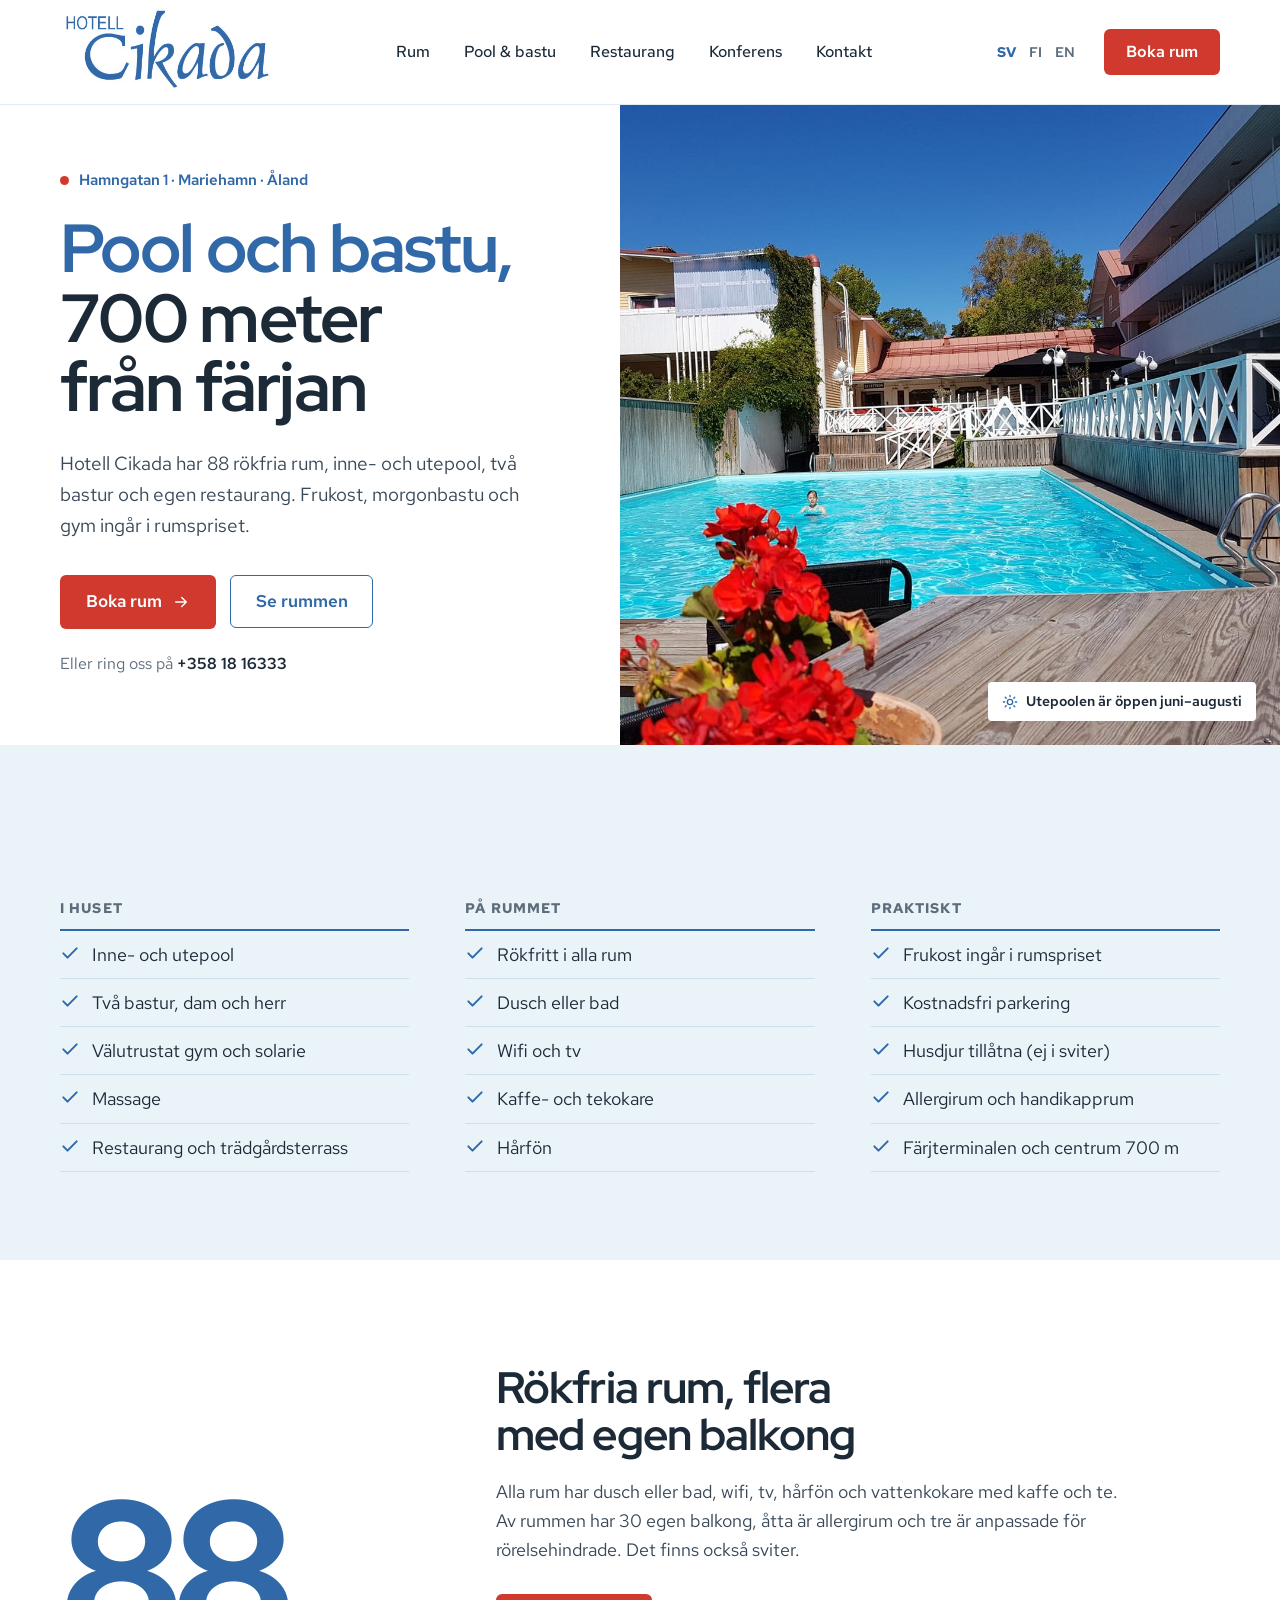
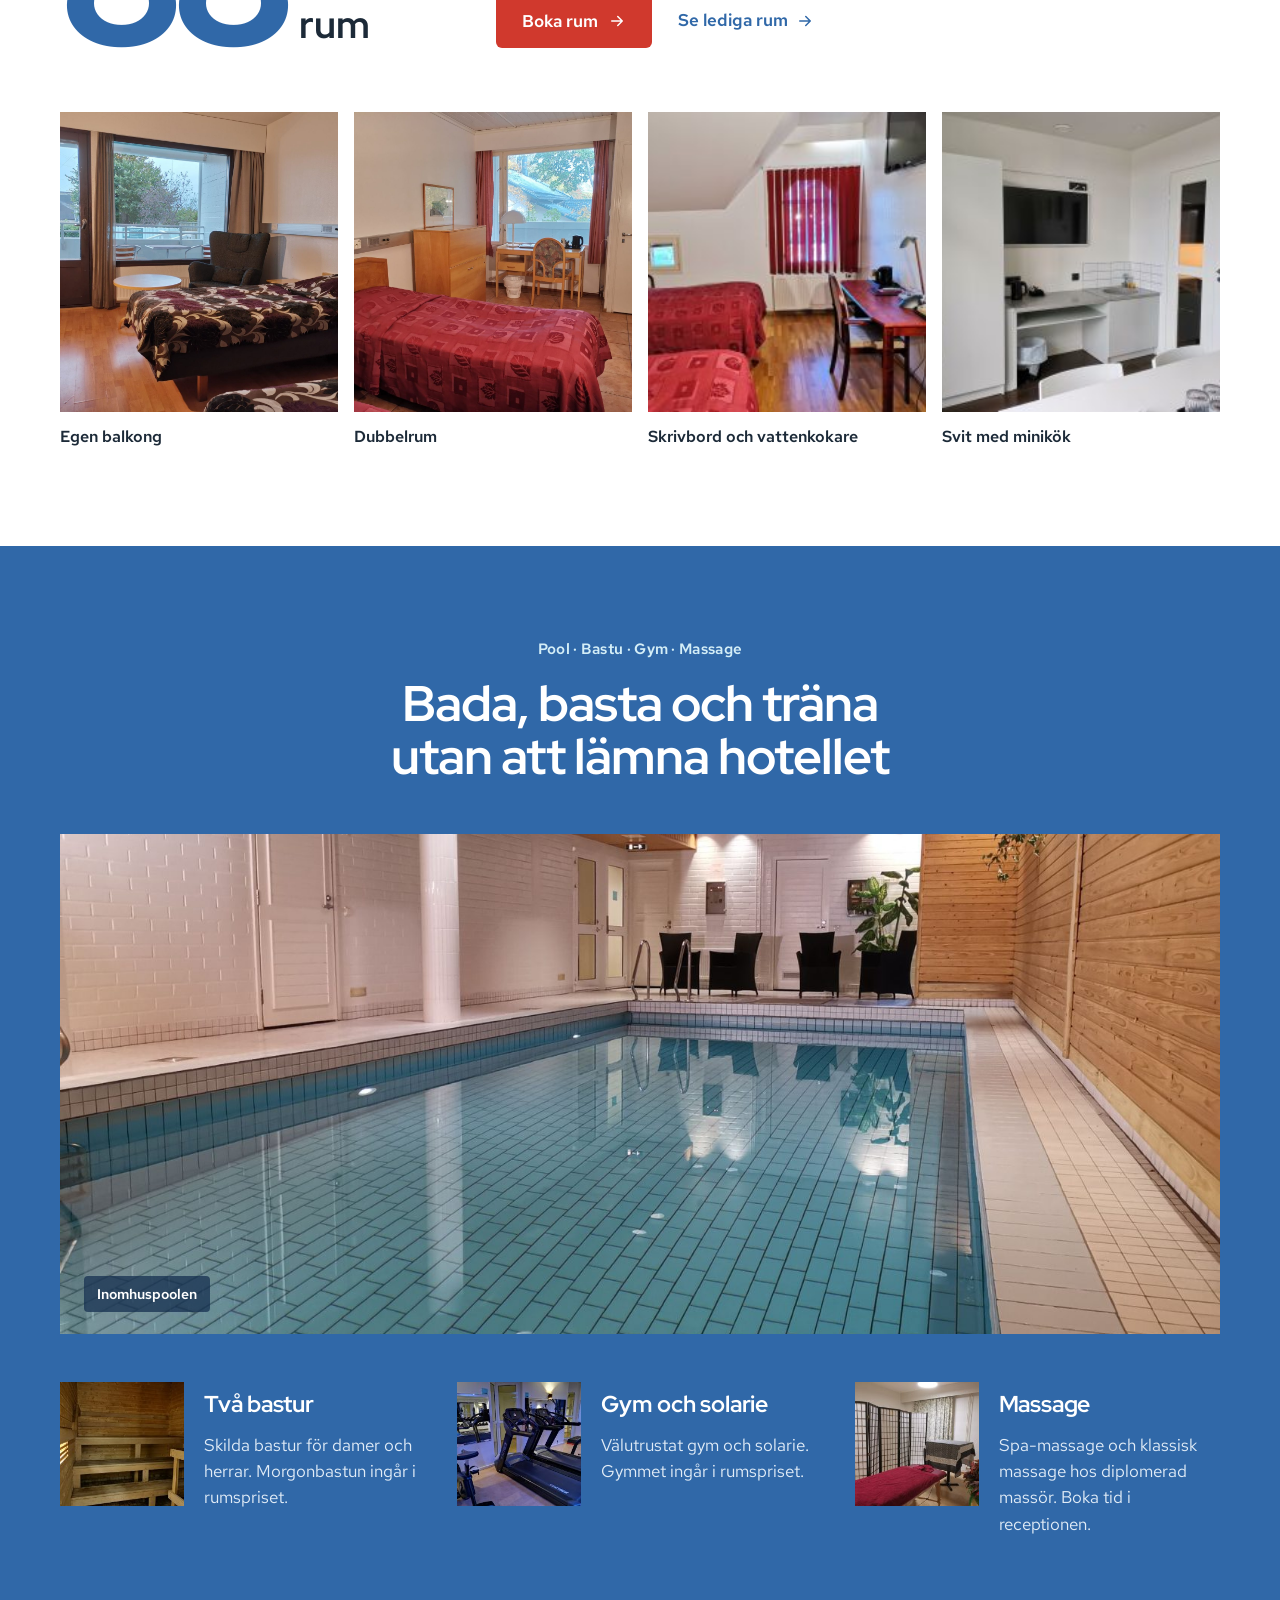
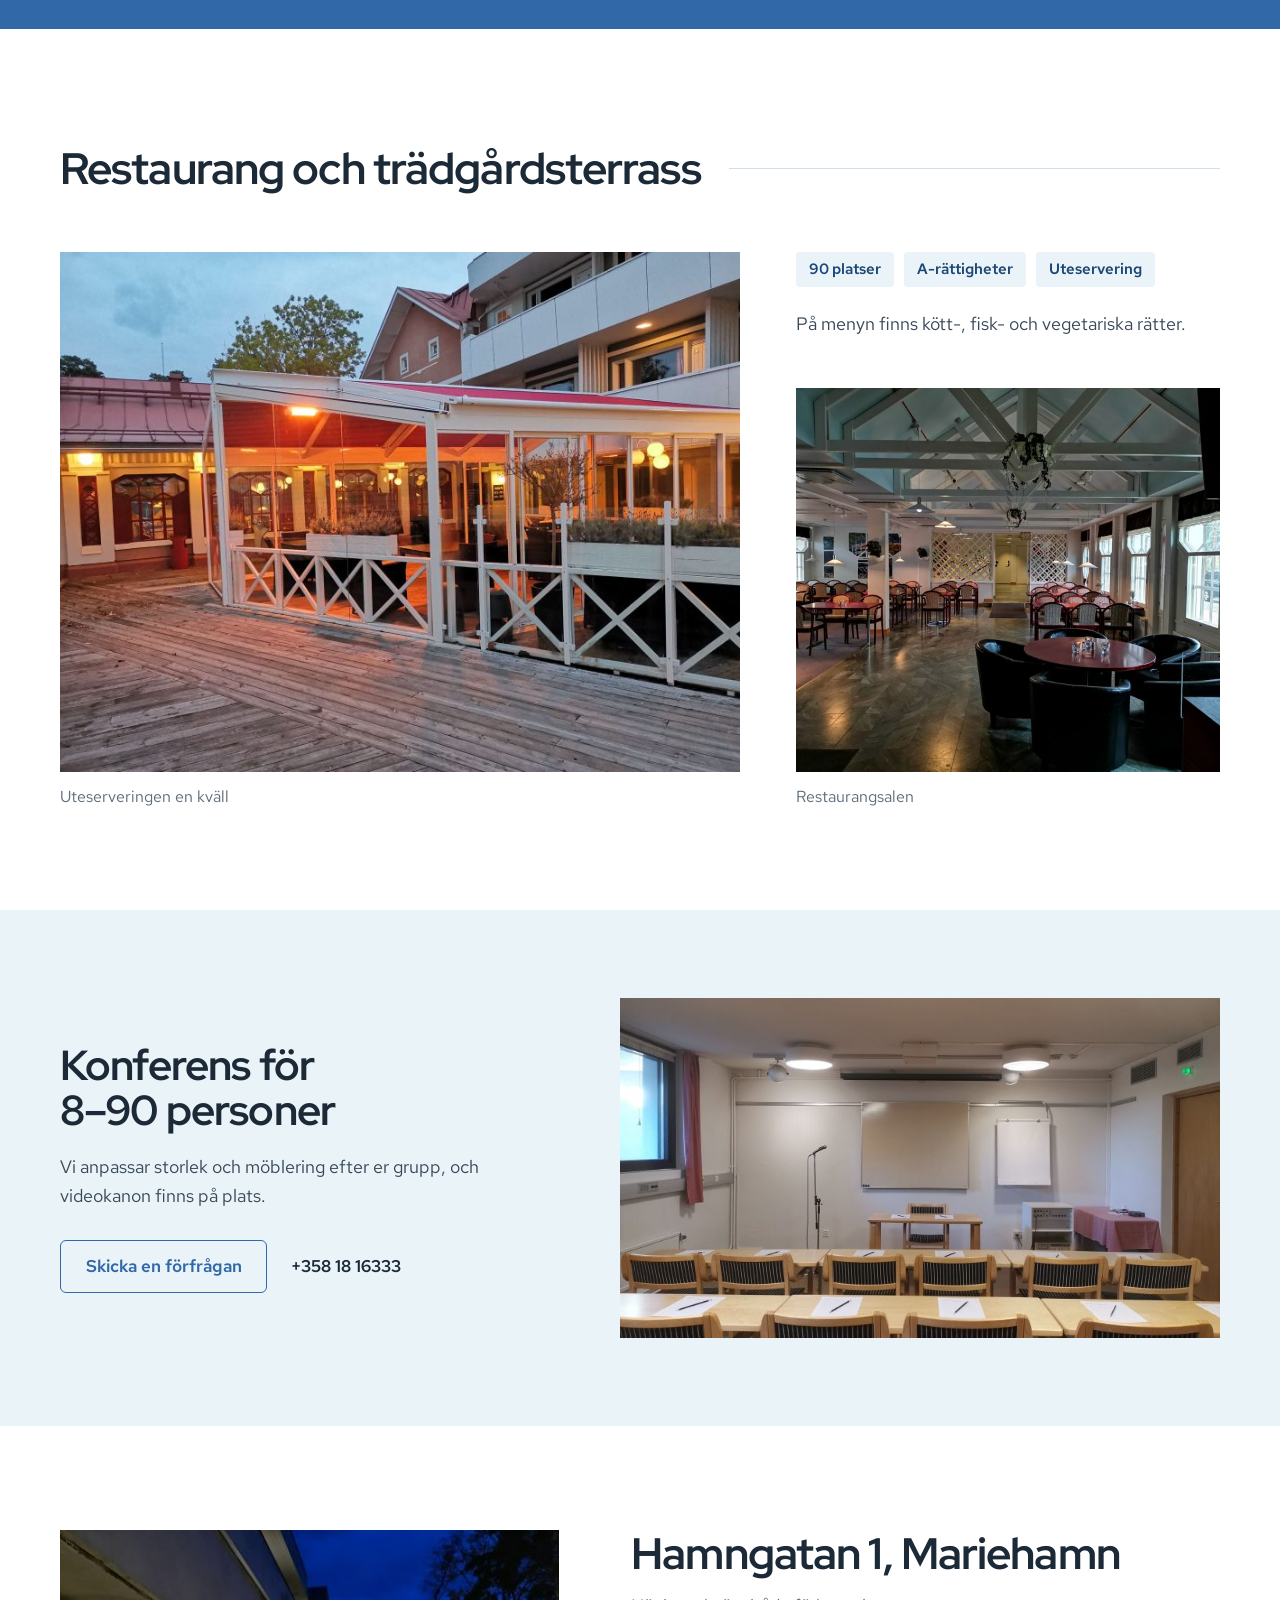
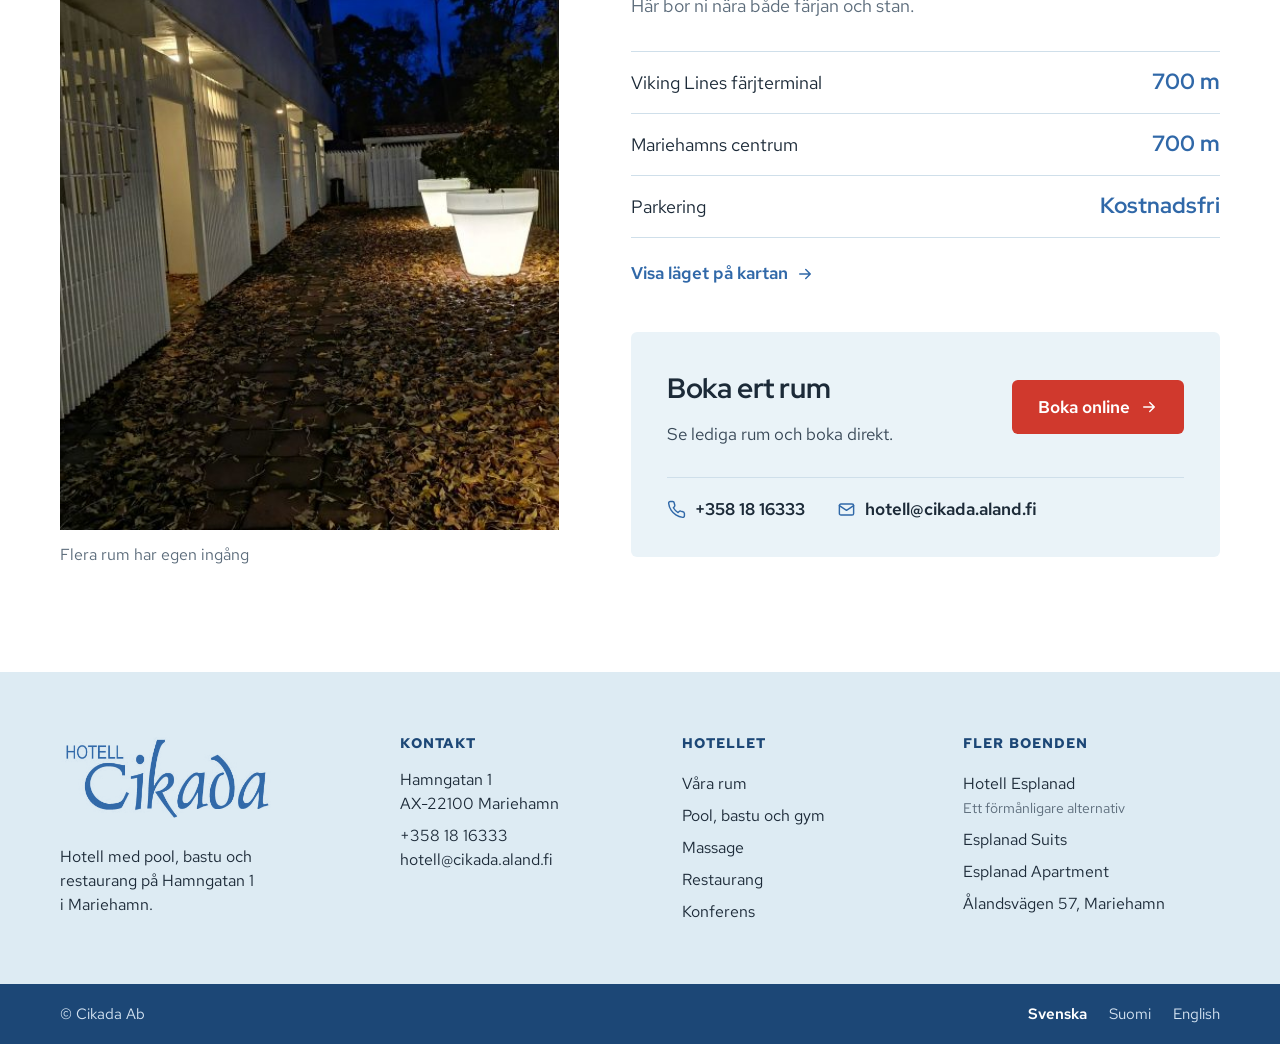
<file: index.html>
<!DOCTYPE html>
<html lang="sv-SE">
<head>
	<meta charset="UTF-8" />
	<meta name="viewport" content="width=device-width, initial-scale=1" />
<meta name='robots' content='noindex, nofollow' />
<link rel="alternate" hreflang="sv" href="index.html">
<link rel="alternate" hreflang="fi" href="fi/index.html">
<link rel="alternate" hreflang="en" href="en/index.html">
<link rel="alternate" hreflang="x-default" href="index.html">
<meta property="og:locale" content="sv_SE">
<meta name="description" content="Hotell Cikada på Hamngatan 1 i Mariehamn: 88 rökfria rum, inne- och utepool, två bastur, gym och restaurang, 700 meter från färjan. Frukost ingår.">
<meta property="og:description" content="Hotell Cikada på Hamngatan 1 i Mariehamn: 88 rökfria rum, inne- och utepool, två bastur, gym och restaurang, 700 meter från färjan. Frukost ingår.">
<meta property="og:title" content="Hotell Cikada &#8211; Pool och bastu i Mariehamn">
<meta property="og:type" content="website">
<meta property="og:image:width" content="1200">
<meta property="og:image:height" content="630">
<meta name="twitter:card" content="summary_large_image">
<title>Hotell Cikada &#8211; Pool och bastu i Mariehamn</title>
<style id="wp-img-auto-sizes-contain-inline-css">
img:is([sizes=auto i],[sizes^="auto," i]){contain-intrinsic-size:3000px 1500px}
/*# sourceURL=wp-img-auto-sizes-contain-inline-css */
</style>
<style id="wp-block-image-inline-css">
.wp-block-image>a,.wp-block-image>figure>a{display:inline-block}.wp-block-image img{box-sizing:border-box;height:auto;max-width:100%;vertical-align:bottom}@media not (prefers-reduced-motion){.wp-block-image img.hide{visibility:hidden}.wp-block-image img.show{animation:show-content-image .4s}}.wp-block-image[style*=border-radius] img,.wp-block-image[style*=border-radius]>a{border-radius:inherit}.wp-block-image.has-custom-border img{box-sizing:border-box}.wp-block-image.aligncenter{text-align:center}.wp-block-image.alignfull>a,.wp-block-image.alignwide>a{width:100%}.wp-block-image.alignfull img,.wp-block-image.alignwide img{height:auto;width:100%}.wp-block-image .aligncenter,.wp-block-image .alignleft,.wp-block-image .alignright,.wp-block-image.aligncenter,.wp-block-image.alignleft,.wp-block-image.alignright{display:table}.wp-block-image .aligncenter>figcaption,.wp-block-image .alignleft>figcaption,.wp-block-image .alignright>figcaption,.wp-block-image.aligncenter>figcaption,.wp-block-image.alignleft>figcaption,.wp-block-image.alignright>figcaption{caption-side:bottom;display:table-caption}.wp-block-image .alignleft{float:left;margin:.5em 1em .5em 0}.wp-block-image .alignright{float:right;margin:.5em 0 .5em 1em}.wp-block-image .aligncenter{margin-left:auto;margin-right:auto}.wp-block-image :where(figcaption){margin-bottom:1em;margin-top:.5em}.wp-block-image.is-style-circle-mask img{border-radius:9999px}@supports ((-webkit-mask-image:none) or (mask-image:none)) or (-webkit-mask-image:none){.wp-block-image.is-style-circle-mask img{border-radius:0;-webkit-mask-image:url('data:image/svg+xml;utf8,<svg viewBox="0 0 100 100" xmlns="http://www.w3.org/2000/svg"><circle cx="50" cy="50" r="50"/></svg>');mask-image:url('data:image/svg+xml;utf8,<svg viewBox="0 0 100 100" xmlns="http://www.w3.org/2000/svg"><circle cx="50" cy="50" r="50"/></svg>');mask-mode:alpha;-webkit-mask-position:center;mask-position:center;-webkit-mask-repeat:no-repeat;mask-repeat:no-repeat;-webkit-mask-size:contain;mask-size:contain}}:root :where(.wp-block-image.is-style-rounded img,.wp-block-image .is-style-rounded img){border-radius:9999px}.wp-block-image figure{margin:0}.wp-lightbox-container{display:flex;flex-direction:column;position:relative}.wp-lightbox-container img{cursor:zoom-in}.wp-lightbox-container img:hover+button{opacity:1}.wp-lightbox-container button{align-items:center;backdrop-filter:blur(16px) saturate(180%);background-color:rgba(90,90,90,.25);border:none;border-radius:4px;cursor:zoom-in;display:flex;height:20px;justify-content:center;opacity:0;padding:0;position:absolute;right:16px;text-align:center;top:16px;width:20px;z-index:100}@media not (prefers-reduced-motion){.wp-lightbox-container button{transition:opacity .2s ease}}.wp-lightbox-container button:focus-visible{outline:3px auto rgba(90,90,90,.25);outline:3px auto -webkit-focus-ring-color;outline-offset:3px}.wp-lightbox-container button:hover{cursor:pointer;opacity:1}.wp-lightbox-container button:focus{opacity:1}.wp-lightbox-container button:focus,.wp-lightbox-container button:hover,.wp-lightbox-container button:not(:hover):not(:active):not(.has-background){background-color:rgba(90,90,90,.25);border:none}.wp-lightbox-overlay{box-sizing:border-box;cursor:zoom-out;height:100vh;left:0;overflow:hidden;position:fixed;top:0;visibility:hidden;width:100%;z-index:100000}.wp-lightbox-overlay .wp-lightbox-close-button{align-items:center;cursor:pointer;display:flex;font-family:inherit;gap:8px;justify-content:center;line-height:1;min-height:40px;min-width:40px;padding:0 4px;position:absolute;right:calc(env(safe-area-inset-right) + 16px);top:calc(env(safe-area-inset-top) + 16px);z-index:5000000}.wp-lightbox-overlay .wp-lightbox-close-button:focus,.wp-lightbox-overlay .wp-lightbox-close-button:hover,.wp-lightbox-overlay .wp-lightbox-close-button:not(:hover):not(:active):not(.has-background){background:none;border:none}.wp-lightbox-overlay .wp-lightbox-close-button:has(.wp-lightbox-close-text:not([hidden])) .wp-lightbox-close-icon svg{height:1em;width:1em}.wp-lightbox-overlay .wp-lightbox-close-icon svg{display:block}.wp-lightbox-overlay .wp-lightbox-navigation-button-next,.wp-lightbox-overlay .wp-lightbox-navigation-button-prev{align-items:center;bottom:16px;cursor:pointer;display:flex;font-family:inherit;gap:4px;justify-content:center;line-height:1;min-height:40px;min-width:40px;padding:0 8px;position:absolute;z-index:2000002}.wp-lightbox-overlay .wp-lightbox-navigation-button-next[hidden],.wp-lightbox-overlay .wp-lightbox-navigation-button-prev[hidden]{display:none}@media (min-width:960px){.wp-lightbox-overlay .wp-lightbox-navigation-button-next,.wp-lightbox-overlay .wp-lightbox-navigation-button-prev{bottom:50%;transform:translateY(-50%)}}.wp-lightbox-overlay .wp-lightbox-navigation-button-next:focus,.wp-lightbox-overlay .wp-lightbox-navigation-button-next:hover,.wp-lightbox-overlay .wp-lightbox-navigation-button-next:not(:hover):not(:active):not(.has-background),.wp-lightbox-overlay .wp-lightbox-navigation-button-prev:focus,.wp-lightbox-overlay .wp-lightbox-navigation-button-prev:hover,.wp-lightbox-overlay .wp-lightbox-navigation-button-prev:not(:hover):not(:active):not(.has-background){background:none;border:none;padding:0 8px}.wp-lightbox-overlay .wp-lightbox-navigation-button-next:has(.wp-lightbox-navigation-text:not([hidden])) .wp-lightbox-navigation-icon svg,.wp-lightbox-overlay .wp-lightbox-navigation-button-prev:has(.wp-lightbox-navigation-text:not([hidden])) .wp-lightbox-navigation-icon svg{display:block;height:1.5em;width:1.5em}.wp-lightbox-overlay .wp-lightbox-navigation-button-prev{left:calc(env(safe-area-inset-left) + 16px)}.wp-lightbox-overlay .wp-lightbox-navigation-button-next{right:calc(env(safe-area-inset-right) + 16px)}.wp-lightbox-overlay .wp-lightbox-navigation-icon svg{vertical-align:middle}.wp-lightbox-overlay .lightbox-image-container{height:var(--wp--lightbox-container-height);left:50%;overflow:hidden;position:absolute;top:50%;transform:translate(-50%,-50%);transform-origin:top left;width:var(--wp--lightbox-container-width);z-index:2000001}.wp-lightbox-overlay .wp-block-image{align-items:center;box-sizing:border-box;display:flex;height:100%;justify-content:center;margin:0;position:relative;transform-origin:0 0;width:100%;z-index:3000000}.wp-lightbox-overlay .wp-block-image img{height:var(--wp--lightbox-image-height);min-height:var(--wp--lightbox-image-height);min-width:var(--wp--lightbox-image-width);width:var(--wp--lightbox-image-width)}.wp-lightbox-overlay .wp-block-image figcaption{display:none}.wp-lightbox-overlay button{background:none;border:none}.wp-lightbox-overlay .scrim{background-color:#fff;height:100%;opacity:.9;position:absolute;width:100%;z-index:2000000}.wp-lightbox-overlay.active{visibility:visible}@media not (prefers-reduced-motion){.wp-lightbox-overlay.active{animation:turn-on-visibility .25s both}.wp-lightbox-overlay.active img{animation:turn-on-visibility .35s both}.wp-lightbox-overlay.show-closing-animation:not(.active){animation:turn-off-visibility .35s both}.wp-lightbox-overlay.show-closing-animation:not(.active) img{animation:turn-off-visibility .25s both}.wp-lightbox-overlay.zoom.active{animation:none;opacity:1;visibility:visible}.wp-lightbox-overlay.zoom.active .lightbox-image-container{animation:lightbox-zoom-in .4s}.wp-lightbox-overlay.zoom.active .lightbox-image-container img{animation:none}.wp-lightbox-overlay.zoom.active .scrim{animation:turn-on-visibility .4s forwards}.wp-lightbox-overlay.zoom.show-closing-animation:not(.active){animation:none}.wp-lightbox-overlay.zoom.show-closing-animation:not(.active) .lightbox-image-container{animation:lightbox-zoom-out .4s}.wp-lightbox-overlay.zoom.show-closing-animation:not(.active) .lightbox-image-container img{animation:none}.wp-lightbox-overlay.zoom.show-closing-animation:not(.active) .scrim{animation:turn-off-visibility .4s forwards}}@keyframes show-content-image{0%{visibility:hidden}99%{visibility:hidden}to{visibility:visible}}@keyframes turn-on-visibility{0%{opacity:0}to{opacity:1}}@keyframes turn-off-visibility{0%{opacity:1;visibility:visible}99%{opacity:0;visibility:visible}to{opacity:0;visibility:hidden}}@keyframes lightbox-zoom-in{0%{transform:translate(calc((-100vw + var(--wp--lightbox-scrollbar-width))/2 + var(--wp--lightbox-initial-left-position)),calc(-50vh + var(--wp--lightbox-initial-top-position))) scale(var(--wp--lightbox-scale))}to{transform:translate(-50%,-50%) scale(1)}}@keyframes lightbox-zoom-out{0%{transform:translate(-50%,-50%) scale(1);visibility:visible}99%{visibility:visible}to{transform:translate(calc((-100vw + var(--wp--lightbox-scrollbar-width))/2 + var(--wp--lightbox-initial-left-position)),calc(-50vh + var(--wp--lightbox-initial-top-position))) scale(var(--wp--lightbox-scale));visibility:hidden}}
/*# sourceURL=./wp-includes/blocks/image/style.min.css */
</style>
<style id="wp-block-navigation-link-inline-css">
.wp-block-navigation .wp-block-navigation-item__label{overflow-wrap:break-word}.wp-block-navigation .wp-block-navigation-item__description{display:none}.link-ui-tools{outline:1px solid #f0f0f0;padding:8px}.link-ui-block-inserter{padding-top:8px}.link-ui-block-inserter__back{margin-left:8px;text-transform:uppercase}
/*# sourceURL=./wp-includes/blocks/navigation-link/style.min.css */
</style>
<link rel='stylesheet' id='wp-block-navigation-css' href='wp-includes/blocks/navigation/style.min.css' media='all' />
<style id="wp-block-paragraph-inline-css">
.is-small-text{font-size:.875em}.is-regular-text{font-size:1em}.is-large-text{font-size:2.25em}.is-larger-text{font-size:3em}.has-drop-cap:not(:focus):first-letter{float:left;font-size:8.4em;font-style:normal;font-weight:100;line-height:.68;margin:.05em .1em 0 0;text-transform:uppercase}body.rtl .has-drop-cap:not(:focus):first-letter{float:none;margin-left:.1em}p.has-drop-cap.has-background{overflow:hidden}:root :where(p.has-background){padding:1.25em 2.375em}:where(p.has-text-color:not(.has-link-color)) a{color:inherit}p.has-text-align-left[style*="writing-mode:vertical-lr"],p.has-text-align-right[style*="writing-mode:vertical-rl"]{rotate:180deg}
/*# sourceURL=./wp-includes/blocks/paragraph/style.min.css */
</style>
<style id="wp-block-button-inline-css">
.wp-block-button__link{align-content:center;box-sizing:border-box;cursor:pointer;display:inline-block;height:100%;text-align:center;word-break:break-word}.wp-block-button__link.aligncenter{text-align:center}.wp-block-button__link.alignright{text-align:right}:where(.wp-block-button__link){border-radius:9999px;box-shadow:none;padding:calc(.667em + 2px) calc(1.333em + 2px);text-decoration:none}.wp-block-button[style*=text-decoration] .wp-block-button__link{text-decoration:inherit}.wp-block-buttons>.wp-block-button.has-custom-width{max-width:none}.wp-block-buttons>.wp-block-button.has-custom-width .wp-block-button__link{width:100%}.wp-block-buttons>.wp-block-button.has-custom-font-size .wp-block-button__link{font-size:inherit}.wp-block-buttons>.wp-block-button[class*=wp-block-button__width]{width:calc(var(--wp--block-button--width)*1% - var(--wp--style--block-gap, .5em)*(1 - var(--wp--block-button--width)/100))}.wp-block-buttons>.wp-block-button.wp-block-button__width-25{width:calc(25% - var(--wp--style--block-gap, .5em)*.75)}.wp-block-buttons>.wp-block-button.wp-block-button__width-50{width:calc(50% - var(--wp--style--block-gap, .5em)*.5)}.wp-block-buttons>.wp-block-button.wp-block-button__width-75{width:calc(75% - var(--wp--style--block-gap, .5em)*.25)}.wp-block-buttons>.wp-block-button.wp-block-button__width-100{flex-basis:100%;width:100%}.wp-block-buttons.is-vertical>.wp-block-button[class*=wp-block-button__width]{width:calc(var(--wp--block-button--width)*1%)}.wp-block-buttons.is-vertical>.wp-block-button.wp-block-button__width-25{width:25%}.wp-block-buttons.is-vertical>.wp-block-button.wp-block-button__width-50{width:50%}.wp-block-buttons.is-vertical>.wp-block-button.wp-block-button__width-75{width:75%}.wp-block-button.is-style-squared,.wp-block-button__link.wp-block-button.is-style-squared{border-radius:0}.wp-block-button.no-border-radius,.wp-block-button__link.no-border-radius{border-radius:0!important}:root :where(.wp-block-button .wp-block-button__link.is-style-outline),:root :where(.wp-block-button.is-style-outline>.wp-block-button__link){border:2px solid;padding:.667em 1.333em}:root :where(.wp-block-button .wp-block-button__link.is-style-outline:not(.has-text-color)),:root :where(.wp-block-button.is-style-outline>.wp-block-button__link:not(.has-text-color)){color:currentColor}:root :where(.wp-block-button .wp-block-button__link.is-style-outline:not(.has-background)),:root :where(.wp-block-button.is-style-outline>.wp-block-button__link:not(.has-background)){background-color:transparent;background-image:none}
/*# sourceURL=./wp-includes/blocks/button/style.min.css */
</style>
<style id="wp-block-buttons-inline-css">
.wp-block-buttons{box-sizing:border-box}.wp-block-buttons.is-vertical{flex-direction:column}.wp-block-buttons.is-vertical>.wp-block-button:last-child{margin-bottom:0}.wp-block-buttons>.wp-block-button{display:inline-block;margin:0}.wp-block-buttons.is-content-justification-left{justify-content:flex-start}.wp-block-buttons.is-content-justification-left.is-vertical{align-items:flex-start}.wp-block-buttons.is-content-justification-center{justify-content:center}.wp-block-buttons.is-content-justification-center.is-vertical{align-items:center}.wp-block-buttons.is-content-justification-right{justify-content:flex-end}.wp-block-buttons.is-content-justification-right.is-vertical{align-items:flex-end}.wp-block-buttons.is-content-justification-space-between{justify-content:space-between}.wp-block-buttons.aligncenter{text-align:center}.wp-block-buttons:not(.is-content-justification-space-between,.is-content-justification-right,.is-content-justification-left,.is-content-justification-center) .wp-block-button.aligncenter{margin-left:auto;margin-right:auto;width:100%}.wp-block-buttons[style*=text-decoration] .wp-block-button,.wp-block-buttons[style*=text-decoration] .wp-block-button__link{text-decoration:inherit}.wp-block-buttons.has-custom-font-size .wp-block-button__link{font-size:inherit}.wp-block-buttons .wp-block-button__link{width:100%}.wp-block-button.aligncenter{text-align:center}
/*# sourceURL=./wp-includes/blocks/buttons/style.min.css */
</style>
<style id="wp-block-group-inline-css">
.wp-block-group{box-sizing:border-box}:where(.wp-block-group.wp-block-group-is-layout-constrained){position:relative}
/*# sourceURL=./wp-includes/blocks/group/style.min.css */
</style>
<style id="wp-block-heading-inline-css">
h1:where(.wp-block-heading).has-background,h2:where(.wp-block-heading).has-background,h3:where(.wp-block-heading).has-background,h4:where(.wp-block-heading).has-background,h5:where(.wp-block-heading).has-background,h6:where(.wp-block-heading).has-background{padding:1.25em 2.375em}h1.has-text-align-left[style*=writing-mode]:where([style*=vertical-lr]),h1.has-text-align-right[style*=writing-mode]:where([style*=vertical-rl]),h2.has-text-align-left[style*=writing-mode]:where([style*=vertical-lr]),h2.has-text-align-right[style*=writing-mode]:where([style*=vertical-rl]),h3.has-text-align-left[style*=writing-mode]:where([style*=vertical-lr]),h3.has-text-align-right[style*=writing-mode]:where([style*=vertical-rl]),h4.has-text-align-left[style*=writing-mode]:where([style*=vertical-lr]),h4.has-text-align-right[style*=writing-mode]:where([style*=vertical-rl]),h5.has-text-align-left[style*=writing-mode]:where([style*=vertical-lr]),h5.has-text-align-right[style*=writing-mode]:where([style*=vertical-rl]),h6.has-text-align-left[style*=writing-mode]:where([style*=vertical-lr]),h6.has-text-align-right[style*=writing-mode]:where([style*=vertical-rl]){rotate:180deg}
/*# sourceURL=./wp-includes/blocks/heading/style.min.css */
</style>
<style id="wp-block-columns-inline-css">
.wp-block-columns{box-sizing:border-box;display:flex;flex-wrap:wrap!important}@media (min-width:782px){.wp-block-columns{flex-wrap:nowrap!important}}.wp-block-columns{align-items:normal!important}.wp-block-columns.are-vertically-aligned-top{align-items:flex-start}.wp-block-columns.are-vertically-aligned-center{align-items:center}.wp-block-columns.are-vertically-aligned-bottom{align-items:flex-end}@media (max-width:781px){.wp-block-columns:not(.is-not-stacked-on-mobile)>.wp-block-column{flex-basis:100%!important}}@media (min-width:782px){.wp-block-columns:not(.is-not-stacked-on-mobile)>.wp-block-column{flex-basis:0;flex-grow:1}.wp-block-columns:not(.is-not-stacked-on-mobile)>.wp-block-column[style*=flex-basis]{flex-grow:0}}.wp-block-columns.is-not-stacked-on-mobile{flex-wrap:nowrap!important}.wp-block-columns.is-not-stacked-on-mobile>.wp-block-column{flex-basis:0;flex-grow:1}.wp-block-columns.is-not-stacked-on-mobile>.wp-block-column[style*=flex-basis]{flex-grow:0}:where(.wp-block-columns){margin-bottom:1.75em}:where(.wp-block-columns.has-background){padding:1.25em 2.375em}.wp-block-column{flex-grow:1;min-width:0;overflow-wrap:break-word;word-break:break-word}.wp-block-column.is-vertically-aligned-top{align-self:flex-start}.wp-block-column.is-vertically-aligned-center{align-self:center}.wp-block-column.is-vertically-aligned-bottom{align-self:flex-end}.wp-block-column.is-vertically-aligned-stretch{align-self:stretch}.wp-block-column.is-vertically-aligned-bottom,.wp-block-column.is-vertically-aligned-center,.wp-block-column.is-vertically-aligned-top{width:100%}
/*# sourceURL=./wp-includes/blocks/columns/style.min.css */
</style>
<style id="wp-block-list-inline-css">
ol,ul{box-sizing:border-box}:root :where(.wp-block-list.has-background){padding:1.25em 2.375em}
/*# sourceURL=./wp-includes/blocks/list/style.min.css */
</style>
<style id="wp-block-media-text-inline-css">
.wp-block-media-text{box-sizing:border-box;direction:ltr;display:grid;grid-template-columns:50% 1fr;grid-template-rows:auto}.wp-block-media-text.has-media-on-the-right{grid-template-columns:1fr 50%}.wp-block-media-text.is-vertically-aligned-top>.wp-block-media-text__content,.wp-block-media-text.is-vertically-aligned-top>.wp-block-media-text__media{align-self:start}.wp-block-media-text.is-vertically-aligned-center>.wp-block-media-text__content,.wp-block-media-text.is-vertically-aligned-center>.wp-block-media-text__media,.wp-block-media-text>.wp-block-media-text__content,.wp-block-media-text>.wp-block-media-text__media{align-self:center}.wp-block-media-text.is-vertically-aligned-bottom>.wp-block-media-text__content,.wp-block-media-text.is-vertically-aligned-bottom>.wp-block-media-text__media{align-self:end}.wp-block-media-text>.wp-block-media-text__media{grid-column:1;grid-row:1;margin:0}.wp-block-media-text>.wp-block-media-text__content{direction:ltr;grid-column:2;grid-row:1;padding:0 8%;word-break:break-word}.wp-block-media-text.has-media-on-the-right>.wp-block-media-text__media{grid-column:2;grid-row:1}.wp-block-media-text.has-media-on-the-right>.wp-block-media-text__content{grid-column:1;grid-row:1}.wp-block-media-text__media a{display:block}.wp-block-media-text__media img,.wp-block-media-text__media video{height:auto;max-width:unset;vertical-align:middle;width:100%}.wp-block-media-text.is-image-fill>.wp-block-media-text__media{background-size:cover;height:100%;min-height:250px}.wp-block-media-text.is-image-fill>.wp-block-media-text__media>a{display:block;height:100%}.wp-block-media-text.is-image-fill>.wp-block-media-text__media img{clip:rect(0,0,0,0);border:0;height:1px;margin:-1px;overflow:hidden;padding:0;position:absolute;width:1px}.wp-block-media-text.is-image-fill-element>.wp-block-media-text__media{height:100%;min-height:250px;position:relative}.wp-block-media-text.is-image-fill-element>.wp-block-media-text__media>a{display:block;height:100%}.wp-block-media-text.is-image-fill-element>.wp-block-media-text__media img{height:100%;-o-object-fit:cover;object-fit:cover;position:absolute;width:100%}@media (max-width:600px){.wp-block-media-text.is-stacked-on-mobile{grid-template-columns:100%!important}.wp-block-media-text.is-stacked-on-mobile>.wp-block-media-text__media{grid-column:1;grid-row:1}.wp-block-media-text.is-stacked-on-mobile>.wp-block-media-text__content{grid-column:1;grid-row:2}}
/*# sourceURL=./wp-includes/blocks/media-text/style.min.css */
</style>
<style id="wp-block-table-inline-css">
.wp-block-table{overflow-x:auto}.wp-block-table table{border-collapse:collapse;width:100%}.wp-block-table thead{border-bottom:3px solid}.wp-block-table tfoot{border-top:3px solid}.wp-block-table td,.wp-block-table th{border:1px solid;padding:.5em}.wp-block-table .has-fixed-layout{table-layout:fixed;width:100%}.wp-block-table .has-fixed-layout td,.wp-block-table .has-fixed-layout th{word-break:break-word}.wp-block-table.aligncenter,.wp-block-table.alignleft,.wp-block-table.alignright{display:table;width:auto}.wp-block-table.aligncenter td,.wp-block-table.aligncenter th,.wp-block-table.alignleft td,.wp-block-table.alignleft th,.wp-block-table.alignright td,.wp-block-table.alignright th{word-break:break-word}.wp-block-table .has-subtle-light-gray-background-color{background-color:#f3f4f5}.wp-block-table .has-subtle-pale-green-background-color{background-color:#e9fbe5}.wp-block-table .has-subtle-pale-blue-background-color{background-color:#e7f5fe}.wp-block-table .has-subtle-pale-pink-background-color{background-color:#fcf0ef}.wp-block-table.is-style-stripes{background-color:transparent;border-collapse:inherit;border-spacing:0}.wp-block-table.is-style-stripes tbody tr:nth-child(odd){background-color:#f0f0f0}.wp-block-table.is-style-stripes.has-subtle-light-gray-background-color tbody tr:nth-child(odd){background-color:#f3f4f5}.wp-block-table.is-style-stripes.has-subtle-pale-green-background-color tbody tr:nth-child(odd){background-color:#e9fbe5}.wp-block-table.is-style-stripes.has-subtle-pale-blue-background-color tbody tr:nth-child(odd){background-color:#e7f5fe}.wp-block-table.is-style-stripes.has-subtle-pale-pink-background-color tbody tr:nth-child(odd){background-color:#fcf0ef}.wp-block-table.is-style-stripes td,.wp-block-table.is-style-stripes th{border-color:transparent}.wp-block-table.is-style-stripes{border-bottom:1px solid #f0f0f0}.wp-block-table .has-border-color td,.wp-block-table .has-border-color th,.wp-block-table .has-border-color tr,.wp-block-table .has-border-color>*{border-color:inherit}.wp-block-table table[style*=border-top-color] tr:first-child,.wp-block-table table[style*=border-top-color] tr:first-child td,.wp-block-table table[style*=border-top-color] tr:first-child th,.wp-block-table table[style*=border-top-color]>*,.wp-block-table table[style*=border-top-color]>* td,.wp-block-table table[style*=border-top-color]>* th{border-top-color:inherit}.wp-block-table table[style*=border-top-color] tr:not(:first-child){border-top-color:currentColor}.wp-block-table table[style*=border-right-color] td:last-child,.wp-block-table table[style*=border-right-color] th,.wp-block-table table[style*=border-right-color] tr,.wp-block-table table[style*=border-right-color]>*{border-right-color:inherit}.wp-block-table table[style*=border-bottom-color] tr:last-child,.wp-block-table table[style*=border-bottom-color] tr:last-child td,.wp-block-table table[style*=border-bottom-color] tr:last-child th,.wp-block-table table[style*=border-bottom-color]>*,.wp-block-table table[style*=border-bottom-color]>* td,.wp-block-table table[style*=border-bottom-color]>* th{border-bottom-color:inherit}.wp-block-table table[style*=border-bottom-color] tr:not(:last-child){border-bottom-color:currentColor}.wp-block-table table[style*=border-left-color] td:first-child,.wp-block-table table[style*=border-left-color] th,.wp-block-table table[style*=border-left-color] tr,.wp-block-table table[style*=border-left-color]>*{border-left-color:inherit}.wp-block-table table[style*=border-style] td,.wp-block-table table[style*=border-style] th,.wp-block-table table[style*=border-style] tr,.wp-block-table table[style*=border-style]>*{border-style:inherit}.wp-block-table table[style*=border-width] td,.wp-block-table table[style*=border-width] th,.wp-block-table table[style*=border-width] tr,.wp-block-table table[style*=border-width]>*{border-style:inherit;border-width:inherit}
/*# sourceURL=./wp-includes/blocks/table/style.min.css */
</style>
<style id="wp-block-post-content-inline-css">
.wp-block-post-content{display:flow-root}
/*# sourceURL=./wp-includes/blocks/post-content/style.min.css */
</style>
<style id="wp-block-library-inline-css">
:root{--wp-block-synced-color:#7a00df;--wp-block-synced-color--rgb:122,0,223;--wp-bound-block-color:var(--wp-block-synced-color);--wp-editor-canvas-background:#ddd;--wp-admin-theme-color:#007cba;--wp-admin-theme-color--rgb:0,124,186;--wp-admin-theme-color-darker-10:#006ba1;--wp-admin-theme-color-darker-10--rgb:0,107,160.5;--wp-admin-theme-color-darker-20:#005a87;--wp-admin-theme-color-darker-20--rgb:0,90,135;--wp-admin-border-width-focus:2px}@media (min-resolution:192dpi){:root{--wp-admin-border-width-focus:1.5px}}.wp-element-button{cursor:pointer}:root .has-very-light-gray-background-color{background-color:#eee}:root .has-very-dark-gray-background-color{background-color:#313131}:root .has-very-light-gray-color{color:#eee}:root .has-very-dark-gray-color{color:#313131}:root .has-vivid-green-cyan-to-vivid-cyan-blue-gradient-background{background:linear-gradient(135deg,#00d084,#0693e3)}:root .has-purple-crush-gradient-background{background:linear-gradient(135deg,#34e2e4,#4721fb 50%,#ab1dfe)}:root .has-hazy-dawn-gradient-background{background:linear-gradient(135deg,#faaca8,#dad0ec)}:root .has-subdued-olive-gradient-background{background:linear-gradient(135deg,#fafae1,#67a671)}:root .has-atomic-cream-gradient-background{background:linear-gradient(135deg,#fdd79a,#004a59)}:root .has-nightshade-gradient-background{background:linear-gradient(135deg,#330968,#31cdcf)}:root .has-midnight-gradient-background{background:linear-gradient(135deg,#020381,#2874fc)}:root{--wp--preset--font-size--normal:16px;--wp--preset--font-size--huge:42px}.has-regular-font-size{font-size:1em}.has-larger-font-size{font-size:2.625em}.has-normal-font-size{font-size:var(--wp--preset--font-size--normal)}.has-huge-font-size{font-size:var(--wp--preset--font-size--huge)}:root .has-text-align-center{text-align:center}:root .has-text-align-left{text-align:left}:root .has-text-align-right{text-align:right}.has-fit-text{white-space:nowrap!important}#end-resizable-editor-section{display:none}.aligncenter{clear:both}.items-justified-left{justify-content:flex-start}.items-justified-center{justify-content:center}.items-justified-right{justify-content:flex-end}.items-justified-space-between{justify-content:space-between}.screen-reader-text{word-wrap:normal!important;border:0;clip-path:inset(50%);height:1px;margin:-1px;overflow:hidden;padding:0;position:absolute;width:1px;word-break:normal!important}.screen-reader-text:focus{background-color:#ddd;clip-path:none;color:#444;display:block;font-size:1em;height:auto;left:5px;line-height:normal;padding:15px 23px 14px;text-decoration:none;top:5px;width:auto;z-index:100000}html :where(.has-border-color){border-style:solid}html :where([style^=border-color],[style*=";border-color"],[style*="; border-color"]){border-style:solid}html :where([style^=border-top-color],[style*=";border-top-color"],[style*="; border-top-color"]){border-top-style:solid}html :where([style^=border-right-color],[style*=";border-right-color"],[style*="; border-right-color"]){border-right-style:solid}html :where([style^=border-bottom-color],[style*=";border-bottom-color"],[style*="; border-bottom-color"]){border-bottom-style:solid}html :where([style^=border-left-color],[style*=";border-left-color"],[style*="; border-left-color"]){border-left-style:solid}html :where([style^=border-width],[style*=";border-width"],[style*="; border-width"]){border-style:solid}html :where([style^=border-top-width],[style*=";border-top-width"],[style*="; border-top-width"]){border-top-style:solid}html :where([style^=border-right-width],[style*=";border-right-width"],[style*="; border-right-width"]){border-right-style:solid}html :where([style^=border-bottom-width],[style*=";border-bottom-width"],[style*="; border-bottom-width"]){border-bottom-style:solid}html :where([style^=border-left-width],[style*=";border-left-width"],[style*="; border-left-width"]){border-left-style:solid}html :where(img[class*=wp-image-]){height:auto;max-width:100%}:where(figure){margin:0 0 1em}html :where(.is-position-sticky){--wp-admin--admin-bar--position-offset:var(--wp-admin--admin-bar--height,0px)}@media screen and (max-width:600px){html :where(.is-position-sticky){--wp-admin--admin-bar--position-offset:0px}}
/*# sourceURL=/wp-includes/css/dist/block-library/common.min.css */
</style>
<style id="global-styles-inline-css">
:root{--wp--preset--aspect-ratio--square: 1;--wp--preset--aspect-ratio--4-3: 4/3;--wp--preset--aspect-ratio--3-4: 3/4;--wp--preset--aspect-ratio--3-2: 3/2;--wp--preset--aspect-ratio--2-3: 2/3;--wp--preset--aspect-ratio--16-9: 16/9;--wp--preset--aspect-ratio--9-16: 9/16;--wp--preset--color--black: #000000;--wp--preset--color--cyan-bluish-gray: #abb8c3;--wp--preset--color--white: #FFFFFF;--wp--preset--color--pale-pink: #f78da7;--wp--preset--color--vivid-red: #cf2e2e;--wp--preset--color--luminous-vivid-orange: #ff6900;--wp--preset--color--luminous-vivid-amber: #fcb900;--wp--preset--color--light-green-cyan: #7bdcb5;--wp--preset--color--vivid-green-cyan: #00d084;--wp--preset--color--pale-cyan-blue: #8ed1fc;--wp--preset--color--vivid-cyan-blue: #0693e3;--wp--preset--color--vivid-purple: #9b51e0;--wp--preset--color--blue: #3068A8;--wp--preset--color--blue-dark: #245890;--wp--preset--color--blue-deep: #1C4776;--wp--preset--color--sky: #EAF3F8;--wp--preset--color--sky-2: #DDEBF3;--wp--preset--color--line: #CFDFEA;--wp--preset--color--red: #D0392D;--wp--preset--color--ink: #1C2A38;--wp--preset--color--text: #384857;--wp--preset--color--muted: #5C6C7B;--wp--preset--gradient--vivid-cyan-blue-to-vivid-purple: linear-gradient(135deg,rgb(6,147,227) 0%,rgb(155,81,224) 100%);--wp--preset--gradient--light-green-cyan-to-vivid-green-cyan: linear-gradient(135deg,rgb(122,220,180) 0%,rgb(0,208,130) 100%);--wp--preset--gradient--luminous-vivid-amber-to-luminous-vivid-orange: linear-gradient(135deg,rgb(252,185,0) 0%,rgb(255,105,0) 100%);--wp--preset--gradient--luminous-vivid-orange-to-vivid-red: linear-gradient(135deg,rgb(255,105,0) 0%,rgb(207,46,46) 100%);--wp--preset--gradient--very-light-gray-to-cyan-bluish-gray: linear-gradient(135deg,rgb(238,238,238) 0%,rgb(169,184,195) 100%);--wp--preset--gradient--cool-to-warm-spectrum: linear-gradient(135deg,rgb(74,234,220) 0%,rgb(151,120,209) 20%,rgb(207,42,186) 40%,rgb(238,44,130) 60%,rgb(251,105,98) 80%,rgb(254,248,76) 100%);--wp--preset--gradient--blush-light-purple: linear-gradient(135deg,rgb(255,206,236) 0%,rgb(152,150,240) 100%);--wp--preset--gradient--blush-bordeaux: linear-gradient(135deg,rgb(254,205,165) 0%,rgb(254,45,45) 50%,rgb(107,0,62) 100%);--wp--preset--gradient--luminous-dusk: linear-gradient(135deg,rgb(255,203,112) 0%,rgb(199,81,192) 50%,rgb(65,88,208) 100%);--wp--preset--gradient--pale-ocean: linear-gradient(135deg,rgb(255,245,203) 0%,rgb(182,227,212) 50%,rgb(51,167,181) 100%);--wp--preset--gradient--electric-grass: linear-gradient(135deg,rgb(202,248,128) 0%,rgb(113,206,126) 100%);--wp--preset--gradient--midnight: linear-gradient(135deg,rgb(2,3,129) 0%,rgb(40,116,252) 100%);--wp--preset--font-size--small: 15px;--wp--preset--font-size--medium: clamp(14px, 0.875rem + ((1vw - 3.2px) * 0.625), 20px);--wp--preset--font-size--large: clamp(22.041px, 1.378rem + ((1vw - 3.2px) * 1.454), 36px);--wp--preset--font-size--x-large: clamp(25.014px, 1.563rem + ((1vw - 3.2px) * 1.769), 42px);--wp--preset--font-size--base: clamp(17px, 1.063rem + ((1vw - 3.2px) * 0.104), 18px);--wp--preset--font-size--lead: clamp(18px, 1.125rem + ((1vw - 3.2px) * 0.156), 19.5px);--wp--preset--font-size--card: clamp(21px, 1.313rem + ((1vw - 3.2px) * 0.208), 23px);--wp--preset--font-size--section: clamp(31px, 1.938rem + ((1vw - 3.2px) * 1.354), 44px);--wp--preset--font-size--section-large: clamp(33px, 2.063rem + ((1vw - 3.2px) * 1.771), 50px);--wp--preset--font-size--hero: clamp(42px, 2.625rem + ((1vw - 3.2px) * 2.708), 68px);--wp--preset--font-family--display: "Red Hat Display", system-ui, sans-serif;--wp--preset--font-family--text: "Red Hat Text", system-ui, sans-serif;--wp--preset--spacing--20: 0.44rem;--wp--preset--spacing--30: 0.67rem;--wp--preset--spacing--40: 1rem;--wp--preset--spacing--50: 1.5rem;--wp--preset--spacing--60: 2.25rem;--wp--preset--spacing--70: 3.38rem;--wp--preset--spacing--80: 5.06rem;--wp--preset--shadow--natural: 6px 6px 9px rgba(0, 0, 0, 0.2);--wp--preset--shadow--deep: 12px 12px 50px rgba(0, 0, 0, 0.4);--wp--preset--shadow--sharp: 6px 6px 0px rgba(0, 0, 0, 0.2);--wp--preset--shadow--outlined: 6px 6px 0px -3px rgb(255, 255, 255), 6px 6px rgb(0, 0, 0);--wp--preset--shadow--crisp: 6px 6px 0px rgb(0, 0, 0);}.wp-block-button{--wp--preset--dimension--25: 25%;--wp--preset--dimension--50: 50%;--wp--preset--dimension--75: 75%;--wp--preset--dimension--100: 100%;}:root { --wp--style--global--content-size: 1160px;--wp--style--global--wide-size: 1280px; }:where(body) { margin: 0; }.wp-site-blocks { padding-top: var(--wp--style--root--padding-top); padding-bottom: var(--wp--style--root--padding-bottom); }.has-global-padding { padding-right: var(--wp--style--root--padding-right); padding-left: var(--wp--style--root--padding-left); }.has-global-padding > .alignfull { margin-right: calc(var(--wp--style--root--padding-right) * -1); margin-left: calc(var(--wp--style--root--padding-left) * -1); }.has-global-padding :where(:not(.alignfull.is-layout-flow) > .has-global-padding:not(.wp-block-block, .alignfull)) { padding-right: 0; padding-left: 0; }.has-global-padding :where(:not(.alignfull.is-layout-flow) > .has-global-padding:not(.wp-block-block, .alignfull)) > .alignfull { margin-left: 0; margin-right: 0; }.wp-site-blocks > .alignleft { float: left; margin-right: 2em; }.wp-site-blocks > .alignright { float: right; margin-left: 2em; }.wp-site-blocks > .aligncenter { justify-content: center; margin-left: auto; margin-right: auto; }:where(.is-layout-flex){gap: 0.5em;}:where(.is-layout-grid){gap: 0.5em;}.is-layout-flow > .alignleft{float: left;margin-inline-start: 0;margin-inline-end: 2em;}.is-layout-flow > .alignright{float: right;margin-inline-start: 2em;margin-inline-end: 0;}.is-layout-flow > .aligncenter{margin-left: auto !important;margin-right: auto !important;}.is-layout-constrained > .alignleft{float: left;margin-inline-start: 0;margin-inline-end: 2em;}.is-layout-constrained > .alignright{float: right;margin-inline-start: 2em;margin-inline-end: 0;}.is-layout-constrained > .aligncenter{margin-left: auto !important;margin-right: auto !important;}.is-layout-constrained > :where(:not(.alignleft):not(.alignright):not(.alignfull)){max-width: var(--wp--style--global--content-size);margin-left: auto !important;margin-right: auto !important;}.is-layout-constrained > .alignwide{max-width: var(--wp--style--global--wide-size);}body .is-layout-flex{display: flex;}.is-layout-flex{flex-wrap: wrap;align-items: center;}.is-layout-flex > :is(*, div){margin: 0;}body .is-layout-grid{display: grid;}.is-layout-grid > :is(*, div){margin: 0;}body{background-color: var(--wp--preset--color--white);color: var(--wp--preset--color--text);font-family: var(--wp--preset--font-family--text);font-size: var(--wp--preset--font-size--base);line-height: 1.62;--wp--style--root--padding-top: 0px;--wp--style--root--padding-right: clamp(16px, 4vw, 40px);--wp--style--root--padding-bottom: 0px;--wp--style--root--padding-left: clamp(16px, 4vw, 40px);}a:where(:not(.wp-element-button)){color: var(--wp--preset--color--blue);}:root :where(a:where(:not(.wp-element-button)):hover){color: var(--wp--preset--color--blue-deep);}h1, h2, h3, h4, h5, h6{color: var(--wp--preset--color--ink);font-family: var(--wp--preset--font-family--display);font-weight: 700;letter-spacing: -0.02em;line-height: 1.08;}h1{font-size: var(--wp--preset--font-size--hero);letter-spacing: -0.025em;line-height: 1.02;}h2{font-size: var(--wp--preset--font-size--section);}h3{font-size: var(--wp--preset--font-size--card);letter-spacing: -0.01em;}:root :where(.wp-element-button, .wp-block-button__link){background-color: var(--wp--preset--color--red);border-radius: 6px;border-width: 0;color: var(--wp--preset--color--white);font-family: var(--wp--preset--font-family--text);font-size: clamp(14px, 0.875rem + ((1vw - 3.2px) * 0.313), 17px);font-style: inherit;font-weight: 600;letter-spacing: inherit;line-height: 1;padding-top: 18px;padding-right: 26px;padding-bottom: 18px;padding-left: 26px;text-decoration: none;text-transform: inherit;}:root :where(.wp-element-button:hover, .wp-block-button__link:hover){background-color: #B42F24;color: var(--wp--preset--color--white);}:root :where(.wp-element-caption, .wp-block-audio figcaption, .wp-block-embed figcaption, .wp-block-gallery figcaption, .wp-block-image figcaption, .wp-block-table figcaption, .wp-block-video figcaption){color: var(--wp--preset--color--muted);font-size: clamp(14px, 0.875rem + ((1vw - 3.2px) * 0.208), 16px);}.has-black-color{color: var(--wp--preset--color--black) !important;}.has-cyan-bluish-gray-color{color: var(--wp--preset--color--cyan-bluish-gray) !important;}.has-white-color{color: var(--wp--preset--color--white) !important;}.has-pale-pink-color{color: var(--wp--preset--color--pale-pink) !important;}.has-vivid-red-color{color: var(--wp--preset--color--vivid-red) !important;}.has-luminous-vivid-orange-color{color: var(--wp--preset--color--luminous-vivid-orange) !important;}.has-luminous-vivid-amber-color{color: var(--wp--preset--color--luminous-vivid-amber) !important;}.has-light-green-cyan-color{color: var(--wp--preset--color--light-green-cyan) !important;}.has-vivid-green-cyan-color{color: var(--wp--preset--color--vivid-green-cyan) !important;}.has-pale-cyan-blue-color{color: var(--wp--preset--color--pale-cyan-blue) !important;}.has-vivid-cyan-blue-color{color: var(--wp--preset--color--vivid-cyan-blue) !important;}.has-vivid-purple-color{color: var(--wp--preset--color--vivid-purple) !important;}.has-blue-color{color: var(--wp--preset--color--blue) !important;}.has-blue-dark-color{color: var(--wp--preset--color--blue-dark) !important;}.has-blue-deep-color{color: var(--wp--preset--color--blue-deep) !important;}.has-sky-color{color: var(--wp--preset--color--sky) !important;}.has-sky-2-color{color: var(--wp--preset--color--sky-2) !important;}.has-line-color{color: var(--wp--preset--color--line) !important;}.has-red-color{color: var(--wp--preset--color--red) !important;}.has-ink-color{color: var(--wp--preset--color--ink) !important;}.has-text-color{color: var(--wp--preset--color--text) !important;}.has-muted-color{color: var(--wp--preset--color--muted) !important;}.has-black-background-color{background-color: var(--wp--preset--color--black) !important;}.has-cyan-bluish-gray-background-color{background-color: var(--wp--preset--color--cyan-bluish-gray) !important;}.has-white-background-color{background-color: var(--wp--preset--color--white) !important;}.has-pale-pink-background-color{background-color: var(--wp--preset--color--pale-pink) !important;}.has-vivid-red-background-color{background-color: var(--wp--preset--color--vivid-red) !important;}.has-luminous-vivid-orange-background-color{background-color: var(--wp--preset--color--luminous-vivid-orange) !important;}.has-luminous-vivid-amber-background-color{background-color: var(--wp--preset--color--luminous-vivid-amber) !important;}.has-light-green-cyan-background-color{background-color: var(--wp--preset--color--light-green-cyan) !important;}.has-vivid-green-cyan-background-color{background-color: var(--wp--preset--color--vivid-green-cyan) !important;}.has-pale-cyan-blue-background-color{background-color: var(--wp--preset--color--pale-cyan-blue) !important;}.has-vivid-cyan-blue-background-color{background-color: var(--wp--preset--color--vivid-cyan-blue) !important;}.has-vivid-purple-background-color{background-color: var(--wp--preset--color--vivid-purple) !important;}.has-blue-background-color{background-color: var(--wp--preset--color--blue) !important;}.has-blue-dark-background-color{background-color: var(--wp--preset--color--blue-dark) !important;}.has-blue-deep-background-color{background-color: var(--wp--preset--color--blue-deep) !important;}.has-sky-background-color{background-color: var(--wp--preset--color--sky) !important;}.has-sky-2-background-color{background-color: var(--wp--preset--color--sky-2) !important;}.has-line-background-color{background-color: var(--wp--preset--color--line) !important;}.has-red-background-color{background-color: var(--wp--preset--color--red) !important;}.has-ink-background-color{background-color: var(--wp--preset--color--ink) !important;}.has-text-background-color{background-color: var(--wp--preset--color--text) !important;}.has-muted-background-color{background-color: var(--wp--preset--color--muted) !important;}.has-black-border-color{border-color: var(--wp--preset--color--black) !important;}.has-cyan-bluish-gray-border-color{border-color: var(--wp--preset--color--cyan-bluish-gray) !important;}.has-white-border-color{border-color: var(--wp--preset--color--white) !important;}.has-pale-pink-border-color{border-color: var(--wp--preset--color--pale-pink) !important;}.has-vivid-red-border-color{border-color: var(--wp--preset--color--vivid-red) !important;}.has-luminous-vivid-orange-border-color{border-color: var(--wp--preset--color--luminous-vivid-orange) !important;}.has-luminous-vivid-amber-border-color{border-color: var(--wp--preset--color--luminous-vivid-amber) !important;}.has-light-green-cyan-border-color{border-color: var(--wp--preset--color--light-green-cyan) !important;}.has-vivid-green-cyan-border-color{border-color: var(--wp--preset--color--vivid-green-cyan) !important;}.has-pale-cyan-blue-border-color{border-color: var(--wp--preset--color--pale-cyan-blue) !important;}.has-vivid-cyan-blue-border-color{border-color: var(--wp--preset--color--vivid-cyan-blue) !important;}.has-vivid-purple-border-color{border-color: var(--wp--preset--color--vivid-purple) !important;}.has-blue-border-color{border-color: var(--wp--preset--color--blue) !important;}.has-blue-dark-border-color{border-color: var(--wp--preset--color--blue-dark) !important;}.has-blue-deep-border-color{border-color: var(--wp--preset--color--blue-deep) !important;}.has-sky-border-color{border-color: var(--wp--preset--color--sky) !important;}.has-sky-2-border-color{border-color: var(--wp--preset--color--sky-2) !important;}.has-line-border-color{border-color: var(--wp--preset--color--line) !important;}.has-red-border-color{border-color: var(--wp--preset--color--red) !important;}.has-ink-border-color{border-color: var(--wp--preset--color--ink) !important;}.has-text-border-color{border-color: var(--wp--preset--color--text) !important;}.has-muted-border-color{border-color: var(--wp--preset--color--muted) !important;}.has-vivid-cyan-blue-to-vivid-purple-gradient-background{background: var(--wp--preset--gradient--vivid-cyan-blue-to-vivid-purple) !important;}.has-light-green-cyan-to-vivid-green-cyan-gradient-background{background: var(--wp--preset--gradient--light-green-cyan-to-vivid-green-cyan) !important;}.has-luminous-vivid-amber-to-luminous-vivid-orange-gradient-background{background: var(--wp--preset--gradient--luminous-vivid-amber-to-luminous-vivid-orange) !important;}.has-luminous-vivid-orange-to-vivid-red-gradient-background{background: var(--wp--preset--gradient--luminous-vivid-orange-to-vivid-red) !important;}.has-very-light-gray-to-cyan-bluish-gray-gradient-background{background: var(--wp--preset--gradient--very-light-gray-to-cyan-bluish-gray) !important;}.has-cool-to-warm-spectrum-gradient-background{background: var(--wp--preset--gradient--cool-to-warm-spectrum) !important;}.has-blush-light-purple-gradient-background{background: var(--wp--preset--gradient--blush-light-purple) !important;}.has-blush-bordeaux-gradient-background{background: var(--wp--preset--gradient--blush-bordeaux) !important;}.has-luminous-dusk-gradient-background{background: var(--wp--preset--gradient--luminous-dusk) !important;}.has-pale-ocean-gradient-background{background: var(--wp--preset--gradient--pale-ocean) !important;}.has-electric-grass-gradient-background{background: var(--wp--preset--gradient--electric-grass) !important;}.has-midnight-gradient-background{background: var(--wp--preset--gradient--midnight) !important;}.has-small-font-size{font-size: var(--wp--preset--font-size--small) !important;}.has-medium-font-size{font-size: var(--wp--preset--font-size--medium) !important;}.has-large-font-size{font-size: var(--wp--preset--font-size--large) !important;}.has-x-large-font-size{font-size: var(--wp--preset--font-size--x-large) !important;}.has-base-font-size{font-size: var(--wp--preset--font-size--base) !important;}.has-lead-font-size{font-size: var(--wp--preset--font-size--lead) !important;}.has-card-font-size{font-size: var(--wp--preset--font-size--card) !important;}.has-section-font-size{font-size: var(--wp--preset--font-size--section) !important;}.has-section-large-font-size{font-size: var(--wp--preset--font-size--section-large) !important;}.has-hero-font-size{font-size: var(--wp--preset--font-size--hero) !important;}.has-display-font-family{font-family: var(--wp--preset--font-family--display) !important;}.has-text-font-family{font-family: var(--wp--preset--font-family--text) !important;}
:where(.wp-block-columns.is-layout-flex){gap: 2em;}:where(.wp-block-columns.is-layout-grid){gap: 2em;}
/*# sourceURL=global-styles-inline-css */
</style>
<style id="block-style-variation-styles-inline-css">
:root :where(.wp-block-button.is-style-outline--2 .wp-block-button__link){background: transparent none;border-color: currentColor;border-width: 2px;border-style: solid;color: currentColor;padding-top: 0.667em;padding-right: 1.33em;padding-bottom: 0.667em;padding-left: 1.33em;}
:root :where(.wp-block-button.is-style-outline--3 .wp-block-button__link){background: transparent none;border-color: currentColor;border-width: 2px;border-style: solid;color: currentColor;padding-top: 0.667em;padding-right: 1.33em;padding-bottom: 0.667em;padding-left: 1.33em;}
/*# sourceURL=block-style-variation-styles-inline-css */
</style>
<style id="wp-emoji-styles-inline-css">

	img.wp-smiley, img.emoji {
		display: inline !important;
		border: none !important;
		box-shadow: none !important;
		height: 1em !important;
		width: 1em !important;
		margin: 0 0.07em !important;
		vertical-align: -0.1em !important;
		background: none !important;
		padding: 0 !important;
	}
/*# sourceURL=wp-emoji-styles-inline-css */
</style>
<style id="core-block-supports-inline-css">
.wp-container-core-navigation-is-layout-165df2ac{justify-content:center;}.wp-container-core-group-is-layout-bb35c0b7{flex-wrap:nowrap;}.wp-container-core-group-is-layout-7d9f7226{flex-wrap:nowrap;justify-content:space-between;}.wp-container-core-columns-is-layout-bb35c0b7{flex-wrap:nowrap;}.wp-container-core-group-is-layout-59d6a88c{align-items:center;}.wp-container-core-group-is-layout-68604d4f{justify-content:space-between;}
/*# sourceURL=core-block-supports-inline-css */
</style>
<style id="wp-block-template-skip-link-inline-css">
/*! This file is auto-generated */
.skip-link.screen-reader-text{border:0;clip-path:inset(50%);height:1px;margin:-1px;overflow:hidden;padding:0;position:absolute!important;width:1px;word-wrap:normal!important;word-break:normal!important}.skip-link.screen-reader-text:focus{background-color:#eee;clip-path:none;color:#444;display:block;font-size:1em;height:auto;left:5px;line-height:normal;padding:15px 23px 14px;text-decoration:none;top:5px;width:auto;z-index:100000}
/*# sourceURL=/wp-includes/css/wp-block-template-skip-link.min.css */
</style>
<link rel='stylesheet' id='cikada-css' href='wp-content/themes/cikada/assets/css/cikada.css' media='all' />
<meta name="generator" content="WordPress 7.1.4" />
<link rel="canonical" href="index.html" />
<link rel='shortlink' href='index.html' />
<script id="wp-importmap" type="importmap">{"imports":{"@wordpress/interactivity":"./wp-includes/js/dist/script-modules/interactivity/index.min.js"}}</script>
<style class="wp-fonts-local">
@font-face{font-family:"Red Hat Display";font-style:normal;font-weight:300 900;font-display:swap;src:url('wp-content/themes/cikada/assets/fonts/red-hat-display-latin-wght-normal.woff2') format('woff2');unicode-range:U+0000-00FF,U+0131,U+0152-0153,U+02BB-02BC,U+02C6,U+02DA,U+02DC,U+0304,U+0308,U+0329,U+2000-206F,U+20AC,U+2122,U+2191,U+2193,U+2212,U+2215,U+FEFF,U+FFFD;}
@font-face{font-family:"Red Hat Display";font-style:normal;font-weight:300 900;font-display:swap;src:url('wp-content/themes/cikada/assets/fonts/red-hat-display-latin-ext-wght-normal.woff2') format('woff2');unicode-range:U+0100-02BA,U+02BD-02C5,U+02C7-02CC,U+02CE-02D7,U+02DD-02FF,U+0304,U+0308,U+0329,U+1D00-1DBF,U+1E00-1E9F,U+1EF2-1EFF,U+2020,U+20A0-20AB,U+20AD-20C0,U+2113,U+2C60-2C7F,U+A720-A7FF;}
@font-face{font-family:"Red Hat Text";font-style:normal;font-weight:300 700;font-display:swap;src:url('wp-content/themes/cikada/assets/fonts/red-hat-text-latin-wght-normal.woff2') format('woff2');unicode-range:U+0000-00FF,U+0131,U+0152-0153,U+02BB-02BC,U+02C6,U+02DA,U+02DC,U+0304,U+0308,U+0329,U+2000-206F,U+20AC,U+2122,U+2191,U+2193,U+2212,U+2215,U+FEFF,U+FFFD;}
@font-face{font-family:"Red Hat Text";font-style:normal;font-weight:300 700;font-display:swap;src:url('wp-content/themes/cikada/assets/fonts/red-hat-text-latin-ext-wght-normal.woff2') format('woff2');unicode-range:U+0100-02BA,U+02BD-02C5,U+02C7-02CC,U+02CE-02D7,U+02DD-02FF,U+0304,U+0308,U+0329,U+1D00-1DBF,U+1E00-1E9F,U+1EF2-1EFF,U+2020,U+20A0-20AB,U+20AD-20C0,U+2113,U+2C60-2C7F,U+A720-A7FF;}
</style>
</head>

<body class="home wp-singular page-template-default page page-id-17 wp-embed-responsive wp-theme-cikada">

<a class="skip-link screen-reader-text" id="wp-skip-link" href="index.html#wp--skip-link--target">Hoppa till innehåll</a><div class="wp-site-blocks"><header class="site-header wp-block-template-part">
<div class="wp-block-group site-header__bar has-global-padding is-layout-constrained wp-block-group-is-layout-constrained">
<div class="wp-block-group site-header__inner is-content-justification-space-between is-nowrap is-layout-flex wp-container-core-group-is-layout-7d9f7226 wp-block-group-is-layout-flex">
<figure class="wp-block-image size-full is-resized site-logo"><a href="index.html"><img decoding="async" src="wp-content/themes/cikada/assets/images/cikada-logo.png" alt="Hotell Cikada, till startsidan" style="width:212px"/></a></figure>


<nav class="is-responsive items-justified-center site-nav wp-block-navigation is-content-justification-center is-layout-flex wp-container-core-navigation-is-layout-165df2ac wp-block-navigation-is-layout-flex" 
		 data-wp-interactive="core/navigation" data-wp-context='{"overlayOpenedBy":{"click":false,"hover":false,"focus":false},"type":"overlay","roleAttribute":"","ariaLabel":"Meny"}'><button aria-haspopup="dialog" aria-label="Meny" class="wp-block-navigation__responsive-container-open" 
				data-wp-on--click="actions.openMenuOnClick"
				data-wp-on--keydown="actions.handleMenuKeydown"
			><svg width="24" height="24" xmlns="http://www.w3.org/2000/svg" viewBox="0 0 24 24"><path d="M5 5v1.5h14V5H5z"></path><path d="M5 12.8h14v-1.5H5v1.5z"></path><path d="M5 19h14v-1.5H5V19z"></path></svg></button>
				<div class="wp-block-navigation__responsive-container"  id="modal-1" 
				data-wp-class--has-modal-open="state.isMenuOpen"
				data-wp-class--is-menu-open="state.isMenuOpen"
				data-wp-watch="callbacks.initMenu"
				data-wp-on--keydown="actions.handleMenuKeydown"
				data-wp-on--focusout="actions.handleMenuFocusout"
				tabindex="-1"
			>
					<div class="wp-block-navigation__responsive-close" tabindex="-1">
						<div class="wp-block-navigation__responsive-dialog" 
				data-wp-bind--aria-modal="state.ariaModal"
				data-wp-bind--aria-label="state.ariaLabel"
				data-wp-bind--role="state.roleAttribute"
			>
							<button aria-label="Stäng meny" class="wp-block-navigation__responsive-container-close" 
				data-wp-on--click="actions.closeMenuOnClick"
			><svg xmlns="http://www.w3.org/2000/svg" viewBox="0 0 24 24" width="24" height="24" aria-hidden="true" focusable="false"><path d="m13.06 12 6.47-6.47-1.06-1.06L12 10.94 5.53 4.47 4.47 5.53 10.94 12l-6.47 6.47 1.06 1.06L12 13.06l6.47 6.47 1.06-1.06L13.06 12Z"></path></svg></button>
							<div class="wp-block-navigation__responsive-container-content" 
				data-wp-watch="callbacks.focusFirstElement"
			 id="modal-1-content">
								<ul class="wp-block-navigation__container is-responsive items-justified-center site-nav wp-block-navigation"><li class="wp-block-navigation-item wp-block-navigation-link"><a class="wp-block-navigation-item__content"  href="index.html#rum"><span class="wp-block-navigation-item__label">Rum</span></a></li><li class="wp-block-navigation-item wp-block-navigation-link"><a class="wp-block-navigation-item__content"  href="index.html#pool"><span class="wp-block-navigation-item__label">Pool &amp; bastu</span></a></li><li class="wp-block-navigation-item wp-block-navigation-link"><a class="wp-block-navigation-item__content"  href="index.html#restaurang"><span class="wp-block-navigation-item__label">Restaurang</span></a></li><li class="wp-block-navigation-item wp-block-navigation-link"><a class="wp-block-navigation-item__content"  href="index.html#konferens"><span class="wp-block-navigation-item__label">Konferens</span></a></li><li class="wp-block-navigation-item wp-block-navigation-link"><a class="wp-block-navigation-item__content"  href="index.html#kontakt"><span class="wp-block-navigation-item__label">Kontakt</span></a></li><li class="wp-block-navigation-item cik-nav-contact cik-nav-phone wp-block-navigation-link"><a class="wp-block-navigation-item__content"  href="tel:+3581816333"><span class="wp-block-navigation-item__label">+358 18 16333</span></a></li><li class="wp-block-navigation-item cik-nav-contact cik-nav-mail wp-block-navigation-link"><a class="wp-block-navigation-item__content"  href="mailto:hotell@cikada.aland.fi"><span class="wp-block-navigation-item__label">hotell@cikada.aland.fi</span></a></li><li class="wp-block-navigation-item cik-nav-lang is-current wp-block-navigation-link"><a lang="sv" hreflang="sv" class="wp-block-navigation-item__content"  href="index.html"><span class="wp-block-navigation-item__label">Svenska</span></a></li><li class="wp-block-navigation-item cik-nav-lang wp-block-navigation-link"><a lang="fi" hreflang="fi" class="wp-block-navigation-item__content"  href="fi/index.html"><span class="wp-block-navigation-item__label">Suomi</span></a></li><li class="wp-block-navigation-item cik-nav-lang wp-block-navigation-link"><a lang="en" hreflang="en" class="wp-block-navigation-item__content"  href="en/index.html"><span class="wp-block-navigation-item__label">English</span></a></li></ul>
								
							</div>
						</div>
					</div>
				</div></nav>


<div class="wp-block-group site-header__actions is-nowrap is-layout-flex wp-container-core-group-is-layout-bb35c0b7 wp-block-group-is-layout-flex">
<p class="site-lang wp-block-paragraph"><strong>SV</strong> <a href="fi/index.html" lang="fi" hreflang="fi">FI</a> <a href="en/index.html" lang="en" hreflang="en">EN</a></p>



<div class="wp-block-buttons site-header__book is-layout-flex wp-block-buttons-is-layout-flex">
<div class="wp-block-button is-style-fill cik-noarrow"><a class="wp-block-button__link wp-element-button" href="https://online.bookvisit.com/accommodation/list?channelId=26932066-62c1-4e52-9294-058a1e201bbc">Boka rum</a></div>
</div>
</div>
</div>
</div>


</header>


<main id="wp--skip-link--target" class="wp-block-group site-main is-layout-flow wp-block-group-is-layout-flow"><div class="entry-content cik-home wp-block-post-content has-global-padding is-layout-constrained wp-block-post-content-is-layout-constrained">
<div class="wp-block-group alignfull cik-section cik-hero is-layout-flow wp-block-group-is-layout-flow">
<div class="wp-block-columns cik-hero__cols is-layout-flex wp-container-core-columns-is-layout-bb35c0b7 wp-block-columns-is-layout-flex">
<div class="wp-block-column cik-hero__text is-layout-flow wp-block-column-is-layout-flow">
<p class="cik-kicker wp-block-paragraph">Hamngatan 1 · Mariehamn · Åland</p>



<h1 class="wp-block-heading cik-hero__title">Pool och bastu, <mark style="background-color:rgba(0, 0, 0, 0)" class="has-inline-color has-ink-color">700&nbsp;meter från färjan</mark></h1>



<p class="cik-lead wp-block-paragraph">Hotell Cikada har 88 rökfria rum, inne- och utepool, två bastur och egen restaurang. Frukost, morgonbastu och gym ingår i rumspriset.</p>



<div class="wp-block-buttons cik-hero__ctas is-layout-flex wp-block-buttons-is-layout-flex">
<div class="wp-block-button"><a class="wp-block-button__link wp-element-button" href="https://online.bookvisit.com/accommodation/list?channelId=26932066-62c1-4e52-9294-058a1e201bbc">Boka rum</a></div>



<div class="wp-block-button is-style-outline is-style-outline--2"><a class="wp-block-button__link wp-element-button" href="index.html#rum">Se rummen</a></div>
</div>



<p class="cik-call wp-block-paragraph">Eller ring oss på <a href="tel:+3581816333">+358 18 16333</a></p>
</div>



<div class="wp-block-column cik-hero__media is-layout-flow wp-block-column-is-layout-flow">
<figure class="wp-block-image size-full cik-cover cik-chip-caption"><img fetchpriority="high" decoding="async" width="1165" height="1080" src="wp-content/uploads/2026/11/bassangbildblommor-hero.jpg" alt="Utepoolen på Hotell Cikada en sommardag, med röda pelargoner i förgrunden" class="wp-image-4" srcset="wp-content/uploads/2026/11/bassangbildblommor-hero.jpg 1165w, wp-content/uploads/2026/11/bassangbildblommor-hero-300x278.jpg 300w, wp-content/uploads/2026/11/bassangbildblommor-hero-1024x949.jpg 1024w, wp-content/uploads/2026/11/bassangbildblommor-hero-768x712.jpg 768w" sizes="(max-width: 1165px) 100vw, 1165px" /><figcaption class="wp-element-caption">Utepoolen är öppen juni–augusti</figcaption></figure>
</div>
</div>
</div>


<div class="wp-block-group alignfull cik-section cik-brief has-global-padding is-layout-constrained wp-block-group-is-layout-constrained">
<h2 class="wp-block-heading cik-brief__title">Hotellet i korthet</h2>



<div class="wp-block-columns cik-brief__cols is-layout-flex wp-container-core-columns-is-layout-bb35c0b7 wp-block-columns-is-layout-flex">
<div class="wp-block-column is-layout-flow wp-block-column-is-layout-flow">
<h3 class="wp-block-heading cik-label">I huset</h3>



<ul class="wp-block-list cik-ticks">
<li>Inne- och utepool</li>



<li>Två bastur, dam och herr</li>



<li>Välutrustat gym och solarie</li>



<li>Massage</li>



<li>Restaurang och trädgårdsterrass</li>
</ul>
</div>



<div class="wp-block-column is-layout-flow wp-block-column-is-layout-flow">
<h3 class="wp-block-heading cik-label">På rummet</h3>



<ul class="wp-block-list cik-ticks">
<li>Rökfritt i alla rum</li>



<li>Dusch eller bad</li>



<li>Wifi och tv</li>



<li>Kaffe- och tekokare</li>



<li>Hårfön</li>
</ul>
</div>



<div class="wp-block-column is-layout-flow wp-block-column-is-layout-flow">
<h3 class="wp-block-heading cik-label">Praktiskt</h3>



<ul class="wp-block-list cik-ticks">
<li>Frukost ingår i rumspriset</li>



<li>Kostnadsfri parkering</li>



<li>Husdjur tillåtna (ej i sviter)</li>



<li>Allergirum och handikapprum</li>



<li>Färjterminalen och centrum 700 m</li>
</ul>
</div>
</div>
</div>


<div id="rum" class="wp-block-group alignfull cik-section cik-rooms has-global-padding is-layout-constrained wp-block-group-is-layout-constrained">
<div class="wp-block-columns cik-rooms__head is-layout-flex wp-container-core-columns-is-layout-bb35c0b7 wp-block-columns-is-layout-flex">
<div class="wp-block-column cik-rooms__num is-layout-flow wp-block-column-is-layout-flow">
<p class="cik-bignum wp-block-paragraph">88</p>



<p class="cik-bignum__unit wp-block-paragraph">rum</p>
</div>



<div class="wp-block-column is-layout-flow wp-block-column-is-layout-flow">
<h2 class="wp-block-heading">Rökfria rum, flera med egen balkong</h2>



<p class="wp-block-paragraph">Alla rum har dusch eller bad, wifi, tv, hårfön och vattenkokare med kaffe och te. Av rummen har 30 egen balkong, åtta är allergirum och tre är anpassade för rörelsehindrade. Det finns också sviter.</p>



<div class="wp-block-group cik-row is-layout-flex wp-container-core-group-is-layout-59d6a88c wp-block-group-is-layout-flex">
<div class="wp-block-buttons is-layout-flex wp-block-buttons-is-layout-flex">
<div class="wp-block-button"><a class="wp-block-button__link wp-element-button" href="https://online.bookvisit.com/accommodation/list?channelId=26932066-62c1-4e52-9294-058a1e201bbc">Boka rum</a></div>
</div>



<p class="cik-tlink wp-block-paragraph"><a href="https://online.bookvisit.com/accommodation/list?channelId=26932066-62c1-4e52-9294-058a1e201bbc">Se lediga rum</a></p>
</div>
</div>
</div>



<div class="wp-block-columns cik-film is-layout-flex wp-container-core-columns-is-layout-bb35c0b7 wp-block-columns-is-layout-flex">
<div class="wp-block-column is-layout-flow wp-block-column-is-layout-flow">
<figure class="wp-block-image size-full cik-cover"><img decoding="async" width="2400" height="1800" src="wp-content/uploads/2026/11/rum110.jpg" alt="Dubbelrum med balkongdörr" class="wp-image-5" srcset="wp-content/uploads/2026/11/rum110.jpg 2400w, wp-content/uploads/2026/11/rum110-300x225.jpg 300w, wp-content/uploads/2026/11/rum110-1024x768.jpg 1024w, wp-content/uploads/2026/11/rum110-768x576.jpg 768w, wp-content/uploads/2026/11/rum110-1536x1152.jpg 1536w, wp-content/uploads/2026/11/rum110-2048x1536.jpg 2048w" sizes="(max-width: 2400px) 100vw, 2400px" /><figcaption class="wp-element-caption">Egen balkong</figcaption></figure>
</div>



<div class="wp-block-column is-layout-flow wp-block-column-is-layout-flow">
<figure class="wp-block-image size-full cik-cover cik-pos-62"><img decoding="async" width="2400" height="1800" src="wp-content/uploads/2026/11/rum46.jpg" alt="Dubbelrum med skrivbord vid fönstret" class="wp-image-6" srcset="wp-content/uploads/2026/11/rum46.jpg 2400w, wp-content/uploads/2026/11/rum46-300x225.jpg 300w, wp-content/uploads/2026/11/rum46-1024x768.jpg 1024w, wp-content/uploads/2026/11/rum46-768x576.jpg 768w, wp-content/uploads/2026/11/rum46-1536x1152.jpg 1536w, wp-content/uploads/2026/11/rum46-2048x1536.jpg 2048w" sizes="(max-width: 2400px) 100vw, 2400px" /><figcaption class="wp-element-caption">Dubbelrum</figcaption></figure>
</div>



<div class="wp-block-column is-layout-flow wp-block-column-is-layout-flow">
<figure class="wp-block-image size-full cik-cover cik-pos-70"><img loading="lazy" decoding="async" width="2400" height="1800" src="wp-content/uploads/2026/11/rum318.jpg" alt="Rum med skrivbord och vattenkokare" class="wp-image-7" srcset="wp-content/uploads/2026/11/rum318.jpg 2400w, wp-content/uploads/2026/11/rum318-300x225.jpg 300w, wp-content/uploads/2026/11/rum318-1024x768.jpg 1024w, wp-content/uploads/2026/11/rum318-768x576.jpg 768w, wp-content/uploads/2026/11/rum318-1536x1152.jpg 1536w, wp-content/uploads/2026/11/rum318-2048x1536.jpg 2048w" sizes="auto, (max-width: 2400px) 100vw, 2400px" /><figcaption class="wp-element-caption">Skrivbord och vattenkokare</figcaption></figure>
</div>



<div class="wp-block-column is-layout-flow wp-block-column-is-layout-flow">
<figure class="wp-block-image size-full cik-cover cik-pos-40"><img loading="lazy" decoding="async" width="2400" height="1800" src="wp-content/uploads/2026/11/rum404kok.jpg" alt="Svit med minikök" class="wp-image-8" srcset="wp-content/uploads/2026/11/rum404kok.jpg 2400w, wp-content/uploads/2026/11/rum404kok-300x225.jpg 300w, wp-content/uploads/2026/11/rum404kok-1024x768.jpg 1024w, wp-content/uploads/2026/11/rum404kok-768x576.jpg 768w, wp-content/uploads/2026/11/rum404kok-1536x1152.jpg 1536w, wp-content/uploads/2026/11/rum404kok-2048x1536.jpg 2048w" sizes="auto, (max-width: 2400px) 100vw, 2400px" /><figcaption class="wp-element-caption">Svit med minikök</figcaption></figure>
</div>
</div>
</div>


<div id="pool" class="wp-block-group alignfull cik-section cik-spa has-global-padding is-layout-constrained wp-block-group-is-layout-constrained">
<p class="cik-over wp-block-paragraph">Pool · Bastu · Gym · Massage</p>



<h2 class="wp-block-heading cik-spa__title">Bada, basta och träna utan att lämna hotellet</h2>



<figure class="wp-block-image size-full cik-cover cik-spa__photo cik-chip-caption is-dark-chip"><img loading="lazy" decoding="async" width="2400" height="1800" src="wp-content/uploads/2026/11/sliderbass.jpg" alt="Inomhuspoolen på Hotell Cikada" class="wp-image-9" srcset="wp-content/uploads/2026/11/sliderbass.jpg 2400w, wp-content/uploads/2026/11/sliderbass-300x225.jpg 300w, wp-content/uploads/2026/11/sliderbass-1024x768.jpg 1024w, wp-content/uploads/2026/11/sliderbass-768x576.jpg 768w, wp-content/uploads/2026/11/sliderbass-1536x1152.jpg 1536w, wp-content/uploads/2026/11/sliderbass-2048x1536.jpg 2048w" sizes="auto, (max-width: 2400px) 100vw, 2400px" /><figcaption class="wp-element-caption">Inomhuspoolen</figcaption></figure>



<div class="wp-block-columns cik-trio is-layout-flex wp-container-core-columns-is-layout-bb35c0b7 wp-block-columns-is-layout-flex">
<div class="wp-block-column is-layout-flow wp-block-column-is-layout-flow">
<figure class="wp-block-image size-full cik-cover cik-thumb"><img loading="lazy" decoding="async" width="2400" height="1800" src="wp-content/uploads/2026/11/bastu_lava.jpg" alt="Bastulavar i trä" class="wp-image-10" srcset="wp-content/uploads/2026/11/bastu_lava.jpg 2400w, wp-content/uploads/2026/11/bastu_lava-300x225.jpg 300w, wp-content/uploads/2026/11/bastu_lava-1024x768.jpg 1024w, wp-content/uploads/2026/11/bastu_lava-768x576.jpg 768w, wp-content/uploads/2026/11/bastu_lava-1536x1152.jpg 1536w, wp-content/uploads/2026/11/bastu_lava-2048x1536.jpg 2048w" sizes="auto, (max-width: 2400px) 100vw, 2400px" /></figure>



<h3 class="wp-block-heading">Två bastur</h3>



<p class="wp-block-paragraph">Skilda bastur för damer och herrar. Morgonbastun ingår i rumspriset.</p>
</div>



<div class="wp-block-column is-layout-flow wp-block-column-is-layout-flow">
<figure class="wp-block-image size-full cik-cover cik-thumb cik-pos-65"><img loading="lazy" decoding="async" width="2400" height="1800" src="wp-content/uploads/2026/11/slidergymrullbandbla.jpg" alt="Löpband i hotellets gym" class="wp-image-11" srcset="wp-content/uploads/2026/11/slidergymrullbandbla.jpg 2400w, wp-content/uploads/2026/11/slidergymrullbandbla-300x225.jpg 300w, wp-content/uploads/2026/11/slidergymrullbandbla-1024x768.jpg 1024w, wp-content/uploads/2026/11/slidergymrullbandbla-768x576.jpg 768w, wp-content/uploads/2026/11/slidergymrullbandbla-1536x1152.jpg 1536w, wp-content/uploads/2026/11/slidergymrullbandbla-2048x1536.jpg 2048w" sizes="auto, (max-width: 2400px) 100vw, 2400px" /></figure>



<h3 class="wp-block-heading">Gym och solarie</h3>



<p class="wp-block-paragraph">Välutrustat gym och solarie. Gymmet ingår i rumspriset.</p>
</div>



<div class="wp-block-column is-layout-flow wp-block-column-is-layout-flow">
<figure class="wp-block-image size-full cik-cover cik-thumb cik-pos-35"><img loading="lazy" decoding="async" width="2400" height="1800" src="wp-content/uploads/2026/11/massagebank.jpg" alt="Massagerummet" class="wp-image-12" srcset="wp-content/uploads/2026/11/massagebank.jpg 2400w, wp-content/uploads/2026/11/massagebank-300x225.jpg 300w, wp-content/uploads/2026/11/massagebank-1024x768.jpg 1024w, wp-content/uploads/2026/11/massagebank-768x576.jpg 768w, wp-content/uploads/2026/11/massagebank-1536x1152.jpg 1536w, wp-content/uploads/2026/11/massagebank-2048x1536.jpg 2048w" sizes="auto, (max-width: 2400px) 100vw, 2400px" /></figure>



<h3 class="wp-block-heading">Massage</h3>



<p class="wp-block-paragraph">Spa-massage och klassisk massage hos diplomerad massör. Boka tid i receptionen.</p>
</div>
</div>
</div>


<div id="restaurang" class="wp-block-group alignfull cik-section cik-resto has-global-padding is-layout-constrained wp-block-group-is-layout-constrained">
<h2 class="wp-block-heading cik-ruled">Restaurang och trädgårdsterrass</h2>



<div class="wp-block-columns cik-resto__grid is-layout-flex wp-container-core-columns-is-layout-bb35c0b7 wp-block-columns-is-layout-flex">
<div class="wp-block-column cik-resto__main is-layout-flow wp-block-column-is-layout-flow">
<figure class="wp-block-image size-full cik-cover cik-pos-40-55"><img loading="lazy" decoding="async" width="2400" height="1800" src="wp-content/uploads/2026/11/uterum_kvall2.jpg" alt="Den inglasade terrassen en kväll" class="wp-image-13" srcset="wp-content/uploads/2026/11/uterum_kvall2.jpg 2400w, wp-content/uploads/2026/11/uterum_kvall2-300x225.jpg 300w, wp-content/uploads/2026/11/uterum_kvall2-1024x768.jpg 1024w, wp-content/uploads/2026/11/uterum_kvall2-768x576.jpg 768w, wp-content/uploads/2026/11/uterum_kvall2-1536x1152.jpg 1536w, wp-content/uploads/2026/11/uterum_kvall2-2048x1536.jpg 2048w" sizes="auto, (max-width: 2400px) 100vw, 2400px" /><figcaption class="wp-element-caption">Uteserveringen en kväll</figcaption></figure>
</div>



<div class="wp-block-column cik-resto__side is-layout-flow wp-block-column-is-layout-flow">
<ul class="wp-block-list cik-chips">
<li>90 platser</li>



<li>A-rättigheter</li>



<li>Uteservering</li>
</ul>



<p class="wp-block-paragraph">På menyn finns kött-, fisk- och vegetariska rätter.</p>



<figure class="wp-block-image size-full cik-cover cik-resto__small"><img loading="lazy" decoding="async" width="2400" height="1800" src="wp-content/uploads/2026/11/restaurangsalmobil.jpg" alt="Restaurangsalen med vita takstolar" class="wp-image-14" srcset="wp-content/uploads/2026/11/restaurangsalmobil.jpg 2400w, wp-content/uploads/2026/11/restaurangsalmobil-300x225.jpg 300w, wp-content/uploads/2026/11/restaurangsalmobil-1024x768.jpg 1024w, wp-content/uploads/2026/11/restaurangsalmobil-768x576.jpg 768w, wp-content/uploads/2026/11/restaurangsalmobil-1536x1152.jpg 1536w, wp-content/uploads/2026/11/restaurangsalmobil-2048x1536.jpg 2048w" sizes="auto, (max-width: 2400px) 100vw, 2400px" /><figcaption class="wp-element-caption">Restaurangsalen</figcaption></figure>
</div>
</div>
</div>


<div id="konferens" class="wp-block-group alignfull cik-section cik-conf has-global-padding is-layout-constrained wp-block-group-is-layout-constrained">
<div class="wp-block-media-text has-media-on-the-right is-stacked-on-mobile cik-conf__mt"><div class="wp-block-media-text__content">
<h2 class="wp-block-heading">Konferens för 8⁠–⁠90&nbsp;personer</h2>



<p class="wp-block-paragraph">Vi anpassar storlek och möblering efter er grupp, och videokanon finns på plats.</p>



<div class="wp-block-group cik-row is-layout-flex wp-container-core-group-is-layout-59d6a88c wp-block-group-is-layout-flex">
<div class="wp-block-buttons is-layout-flex wp-block-buttons-is-layout-flex">
<div class="wp-block-button is-style-outline is-style-outline--3"><a class="wp-block-button__link wp-element-button" href="mailto:hotell@cikada.aland.fi?subject=Konferensf%C3%B6rfr%C3%A5gan">Skicka en förfrågan</a></div>
</div>



<p class="cik-phone wp-block-paragraph"><a href="tel:+3581816333">+358 18 16333</a></p>
</div>
</div><figure class="wp-block-media-text__media"><img loading="lazy" decoding="async" width="2400" height="1800" src="wp-content/uploads/2026/11/konferens.jpg" alt="Konferensrummet dukat för ett möte" class="wp-image-15 size-full" srcset="wp-content/uploads/2026/11/konferens.jpg 2400w, wp-content/uploads/2026/11/konferens-300x225.jpg 300w, wp-content/uploads/2026/11/konferens-1024x768.jpg 1024w, wp-content/uploads/2026/11/konferens-768x576.jpg 768w, wp-content/uploads/2026/11/konferens-1536x1152.jpg 1536w, wp-content/uploads/2026/11/konferens-2048x1536.jpg 2048w" sizes="auto, (max-width: 2400px) 100vw, 2400px" /></figure></div>
</div>


<div id="kontakt" class="wp-block-group alignfull cik-section cik-visit has-global-padding is-layout-constrained wp-block-group-is-layout-constrained">
<div class="wp-block-columns cik-visit__grid is-layout-flex wp-container-core-columns-is-layout-bb35c0b7 wp-block-columns-is-layout-flex">
<div class="wp-block-column cik-visit__media is-layout-flow wp-block-column-is-layout-flow">
<figure class="wp-block-image size-full cik-cover cik-pos-40"><img loading="lazy" decoding="async" width="2400" height="1800" src="wp-content/uploads/2026/11/20_sida_host.jpg" alt="Hotellets gård en höstkväll" class="wp-image-16" srcset="wp-content/uploads/2026/11/20_sida_host.jpg 2400w, wp-content/uploads/2026/11/20_sida_host-300x225.jpg 300w, wp-content/uploads/2026/11/20_sida_host-1024x768.jpg 1024w, wp-content/uploads/2026/11/20_sida_host-768x576.jpg 768w, wp-content/uploads/2026/11/20_sida_host-1536x1152.jpg 1536w, wp-content/uploads/2026/11/20_sida_host-2048x1536.jpg 2048w" sizes="auto, (max-width: 2400px) 100vw, 2400px" /><figcaption class="wp-element-caption">Flera rum har egen ingång</figcaption></figure>
</div>



<div class="wp-block-column is-layout-flow wp-block-column-is-layout-flow">
<h2 class="wp-block-heading">Hamngatan 1, Mariehamn</h2>



<p class="cik-sub wp-block-paragraph">Här bor ni nära både färjan och stan.</p>



<figure class="wp-block-table cik-dist"><table class="has-fixed-layout"><tbody><tr><td>Viking Lines färjterminal</td><td>700 m</td></tr><tr><td>Mariehamns centrum</td><td>700 m</td></tr><tr><td>Parkering</td><td>Kostnadsfri</td></tr></tbody></table></figure>



<p class="cik-tlink wp-block-paragraph"><a href="https://karta.mariehamn.ax/IMS/?mid=v7a">Visa läget på kartan</a></p>



<div class="wp-block-group cik-book is-layout-flow wp-block-group-is-layout-flow">
<h3 class="wp-block-heading">Boka ert rum</h3>



<p class="wp-block-paragraph">Se lediga rum och boka direkt.</p>



<div class="wp-block-buttons is-layout-flex wp-block-buttons-is-layout-flex">
<div class="wp-block-button"><a class="wp-block-button__link wp-element-button" href="https://online.bookvisit.com/accommodation/list?channelId=26932066-62c1-4e52-9294-058a1e201bbc">Boka online</a></div>
</div>



<p class="cik-book__lines wp-block-paragraph"><a class="cik-ico-phone" href="tel:+3581816333">+358 18 16333</a> <a class="cik-ico-mail" href="mailto:hotell@cikada.aland.fi">hotell@cikada.aland.fi</a></p>
</div>
</div>
</div>
</div>

</div></main>


<footer class="site-footer wp-block-template-part">
<div class="wp-block-group site-footer__main has-global-padding is-layout-constrained wp-block-group-is-layout-constrained">
<div class="wp-block-columns site-footer__cols is-layout-flex wp-container-core-columns-is-layout-bb35c0b7 wp-block-columns-is-layout-flex">
<div class="wp-block-column site-footer__about is-layout-flow wp-block-column-is-layout-flow">
<figure class="wp-block-image size-full is-resized site-logo"><a href="index.html"><img decoding="async" src="wp-content/themes/cikada/assets/images/cikada-logo.png" alt="Hotell Cikada, till startsidan" style="width:212px"/></a></figure>



<p class="wp-block-paragraph">Hotell med pool, bastu och restaurang på Hamngatan&nbsp;1 i&nbsp;Mariehamn.</p>
</div>



<div class="wp-block-column is-layout-flow wp-block-column-is-layout-flow">
<h2 class="wp-block-heading site-footer__title">Kontakt</h2>



<p class="wp-block-paragraph">Hamngatan 1<br>AX-22100 Mariehamn</p>



<p class="wp-block-paragraph"><a href="tel:+3581816333">+358 18 16333</a><br><a href="mailto:hotell@cikada.aland.fi">hotell@cikada.aland.fi</a></p>
</div>



<div class="wp-block-column is-layout-flow wp-block-column-is-layout-flow">
<h2 class="wp-block-heading site-footer__title">Hotellet</h2>



<ul class="wp-block-list site-footer__links">
<li><a href="index.html#rum">Våra rum</a></li>



<li><a href="index.html#pool">Pool, bastu och gym</a></li>



<li><a href="index.html#pool">Massage</a></li>



<li><a href="index.html#restaurang">Restaurang</a></li>



<li><a href="index.html#konferens">Konferens</a></li>
</ul>
</div>



<div class="wp-block-column is-layout-flow wp-block-column-is-layout-flow">
<h2 class="wp-block-heading site-footer__title">Fler boenden</h2>



<ul class="wp-block-list site-footer__links">
<li><a href="https://cikada.fi/esp_index.html">Hotell Esplanad</a><br><span class="site-footer__note">Ett förmånligare alternativ</span></li>



<li><a href="https://cikada.fi/svit_index.html">Esplanad Suits</a></li>



<li><a href="https://cikada.fi/esp_lagenhet2.html">Esplanad Apartment</a></li>
</ul>



<p class="site-footer__note wp-block-paragraph">Ålandsvägen 57, Mariehamn</p>
</div>
</div>
</div>



<div class="wp-block-group site-footer__bar has-global-padding is-layout-constrained wp-block-group-is-layout-constrained">
<div class="wp-block-group site-footer__bar-inner is-content-justification-space-between is-layout-flex wp-container-core-group-is-layout-68604d4f wp-block-group-is-layout-flex">
<p class="wp-block-paragraph">© Cikada Ab</p>



<p class="site-footer__langs wp-block-paragraph"><strong>Svenska</strong> <a href="fi/index.html" lang="fi" hreflang="fi">Suomi</a> <a href="en/index.html" lang="en" hreflang="en">English</a></p>
</div>
</div>


</footer>
</div>
<script type="speculationrules">
{"prefetch":[{"source":"document","where":{"and":[{"href_matches":"/*"},{"not":{"href_matches":["/wp-*.php","/wp-admin/*","/wp-content/uploads/*","/wp-content/*","/wp-content/plugins/*","/wp-content/themes/cikada/*","/*\\?(.+)"]}},{"not":{"selector_matches":"a[rel~=\"nofollow\"]"}},{"not":{"selector_matches":".no-prefetch, .no-prefetch a"}}]},"eagerness":"conservative"}]}
</script>
<script data-wp-router-options="{&quot;loadOnClientNavigation&quot;:true}" fetchpriority="low" id="@wordpress/block-library/navigation/view-js-module" src="wp-includes/js/dist/script-modules/block-library/navigation/view.min.js" type="module"></script>
<script data-wp-strategy="defer" defer id="cikada-js" src="wp-content/themes/cikada/assets/js/cikada.js"></script>
<script id="wp-emoji-settings" type="application/json">
{"baseUrl":"https://s.w.org/images/core/emoji/17.0.2/72x72/","ext":".png","svgUrl":"https://s.w.org/images/core/emoji/17.0.2/svg/","svgExt":".svg","source":{"concatemoji":"./wp-includes/js/wp-emoji-release.min.js?ver=7.1.4"}}
</script>
<script type="module">
/*! This file is auto-generated */
var e="script#wp-emoji-settings",t=document.querySelector(e);if(!(t instanceof HTMLScriptElement))throw new Error("Element missing: "+e);const r=JSON.parse(t.text),s=(window._wpemojiSettings=r,"wpEmojiSettingsSupports"),o=["flag","emoji"];function i(e){try{var t={supportTests:e,timestamp:(new Date).valueOf()};sessionStorage.setItem(s,JSON.stringify(t))}catch(e){}}function c(e,t,n){e.clearRect(0,0,e.canvas.width,e.canvas.height),e.fillText(t,0,0);t=new Uint32Array(e.getImageData(0,0,e.canvas.width,e.canvas.height).data);e.clearRect(0,0,e.canvas.width,e.canvas.height),e.fillText(n,0,0);const r=new Uint32Array(e.getImageData(0,0,e.canvas.width,e.canvas.height).data);return t.every((e,t)=>e===r[t])}function p(e,t){e.clearRect(0,0,e.canvas.width,e.canvas.height),e.fillText(t,0,0);var n=e.getImageData(16,16,1,1);for(let e=0;e<n.data.length;e++)if(0!==n.data[e])return!1;return!0}function u(e,t,n,r){switch(t){case"flag":return n(e,"\ud83c\udff3\ufe0f\u200d\u26a7\ufe0f","\ud83c\udff3\ufe0f\u200b\u26a7\ufe0f")?!1:!n(e,"\ud83c\udde8\ud83c\uddf6","\ud83c\udde8\u200b\ud83c\uddf6")&&!n(e,"\ud83c\udff4\udb40\udc67\udb40\udc62\udb40\udc65\udb40\udc6e\udb40\udc67\udb40\udc7f","\ud83c\udff4\u200b\udb40\udc67\u200b\udb40\udc62\u200b\udb40\udc65\u200b\udb40\udc6e\u200b\udb40\udc67\u200b\udb40\udc7f");case"emoji":return!r(e,"\ud83e\u1fac8")}return!1}function f(e,t,n,r){let a;const s=(a="undefined"!=typeof WorkerGlobalScope&&self instanceof WorkerGlobalScope?new OffscreenCanvas(300,150):document.createElement("canvas")).getContext("2d",{willReadFrequently:!0}),o=(s.textBaseline="top",s.font="600 32px Arial",{});return e.forEach(e=>{o[e]=t(s,e,n,r)}),o}function a(e){var t=document.createElement("script");t.src=e,t.defer=!0,document.head.appendChild(t)}r.supports={everything:!0,everythingExceptFlag:!0},new Promise(t=>{let n=function(){try{var e=JSON.parse(sessionStorage.getItem(s));if("object"==typeof e&&"number"==typeof e.timestamp&&(new Date).valueOf()<e.timestamp+604800&&"object"==typeof e.supportTests)return e.supportTests}catch(e){}return null}();if(!n){if("undefined"!=typeof Worker&&"undefined"!=typeof OffscreenCanvas&&"undefined"!=typeof URL&&URL.createObjectURL&&"undefined"!=typeof Blob)try{var e="postMessage("+f.toString()+"("+[JSON.stringify(o),u.toString(),c.toString(),p.toString()].join(",")+"));",r=new Blob([e],{type:"text/javascript"});const a=new Worker(URL.createObjectURL(r),{name:"wpTestEmojiSupports"});return void(a.onmessage=e=>{i(n=e.data),a.terminate(),t(n)})}catch(e){}i(n=f(o,u,c,p))}t(n)}).then(e=>{for(const n in e)r.supports[n]=e[n],r.supports.everything=r.supports.everything&&r.supports[n],"flag"!==n&&(r.supports.everythingExceptFlag=r.supports.everythingExceptFlag&&r.supports[n]);var t;r.supports.everythingExceptFlag=r.supports.everythingExceptFlag&&!r.supports.flag,r.supports.everything||((t=r.source||{}).concatemoji?a(t.concatemoji):t.wpemoji&&t.twemoji&&(a(t.twemoji),a(t.wpemoji)))});
//# sourceURL=./wp-includes/js/wp-emoji-loader.min.js
</script>
</body>
</html>
</file>
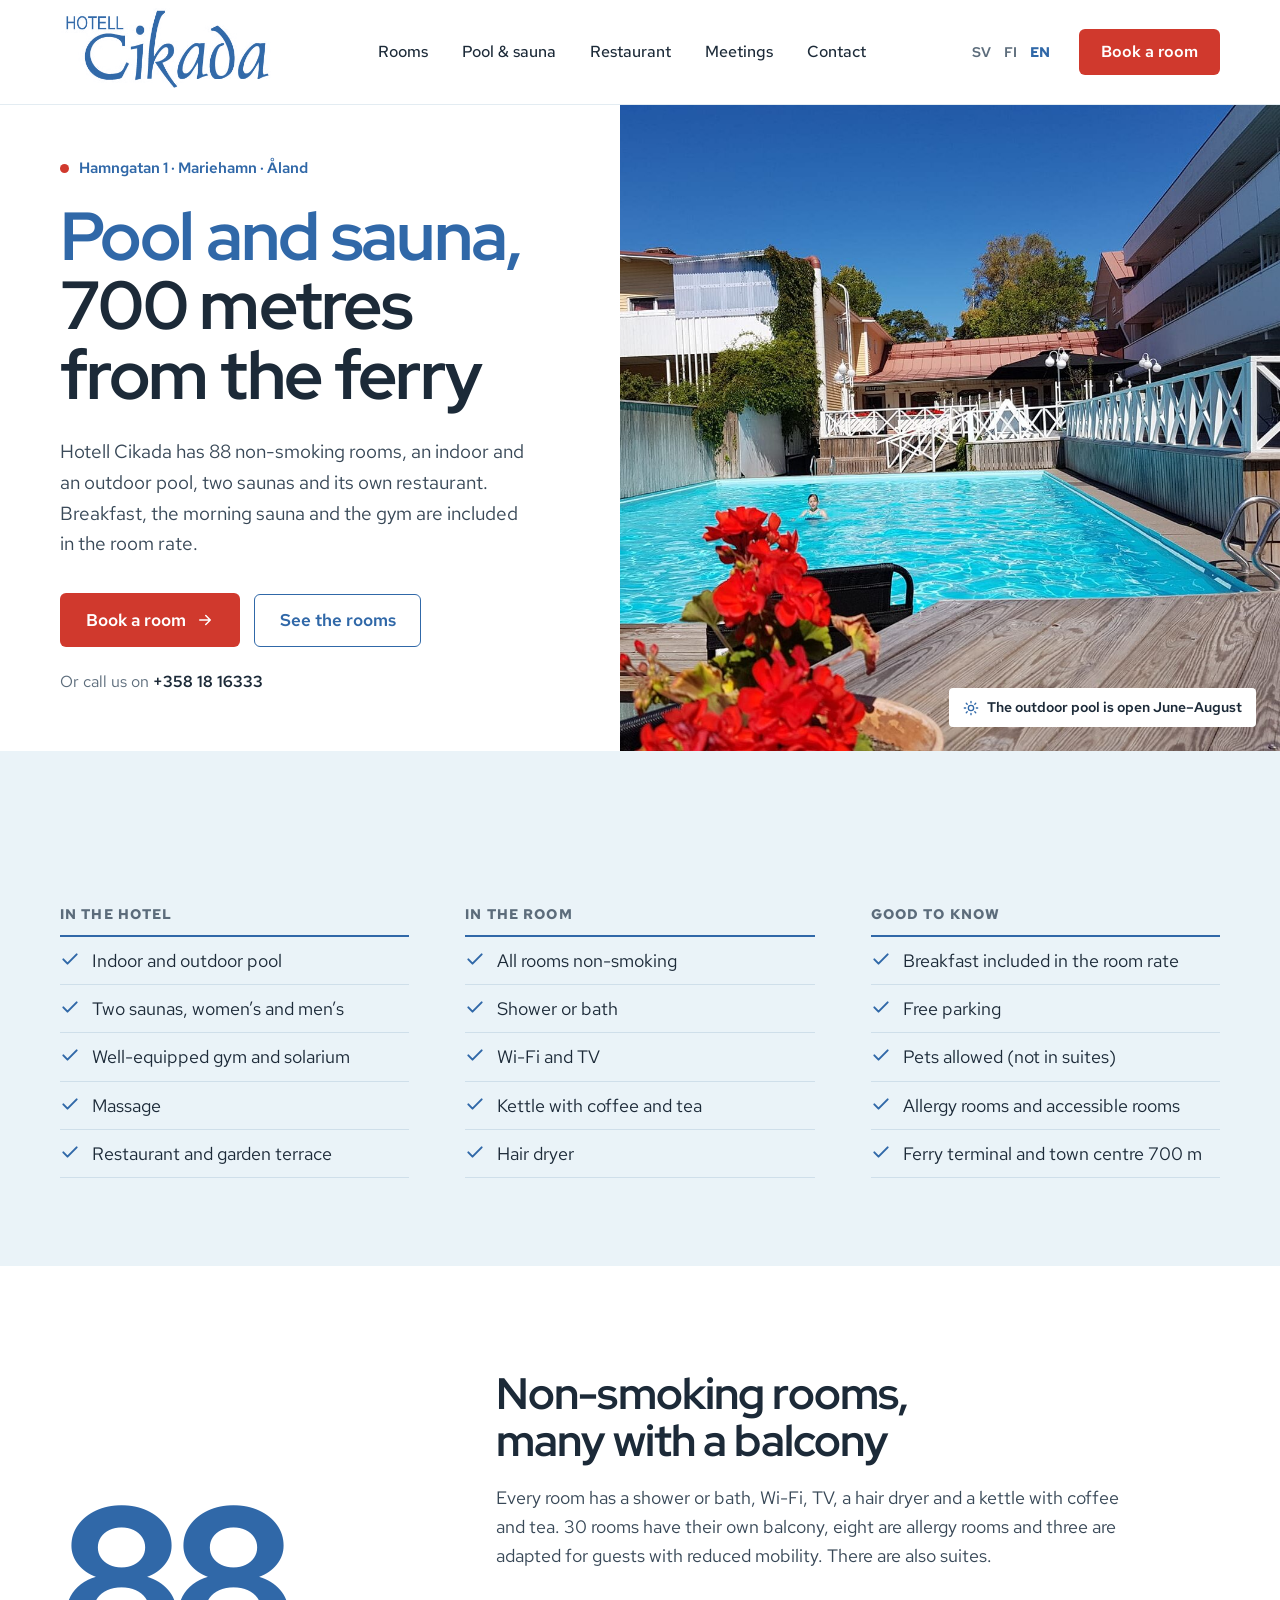
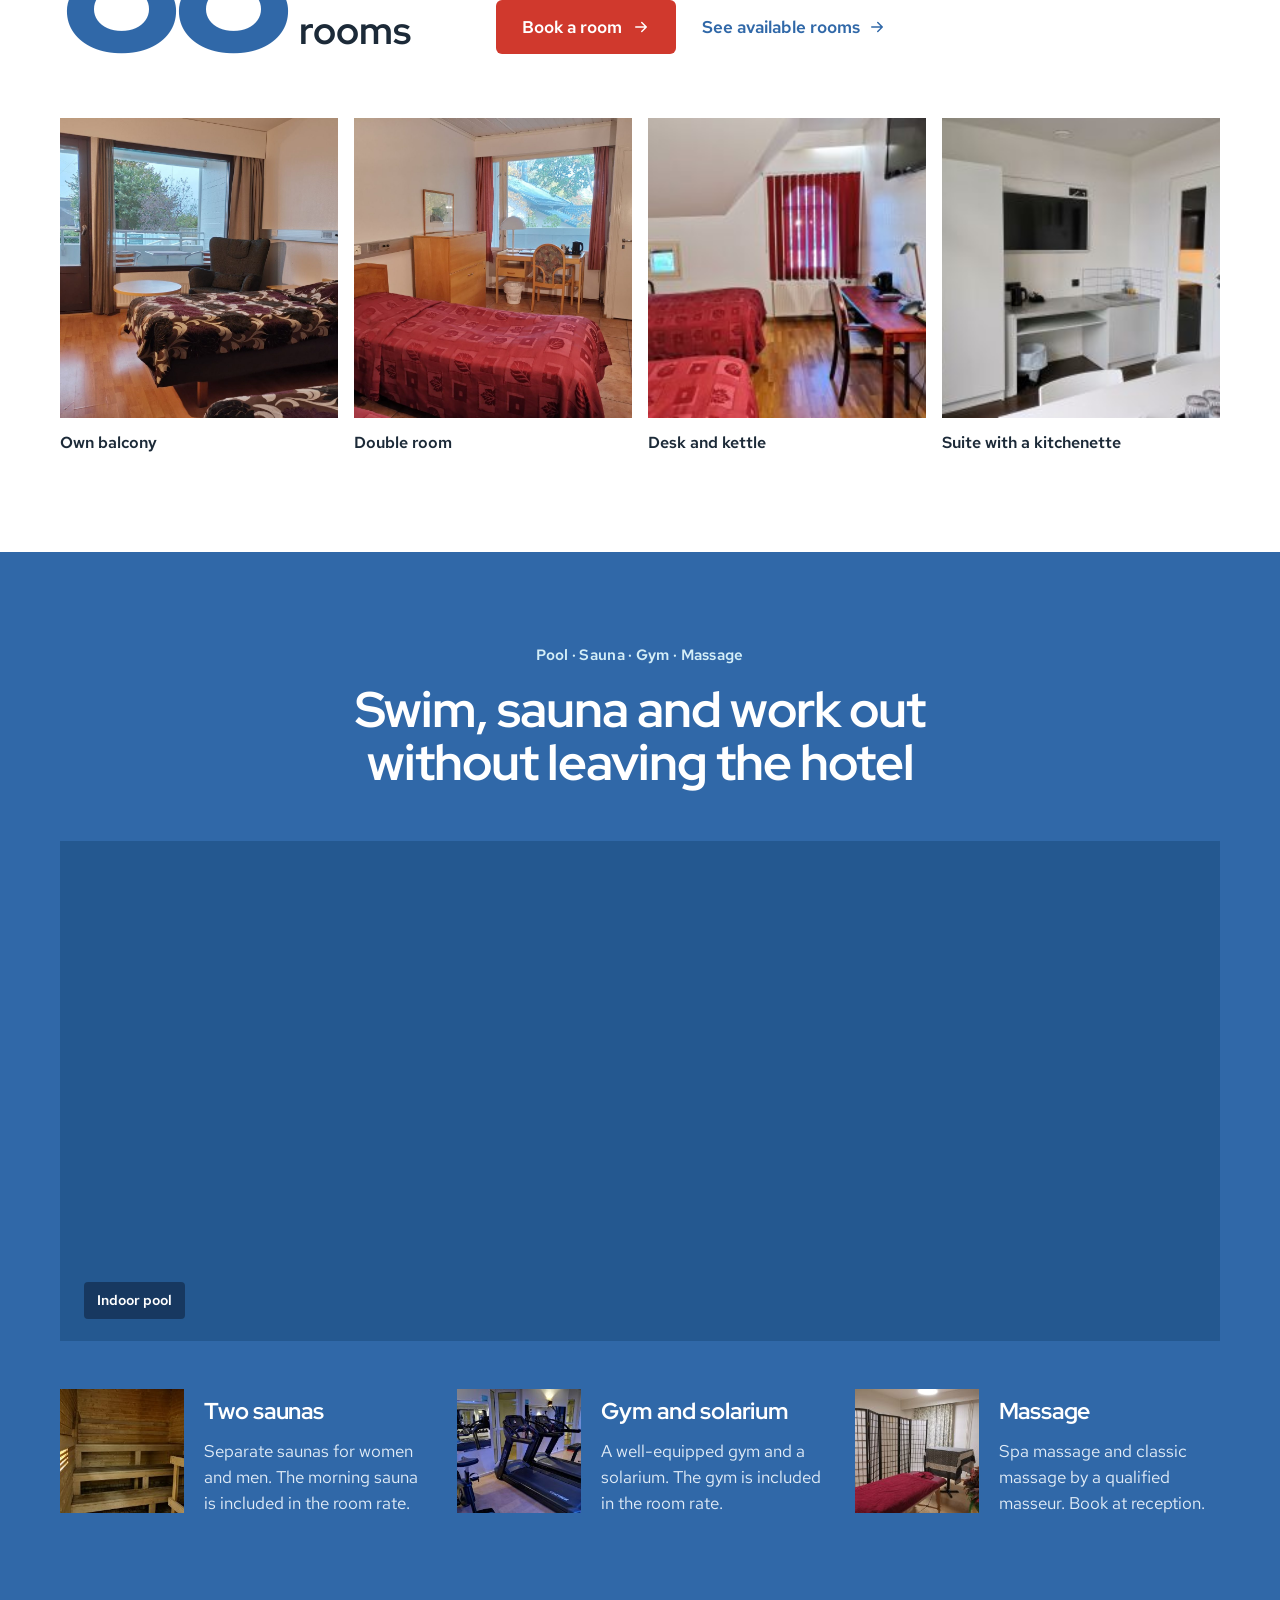
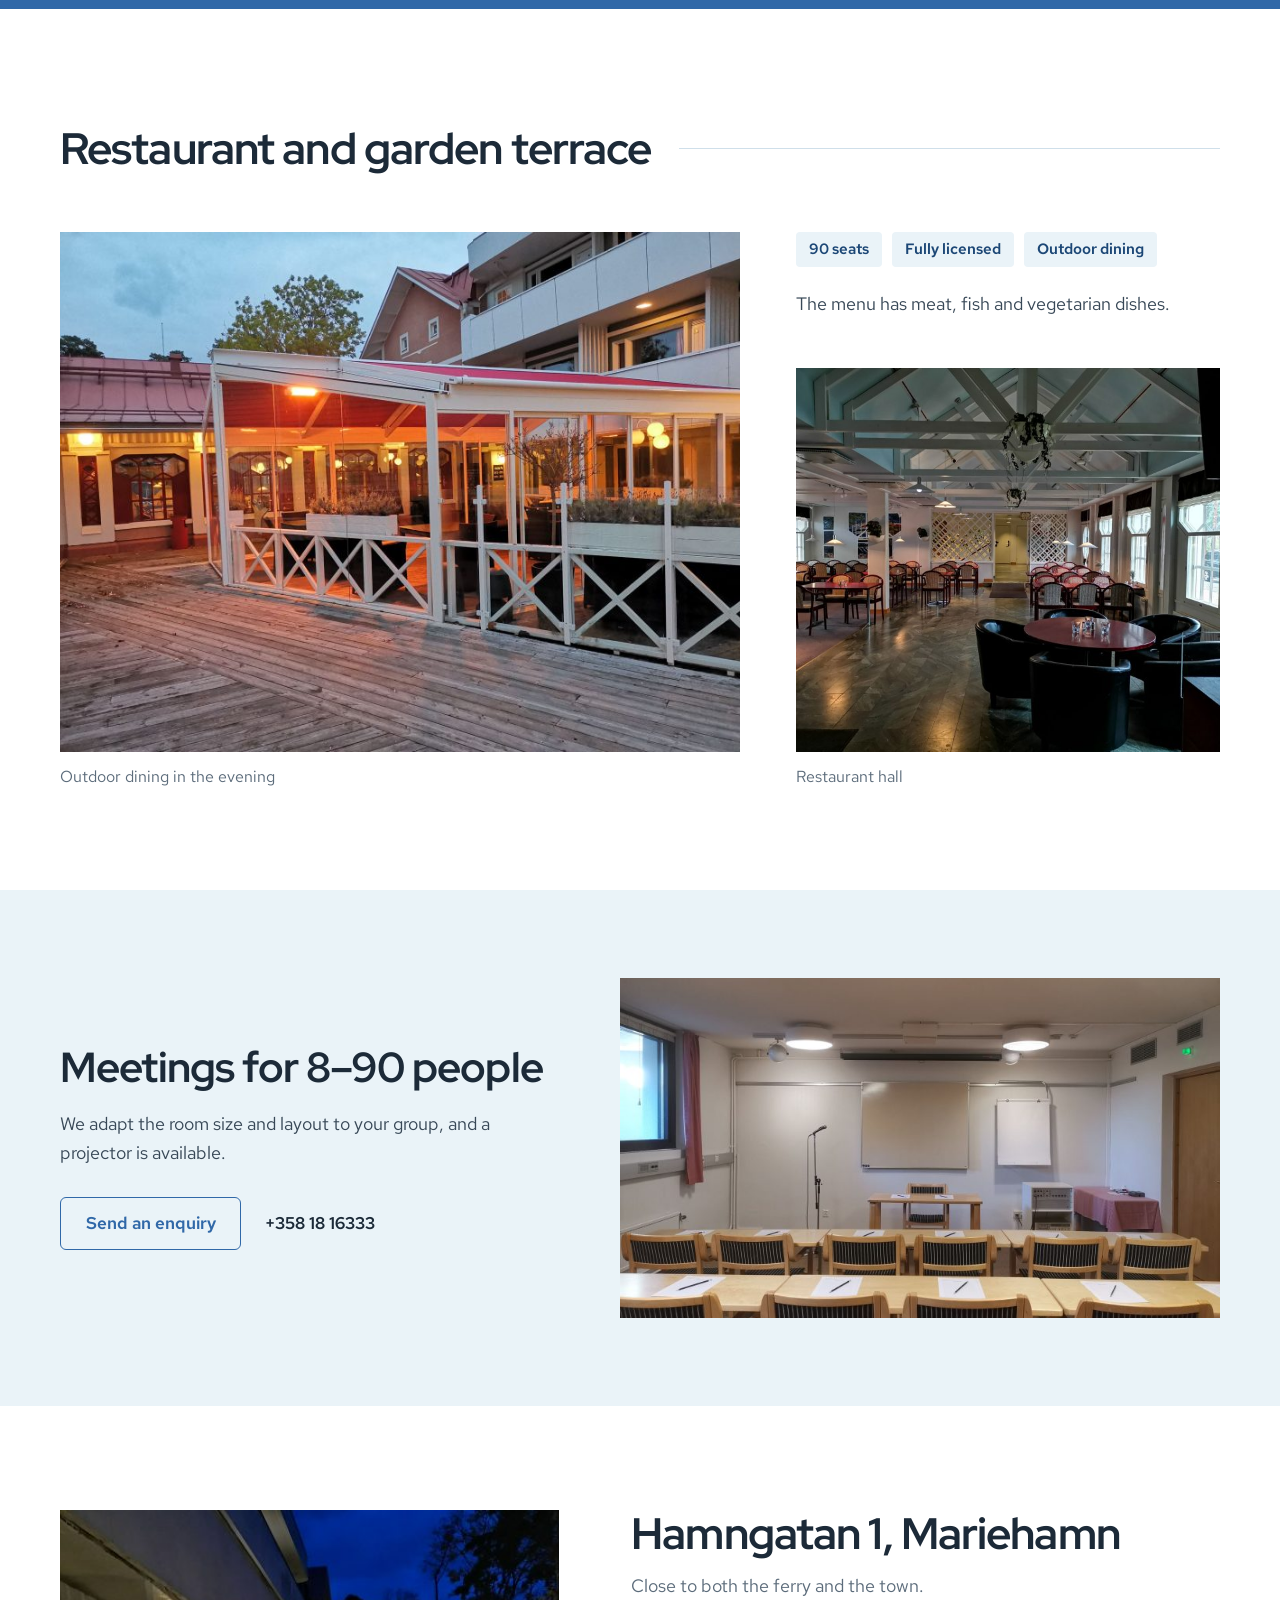
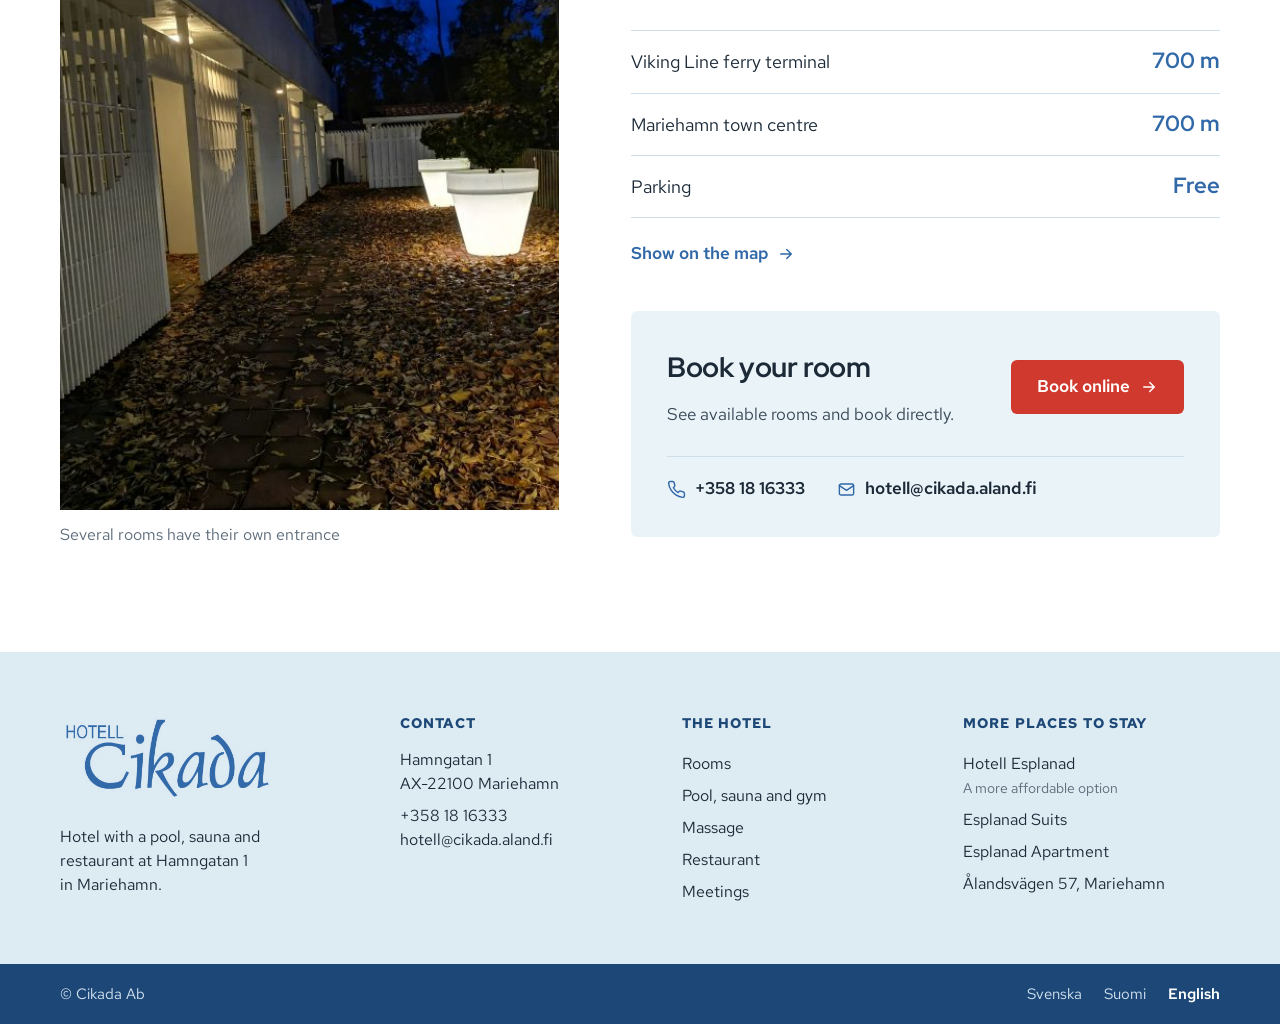
<file: en/index.html>
<!DOCTYPE html>
<html lang="en">
<head>
	<meta charset="UTF-8" />
	<meta name="viewport" content="width=device-width, initial-scale=1" />
<meta name='robots' content='noindex, nofollow' />
<link rel="alternate" hreflang="sv" href="../index.html">
<link rel="alternate" hreflang="fi" href="../fi/index.html">
<link rel="alternate" hreflang="en" href="index.html">
<link rel="alternate" hreflang="x-default" href="../index.html">
<meta property="og:locale" content="en_GB">
<meta name="description" content="Hotell Cikada at Hamngatan 1, Mariehamn: 88 non-smoking rooms, an indoor and an outdoor pool, two saunas, a gym and a restaurant, 700 metres from the ferry. Breakfast included.">
<meta property="og:description" content="Hotell Cikada at Hamngatan 1, Mariehamn: 88 non-smoking rooms, an indoor and an outdoor pool, two saunas, a gym and a restaurant, 700 metres from the ferry. Breakfast included.">
<meta property="og:title" content="Pool and sauna in Mariehamn &#8211; Hotell Cikada">
<meta property="og:type" content="website">
<meta property="og:image:width" content="1200">
<meta property="og:image:height" content="630">
<meta name="twitter:card" content="summary_large_image">
<title>Pool and sauna in Mariehamn &#8211; Hotell Cikada</title>
<style id="wp-img-auto-sizes-contain-inline-css">
img:is([sizes=auto i],[sizes^="auto," i]){contain-intrinsic-size:3000px 1500px}
/*# sourceURL=wp-img-auto-sizes-contain-inline-css */
</style>
<style id="wp-block-image-inline-css">
.wp-block-image>a,.wp-block-image>figure>a{display:inline-block}.wp-block-image img{box-sizing:border-box;height:auto;max-width:100%;vertical-align:bottom}@media not (prefers-reduced-motion){.wp-block-image img.hide{visibility:hidden}.wp-block-image img.show{animation:show-content-image .4s}}.wp-block-image[style*=border-radius] img,.wp-block-image[style*=border-radius]>a{border-radius:inherit}.wp-block-image.has-custom-border img{box-sizing:border-box}.wp-block-image.aligncenter{text-align:center}.wp-block-image.alignfull>a,.wp-block-image.alignwide>a{width:100%}.wp-block-image.alignfull img,.wp-block-image.alignwide img{height:auto;width:100%}.wp-block-image .aligncenter,.wp-block-image .alignleft,.wp-block-image .alignright,.wp-block-image.aligncenter,.wp-block-image.alignleft,.wp-block-image.alignright{display:table}.wp-block-image .aligncenter>figcaption,.wp-block-image .alignleft>figcaption,.wp-block-image .alignright>figcaption,.wp-block-image.aligncenter>figcaption,.wp-block-image.alignleft>figcaption,.wp-block-image.alignright>figcaption{caption-side:bottom;display:table-caption}.wp-block-image .alignleft{float:left;margin:.5em 1em .5em 0}.wp-block-image .alignright{float:right;margin:.5em 0 .5em 1em}.wp-block-image .aligncenter{margin-left:auto;margin-right:auto}.wp-block-image :where(figcaption){margin-bottom:1em;margin-top:.5em}.wp-block-image.is-style-circle-mask img{border-radius:9999px}@supports ((-webkit-mask-image:none) or (mask-image:none)) or (-webkit-mask-image:none){.wp-block-image.is-style-circle-mask img{border-radius:0;-webkit-mask-image:url('data:image/svg+xml;utf8,<svg viewBox="0 0 100 100" xmlns="http://www.w3.org/2000/svg"><circle cx="50" cy="50" r="50"/></svg>');mask-image:url('data:image/svg+xml;utf8,<svg viewBox="0 0 100 100" xmlns="http://www.w3.org/2000/svg"><circle cx="50" cy="50" r="50"/></svg>');mask-mode:alpha;-webkit-mask-position:center;mask-position:center;-webkit-mask-repeat:no-repeat;mask-repeat:no-repeat;-webkit-mask-size:contain;mask-size:contain}}:root :where(.wp-block-image.is-style-rounded img,.wp-block-image .is-style-rounded img){border-radius:9999px}.wp-block-image figure{margin:0}.wp-lightbox-container{display:flex;flex-direction:column;position:relative}.wp-lightbox-container img{cursor:zoom-in}.wp-lightbox-container img:hover+button{opacity:1}.wp-lightbox-container button{align-items:center;backdrop-filter:blur(16px) saturate(180%);background-color:rgba(90,90,90,.25);border:none;border-radius:4px;cursor:zoom-in;display:flex;height:20px;justify-content:center;opacity:0;padding:0;position:absolute;right:16px;text-align:center;top:16px;width:20px;z-index:100}@media not (prefers-reduced-motion){.wp-lightbox-container button{transition:opacity .2s ease}}.wp-lightbox-container button:focus-visible{outline:3px auto rgba(90,90,90,.25);outline:3px auto -webkit-focus-ring-color;outline-offset:3px}.wp-lightbox-container button:hover{cursor:pointer;opacity:1}.wp-lightbox-container button:focus{opacity:1}.wp-lightbox-container button:focus,.wp-lightbox-container button:hover,.wp-lightbox-container button:not(:hover):not(:active):not(.has-background){background-color:rgba(90,90,90,.25);border:none}.wp-lightbox-overlay{box-sizing:border-box;cursor:zoom-out;height:100vh;left:0;overflow:hidden;position:fixed;top:0;visibility:hidden;width:100%;z-index:100000}.wp-lightbox-overlay .wp-lightbox-close-button{align-items:center;cursor:pointer;display:flex;font-family:inherit;gap:8px;justify-content:center;line-height:1;min-height:40px;min-width:40px;padding:0 4px;position:absolute;right:calc(env(safe-area-inset-right) + 16px);top:calc(env(safe-area-inset-top) + 16px);z-index:5000000}.wp-lightbox-overlay .wp-lightbox-close-button:focus,.wp-lightbox-overlay .wp-lightbox-close-button:hover,.wp-lightbox-overlay .wp-lightbox-close-button:not(:hover):not(:active):not(.has-background){background:none;border:none}.wp-lightbox-overlay .wp-lightbox-close-button:has(.wp-lightbox-close-text:not([hidden])) .wp-lightbox-close-icon svg{height:1em;width:1em}.wp-lightbox-overlay .wp-lightbox-close-icon svg{display:block}.wp-lightbox-overlay .wp-lightbox-navigation-button-next,.wp-lightbox-overlay .wp-lightbox-navigation-button-prev{align-items:center;bottom:16px;cursor:pointer;display:flex;font-family:inherit;gap:4px;justify-content:center;line-height:1;min-height:40px;min-width:40px;padding:0 8px;position:absolute;z-index:2000002}.wp-lightbox-overlay .wp-lightbox-navigation-button-next[hidden],.wp-lightbox-overlay .wp-lightbox-navigation-button-prev[hidden]{display:none}@media (min-width:960px){.wp-lightbox-overlay .wp-lightbox-navigation-button-next,.wp-lightbox-overlay .wp-lightbox-navigation-button-prev{bottom:50%;transform:translateY(-50%)}}.wp-lightbox-overlay .wp-lightbox-navigation-button-next:focus,.wp-lightbox-overlay .wp-lightbox-navigation-button-next:hover,.wp-lightbox-overlay .wp-lightbox-navigation-button-next:not(:hover):not(:active):not(.has-background),.wp-lightbox-overlay .wp-lightbox-navigation-button-prev:focus,.wp-lightbox-overlay .wp-lightbox-navigation-button-prev:hover,.wp-lightbox-overlay .wp-lightbox-navigation-button-prev:not(:hover):not(:active):not(.has-background){background:none;border:none;padding:0 8px}.wp-lightbox-overlay .wp-lightbox-navigation-button-next:has(.wp-lightbox-navigation-text:not([hidden])) .wp-lightbox-navigation-icon svg,.wp-lightbox-overlay .wp-lightbox-navigation-button-prev:has(.wp-lightbox-navigation-text:not([hidden])) .wp-lightbox-navigation-icon svg{display:block;height:1.5em;width:1.5em}.wp-lightbox-overlay .wp-lightbox-navigation-button-prev{left:calc(env(safe-area-inset-left) + 16px)}.wp-lightbox-overlay .wp-lightbox-navigation-button-next{right:calc(env(safe-area-inset-right) + 16px)}.wp-lightbox-overlay .wp-lightbox-navigation-icon svg{vertical-align:middle}.wp-lightbox-overlay .lightbox-image-container{height:var(--wp--lightbox-container-height);left:50%;overflow:hidden;position:absolute;top:50%;transform:translate(-50%,-50%);transform-origin:top left;width:var(--wp--lightbox-container-width);z-index:2000001}.wp-lightbox-overlay .wp-block-image{align-items:center;box-sizing:border-box;display:flex;height:100%;justify-content:center;margin:0;position:relative;transform-origin:0 0;width:100%;z-index:3000000}.wp-lightbox-overlay .wp-block-image img{height:var(--wp--lightbox-image-height);min-height:var(--wp--lightbox-image-height);min-width:var(--wp--lightbox-image-width);width:var(--wp--lightbox-image-width)}.wp-lightbox-overlay .wp-block-image figcaption{display:none}.wp-lightbox-overlay button{background:none;border:none}.wp-lightbox-overlay .scrim{background-color:#fff;height:100%;opacity:.9;position:absolute;width:100%;z-index:2000000}.wp-lightbox-overlay.active{visibility:visible}@media not (prefers-reduced-motion){.wp-lightbox-overlay.active{animation:turn-on-visibility .25s both}.wp-lightbox-overlay.active img{animation:turn-on-visibility .35s both}.wp-lightbox-overlay.show-closing-animation:not(.active){animation:turn-off-visibility .35s both}.wp-lightbox-overlay.show-closing-animation:not(.active) img{animation:turn-off-visibility .25s both}.wp-lightbox-overlay.zoom.active{animation:none;opacity:1;visibility:visible}.wp-lightbox-overlay.zoom.active .lightbox-image-container{animation:lightbox-zoom-in .4s}.wp-lightbox-overlay.zoom.active .lightbox-image-container img{animation:none}.wp-lightbox-overlay.zoom.active .scrim{animation:turn-on-visibility .4s forwards}.wp-lightbox-overlay.zoom.show-closing-animation:not(.active){animation:none}.wp-lightbox-overlay.zoom.show-closing-animation:not(.active) .lightbox-image-container{animation:lightbox-zoom-out .4s}.wp-lightbox-overlay.zoom.show-closing-animation:not(.active) .lightbox-image-container img{animation:none}.wp-lightbox-overlay.zoom.show-closing-animation:not(.active) .scrim{animation:turn-off-visibility .4s forwards}}@keyframes show-content-image{0%{visibility:hidden}99%{visibility:hidden}to{visibility:visible}}@keyframes turn-on-visibility{0%{opacity:0}to{opacity:1}}@keyframes turn-off-visibility{0%{opacity:1;visibility:visible}99%{opacity:0;visibility:visible}to{opacity:0;visibility:hidden}}@keyframes lightbox-zoom-in{0%{transform:translate(calc((-100vw + var(--wp--lightbox-scrollbar-width))/2 + var(--wp--lightbox-initial-left-position)),calc(-50vh + var(--wp--lightbox-initial-top-position))) scale(var(--wp--lightbox-scale))}to{transform:translate(-50%,-50%) scale(1)}}@keyframes lightbox-zoom-out{0%{transform:translate(-50%,-50%) scale(1);visibility:visible}99%{visibility:visible}to{transform:translate(calc((-100vw + var(--wp--lightbox-scrollbar-width))/2 + var(--wp--lightbox-initial-left-position)),calc(-50vh + var(--wp--lightbox-initial-top-position))) scale(var(--wp--lightbox-scale));visibility:hidden}}
/*# sourceURL=../wp-includes/blocks/image/style.min.css */
</style>
<style id="wp-block-navigation-link-inline-css">
.wp-block-navigation .wp-block-navigation-item__label{overflow-wrap:break-word}.wp-block-navigation .wp-block-navigation-item__description{display:none}.link-ui-tools{outline:1px solid #f0f0f0;padding:8px}.link-ui-block-inserter{padding-top:8px}.link-ui-block-inserter__back{margin-left:8px;text-transform:uppercase}
/*# sourceURL=../wp-includes/blocks/navigation-link/style.min.css */
</style>
<link rel='stylesheet' id='wp-block-navigation-css' href='../wp-includes/blocks/navigation/style.min.css' media='all' />
<style id="wp-block-paragraph-inline-css">
.is-small-text{font-size:.875em}.is-regular-text{font-size:1em}.is-large-text{font-size:2.25em}.is-larger-text{font-size:3em}.has-drop-cap:not(:focus):first-letter{float:left;font-size:8.4em;font-style:normal;font-weight:100;line-height:.68;margin:.05em .1em 0 0;text-transform:uppercase}body.rtl .has-drop-cap:not(:focus):first-letter{float:none;margin-left:.1em}p.has-drop-cap.has-background{overflow:hidden}:root :where(p.has-background){padding:1.25em 2.375em}:where(p.has-text-color:not(.has-link-color)) a{color:inherit}p.has-text-align-left[style*="writing-mode:vertical-lr"],p.has-text-align-right[style*="writing-mode:vertical-rl"]{rotate:180deg}
/*# sourceURL=../wp-includes/blocks/paragraph/style.min.css */
</style>
<style id="wp-block-button-inline-css">
.wp-block-button__link{align-content:center;box-sizing:border-box;cursor:pointer;display:inline-block;height:100%;text-align:center;word-break:break-word}.wp-block-button__link.aligncenter{text-align:center}.wp-block-button__link.alignright{text-align:right}:where(.wp-block-button__link){border-radius:9999px;box-shadow:none;padding:calc(.667em + 2px) calc(1.333em + 2px);text-decoration:none}.wp-block-button[style*=text-decoration] .wp-block-button__link{text-decoration:inherit}.wp-block-buttons>.wp-block-button.has-custom-width{max-width:none}.wp-block-buttons>.wp-block-button.has-custom-width .wp-block-button__link{width:100%}.wp-block-buttons>.wp-block-button.has-custom-font-size .wp-block-button__link{font-size:inherit}.wp-block-buttons>.wp-block-button[class*=wp-block-button__width]{width:calc(var(--wp--block-button--width)*1% - var(--wp--style--block-gap, .5em)*(1 - var(--wp--block-button--width)/100))}.wp-block-buttons>.wp-block-button.wp-block-button__width-25{width:calc(25% - var(--wp--style--block-gap, .5em)*.75)}.wp-block-buttons>.wp-block-button.wp-block-button__width-50{width:calc(50% - var(--wp--style--block-gap, .5em)*.5)}.wp-block-buttons>.wp-block-button.wp-block-button__width-75{width:calc(75% - var(--wp--style--block-gap, .5em)*.25)}.wp-block-buttons>.wp-block-button.wp-block-button__width-100{flex-basis:100%;width:100%}.wp-block-buttons.is-vertical>.wp-block-button[class*=wp-block-button__width]{width:calc(var(--wp--block-button--width)*1%)}.wp-block-buttons.is-vertical>.wp-block-button.wp-block-button__width-25{width:25%}.wp-block-buttons.is-vertical>.wp-block-button.wp-block-button__width-50{width:50%}.wp-block-buttons.is-vertical>.wp-block-button.wp-block-button__width-75{width:75%}.wp-block-button.is-style-squared,.wp-block-button__link.wp-block-button.is-style-squared{border-radius:0}.wp-block-button.no-border-radius,.wp-block-button__link.no-border-radius{border-radius:0!important}:root :where(.wp-block-button .wp-block-button__link.is-style-outline),:root :where(.wp-block-button.is-style-outline>.wp-block-button__link){border:2px solid;padding:.667em 1.333em}:root :where(.wp-block-button .wp-block-button__link.is-style-outline:not(.has-text-color)),:root :where(.wp-block-button.is-style-outline>.wp-block-button__link:not(.has-text-color)){color:currentColor}:root :where(.wp-block-button .wp-block-button__link.is-style-outline:not(.has-background)),:root :where(.wp-block-button.is-style-outline>.wp-block-button__link:not(.has-background)){background-color:transparent;background-image:none}
/*# sourceURL=../wp-includes/blocks/button/style.min.css */
</style>
<style id="wp-block-buttons-inline-css">
.wp-block-buttons{box-sizing:border-box}.wp-block-buttons.is-vertical{flex-direction:column}.wp-block-buttons.is-vertical>.wp-block-button:last-child{margin-bottom:0}.wp-block-buttons>.wp-block-button{display:inline-block;margin:0}.wp-block-buttons.is-content-justification-left{justify-content:flex-start}.wp-block-buttons.is-content-justification-left.is-vertical{align-items:flex-start}.wp-block-buttons.is-content-justification-center{justify-content:center}.wp-block-buttons.is-content-justification-center.is-vertical{align-items:center}.wp-block-buttons.is-content-justification-right{justify-content:flex-end}.wp-block-buttons.is-content-justification-right.is-vertical{align-items:flex-end}.wp-block-buttons.is-content-justification-space-between{justify-content:space-between}.wp-block-buttons.aligncenter{text-align:center}.wp-block-buttons:not(.is-content-justification-space-between,.is-content-justification-right,.is-content-justification-left,.is-content-justification-center) .wp-block-button.aligncenter{margin-left:auto;margin-right:auto;width:100%}.wp-block-buttons[style*=text-decoration] .wp-block-button,.wp-block-buttons[style*=text-decoration] .wp-block-button__link{text-decoration:inherit}.wp-block-buttons.has-custom-font-size .wp-block-button__link{font-size:inherit}.wp-block-buttons .wp-block-button__link{width:100%}.wp-block-button.aligncenter{text-align:center}
/*# sourceURL=../wp-includes/blocks/buttons/style.min.css */
</style>
<style id="wp-block-group-inline-css">
.wp-block-group{box-sizing:border-box}:where(.wp-block-group.wp-block-group-is-layout-constrained){position:relative}
/*# sourceURL=../wp-includes/blocks/group/style.min.css */
</style>
<style id="wp-block-heading-inline-css">
h1:where(.wp-block-heading).has-background,h2:where(.wp-block-heading).has-background,h3:where(.wp-block-heading).has-background,h4:where(.wp-block-heading).has-background,h5:where(.wp-block-heading).has-background,h6:where(.wp-block-heading).has-background{padding:1.25em 2.375em}h1.has-text-align-left[style*=writing-mode]:where([style*=vertical-lr]),h1.has-text-align-right[style*=writing-mode]:where([style*=vertical-rl]),h2.has-text-align-left[style*=writing-mode]:where([style*=vertical-lr]),h2.has-text-align-right[style*=writing-mode]:where([style*=vertical-rl]),h3.has-text-align-left[style*=writing-mode]:where([style*=vertical-lr]),h3.has-text-align-right[style*=writing-mode]:where([style*=vertical-rl]),h4.has-text-align-left[style*=writing-mode]:where([style*=vertical-lr]),h4.has-text-align-right[style*=writing-mode]:where([style*=vertical-rl]),h5.has-text-align-left[style*=writing-mode]:where([style*=vertical-lr]),h5.has-text-align-right[style*=writing-mode]:where([style*=vertical-rl]),h6.has-text-align-left[style*=writing-mode]:where([style*=vertical-lr]),h6.has-text-align-right[style*=writing-mode]:where([style*=vertical-rl]){rotate:180deg}
/*# sourceURL=../wp-includes/blocks/heading/style.min.css */
</style>
<style id="wp-block-columns-inline-css">
.wp-block-columns{box-sizing:border-box;display:flex;flex-wrap:wrap!important}@media (min-width:782px){.wp-block-columns{flex-wrap:nowrap!important}}.wp-block-columns{align-items:normal!important}.wp-block-columns.are-vertically-aligned-top{align-items:flex-start}.wp-block-columns.are-vertically-aligned-center{align-items:center}.wp-block-columns.are-vertically-aligned-bottom{align-items:flex-end}@media (max-width:781px){.wp-block-columns:not(.is-not-stacked-on-mobile)>.wp-block-column{flex-basis:100%!important}}@media (min-width:782px){.wp-block-columns:not(.is-not-stacked-on-mobile)>.wp-block-column{flex-basis:0;flex-grow:1}.wp-block-columns:not(.is-not-stacked-on-mobile)>.wp-block-column[style*=flex-basis]{flex-grow:0}}.wp-block-columns.is-not-stacked-on-mobile{flex-wrap:nowrap!important}.wp-block-columns.is-not-stacked-on-mobile>.wp-block-column{flex-basis:0;flex-grow:1}.wp-block-columns.is-not-stacked-on-mobile>.wp-block-column[style*=flex-basis]{flex-grow:0}:where(.wp-block-columns){margin-bottom:1.75em}:where(.wp-block-columns.has-background){padding:1.25em 2.375em}.wp-block-column{flex-grow:1;min-width:0;overflow-wrap:break-word;word-break:break-word}.wp-block-column.is-vertically-aligned-top{align-self:flex-start}.wp-block-column.is-vertically-aligned-center{align-self:center}.wp-block-column.is-vertically-aligned-bottom{align-self:flex-end}.wp-block-column.is-vertically-aligned-stretch{align-self:stretch}.wp-block-column.is-vertically-aligned-bottom,.wp-block-column.is-vertically-aligned-center,.wp-block-column.is-vertically-aligned-top{width:100%}
/*# sourceURL=../wp-includes/blocks/columns/style.min.css */
</style>
<style id="wp-block-list-inline-css">
ol,ul{box-sizing:border-box}:root :where(.wp-block-list.has-background){padding:1.25em 2.375em}
/*# sourceURL=../wp-includes/blocks/list/style.min.css */
</style>
<style id="wp-block-media-text-inline-css">
.wp-block-media-text{box-sizing:border-box;direction:ltr;display:grid;grid-template-columns:50% 1fr;grid-template-rows:auto}.wp-block-media-text.has-media-on-the-right{grid-template-columns:1fr 50%}.wp-block-media-text.is-vertically-aligned-top>.wp-block-media-text__content,.wp-block-media-text.is-vertically-aligned-top>.wp-block-media-text__media{align-self:start}.wp-block-media-text.is-vertically-aligned-center>.wp-block-media-text__content,.wp-block-media-text.is-vertically-aligned-center>.wp-block-media-text__media,.wp-block-media-text>.wp-block-media-text__content,.wp-block-media-text>.wp-block-media-text__media{align-self:center}.wp-block-media-text.is-vertically-aligned-bottom>.wp-block-media-text__content,.wp-block-media-text.is-vertically-aligned-bottom>.wp-block-media-text__media{align-self:end}.wp-block-media-text>.wp-block-media-text__media{grid-column:1;grid-row:1;margin:0}.wp-block-media-text>.wp-block-media-text__content{direction:ltr;grid-column:2;grid-row:1;padding:0 8%;word-break:break-word}.wp-block-media-text.has-media-on-the-right>.wp-block-media-text__media{grid-column:2;grid-row:1}.wp-block-media-text.has-media-on-the-right>.wp-block-media-text__content{grid-column:1;grid-row:1}.wp-block-media-text__media a{display:block}.wp-block-media-text__media img,.wp-block-media-text__media video{height:auto;max-width:unset;vertical-align:middle;width:100%}.wp-block-media-text.is-image-fill>.wp-block-media-text__media{background-size:cover;height:100%;min-height:250px}.wp-block-media-text.is-image-fill>.wp-block-media-text__media>a{display:block;height:100%}.wp-block-media-text.is-image-fill>.wp-block-media-text__media img{clip:rect(0,0,0,0);border:0;height:1px;margin:-1px;overflow:hidden;padding:0;position:absolute;width:1px}.wp-block-media-text.is-image-fill-element>.wp-block-media-text__media{height:100%;min-height:250px;position:relative}.wp-block-media-text.is-image-fill-element>.wp-block-media-text__media>a{display:block;height:100%}.wp-block-media-text.is-image-fill-element>.wp-block-media-text__media img{height:100%;-o-object-fit:cover;object-fit:cover;position:absolute;width:100%}@media (max-width:600px){.wp-block-media-text.is-stacked-on-mobile{grid-template-columns:100%!important}.wp-block-media-text.is-stacked-on-mobile>.wp-block-media-text__media{grid-column:1;grid-row:1}.wp-block-media-text.is-stacked-on-mobile>.wp-block-media-text__content{grid-column:1;grid-row:2}}
/*# sourceURL=../wp-includes/blocks/media-text/style.min.css */
</style>
<style id="wp-block-table-inline-css">
.wp-block-table{overflow-x:auto}.wp-block-table table{border-collapse:collapse;width:100%}.wp-block-table thead{border-bottom:3px solid}.wp-block-table tfoot{border-top:3px solid}.wp-block-table td,.wp-block-table th{border:1px solid;padding:.5em}.wp-block-table .has-fixed-layout{table-layout:fixed;width:100%}.wp-block-table .has-fixed-layout td,.wp-block-table .has-fixed-layout th{word-break:break-word}.wp-block-table.aligncenter,.wp-block-table.alignleft,.wp-block-table.alignright{display:table;width:auto}.wp-block-table.aligncenter td,.wp-block-table.aligncenter th,.wp-block-table.alignleft td,.wp-block-table.alignleft th,.wp-block-table.alignright td,.wp-block-table.alignright th{word-break:break-word}.wp-block-table .has-subtle-light-gray-background-color{background-color:#f3f4f5}.wp-block-table .has-subtle-pale-green-background-color{background-color:#e9fbe5}.wp-block-table .has-subtle-pale-blue-background-color{background-color:#e7f5fe}.wp-block-table .has-subtle-pale-pink-background-color{background-color:#fcf0ef}.wp-block-table.is-style-stripes{background-color:transparent;border-collapse:inherit;border-spacing:0}.wp-block-table.is-style-stripes tbody tr:nth-child(odd){background-color:#f0f0f0}.wp-block-table.is-style-stripes.has-subtle-light-gray-background-color tbody tr:nth-child(odd){background-color:#f3f4f5}.wp-block-table.is-style-stripes.has-subtle-pale-green-background-color tbody tr:nth-child(odd){background-color:#e9fbe5}.wp-block-table.is-style-stripes.has-subtle-pale-blue-background-color tbody tr:nth-child(odd){background-color:#e7f5fe}.wp-block-table.is-style-stripes.has-subtle-pale-pink-background-color tbody tr:nth-child(odd){background-color:#fcf0ef}.wp-block-table.is-style-stripes td,.wp-block-table.is-style-stripes th{border-color:transparent}.wp-block-table.is-style-stripes{border-bottom:1px solid #f0f0f0}.wp-block-table .has-border-color td,.wp-block-table .has-border-color th,.wp-block-table .has-border-color tr,.wp-block-table .has-border-color>*{border-color:inherit}.wp-block-table table[style*=border-top-color] tr:first-child,.wp-block-table table[style*=border-top-color] tr:first-child td,.wp-block-table table[style*=border-top-color] tr:first-child th,.wp-block-table table[style*=border-top-color]>*,.wp-block-table table[style*=border-top-color]>* td,.wp-block-table table[style*=border-top-color]>* th{border-top-color:inherit}.wp-block-table table[style*=border-top-color] tr:not(:first-child){border-top-color:currentColor}.wp-block-table table[style*=border-right-color] td:last-child,.wp-block-table table[style*=border-right-color] th,.wp-block-table table[style*=border-right-color] tr,.wp-block-table table[style*=border-right-color]>*{border-right-color:inherit}.wp-block-table table[style*=border-bottom-color] tr:last-child,.wp-block-table table[style*=border-bottom-color] tr:last-child td,.wp-block-table table[style*=border-bottom-color] tr:last-child th,.wp-block-table table[style*=border-bottom-color]>*,.wp-block-table table[style*=border-bottom-color]>* td,.wp-block-table table[style*=border-bottom-color]>* th{border-bottom-color:inherit}.wp-block-table table[style*=border-bottom-color] tr:not(:last-child){border-bottom-color:currentColor}.wp-block-table table[style*=border-left-color] td:first-child,.wp-block-table table[style*=border-left-color] th,.wp-block-table table[style*=border-left-color] tr,.wp-block-table table[style*=border-left-color]>*{border-left-color:inherit}.wp-block-table table[style*=border-style] td,.wp-block-table table[style*=border-style] th,.wp-block-table table[style*=border-style] tr,.wp-block-table table[style*=border-style]>*{border-style:inherit}.wp-block-table table[style*=border-width] td,.wp-block-table table[style*=border-width] th,.wp-block-table table[style*=border-width] tr,.wp-block-table table[style*=border-width]>*{border-style:inherit;border-width:inherit}
/*# sourceURL=../wp-includes/blocks/table/style.min.css */
</style>
<style id="wp-block-post-content-inline-css">
.wp-block-post-content{display:flow-root}
/*# sourceURL=../wp-includes/blocks/post-content/style.min.css */
</style>
<style id="wp-block-library-inline-css">
:root{--wp-block-synced-color:#7a00df;--wp-block-synced-color--rgb:122,0,223;--wp-bound-block-color:var(--wp-block-synced-color);--wp-editor-canvas-background:#ddd;--wp-admin-theme-color:#007cba;--wp-admin-theme-color--rgb:0,124,186;--wp-admin-theme-color-darker-10:#006ba1;--wp-admin-theme-color-darker-10--rgb:0,107,160.5;--wp-admin-theme-color-darker-20:#005a87;--wp-admin-theme-color-darker-20--rgb:0,90,135;--wp-admin-border-width-focus:2px}@media (min-resolution:192dpi){:root{--wp-admin-border-width-focus:1.5px}}.wp-element-button{cursor:pointer}:root .has-very-light-gray-background-color{background-color:#eee}:root .has-very-dark-gray-background-color{background-color:#313131}:root .has-very-light-gray-color{color:#eee}:root .has-very-dark-gray-color{color:#313131}:root .has-vivid-green-cyan-to-vivid-cyan-blue-gradient-background{background:linear-gradient(135deg,#00d084,#0693e3)}:root .has-purple-crush-gradient-background{background:linear-gradient(135deg,#34e2e4,#4721fb 50%,#ab1dfe)}:root .has-hazy-dawn-gradient-background{background:linear-gradient(135deg,#faaca8,#dad0ec)}:root .has-subdued-olive-gradient-background{background:linear-gradient(135deg,#fafae1,#67a671)}:root .has-atomic-cream-gradient-background{background:linear-gradient(135deg,#fdd79a,#004a59)}:root .has-nightshade-gradient-background{background:linear-gradient(135deg,#330968,#31cdcf)}:root .has-midnight-gradient-background{background:linear-gradient(135deg,#020381,#2874fc)}:root{--wp--preset--font-size--normal:16px;--wp--preset--font-size--huge:42px}.has-regular-font-size{font-size:1em}.has-larger-font-size{font-size:2.625em}.has-normal-font-size{font-size:var(--wp--preset--font-size--normal)}.has-huge-font-size{font-size:var(--wp--preset--font-size--huge)}:root .has-text-align-center{text-align:center}:root .has-text-align-left{text-align:left}:root .has-text-align-right{text-align:right}.has-fit-text{white-space:nowrap!important}#end-resizable-editor-section{display:none}.aligncenter{clear:both}.items-justified-left{justify-content:flex-start}.items-justified-center{justify-content:center}.items-justified-right{justify-content:flex-end}.items-justified-space-between{justify-content:space-between}.screen-reader-text{word-wrap:normal!important;border:0;clip-path:inset(50%);height:1px;margin:-1px;overflow:hidden;padding:0;position:absolute;width:1px;word-break:normal!important}.screen-reader-text:focus{background-color:#ddd;clip-path:none;color:#444;display:block;font-size:1em;height:auto;left:5px;line-height:normal;padding:15px 23px 14px;text-decoration:none;top:5px;width:auto;z-index:100000}html :where(.has-border-color){border-style:solid}html :where([style^=border-color],[style*=";border-color"],[style*="; border-color"]){border-style:solid}html :where([style^=border-top-color],[style*=";border-top-color"],[style*="; border-top-color"]){border-top-style:solid}html :where([style^=border-right-color],[style*=";border-right-color"],[style*="; border-right-color"]){border-right-style:solid}html :where([style^=border-bottom-color],[style*=";border-bottom-color"],[style*="; border-bottom-color"]){border-bottom-style:solid}html :where([style^=border-left-color],[style*=";border-left-color"],[style*="; border-left-color"]){border-left-style:solid}html :where([style^=border-width],[style*=";border-width"],[style*="; border-width"]){border-style:solid}html :where([style^=border-top-width],[style*=";border-top-width"],[style*="; border-top-width"]){border-top-style:solid}html :where([style^=border-right-width],[style*=";border-right-width"],[style*="; border-right-width"]){border-right-style:solid}html :where([style^=border-bottom-width],[style*=";border-bottom-width"],[style*="; border-bottom-width"]){border-bottom-style:solid}html :where([style^=border-left-width],[style*=";border-left-width"],[style*="; border-left-width"]){border-left-style:solid}html :where(img[class*=wp-image-]){height:auto;max-width:100%}:where(figure){margin:0 0 1em}html :where(.is-position-sticky){--wp-admin--admin-bar--position-offset:var(--wp-admin--admin-bar--height,0px)}@media screen and (max-width:600px){html :where(.is-position-sticky){--wp-admin--admin-bar--position-offset:0px}}
/*# sourceURL=/wp-includes/css/dist/block-library/common.min.css */
</style>
<style id="global-styles-inline-css">
:root{--wp--preset--aspect-ratio--square: 1;--wp--preset--aspect-ratio--4-3: 4/3;--wp--preset--aspect-ratio--3-4: 3/4;--wp--preset--aspect-ratio--3-2: 3/2;--wp--preset--aspect-ratio--2-3: 2/3;--wp--preset--aspect-ratio--16-9: 16/9;--wp--preset--aspect-ratio--9-16: 9/16;--wp--preset--color--black: #000000;--wp--preset--color--cyan-bluish-gray: #abb8c3;--wp--preset--color--white: #FFFFFF;--wp--preset--color--pale-pink: #f78da7;--wp--preset--color--vivid-red: #cf2e2e;--wp--preset--color--luminous-vivid-orange: #ff6900;--wp--preset--color--luminous-vivid-amber: #fcb900;--wp--preset--color--light-green-cyan: #7bdcb5;--wp--preset--color--vivid-green-cyan: #00d084;--wp--preset--color--pale-cyan-blue: #8ed1fc;--wp--preset--color--vivid-cyan-blue: #0693e3;--wp--preset--color--vivid-purple: #9b51e0;--wp--preset--color--blue: #3068A8;--wp--preset--color--blue-dark: #245890;--wp--preset--color--blue-deep: #1C4776;--wp--preset--color--sky: #EAF3F8;--wp--preset--color--sky-2: #DDEBF3;--wp--preset--color--line: #CFDFEA;--wp--preset--color--red: #D0392D;--wp--preset--color--ink: #1C2A38;--wp--preset--color--text: #384857;--wp--preset--color--muted: #5C6C7B;--wp--preset--gradient--vivid-cyan-blue-to-vivid-purple: linear-gradient(135deg,rgb(6,147,227) 0%,rgb(155,81,224) 100%);--wp--preset--gradient--light-green-cyan-to-vivid-green-cyan: linear-gradient(135deg,rgb(122,220,180) 0%,rgb(0,208,130) 100%);--wp--preset--gradient--luminous-vivid-amber-to-luminous-vivid-orange: linear-gradient(135deg,rgb(252,185,0) 0%,rgb(255,105,0) 100%);--wp--preset--gradient--luminous-vivid-orange-to-vivid-red: linear-gradient(135deg,rgb(255,105,0) 0%,rgb(207,46,46) 100%);--wp--preset--gradient--very-light-gray-to-cyan-bluish-gray: linear-gradient(135deg,rgb(238,238,238) 0%,rgb(169,184,195) 100%);--wp--preset--gradient--cool-to-warm-spectrum: linear-gradient(135deg,rgb(74,234,220) 0%,rgb(151,120,209) 20%,rgb(207,42,186) 40%,rgb(238,44,130) 60%,rgb(251,105,98) 80%,rgb(254,248,76) 100%);--wp--preset--gradient--blush-light-purple: linear-gradient(135deg,rgb(255,206,236) 0%,rgb(152,150,240) 100%);--wp--preset--gradient--blush-bordeaux: linear-gradient(135deg,rgb(254,205,165) 0%,rgb(254,45,45) 50%,rgb(107,0,62) 100%);--wp--preset--gradient--luminous-dusk: linear-gradient(135deg,rgb(255,203,112) 0%,rgb(199,81,192) 50%,rgb(65,88,208) 100%);--wp--preset--gradient--pale-ocean: linear-gradient(135deg,rgb(255,245,203) 0%,rgb(182,227,212) 50%,rgb(51,167,181) 100%);--wp--preset--gradient--electric-grass: linear-gradient(135deg,rgb(202,248,128) 0%,rgb(113,206,126) 100%);--wp--preset--gradient--midnight: linear-gradient(135deg,rgb(2,3,129) 0%,rgb(40,116,252) 100%);--wp--preset--font-size--small: 15px;--wp--preset--font-size--medium: clamp(14px, 0.875rem + ((1vw - 3.2px) * 0.625), 20px);--wp--preset--font-size--large: clamp(22.041px, 1.378rem + ((1vw - 3.2px) * 1.454), 36px);--wp--preset--font-size--x-large: clamp(25.014px, 1.563rem + ((1vw - 3.2px) * 1.769), 42px);--wp--preset--font-size--base: clamp(17px, 1.063rem + ((1vw - 3.2px) * 0.104), 18px);--wp--preset--font-size--lead: clamp(18px, 1.125rem + ((1vw - 3.2px) * 0.156), 19.5px);--wp--preset--font-size--card: clamp(21px, 1.313rem + ((1vw - 3.2px) * 0.208), 23px);--wp--preset--font-size--section: clamp(31px, 1.938rem + ((1vw - 3.2px) * 1.354), 44px);--wp--preset--font-size--section-large: clamp(33px, 2.063rem + ((1vw - 3.2px) * 1.771), 50px);--wp--preset--font-size--hero: clamp(42px, 2.625rem + ((1vw - 3.2px) * 2.708), 68px);--wp--preset--font-family--display: "Red Hat Display", system-ui, sans-serif;--wp--preset--font-family--text: "Red Hat Text", system-ui, sans-serif;--wp--preset--spacing--20: 0.44rem;--wp--preset--spacing--30: 0.67rem;--wp--preset--spacing--40: 1rem;--wp--preset--spacing--50: 1.5rem;--wp--preset--spacing--60: 2.25rem;--wp--preset--spacing--70: 3.38rem;--wp--preset--spacing--80: 5.06rem;--wp--preset--shadow--natural: 6px 6px 9px rgba(0, 0, 0, 0.2);--wp--preset--shadow--deep: 12px 12px 50px rgba(0, 0, 0, 0.4);--wp--preset--shadow--sharp: 6px 6px 0px rgba(0, 0, 0, 0.2);--wp--preset--shadow--outlined: 6px 6px 0px -3px rgb(255, 255, 255), 6px 6px rgb(0, 0, 0);--wp--preset--shadow--crisp: 6px 6px 0px rgb(0, 0, 0);}.wp-block-button{--wp--preset--dimension--25: 25%;--wp--preset--dimension--50: 50%;--wp--preset--dimension--75: 75%;--wp--preset--dimension--100: 100%;}:root { --wp--style--global--content-size: 1160px;--wp--style--global--wide-size: 1280px; }:where(body) { margin: 0; }.wp-site-blocks { padding-top: var(--wp--style--root--padding-top); padding-bottom: var(--wp--style--root--padding-bottom); }.has-global-padding { padding-right: var(--wp--style--root--padding-right); padding-left: var(--wp--style--root--padding-left); }.has-global-padding > .alignfull { margin-right: calc(var(--wp--style--root--padding-right) * -1); margin-left: calc(var(--wp--style--root--padding-left) * -1); }.has-global-padding :where(:not(.alignfull.is-layout-flow) > .has-global-padding:not(.wp-block-block, .alignfull)) { padding-right: 0; padding-left: 0; }.has-global-padding :where(:not(.alignfull.is-layout-flow) > .has-global-padding:not(.wp-block-block, .alignfull)) > .alignfull { margin-left: 0; margin-right: 0; }.wp-site-blocks > .alignleft { float: left; margin-right: 2em; }.wp-site-blocks > .alignright { float: right; margin-left: 2em; }.wp-site-blocks > .aligncenter { justify-content: center; margin-left: auto; margin-right: auto; }:where(.is-layout-flex){gap: 0.5em;}:where(.is-layout-grid){gap: 0.5em;}.is-layout-flow > .alignleft{float: left;margin-inline-start: 0;margin-inline-end: 2em;}.is-layout-flow > .alignright{float: right;margin-inline-start: 2em;margin-inline-end: 0;}.is-layout-flow > .aligncenter{margin-left: auto !important;margin-right: auto !important;}.is-layout-constrained > .alignleft{float: left;margin-inline-start: 0;margin-inline-end: 2em;}.is-layout-constrained > .alignright{float: right;margin-inline-start: 2em;margin-inline-end: 0;}.is-layout-constrained > .aligncenter{margin-left: auto !important;margin-right: auto !important;}.is-layout-constrained > :where(:not(.alignleft):not(.alignright):not(.alignfull)){max-width: var(--wp--style--global--content-size);margin-left: auto !important;margin-right: auto !important;}.is-layout-constrained > .alignwide{max-width: var(--wp--style--global--wide-size);}body .is-layout-flex{display: flex;}.is-layout-flex{flex-wrap: wrap;align-items: center;}.is-layout-flex > :is(*, div){margin: 0;}body .is-layout-grid{display: grid;}.is-layout-grid > :is(*, div){margin: 0;}body{background-color: var(--wp--preset--color--white);color: var(--wp--preset--color--text);font-family: var(--wp--preset--font-family--text);font-size: var(--wp--preset--font-size--base);line-height: 1.62;--wp--style--root--padding-top: 0px;--wp--style--root--padding-right: clamp(16px, 4vw, 40px);--wp--style--root--padding-bottom: 0px;--wp--style--root--padding-left: clamp(16px, 4vw, 40px);}a:where(:not(.wp-element-button)){color: var(--wp--preset--color--blue);}:root :where(a:where(:not(.wp-element-button)):hover){color: var(--wp--preset--color--blue-deep);}h1, h2, h3, h4, h5, h6{color: var(--wp--preset--color--ink);font-family: var(--wp--preset--font-family--display);font-weight: 700;letter-spacing: -0.02em;line-height: 1.08;}h1{font-size: var(--wp--preset--font-size--hero);letter-spacing: -0.025em;line-height: 1.02;}h2{font-size: var(--wp--preset--font-size--section);}h3{font-size: var(--wp--preset--font-size--card);letter-spacing: -0.01em;}:root :where(.wp-element-button, .wp-block-button__link){background-color: var(--wp--preset--color--red);border-radius: 6px;border-width: 0;color: var(--wp--preset--color--white);font-family: var(--wp--preset--font-family--text);font-size: clamp(14px, 0.875rem + ((1vw - 3.2px) * 0.313), 17px);font-style: inherit;font-weight: 600;letter-spacing: inherit;line-height: 1;padding-top: 18px;padding-right: 26px;padding-bottom: 18px;padding-left: 26px;text-decoration: none;text-transform: inherit;}:root :where(.wp-element-button:hover, .wp-block-button__link:hover){background-color: #B42F24;color: var(--wp--preset--color--white);}:root :where(.wp-element-caption, .wp-block-audio figcaption, .wp-block-embed figcaption, .wp-block-gallery figcaption, .wp-block-image figcaption, .wp-block-table figcaption, .wp-block-video figcaption){color: var(--wp--preset--color--muted);font-size: clamp(14px, 0.875rem + ((1vw - 3.2px) * 0.208), 16px);}.has-black-color{color: var(--wp--preset--color--black) !important;}.has-cyan-bluish-gray-color{color: var(--wp--preset--color--cyan-bluish-gray) !important;}.has-white-color{color: var(--wp--preset--color--white) !important;}.has-pale-pink-color{color: var(--wp--preset--color--pale-pink) !important;}.has-vivid-red-color{color: var(--wp--preset--color--vivid-red) !important;}.has-luminous-vivid-orange-color{color: var(--wp--preset--color--luminous-vivid-orange) !important;}.has-luminous-vivid-amber-color{color: var(--wp--preset--color--luminous-vivid-amber) !important;}.has-light-green-cyan-color{color: var(--wp--preset--color--light-green-cyan) !important;}.has-vivid-green-cyan-color{color: var(--wp--preset--color--vivid-green-cyan) !important;}.has-pale-cyan-blue-color{color: var(--wp--preset--color--pale-cyan-blue) !important;}.has-vivid-cyan-blue-color{color: var(--wp--preset--color--vivid-cyan-blue) !important;}.has-vivid-purple-color{color: var(--wp--preset--color--vivid-purple) !important;}.has-blue-color{color: var(--wp--preset--color--blue) !important;}.has-blue-dark-color{color: var(--wp--preset--color--blue-dark) !important;}.has-blue-deep-color{color: var(--wp--preset--color--blue-deep) !important;}.has-sky-color{color: var(--wp--preset--color--sky) !important;}.has-sky-2-color{color: var(--wp--preset--color--sky-2) !important;}.has-line-color{color: var(--wp--preset--color--line) !important;}.has-red-color{color: var(--wp--preset--color--red) !important;}.has-ink-color{color: var(--wp--preset--color--ink) !important;}.has-text-color{color: var(--wp--preset--color--text) !important;}.has-muted-color{color: var(--wp--preset--color--muted) !important;}.has-black-background-color{background-color: var(--wp--preset--color--black) !important;}.has-cyan-bluish-gray-background-color{background-color: var(--wp--preset--color--cyan-bluish-gray) !important;}.has-white-background-color{background-color: var(--wp--preset--color--white) !important;}.has-pale-pink-background-color{background-color: var(--wp--preset--color--pale-pink) !important;}.has-vivid-red-background-color{background-color: var(--wp--preset--color--vivid-red) !important;}.has-luminous-vivid-orange-background-color{background-color: var(--wp--preset--color--luminous-vivid-orange) !important;}.has-luminous-vivid-amber-background-color{background-color: var(--wp--preset--color--luminous-vivid-amber) !important;}.has-light-green-cyan-background-color{background-color: var(--wp--preset--color--light-green-cyan) !important;}.has-vivid-green-cyan-background-color{background-color: var(--wp--preset--color--vivid-green-cyan) !important;}.has-pale-cyan-blue-background-color{background-color: var(--wp--preset--color--pale-cyan-blue) !important;}.has-vivid-cyan-blue-background-color{background-color: var(--wp--preset--color--vivid-cyan-blue) !important;}.has-vivid-purple-background-color{background-color: var(--wp--preset--color--vivid-purple) !important;}.has-blue-background-color{background-color: var(--wp--preset--color--blue) !important;}.has-blue-dark-background-color{background-color: var(--wp--preset--color--blue-dark) !important;}.has-blue-deep-background-color{background-color: var(--wp--preset--color--blue-deep) !important;}.has-sky-background-color{background-color: var(--wp--preset--color--sky) !important;}.has-sky-2-background-color{background-color: var(--wp--preset--color--sky-2) !important;}.has-line-background-color{background-color: var(--wp--preset--color--line) !important;}.has-red-background-color{background-color: var(--wp--preset--color--red) !important;}.has-ink-background-color{background-color: var(--wp--preset--color--ink) !important;}.has-text-background-color{background-color: var(--wp--preset--color--text) !important;}.has-muted-background-color{background-color: var(--wp--preset--color--muted) !important;}.has-black-border-color{border-color: var(--wp--preset--color--black) !important;}.has-cyan-bluish-gray-border-color{border-color: var(--wp--preset--color--cyan-bluish-gray) !important;}.has-white-border-color{border-color: var(--wp--preset--color--white) !important;}.has-pale-pink-border-color{border-color: var(--wp--preset--color--pale-pink) !important;}.has-vivid-red-border-color{border-color: var(--wp--preset--color--vivid-red) !important;}.has-luminous-vivid-orange-border-color{border-color: var(--wp--preset--color--luminous-vivid-orange) !important;}.has-luminous-vivid-amber-border-color{border-color: var(--wp--preset--color--luminous-vivid-amber) !important;}.has-light-green-cyan-border-color{border-color: var(--wp--preset--color--light-green-cyan) !important;}.has-vivid-green-cyan-border-color{border-color: var(--wp--preset--color--vivid-green-cyan) !important;}.has-pale-cyan-blue-border-color{border-color: var(--wp--preset--color--pale-cyan-blue) !important;}.has-vivid-cyan-blue-border-color{border-color: var(--wp--preset--color--vivid-cyan-blue) !important;}.has-vivid-purple-border-color{border-color: var(--wp--preset--color--vivid-purple) !important;}.has-blue-border-color{border-color: var(--wp--preset--color--blue) !important;}.has-blue-dark-border-color{border-color: var(--wp--preset--color--blue-dark) !important;}.has-blue-deep-border-color{border-color: var(--wp--preset--color--blue-deep) !important;}.has-sky-border-color{border-color: var(--wp--preset--color--sky) !important;}.has-sky-2-border-color{border-color: var(--wp--preset--color--sky-2) !important;}.has-line-border-color{border-color: var(--wp--preset--color--line) !important;}.has-red-border-color{border-color: var(--wp--preset--color--red) !important;}.has-ink-border-color{border-color: var(--wp--preset--color--ink) !important;}.has-text-border-color{border-color: var(--wp--preset--color--text) !important;}.has-muted-border-color{border-color: var(--wp--preset--color--muted) !important;}.has-vivid-cyan-blue-to-vivid-purple-gradient-background{background: var(--wp--preset--gradient--vivid-cyan-blue-to-vivid-purple) !important;}.has-light-green-cyan-to-vivid-green-cyan-gradient-background{background: var(--wp--preset--gradient--light-green-cyan-to-vivid-green-cyan) !important;}.has-luminous-vivid-amber-to-luminous-vivid-orange-gradient-background{background: var(--wp--preset--gradient--luminous-vivid-amber-to-luminous-vivid-orange) !important;}.has-luminous-vivid-orange-to-vivid-red-gradient-background{background: var(--wp--preset--gradient--luminous-vivid-orange-to-vivid-red) !important;}.has-very-light-gray-to-cyan-bluish-gray-gradient-background{background: var(--wp--preset--gradient--very-light-gray-to-cyan-bluish-gray) !important;}.has-cool-to-warm-spectrum-gradient-background{background: var(--wp--preset--gradient--cool-to-warm-spectrum) !important;}.has-blush-light-purple-gradient-background{background: var(--wp--preset--gradient--blush-light-purple) !important;}.has-blush-bordeaux-gradient-background{background: var(--wp--preset--gradient--blush-bordeaux) !important;}.has-luminous-dusk-gradient-background{background: var(--wp--preset--gradient--luminous-dusk) !important;}.has-pale-ocean-gradient-background{background: var(--wp--preset--gradient--pale-ocean) !important;}.has-electric-grass-gradient-background{background: var(--wp--preset--gradient--electric-grass) !important;}.has-midnight-gradient-background{background: var(--wp--preset--gradient--midnight) !important;}.has-small-font-size{font-size: var(--wp--preset--font-size--small) !important;}.has-medium-font-size{font-size: var(--wp--preset--font-size--medium) !important;}.has-large-font-size{font-size: var(--wp--preset--font-size--large) !important;}.has-x-large-font-size{font-size: var(--wp--preset--font-size--x-large) !important;}.has-base-font-size{font-size: var(--wp--preset--font-size--base) !important;}.has-lead-font-size{font-size: var(--wp--preset--font-size--lead) !important;}.has-card-font-size{font-size: var(--wp--preset--font-size--card) !important;}.has-section-font-size{font-size: var(--wp--preset--font-size--section) !important;}.has-section-large-font-size{font-size: var(--wp--preset--font-size--section-large) !important;}.has-hero-font-size{font-size: var(--wp--preset--font-size--hero) !important;}.has-display-font-family{font-family: var(--wp--preset--font-family--display) !important;}.has-text-font-family{font-family: var(--wp--preset--font-family--text) !important;}
:where(.wp-block-columns.is-layout-flex){gap: 2em;}:where(.wp-block-columns.is-layout-grid){gap: 2em;}
/*# sourceURL=global-styles-inline-css */
</style>
<style id="block-style-variation-styles-inline-css">
:root :where(.wp-block-button.is-style-outline--2 .wp-block-button__link){background: transparent none;border-color: currentColor;border-width: 2px;border-style: solid;color: currentColor;padding-top: 0.667em;padding-right: 1.33em;padding-bottom: 0.667em;padding-left: 1.33em;}
:root :where(.wp-block-button.is-style-outline--3 .wp-block-button__link){background: transparent none;border-color: currentColor;border-width: 2px;border-style: solid;color: currentColor;padding-top: 0.667em;padding-right: 1.33em;padding-bottom: 0.667em;padding-left: 1.33em;}
/*# sourceURL=block-style-variation-styles-inline-css */
</style>
<style id="wp-emoji-styles-inline-css">

	img.wp-smiley, img.emoji {
		display: inline !important;
		border: none !important;
		box-shadow: none !important;
		height: 1em !important;
		width: 1em !important;
		margin: 0 0.07em !important;
		vertical-align: -0.1em !important;
		background: none !important;
		padding: 0 !important;
	}
/*# sourceURL=wp-emoji-styles-inline-css */
</style>
<style id="core-block-supports-inline-css">
.wp-container-core-navigation-is-layout-165df2ac{justify-content:center;}.wp-container-core-group-is-layout-bb35c0b7{flex-wrap:nowrap;}.wp-container-core-group-is-layout-7d9f7226{flex-wrap:nowrap;justify-content:space-between;}.wp-container-core-columns-is-layout-bb35c0b7{flex-wrap:nowrap;}.wp-container-core-group-is-layout-59d6a88c{align-items:center;}.wp-container-core-group-is-layout-68604d4f{justify-content:space-between;}
/*# sourceURL=core-block-supports-inline-css */
</style>
<style id="wp-block-template-skip-link-inline-css">
/*! This file is auto-generated */
.skip-link.screen-reader-text{border:0;clip-path:inset(50%);height:1px;margin:-1px;overflow:hidden;padding:0;position:absolute!important;width:1px;word-wrap:normal!important;word-break:normal!important}.skip-link.screen-reader-text:focus{background-color:#eee;clip-path:none;color:#444;display:block;font-size:1em;height:auto;left:5px;line-height:normal;padding:15px 23px 14px;text-decoration:none;top:5px;width:auto;z-index:100000}
/*# sourceURL=/wp-includes/css/wp-block-template-skip-link.min.css */
</style>
<link rel='stylesheet' id='cikada-css' href='../wp-content/themes/cikada/assets/css/cikada.css' media='all' />
<meta name="generator" content="WordPress 7.1.4" />
<link rel="canonical" href="index.html" />
<script id="wp-importmap" type="importmap">{"imports":{"@wordpress/interactivity":"../wp-includes/js/dist/script-modules/interactivity/index.min.js"}}</script>
<style class="wp-fonts-local">
@font-face{font-family:"Red Hat Display";font-style:normal;font-weight:300 900;font-display:swap;src:url('../wp-content/themes/cikada/assets/fonts/red-hat-display-latin-wght-normal.woff2') format('woff2');unicode-range:U+0000-00FF,U+0131,U+0152-0153,U+02BB-02BC,U+02C6,U+02DA,U+02DC,U+0304,U+0308,U+0329,U+2000-206F,U+20AC,U+2122,U+2191,U+2193,U+2212,U+2215,U+FEFF,U+FFFD;}
@font-face{font-family:"Red Hat Display";font-style:normal;font-weight:300 900;font-display:swap;src:url('../wp-content/themes/cikada/assets/fonts/red-hat-display-latin-ext-wght-normal.woff2') format('woff2');unicode-range:U+0100-02BA,U+02BD-02C5,U+02C7-02CC,U+02CE-02D7,U+02DD-02FF,U+0304,U+0308,U+0329,U+1D00-1DBF,U+1E00-1E9F,U+1EF2-1EFF,U+2020,U+20A0-20AB,U+20AD-20C0,U+2113,U+2C60-2C7F,U+A720-A7FF;}
@font-face{font-family:"Red Hat Text";font-style:normal;font-weight:300 700;font-display:swap;src:url('../wp-content/themes/cikada/assets/fonts/red-hat-text-latin-wght-normal.woff2') format('woff2');unicode-range:U+0000-00FF,U+0131,U+0152-0153,U+02BB-02BC,U+02C6,U+02DA,U+02DC,U+0304,U+0308,U+0329,U+2000-206F,U+20AC,U+2122,U+2191,U+2193,U+2212,U+2215,U+FEFF,U+FFFD;}
@font-face{font-family:"Red Hat Text";font-style:normal;font-weight:300 700;font-display:swap;src:url('../wp-content/themes/cikada/assets/fonts/red-hat-text-latin-ext-wght-normal.woff2') format('woff2');unicode-range:U+0100-02BA,U+02BD-02C5,U+02C7-02CC,U+02CE-02D7,U+02DD-02FF,U+0304,U+0308,U+0329,U+1D00-1DBF,U+1E00-1E9F,U+1EF2-1EFF,U+2020,U+20A0-20AB,U+20AD-20C0,U+2113,U+2C60-2C7F,U+A720-A7FF;}
</style>
</head>

<body class="wp-singular page-template page-template-home-en page page-id-19 wp-embed-responsive wp-theme-cikada">

<a class="skip-link screen-reader-text" id="wp-skip-link" href="index.html#wp--skip-link--target">Hoppa till innehåll</a><div class="wp-site-blocks"><header class="site-header wp-block-template-part">
<div class="wp-block-group site-header__bar has-global-padding is-layout-constrained wp-block-group-is-layout-constrained">
<div class="wp-block-group site-header__inner is-content-justification-space-between is-nowrap is-layout-flex wp-container-core-group-is-layout-7d9f7226 wp-block-group-is-layout-flex">
<figure class="wp-block-image size-full is-resized site-logo"><a href="index.html"><img decoding="async" src="../wp-content/themes/cikada/assets/images/cikada-logo.png" alt="Hotell Cikada, to the home page" style="width:212px"/></a></figure>


<nav class="is-responsive items-justified-center site-nav wp-block-navigation is-content-justification-center is-layout-flex wp-container-core-navigation-is-layout-165df2ac wp-block-navigation-is-layout-flex" 
		 data-wp-interactive="core/navigation" data-wp-context='{"overlayOpenedBy":{"click":false,"hover":false,"focus":false},"type":"overlay","roleAttribute":"","ariaLabel":"Menu"}'><button aria-haspopup="dialog" aria-label="Menu" class="wp-block-navigation__responsive-container-open" 
				data-wp-on--click="actions.openMenuOnClick"
				data-wp-on--keydown="actions.handleMenuKeydown"
			><svg width="24" height="24" xmlns="http://www.w3.org/2000/svg" viewBox="0 0 24 24"><path d="M5 5v1.5h14V5H5z"></path><path d="M5 12.8h14v-1.5H5v1.5z"></path><path d="M5 19h14v-1.5H5V19z"></path></svg></button>
				<div class="wp-block-navigation__responsive-container"  id="modal-1" 
				data-wp-class--has-modal-open="state.isMenuOpen"
				data-wp-class--is-menu-open="state.isMenuOpen"
				data-wp-watch="callbacks.initMenu"
				data-wp-on--keydown="actions.handleMenuKeydown"
				data-wp-on--focusout="actions.handleMenuFocusout"
				tabindex="-1"
			>
					<div class="wp-block-navigation__responsive-close" tabindex="-1">
						<div class="wp-block-navigation__responsive-dialog" 
				data-wp-bind--aria-modal="state.ariaModal"
				data-wp-bind--aria-label="state.ariaLabel"
				data-wp-bind--role="state.roleAttribute"
			>
							<button aria-label="Close menu" class="wp-block-navigation__responsive-container-close" 
				data-wp-on--click="actions.closeMenuOnClick"
			><svg xmlns="http://www.w3.org/2000/svg" viewBox="0 0 24 24" width="24" height="24" aria-hidden="true" focusable="false"><path d="m13.06 12 6.47-6.47-1.06-1.06L12 10.94 5.53 4.47 4.47 5.53 10.94 12l-6.47 6.47 1.06 1.06L12 13.06l6.47 6.47 1.06-1.06L13.06 12Z"></path></svg></button>
							<div class="wp-block-navigation__responsive-container-content" 
				data-wp-watch="callbacks.focusFirstElement"
			 id="modal-1-content">
								<ul class="wp-block-navigation__container is-responsive items-justified-center site-nav wp-block-navigation"><li class="wp-block-navigation-item wp-block-navigation-link"><a class="wp-block-navigation-item__content"  href="index.html#rum"><span class="wp-block-navigation-item__label">Rooms</span></a></li><li class="wp-block-navigation-item wp-block-navigation-link"><a class="wp-block-navigation-item__content"  href="index.html#pool"><span class="wp-block-navigation-item__label">Pool &amp; sauna</span></a></li><li class="wp-block-navigation-item wp-block-navigation-link"><a class="wp-block-navigation-item__content"  href="index.html#restaurang"><span class="wp-block-navigation-item__label">Restaurant</span></a></li><li class="wp-block-navigation-item wp-block-navigation-link"><a class="wp-block-navigation-item__content"  href="index.html#konferens"><span class="wp-block-navigation-item__label">Meetings</span></a></li><li class="wp-block-navigation-item wp-block-navigation-link"><a class="wp-block-navigation-item__content"  href="index.html#kontakt"><span class="wp-block-navigation-item__label">Contact</span></a></li><li class="wp-block-navigation-item cik-nav-contact cik-nav-phone wp-block-navigation-link"><a class="wp-block-navigation-item__content"  href="tel:+3581816333"><span class="wp-block-navigation-item__label">+358 18 16333</span></a></li><li class="wp-block-navigation-item cik-nav-contact cik-nav-mail wp-block-navigation-link"><a class="wp-block-navigation-item__content"  href="mailto:hotell@cikada.aland.fi"><span class="wp-block-navigation-item__label">hotell@cikada.aland.fi</span></a></li><li class="wp-block-navigation-item cik-nav-lang wp-block-navigation-link"><a lang="sv" hreflang="sv" class="wp-block-navigation-item__content"  href="../index.html"><span class="wp-block-navigation-item__label">Svenska</span></a></li><li class="wp-block-navigation-item cik-nav-lang wp-block-navigation-link"><a lang="fi" hreflang="fi" class="wp-block-navigation-item__content"  href="../fi/index.html"><span class="wp-block-navigation-item__label">Suomi</span></a></li><li class="wp-block-navigation-item cik-nav-lang is-current wp-block-navigation-link"><a lang="en" hreflang="en" class="wp-block-navigation-item__content"  href="index.html"><span class="wp-block-navigation-item__label">English</span></a></li></ul>
								
							</div>
						</div>
					</div>
				</div></nav>


<div class="wp-block-group site-header__actions is-nowrap is-layout-flex wp-container-core-group-is-layout-bb35c0b7 wp-block-group-is-layout-flex">
<p class="site-lang wp-block-paragraph"><a href="../index.html" lang="sv" hreflang="sv">SV</a> <a href="../fi/index.html" lang="fi" hreflang="fi">FI</a> <strong>EN</strong></p>



<div class="wp-block-buttons site-header__book is-layout-flex wp-block-buttons-is-layout-flex">
<div class="wp-block-button is-style-fill cik-noarrow"><a class="wp-block-button__link wp-element-button" href="https://online.bookvisit.com/accommodation/list?channelId=26932066-62c1-4e52-9294-058a1e201bbc">Book a room</a></div>
</div>
</div>
</div>
</div>


</header>


<main id="wp--skip-link--target" class="wp-block-group site-main is-layout-flow wp-block-group-is-layout-flow"><div class="entry-content cik-home wp-block-post-content has-global-padding is-layout-constrained wp-block-post-content-is-layout-constrained">
<div class="wp-block-group alignfull cik-section cik-hero is-layout-flow wp-block-group-is-layout-flow">
<div class="wp-block-columns cik-hero__cols is-layout-flex wp-container-core-columns-is-layout-bb35c0b7 wp-block-columns-is-layout-flex">
<div class="wp-block-column cik-hero__text is-layout-flow wp-block-column-is-layout-flow">
<p class="cik-kicker wp-block-paragraph">Hamngatan 1 · Mariehamn · Åland</p>



<h1 class="wp-block-heading cik-hero__title">Pool and sauna, <mark style="background-color:rgba(0, 0, 0, 0)" class="has-inline-color has-ink-color">700&nbsp;metres from the ferry</mark></h1>



<p class="cik-lead wp-block-paragraph">Hotell Cikada has 88 non-smoking rooms, an indoor and an outdoor pool, two saunas and its own restaurant. Breakfast, the morning sauna and the gym are included in the room rate.</p>



<div class="wp-block-buttons cik-hero__ctas is-layout-flex wp-block-buttons-is-layout-flex">
<div class="wp-block-button"><a class="wp-block-button__link wp-element-button" href="https://online.bookvisit.com/accommodation/list?channelId=26932066-62c1-4e52-9294-058a1e201bbc">Book a room</a></div>



<div class="wp-block-button is-style-outline is-style-outline--2"><a class="wp-block-button__link wp-element-button" href="index.html#rum">See the rooms</a></div>
</div>



<p class="cik-call wp-block-paragraph">Or call us on <a href="tel:+3581816333">+358 18 16333</a></p>
</div>



<div class="wp-block-column cik-hero__media is-layout-flow wp-block-column-is-layout-flow">
<figure class="wp-block-image size-full cik-cover cik-chip-caption"><img fetchpriority="high" decoding="async" width="1165" height="1080" src="../wp-content/uploads/2026/11/bassangbildblommor-hero.jpg" alt="The outdoor pool at Hotell Cikada on a summer day, with red geraniums in the foreground" class="wp-image-4" srcset="../wp-content/uploads/2026/11/bassangbildblommor-hero.jpg 1165w, ../wp-content/uploads/2026/11/bassangbildblommor-hero-300x278.jpg 300w, ../wp-content/uploads/2026/11/bassangbildblommor-hero-1024x949.jpg 1024w, ../wp-content/uploads/2026/11/bassangbildblommor-hero-768x712.jpg 768w" sizes="(max-width: 1165px) 100vw, 1165px" /><figcaption class="wp-element-caption">The outdoor pool is open June–August</figcaption></figure>
</div>
</div>
</div>


<div class="wp-block-group alignfull cik-section cik-brief has-global-padding is-layout-constrained wp-block-group-is-layout-constrained">
<h2 class="wp-block-heading cik-brief__title">The hotel at a glance</h2>



<div class="wp-block-columns cik-brief__cols is-layout-flex wp-container-core-columns-is-layout-bb35c0b7 wp-block-columns-is-layout-flex">
<div class="wp-block-column is-layout-flow wp-block-column-is-layout-flow">
<h3 class="wp-block-heading cik-label">In the hotel</h3>



<ul class="wp-block-list cik-ticks">
<li>Indoor and outdoor pool</li>



<li>Two saunas, women’s and men’s</li>



<li>Well-equipped gym and solarium</li>



<li>Massage</li>



<li>Restaurant and garden terrace</li>
</ul>
</div>



<div class="wp-block-column is-layout-flow wp-block-column-is-layout-flow">
<h3 class="wp-block-heading cik-label">In the room</h3>



<ul class="wp-block-list cik-ticks">
<li>All rooms non-smoking</li>



<li>Shower or bath</li>



<li>Wi-Fi and TV</li>



<li>Kettle with coffee and tea</li>



<li>Hair dryer</li>
</ul>
</div>



<div class="wp-block-column is-layout-flow wp-block-column-is-layout-flow">
<h3 class="wp-block-heading cik-label">Good to know</h3>



<ul class="wp-block-list cik-ticks">
<li>Breakfast included in the room rate</li>



<li>Free parking</li>



<li>Pets allowed (not in suites)</li>



<li>Allergy rooms and accessible rooms</li>



<li>Ferry terminal and town centre 700 m</li>
</ul>
</div>
</div>
</div>


<div id="rum" class="wp-block-group alignfull cik-section cik-rooms has-global-padding is-layout-constrained wp-block-group-is-layout-constrained">
<div class="wp-block-columns cik-rooms__head is-layout-flex wp-container-core-columns-is-layout-bb35c0b7 wp-block-columns-is-layout-flex">
<div class="wp-block-column cik-rooms__num is-layout-flow wp-block-column-is-layout-flow">
<p class="cik-bignum wp-block-paragraph">88</p>



<p class="cik-bignum__unit wp-block-paragraph">rooms</p>
</div>



<div class="wp-block-column is-layout-flow wp-block-column-is-layout-flow">
<h2 class="wp-block-heading">Non-smoking rooms, many with a balcony</h2>



<p class="wp-block-paragraph">Every room has a shower or bath, Wi-Fi, TV, a hair dryer and a kettle with coffee and tea. 30 rooms have their own balcony, eight are allergy rooms and three are adapted for guests with reduced mobility. There are also suites.</p>



<div class="wp-block-group cik-row is-layout-flex wp-container-core-group-is-layout-59d6a88c wp-block-group-is-layout-flex">
<div class="wp-block-buttons is-layout-flex wp-block-buttons-is-layout-flex">
<div class="wp-block-button"><a class="wp-block-button__link wp-element-button" href="https://online.bookvisit.com/accommodation/list?channelId=26932066-62c1-4e52-9294-058a1e201bbc">Book a room</a></div>
</div>



<p class="cik-tlink wp-block-paragraph"><a href="https://online.bookvisit.com/accommodation/list?channelId=26932066-62c1-4e52-9294-058a1e201bbc">See available rooms</a></p>
</div>
</div>
</div>



<div class="wp-block-columns cik-film is-layout-flex wp-container-core-columns-is-layout-bb35c0b7 wp-block-columns-is-layout-flex">
<div class="wp-block-column is-layout-flow wp-block-column-is-layout-flow">
<figure class="wp-block-image size-full cik-cover"><img decoding="async" width="2400" height="1800" src="../wp-content/uploads/2026/11/rum110.jpg" alt="Double room with a balcony door" class="wp-image-5" srcset="../wp-content/uploads/2026/11/rum110.jpg 2400w, ../wp-content/uploads/2026/11/rum110-300x225.jpg 300w, ../wp-content/uploads/2026/11/rum110-1024x768.jpg 1024w, ../wp-content/uploads/2026/11/rum110-768x576.jpg 768w, ../wp-content/uploads/2026/11/rum110-1536x1152.jpg 1536w, ../wp-content/uploads/2026/11/rum110-2048x1536.jpg 2048w" sizes="(max-width: 2400px) 100vw, 2400px" /><figcaption class="wp-element-caption">Own balcony</figcaption></figure>
</div>



<div class="wp-block-column is-layout-flow wp-block-column-is-layout-flow">
<figure class="wp-block-image size-full cik-cover cik-pos-62"><img decoding="async" width="2400" height="1800" src="../wp-content/uploads/2026/11/rum46.jpg" alt="Double room with a desk by the window" class="wp-image-6" srcset="../wp-content/uploads/2026/11/rum46.jpg 2400w, ../wp-content/uploads/2026/11/rum46-300x225.jpg 300w, ../wp-content/uploads/2026/11/rum46-1024x768.jpg 1024w, ../wp-content/uploads/2026/11/rum46-768x576.jpg 768w, ../wp-content/uploads/2026/11/rum46-1536x1152.jpg 1536w, ../wp-content/uploads/2026/11/rum46-2048x1536.jpg 2048w" sizes="(max-width: 2400px) 100vw, 2400px" /><figcaption class="wp-element-caption">Double room</figcaption></figure>
</div>



<div class="wp-block-column is-layout-flow wp-block-column-is-layout-flow">
<figure class="wp-block-image size-full cik-cover cik-pos-70"><img loading="lazy" decoding="async" width="2400" height="1800" src="../wp-content/uploads/2026/11/rum318.jpg" alt="Room with a desk and a kettle" class="wp-image-7" srcset="../wp-content/uploads/2026/11/rum318.jpg 2400w, ../wp-content/uploads/2026/11/rum318-300x225.jpg 300w, ../wp-content/uploads/2026/11/rum318-1024x768.jpg 1024w, ../wp-content/uploads/2026/11/rum318-768x576.jpg 768w, ../wp-content/uploads/2026/11/rum318-1536x1152.jpg 1536w, ../wp-content/uploads/2026/11/rum318-2048x1536.jpg 2048w" sizes="auto, (max-width: 2400px) 100vw, 2400px" /><figcaption class="wp-element-caption">Desk and kettle</figcaption></figure>
</div>



<div class="wp-block-column is-layout-flow wp-block-column-is-layout-flow">
<figure class="wp-block-image size-full cik-cover cik-pos-40"><img loading="lazy" decoding="async" width="2400" height="1800" src="../wp-content/uploads/2026/11/rum404kok.jpg" alt="Suite with a kitchenette" class="wp-image-8" srcset="../wp-content/uploads/2026/11/rum404kok.jpg 2400w, ../wp-content/uploads/2026/11/rum404kok-300x225.jpg 300w, ../wp-content/uploads/2026/11/rum404kok-1024x768.jpg 1024w, ../wp-content/uploads/2026/11/rum404kok-768x576.jpg 768w, ../wp-content/uploads/2026/11/rum404kok-1536x1152.jpg 1536w, ../wp-content/uploads/2026/11/rum404kok-2048x1536.jpg 2048w" sizes="auto, (max-width: 2400px) 100vw, 2400px" /><figcaption class="wp-element-caption">Suite with a kitchenette</figcaption></figure>
</div>
</div>
</div>


<div id="pool" class="wp-block-group alignfull cik-section cik-spa has-global-padding is-layout-constrained wp-block-group-is-layout-constrained">
<p class="cik-over wp-block-paragraph">Pool · Sauna · Gym · Massage</p>



<h2 class="wp-block-heading cik-spa__title">Swim, sauna and work out without leaving the hotel</h2>



<figure class="wp-block-image size-full cik-cover cik-spa__photo cik-chip-caption is-dark-chip"><img loading="lazy" decoding="async" width="2400" height="1800" src="../wp-content/uploads/2026/11/sliderbass.jpg" alt="The indoor pool at Hotell Cikada" class="wp-image-9" srcset="../wp-content/uploads/2026/11/sliderbass.jpg 2400w, ../wp-content/uploads/2026/11/sliderbass-300x225.jpg 300w, ../wp-content/uploads/2026/11/sliderbass-1024x768.jpg 1024w, ../wp-content/uploads/2026/11/sliderbass-768x576.jpg 768w, ../wp-content/uploads/2026/11/sliderbass-1536x1152.jpg 1536w, ../wp-content/uploads/2026/11/sliderbass-2048x1536.jpg 2048w" sizes="auto, (max-width: 2400px) 100vw, 2400px" /><figcaption class="wp-element-caption">Indoor pool</figcaption></figure>



<div class="wp-block-columns cik-trio is-layout-flex wp-container-core-columns-is-layout-bb35c0b7 wp-block-columns-is-layout-flex">
<div class="wp-block-column is-layout-flow wp-block-column-is-layout-flow">
<figure class="wp-block-image size-full cik-cover cik-thumb"><img loading="lazy" decoding="async" width="2400" height="1800" src="../wp-content/uploads/2026/11/bastu_lava.jpg" alt="Wooden sauna benches" class="wp-image-10" srcset="../wp-content/uploads/2026/11/bastu_lava.jpg 2400w, ../wp-content/uploads/2026/11/bastu_lava-300x225.jpg 300w, ../wp-content/uploads/2026/11/bastu_lava-1024x768.jpg 1024w, ../wp-content/uploads/2026/11/bastu_lava-768x576.jpg 768w, ../wp-content/uploads/2026/11/bastu_lava-1536x1152.jpg 1536w, ../wp-content/uploads/2026/11/bastu_lava-2048x1536.jpg 2048w" sizes="auto, (max-width: 2400px) 100vw, 2400px" /></figure>



<h3 class="wp-block-heading">Two saunas</h3>



<p class="wp-block-paragraph">Separate saunas for women and men. The morning sauna is included in the room rate.</p>
</div>



<div class="wp-block-column is-layout-flow wp-block-column-is-layout-flow">
<figure class="wp-block-image size-full cik-cover cik-thumb cik-pos-65"><img loading="lazy" decoding="async" width="2400" height="1800" src="../wp-content/uploads/2026/11/slidergymrullbandbla.jpg" alt="Treadmills in the hotel gym" class="wp-image-11" srcset="../wp-content/uploads/2026/11/slidergymrullbandbla.jpg 2400w, ../wp-content/uploads/2026/11/slidergymrullbandbla-300x225.jpg 300w, ../wp-content/uploads/2026/11/slidergymrullbandbla-1024x768.jpg 1024w, ../wp-content/uploads/2026/11/slidergymrullbandbla-768x576.jpg 768w, ../wp-content/uploads/2026/11/slidergymrullbandbla-1536x1152.jpg 1536w, ../wp-content/uploads/2026/11/slidergymrullbandbla-2048x1536.jpg 2048w" sizes="auto, (max-width: 2400px) 100vw, 2400px" /></figure>



<h3 class="wp-block-heading">Gym and solarium</h3>



<p class="wp-block-paragraph">A well-equipped gym and a solarium. The gym is included in the room rate.</p>
</div>



<div class="wp-block-column is-layout-flow wp-block-column-is-layout-flow">
<figure class="wp-block-image size-full cik-cover cik-thumb cik-pos-35"><img loading="lazy" decoding="async" width="2400" height="1800" src="../wp-content/uploads/2026/11/massagebank.jpg" alt="The massage room" class="wp-image-12" srcset="../wp-content/uploads/2026/11/massagebank.jpg 2400w, ../wp-content/uploads/2026/11/massagebank-300x225.jpg 300w, ../wp-content/uploads/2026/11/massagebank-1024x768.jpg 1024w, ../wp-content/uploads/2026/11/massagebank-768x576.jpg 768w, ../wp-content/uploads/2026/11/massagebank-1536x1152.jpg 1536w, ../wp-content/uploads/2026/11/massagebank-2048x1536.jpg 2048w" sizes="auto, (max-width: 2400px) 100vw, 2400px" /></figure>



<h3 class="wp-block-heading">Massage</h3>



<p class="wp-block-paragraph">Spa massage and classic massage by a qualified masseur. Book at reception.</p>
</div>
</div>
</div>


<div id="restaurang" class="wp-block-group alignfull cik-section cik-resto has-global-padding is-layout-constrained wp-block-group-is-layout-constrained">
<h2 class="wp-block-heading cik-ruled">Restaurant and garden terrace</h2>



<div class="wp-block-columns cik-resto__grid is-layout-flex wp-container-core-columns-is-layout-bb35c0b7 wp-block-columns-is-layout-flex">
<div class="wp-block-column cik-resto__main is-layout-flow wp-block-column-is-layout-flow">
<figure class="wp-block-image size-full cik-cover cik-pos-40-55"><img loading="lazy" decoding="async" width="2400" height="1800" src="../wp-content/uploads/2026/11/uterum_kvall2.jpg" alt="The glazed terrace in the evening" class="wp-image-13" srcset="../wp-content/uploads/2026/11/uterum_kvall2.jpg 2400w, ../wp-content/uploads/2026/11/uterum_kvall2-300x225.jpg 300w, ../wp-content/uploads/2026/11/uterum_kvall2-1024x768.jpg 1024w, ../wp-content/uploads/2026/11/uterum_kvall2-768x576.jpg 768w, ../wp-content/uploads/2026/11/uterum_kvall2-1536x1152.jpg 1536w, ../wp-content/uploads/2026/11/uterum_kvall2-2048x1536.jpg 2048w" sizes="auto, (max-width: 2400px) 100vw, 2400px" /><figcaption class="wp-element-caption">Outdoor dining in the evening</figcaption></figure>
</div>



<div class="wp-block-column cik-resto__side is-layout-flow wp-block-column-is-layout-flow">
<ul class="wp-block-list cik-chips">
<li>90 seats</li>



<li>Fully licensed</li>



<li>Outdoor dining</li>
</ul>



<p class="wp-block-paragraph">The menu has meat, fish and vegetarian dishes.</p>



<figure class="wp-block-image size-full cik-cover cik-resto__small"><img loading="lazy" decoding="async" width="2400" height="1800" src="../wp-content/uploads/2026/11/restaurangsalmobil.jpg" alt="The restaurant hall with white roof trusses" class="wp-image-14" srcset="../wp-content/uploads/2026/11/restaurangsalmobil.jpg 2400w, ../wp-content/uploads/2026/11/restaurangsalmobil-300x225.jpg 300w, ../wp-content/uploads/2026/11/restaurangsalmobil-1024x768.jpg 1024w, ../wp-content/uploads/2026/11/restaurangsalmobil-768x576.jpg 768w, ../wp-content/uploads/2026/11/restaurangsalmobil-1536x1152.jpg 1536w, ../wp-content/uploads/2026/11/restaurangsalmobil-2048x1536.jpg 2048w" sizes="auto, (max-width: 2400px) 100vw, 2400px" /><figcaption class="wp-element-caption">Restaurant hall</figcaption></figure>
</div>
</div>
</div>


<div id="konferens" class="wp-block-group alignfull cik-section cik-conf has-global-padding is-layout-constrained wp-block-group-is-layout-constrained">
<div class="wp-block-media-text has-media-on-the-right is-stacked-on-mobile cik-conf__mt"><div class="wp-block-media-text__content">
<h2 class="wp-block-heading">Meetings for 8⁠–⁠90&nbsp;people</h2>



<p class="wp-block-paragraph">We adapt the room size and layout to your group, and a projector is available.</p>



<div class="wp-block-group cik-row is-layout-flex wp-container-core-group-is-layout-59d6a88c wp-block-group-is-layout-flex">
<div class="wp-block-buttons is-layout-flex wp-block-buttons-is-layout-flex">
<div class="wp-block-button is-style-outline is-style-outline--3"><a class="wp-block-button__link wp-element-button" href="mailto:hotell@cikada.aland.fi?subject=Conference%20enquiry">Send an enquiry</a></div>
</div>



<p class="cik-phone wp-block-paragraph"><a href="tel:+3581816333">+358 18 16333</a></p>
</div>
</div><figure class="wp-block-media-text__media"><img loading="lazy" decoding="async" width="2400" height="1800" src="../wp-content/uploads/2026/11/konferens.jpg" alt="The conference room set up for a meeting" class="wp-image-15 size-full" srcset="../wp-content/uploads/2026/11/konferens.jpg 2400w, ../wp-content/uploads/2026/11/konferens-300x225.jpg 300w, ../wp-content/uploads/2026/11/konferens-1024x768.jpg 1024w, ../wp-content/uploads/2026/11/konferens-768x576.jpg 768w, ../wp-content/uploads/2026/11/konferens-1536x1152.jpg 1536w, ../wp-content/uploads/2026/11/konferens-2048x1536.jpg 2048w" sizes="auto, (max-width: 2400px) 100vw, 2400px" /></figure></div>
</div>


<div id="kontakt" class="wp-block-group alignfull cik-section cik-visit has-global-padding is-layout-constrained wp-block-group-is-layout-constrained">
<div class="wp-block-columns cik-visit__grid is-layout-flex wp-container-core-columns-is-layout-bb35c0b7 wp-block-columns-is-layout-flex">
<div class="wp-block-column cik-visit__media is-layout-flow wp-block-column-is-layout-flow">
<figure class="wp-block-image size-full cik-cover cik-pos-40"><img loading="lazy" decoding="async" width="2400" height="1800" src="../wp-content/uploads/2026/11/20_sida_host.jpg" alt="The hotel courtyard on an autumn evening" class="wp-image-16" srcset="../wp-content/uploads/2026/11/20_sida_host.jpg 2400w, ../wp-content/uploads/2026/11/20_sida_host-300x225.jpg 300w, ../wp-content/uploads/2026/11/20_sida_host-1024x768.jpg 1024w, ../wp-content/uploads/2026/11/20_sida_host-768x576.jpg 768w, ../wp-content/uploads/2026/11/20_sida_host-1536x1152.jpg 1536w, ../wp-content/uploads/2026/11/20_sida_host-2048x1536.jpg 2048w" sizes="auto, (max-width: 2400px) 100vw, 2400px" /><figcaption class="wp-element-caption">Several rooms have their own entrance</figcaption></figure>
</div>



<div class="wp-block-column is-layout-flow wp-block-column-is-layout-flow">
<h2 class="wp-block-heading">Hamngatan 1, Mariehamn</h2>



<p class="cik-sub wp-block-paragraph">Close to both the ferry and the town.</p>



<figure class="wp-block-table cik-dist"><table class="has-fixed-layout"><tbody><tr><td>Viking Line ferry terminal</td><td>700 m</td></tr><tr><td>Mariehamn town centre</td><td>700 m</td></tr><tr><td>Parking</td><td>Free</td></tr></tbody></table></figure>



<p class="cik-tlink wp-block-paragraph"><a href="https://karta.mariehamn.ax/IMS/?mid=v7a">Show on the map</a></p>



<div class="wp-block-group cik-book is-layout-flow wp-block-group-is-layout-flow">
<h3 class="wp-block-heading">Book your room</h3>



<p class="wp-block-paragraph">See available rooms and book directly.</p>



<div class="wp-block-buttons is-layout-flex wp-block-buttons-is-layout-flex">
<div class="wp-block-button"><a class="wp-block-button__link wp-element-button" href="https://online.bookvisit.com/accommodation/list?channelId=26932066-62c1-4e52-9294-058a1e201bbc">Book online</a></div>
</div>



<p class="cik-book__lines wp-block-paragraph"><a class="cik-ico-phone" href="tel:+3581816333">+358 18 16333</a> <a class="cik-ico-mail" href="mailto:hotell@cikada.aland.fi">hotell@cikada.aland.fi</a></p>
</div>
</div>
</div>
</div>

</div></main>


<footer class="site-footer wp-block-template-part">
<div class="wp-block-group site-footer__main has-global-padding is-layout-constrained wp-block-group-is-layout-constrained">
<div class="wp-block-columns site-footer__cols is-layout-flex wp-container-core-columns-is-layout-bb35c0b7 wp-block-columns-is-layout-flex">
<div class="wp-block-column site-footer__about is-layout-flow wp-block-column-is-layout-flow">
<figure class="wp-block-image size-full is-resized site-logo"><a href="index.html"><img decoding="async" src="../wp-content/themes/cikada/assets/images/cikada-logo.png" alt="Hotell Cikada, to the home page" style="width:212px"/></a></figure>



<p class="wp-block-paragraph">Hotel with a pool, sauna and restaurant at Hamngatan&nbsp;1 in&nbsp;Mariehamn.</p>
</div>



<div class="wp-block-column is-layout-flow wp-block-column-is-layout-flow">
<h2 class="wp-block-heading site-footer__title">Contact</h2>



<p class="wp-block-paragraph">Hamngatan 1<br>AX-22100 Mariehamn</p>



<p class="wp-block-paragraph"><a href="tel:+3581816333">+358 18 16333</a><br><a href="mailto:hotell@cikada.aland.fi">hotell@cikada.aland.fi</a></p>
</div>



<div class="wp-block-column is-layout-flow wp-block-column-is-layout-flow">
<h2 class="wp-block-heading site-footer__title">The hotel</h2>



<ul class="wp-block-list site-footer__links">
<li><a href="index.html#rum">Rooms</a></li>



<li><a href="index.html#pool">Pool, sauna and gym</a></li>



<li><a href="index.html#pool">Massage</a></li>



<li><a href="index.html#restaurang">Restaurant</a></li>



<li><a href="index.html#konferens">Meetings</a></li>
</ul>
</div>



<div class="wp-block-column is-layout-flow wp-block-column-is-layout-flow">
<h2 class="wp-block-heading site-footer__title">More places to stay</h2>



<ul class="wp-block-list site-footer__links">
<li><a href="https://cikada.fi/esp_index.html">Hotell Esplanad</a><br><span class="site-footer__note">A more affordable option</span></li>



<li><a href="https://cikada.fi/svit_index.html">Esplanad Suits</a></li>



<li><a href="https://cikada.fi/esp_lagenhet2.html">Esplanad Apartment</a></li>
</ul>



<p class="site-footer__note wp-block-paragraph">Ålandsvägen 57, Mariehamn</p>
</div>
</div>
</div>



<div class="wp-block-group site-footer__bar has-global-padding is-layout-constrained wp-block-group-is-layout-constrained">
<div class="wp-block-group site-footer__bar-inner is-content-justification-space-between is-layout-flex wp-container-core-group-is-layout-68604d4f wp-block-group-is-layout-flex">
<p class="wp-block-paragraph">© Cikada Ab</p>



<p class="site-footer__langs wp-block-paragraph"><a href="../index.html" lang="sv" hreflang="sv">Svenska</a> <a href="../fi/index.html" lang="fi" hreflang="fi">Suomi</a> <strong>English</strong></p>
</div>
</div>


</footer>
</div>
<script type="speculationrules">
{"prefetch":[{"source":"document","where":{"and":[{"href_matches":"/*"},{"not":{"href_matches":["/wp-*.php","/wp-admin/*","/wp-content/uploads/*","/wp-content/*","/wp-content/plugins/*","/wp-content/themes/cikada/*","/*\\?(.+)"]}},{"not":{"selector_matches":"a[rel~=\"nofollow\"]"}},{"not":{"selector_matches":".no-prefetch, .no-prefetch a"}}]},"eagerness":"conservative"}]}
</script>
<script data-wp-router-options="{&quot;loadOnClientNavigation&quot;:true}" fetchpriority="low" id="@wordpress/block-library/navigation/view-js-module" src="../wp-includes/js/dist/script-modules/block-library/navigation/view.min.js" type="module"></script>
<script data-wp-strategy="defer" defer id="cikada-js" src="../wp-content/themes/cikada/assets/js/cikada.js"></script>
<script id="wp-emoji-settings" type="application/json">
{"baseUrl":"https://s.w.org/images/core/emoji/17.0.2/72x72/","ext":".png","svgUrl":"https://s.w.org/images/core/emoji/17.0.2/svg/","svgExt":".svg","source":{"concatemoji":"../wp-includes/js/wp-emoji-release.min.js?ver=7.1.4"}}
</script>
<script type="module">
/*! This file is auto-generated */
var e="script#wp-emoji-settings",t=document.querySelector(e);if(!(t instanceof HTMLScriptElement))throw new Error("Element missing: "+e);const r=JSON.parse(t.text),s=(window._wpemojiSettings=r,"wpEmojiSettingsSupports"),o=["flag","emoji"];function i(e){try{var t={supportTests:e,timestamp:(new Date).valueOf()};sessionStorage.setItem(s,JSON.stringify(t))}catch(e){}}function c(e,t,n){e.clearRect(0,0,e.canvas.width,e.canvas.height),e.fillText(t,0,0);t=new Uint32Array(e.getImageData(0,0,e.canvas.width,e.canvas.height).data);e.clearRect(0,0,e.canvas.width,e.canvas.height),e.fillText(n,0,0);const r=new Uint32Array(e.getImageData(0,0,e.canvas.width,e.canvas.height).data);return t.every((e,t)=>e===r[t])}function p(e,t){e.clearRect(0,0,e.canvas.width,e.canvas.height),e.fillText(t,0,0);var n=e.getImageData(16,16,1,1);for(let e=0;e<n.data.length;e++)if(0!==n.data[e])return!1;return!0}function u(e,t,n,r){switch(t){case"flag":return n(e,"\ud83c\udff3\ufe0f\u200d\u26a7\ufe0f","\ud83c\udff3\ufe0f\u200b\u26a7\ufe0f")?!1:!n(e,"\ud83c\udde8\ud83c\uddf6","\ud83c\udde8\u200b\ud83c\uddf6")&&!n(e,"\ud83c\udff4\udb40\udc67\udb40\udc62\udb40\udc65\udb40\udc6e\udb40\udc67\udb40\udc7f","\ud83c\udff4\u200b\udb40\udc67\u200b\udb40\udc62\u200b\udb40\udc65\u200b\udb40\udc6e\u200b\udb40\udc67\u200b\udb40\udc7f");case"emoji":return!r(e,"\ud83e\u1fac8")}return!1}function f(e,t,n,r){let a;const s=(a="undefined"!=typeof WorkerGlobalScope&&self instanceof WorkerGlobalScope?new OffscreenCanvas(300,150):document.createElement("canvas")).getContext("2d",{willReadFrequently:!0}),o=(s.textBaseline="top",s.font="600 32px Arial",{});return e.forEach(e=>{o[e]=t(s,e,n,r)}),o}function a(e){var t=document.createElement("script");t.src=e,t.defer=!0,document.head.appendChild(t)}r.supports={everything:!0,everythingExceptFlag:!0},new Promise(t=>{let n=function(){try{var e=JSON.parse(sessionStorage.getItem(s));if("object"==typeof e&&"number"==typeof e.timestamp&&(new Date).valueOf()<e.timestamp+604800&&"object"==typeof e.supportTests)return e.supportTests}catch(e){}return null}();if(!n){if("undefined"!=typeof Worker&&"undefined"!=typeof OffscreenCanvas&&"undefined"!=typeof URL&&URL.createObjectURL&&"undefined"!=typeof Blob)try{var e="postMessage("+f.toString()+"("+[JSON.stringify(o),u.toString(),c.toString(),p.toString()].join(",")+"));",r=new Blob([e],{type:"text/javascript"});const a=new Worker(URL.createObjectURL(r),{name:"wpTestEmojiSupports"});return void(a.onmessage=e=>{i(n=e.data),a.terminate(),t(n)})}catch(e){}i(n=f(o,u,c,p))}t(n)}).then(e=>{for(const n in e)r.supports[n]=e[n],r.supports.everything=r.supports.everything&&r.supports[n],"flag"!==n&&(r.supports.everythingExceptFlag=r.supports.everythingExceptFlag&&r.supports[n]);var t;r.supports.everythingExceptFlag=r.supports.everythingExceptFlag&&!r.supports.flag,r.supports.everything||((t=r.source||{}).concatemoji?a(t.concatemoji):t.wpemoji&&t.twemoji&&(a(t.twemoji),a(t.wpemoji)))});
//# sourceURL=../wp-includes/js/wp-emoji-loader.min.js
</script>
</body>
</html>
</file>
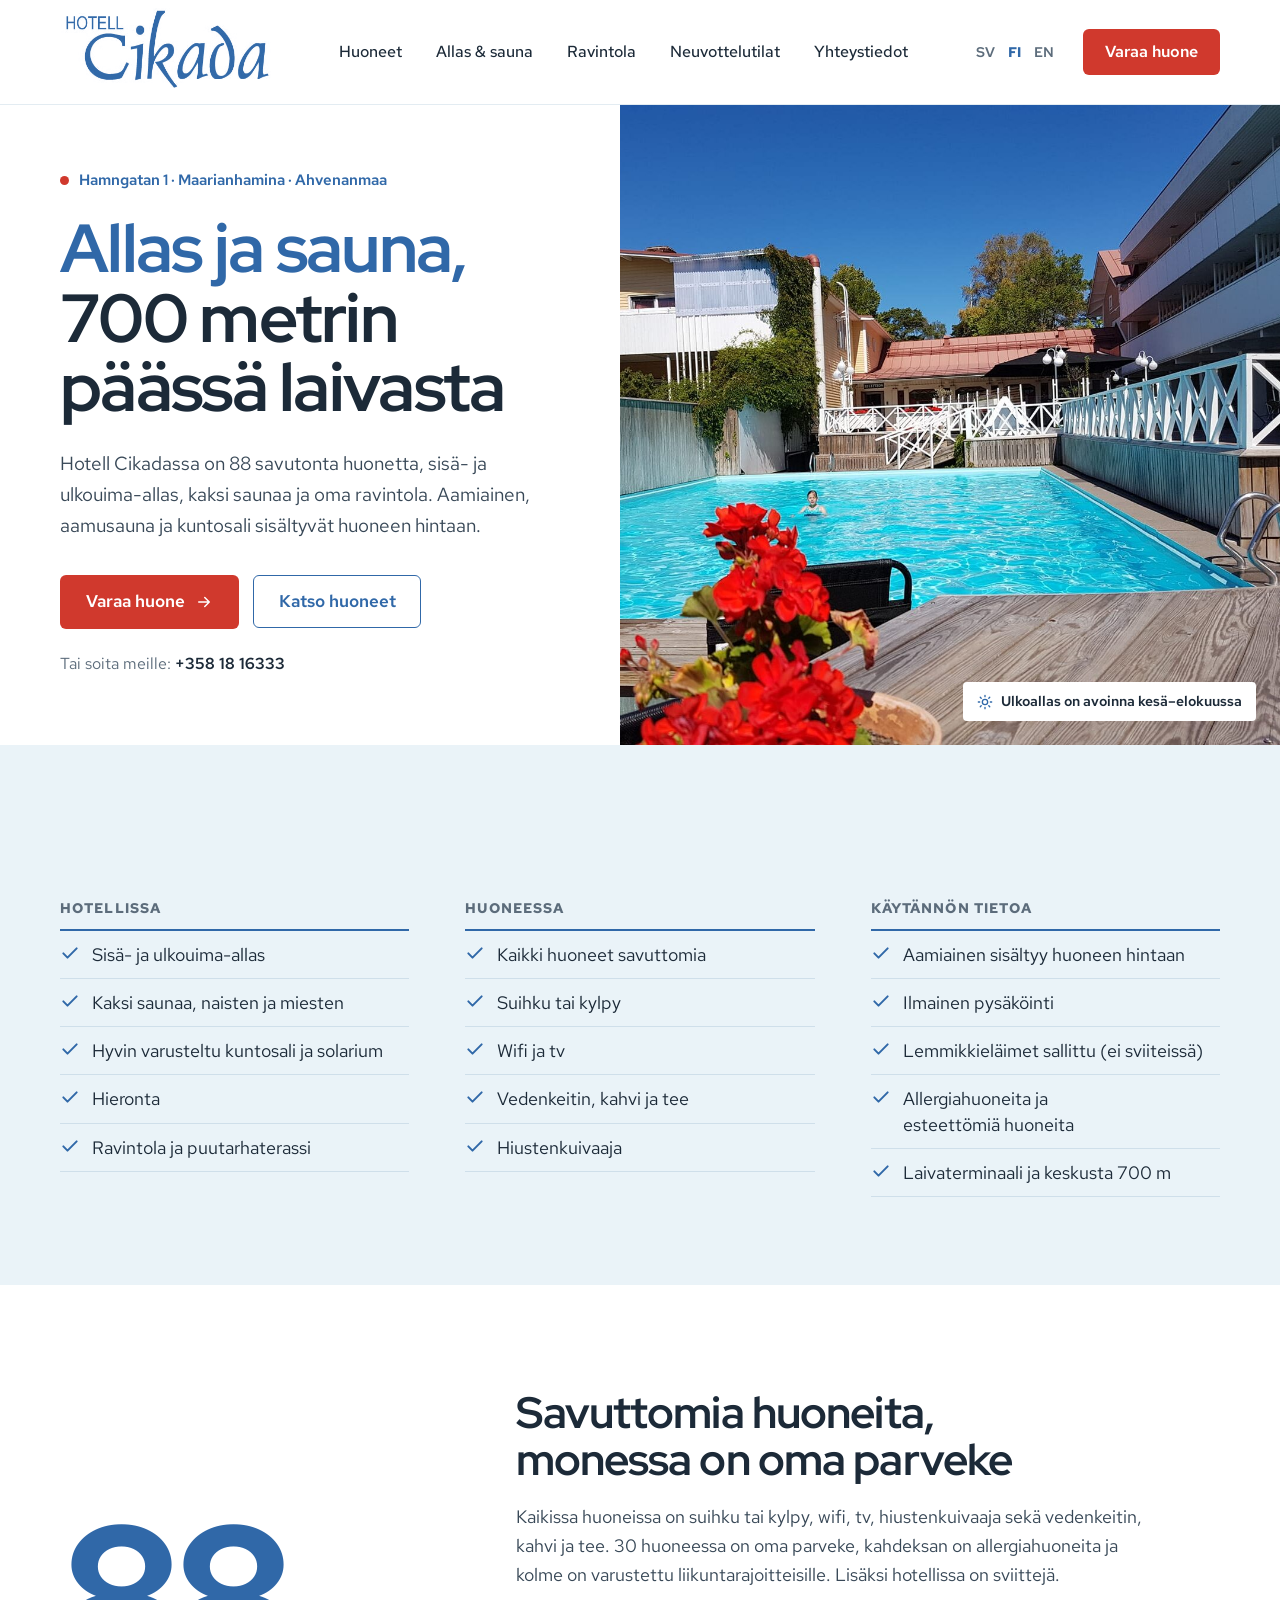
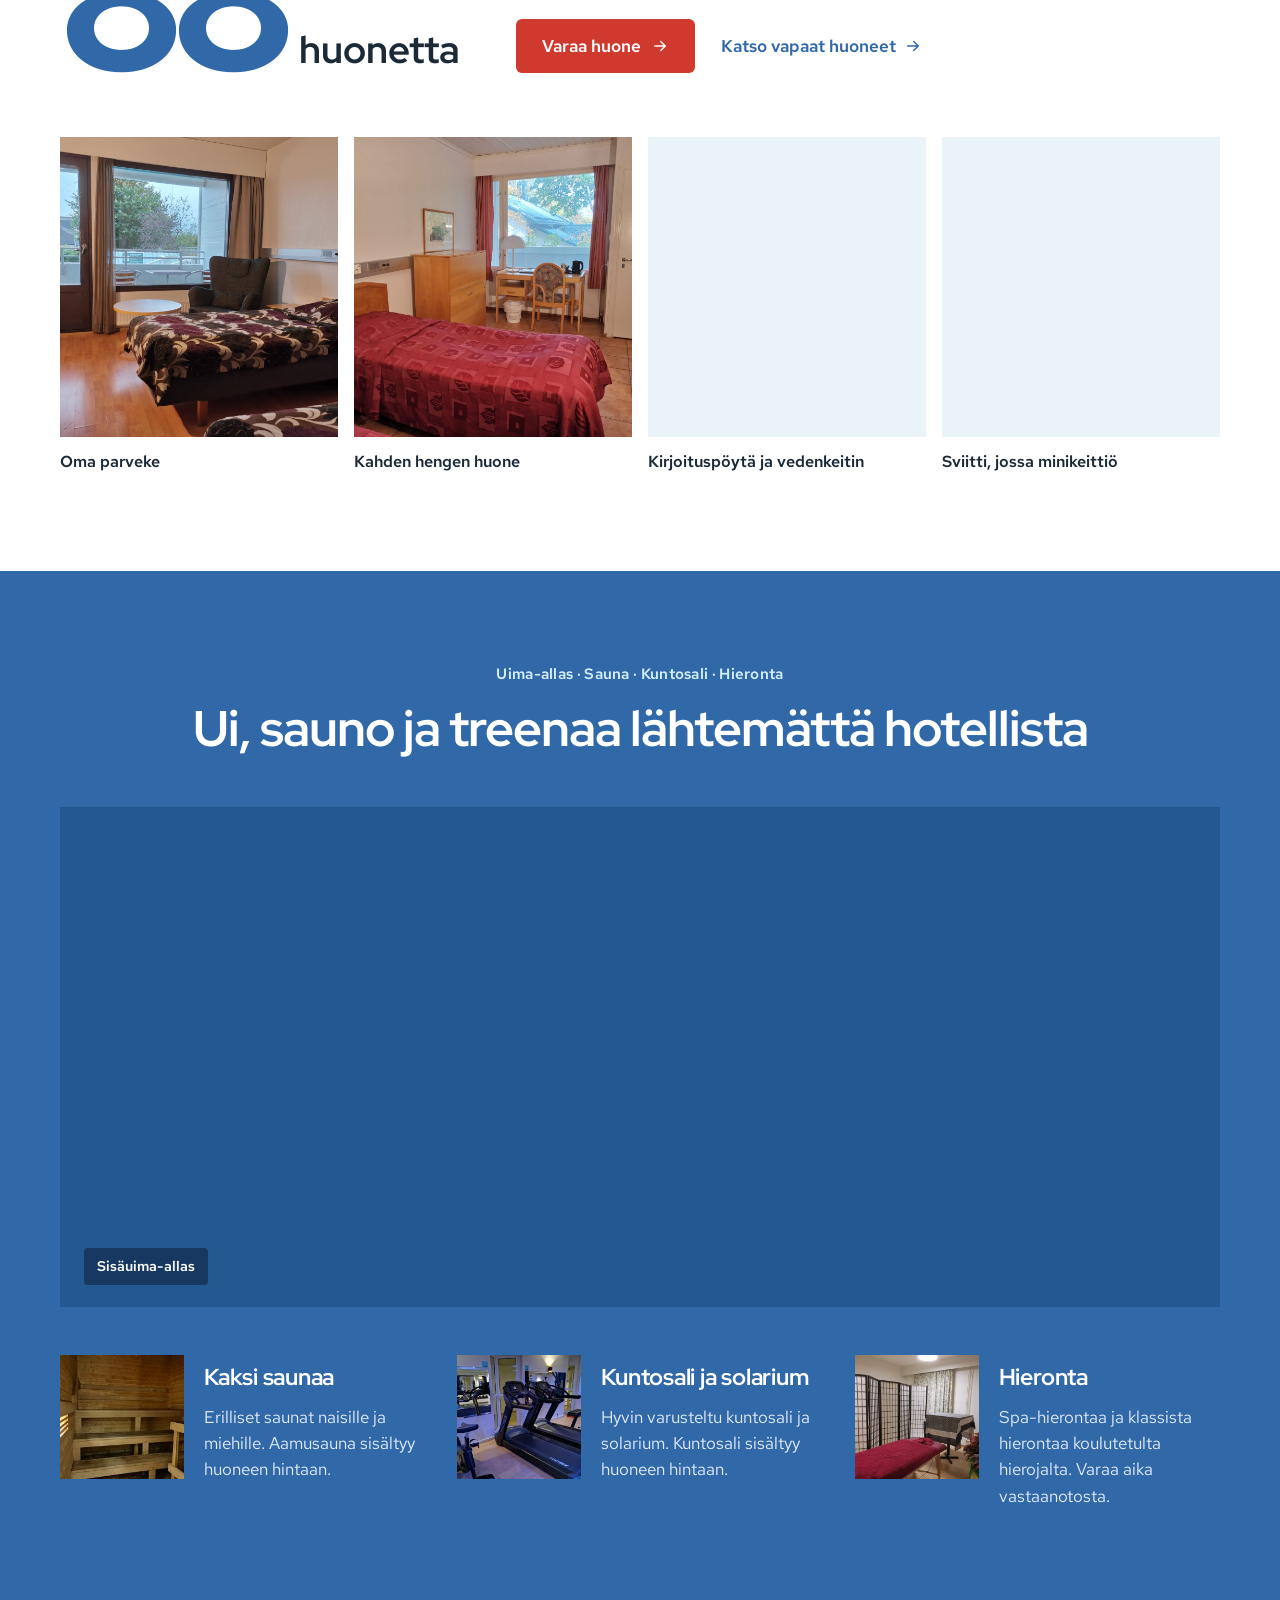
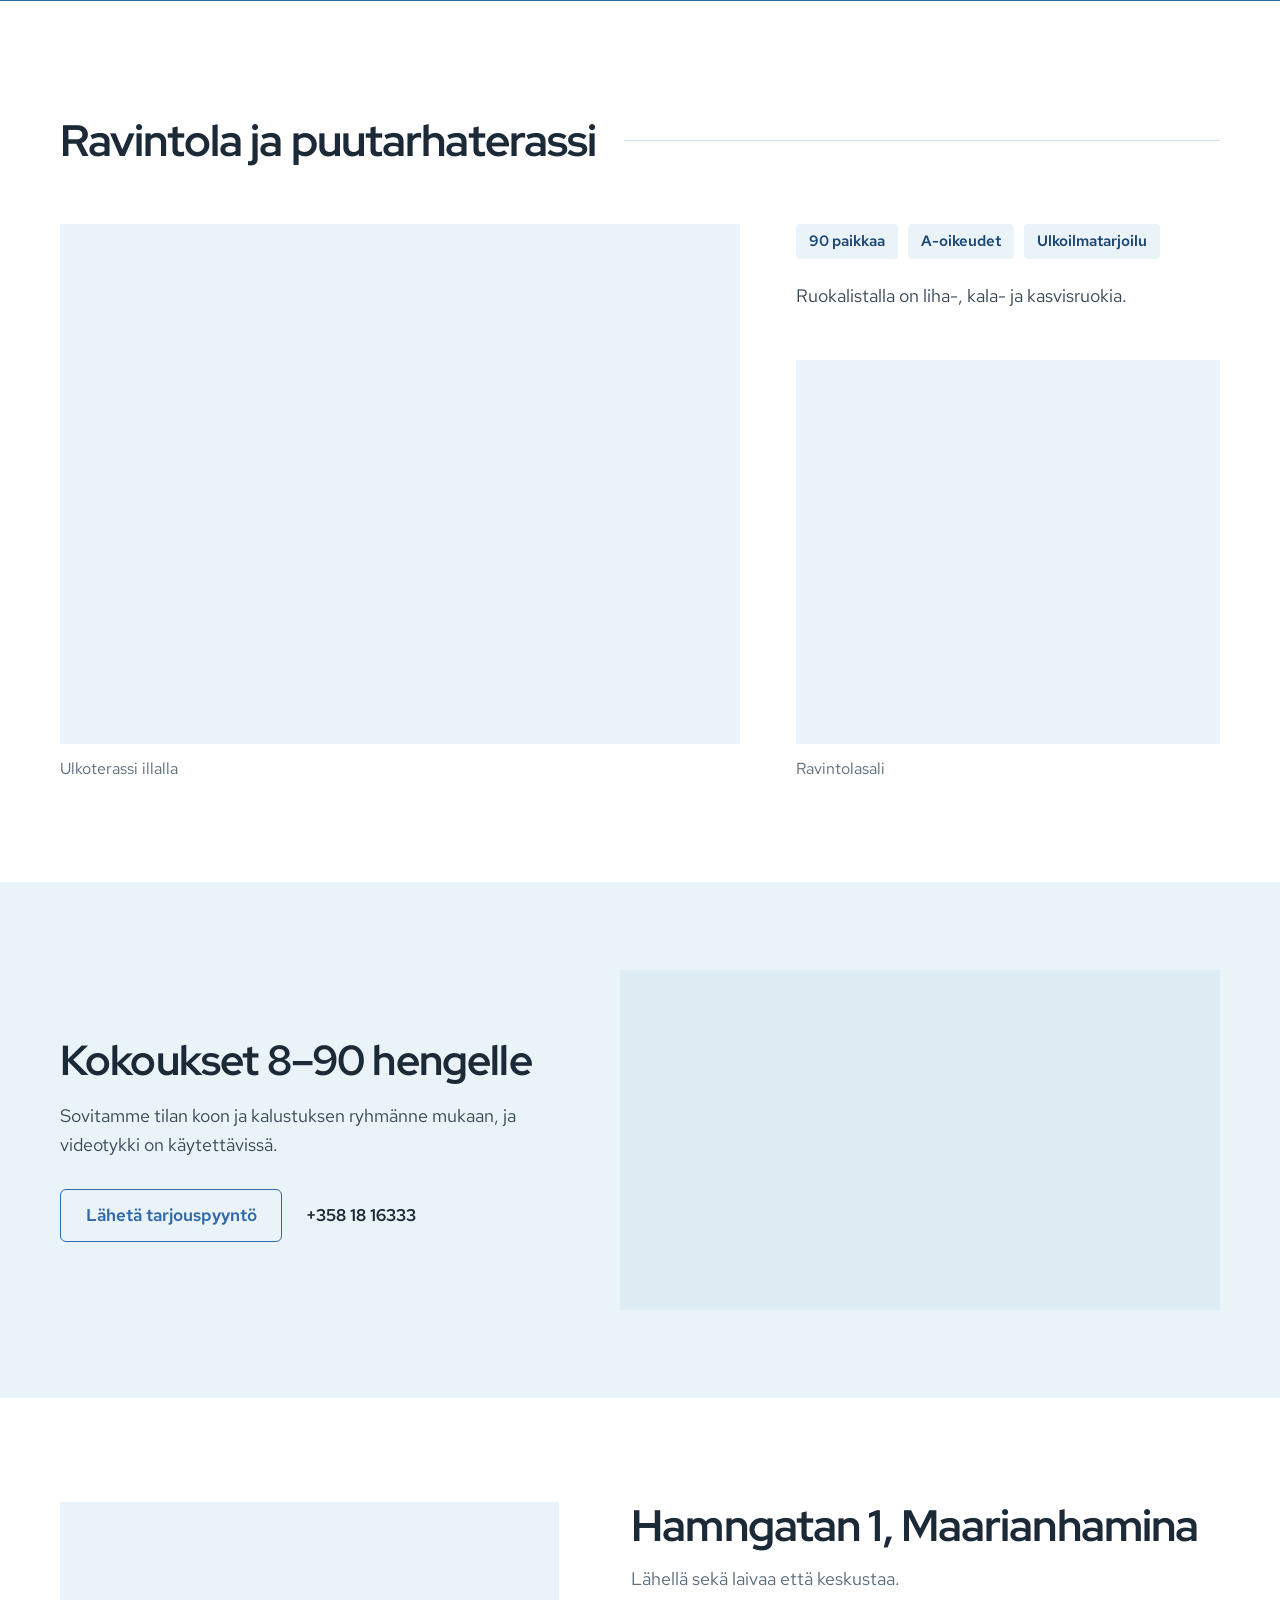
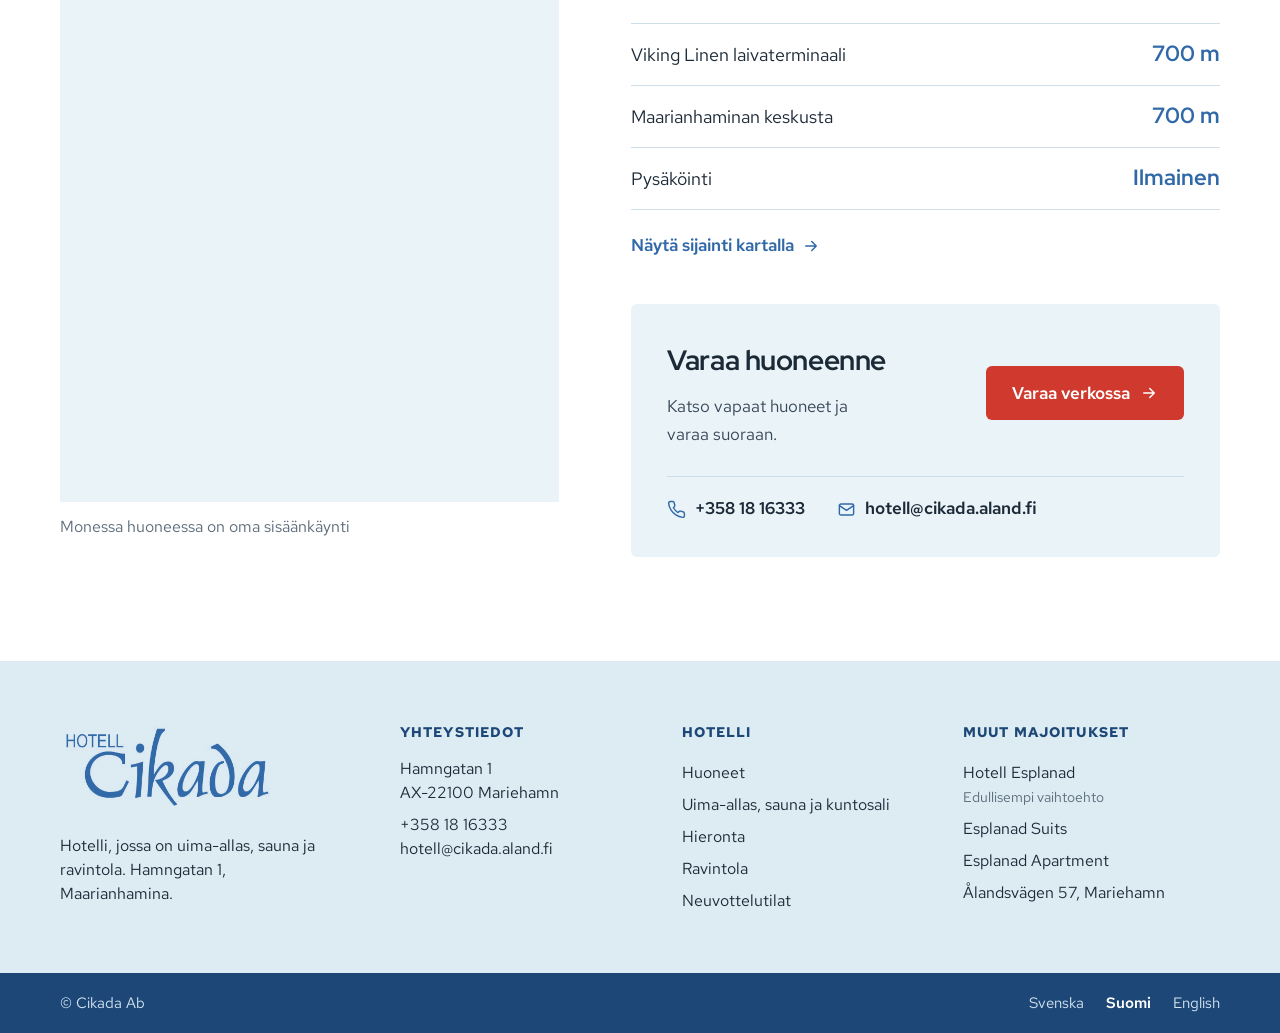
<file: fi/index.html>
<!DOCTYPE html>
<html lang="fi">
<head>
	<meta charset="UTF-8" />
	<meta name="viewport" content="width=device-width, initial-scale=1" />
<meta name='robots' content='noindex, nofollow' />
<link rel="alternate" hreflang="sv" href="../index.html">
<link rel="alternate" hreflang="fi" href="index.html">
<link rel="alternate" hreflang="en" href="../en/index.html">
<link rel="alternate" hreflang="x-default" href="../index.html">
<meta property="og:locale" content="fi_FI">
<meta name="description" content="Hotell Cikada, Hamngatan 1, Maarianhamina: 88 savutonta huonetta, sisä- ja ulkouima-allas, kaksi saunaa, kuntosali ja ravintola, 700 metrin päässä laivaterminaalista. Aamiainen sisältyy hintaan.">
<meta property="og:description" content="Hotell Cikada, Hamngatan 1, Maarianhamina: 88 savutonta huonetta, sisä- ja ulkouima-allas, kaksi saunaa, kuntosali ja ravintola, 700 metrin päässä laivaterminaalista. Aamiainen sisältyy hintaan.">
<meta property="og:title" content="Uima-allas ja sauna Maarianhaminassa &#8211; Hotell Cikada">
<meta property="og:type" content="website">
<meta property="og:image:width" content="1200">
<meta property="og:image:height" content="630">
<meta name="twitter:card" content="summary_large_image">
<title>Uima-allas ja sauna Maarianhaminassa &#8211; Hotell Cikada</title>
<style id="wp-img-auto-sizes-contain-inline-css">
img:is([sizes=auto i],[sizes^="auto," i]){contain-intrinsic-size:3000px 1500px}
/*# sourceURL=wp-img-auto-sizes-contain-inline-css */
</style>
<style id="wp-block-image-inline-css">
.wp-block-image>a,.wp-block-image>figure>a{display:inline-block}.wp-block-image img{box-sizing:border-box;height:auto;max-width:100%;vertical-align:bottom}@media not (prefers-reduced-motion){.wp-block-image img.hide{visibility:hidden}.wp-block-image img.show{animation:show-content-image .4s}}.wp-block-image[style*=border-radius] img,.wp-block-image[style*=border-radius]>a{border-radius:inherit}.wp-block-image.has-custom-border img{box-sizing:border-box}.wp-block-image.aligncenter{text-align:center}.wp-block-image.alignfull>a,.wp-block-image.alignwide>a{width:100%}.wp-block-image.alignfull img,.wp-block-image.alignwide img{height:auto;width:100%}.wp-block-image .aligncenter,.wp-block-image .alignleft,.wp-block-image .alignright,.wp-block-image.aligncenter,.wp-block-image.alignleft,.wp-block-image.alignright{display:table}.wp-block-image .aligncenter>figcaption,.wp-block-image .alignleft>figcaption,.wp-block-image .alignright>figcaption,.wp-block-image.aligncenter>figcaption,.wp-block-image.alignleft>figcaption,.wp-block-image.alignright>figcaption{caption-side:bottom;display:table-caption}.wp-block-image .alignleft{float:left;margin:.5em 1em .5em 0}.wp-block-image .alignright{float:right;margin:.5em 0 .5em 1em}.wp-block-image .aligncenter{margin-left:auto;margin-right:auto}.wp-block-image :where(figcaption){margin-bottom:1em;margin-top:.5em}.wp-block-image.is-style-circle-mask img{border-radius:9999px}@supports ((-webkit-mask-image:none) or (mask-image:none)) or (-webkit-mask-image:none){.wp-block-image.is-style-circle-mask img{border-radius:0;-webkit-mask-image:url('data:image/svg+xml;utf8,<svg viewBox="0 0 100 100" xmlns="http://www.w3.org/2000/svg"><circle cx="50" cy="50" r="50"/></svg>');mask-image:url('data:image/svg+xml;utf8,<svg viewBox="0 0 100 100" xmlns="http://www.w3.org/2000/svg"><circle cx="50" cy="50" r="50"/></svg>');mask-mode:alpha;-webkit-mask-position:center;mask-position:center;-webkit-mask-repeat:no-repeat;mask-repeat:no-repeat;-webkit-mask-size:contain;mask-size:contain}}:root :where(.wp-block-image.is-style-rounded img,.wp-block-image .is-style-rounded img){border-radius:9999px}.wp-block-image figure{margin:0}.wp-lightbox-container{display:flex;flex-direction:column;position:relative}.wp-lightbox-container img{cursor:zoom-in}.wp-lightbox-container img:hover+button{opacity:1}.wp-lightbox-container button{align-items:center;backdrop-filter:blur(16px) saturate(180%);background-color:rgba(90,90,90,.25);border:none;border-radius:4px;cursor:zoom-in;display:flex;height:20px;justify-content:center;opacity:0;padding:0;position:absolute;right:16px;text-align:center;top:16px;width:20px;z-index:100}@media not (prefers-reduced-motion){.wp-lightbox-container button{transition:opacity .2s ease}}.wp-lightbox-container button:focus-visible{outline:3px auto rgba(90,90,90,.25);outline:3px auto -webkit-focus-ring-color;outline-offset:3px}.wp-lightbox-container button:hover{cursor:pointer;opacity:1}.wp-lightbox-container button:focus{opacity:1}.wp-lightbox-container button:focus,.wp-lightbox-container button:hover,.wp-lightbox-container button:not(:hover):not(:active):not(.has-background){background-color:rgba(90,90,90,.25);border:none}.wp-lightbox-overlay{box-sizing:border-box;cursor:zoom-out;height:100vh;left:0;overflow:hidden;position:fixed;top:0;visibility:hidden;width:100%;z-index:100000}.wp-lightbox-overlay .wp-lightbox-close-button{align-items:center;cursor:pointer;display:flex;font-family:inherit;gap:8px;justify-content:center;line-height:1;min-height:40px;min-width:40px;padding:0 4px;position:absolute;right:calc(env(safe-area-inset-right) + 16px);top:calc(env(safe-area-inset-top) + 16px);z-index:5000000}.wp-lightbox-overlay .wp-lightbox-close-button:focus,.wp-lightbox-overlay .wp-lightbox-close-button:hover,.wp-lightbox-overlay .wp-lightbox-close-button:not(:hover):not(:active):not(.has-background){background:none;border:none}.wp-lightbox-overlay .wp-lightbox-close-button:has(.wp-lightbox-close-text:not([hidden])) .wp-lightbox-close-icon svg{height:1em;width:1em}.wp-lightbox-overlay .wp-lightbox-close-icon svg{display:block}.wp-lightbox-overlay .wp-lightbox-navigation-button-next,.wp-lightbox-overlay .wp-lightbox-navigation-button-prev{align-items:center;bottom:16px;cursor:pointer;display:flex;font-family:inherit;gap:4px;justify-content:center;line-height:1;min-height:40px;min-width:40px;padding:0 8px;position:absolute;z-index:2000002}.wp-lightbox-overlay .wp-lightbox-navigation-button-next[hidden],.wp-lightbox-overlay .wp-lightbox-navigation-button-prev[hidden]{display:none}@media (min-width:960px){.wp-lightbox-overlay .wp-lightbox-navigation-button-next,.wp-lightbox-overlay .wp-lightbox-navigation-button-prev{bottom:50%;transform:translateY(-50%)}}.wp-lightbox-overlay .wp-lightbox-navigation-button-next:focus,.wp-lightbox-overlay .wp-lightbox-navigation-button-next:hover,.wp-lightbox-overlay .wp-lightbox-navigation-button-next:not(:hover):not(:active):not(.has-background),.wp-lightbox-overlay .wp-lightbox-navigation-button-prev:focus,.wp-lightbox-overlay .wp-lightbox-navigation-button-prev:hover,.wp-lightbox-overlay .wp-lightbox-navigation-button-prev:not(:hover):not(:active):not(.has-background){background:none;border:none;padding:0 8px}.wp-lightbox-overlay .wp-lightbox-navigation-button-next:has(.wp-lightbox-navigation-text:not([hidden])) .wp-lightbox-navigation-icon svg,.wp-lightbox-overlay .wp-lightbox-navigation-button-prev:has(.wp-lightbox-navigation-text:not([hidden])) .wp-lightbox-navigation-icon svg{display:block;height:1.5em;width:1.5em}.wp-lightbox-overlay .wp-lightbox-navigation-button-prev{left:calc(env(safe-area-inset-left) + 16px)}.wp-lightbox-overlay .wp-lightbox-navigation-button-next{right:calc(env(safe-area-inset-right) + 16px)}.wp-lightbox-overlay .wp-lightbox-navigation-icon svg{vertical-align:middle}.wp-lightbox-overlay .lightbox-image-container{height:var(--wp--lightbox-container-height);left:50%;overflow:hidden;position:absolute;top:50%;transform:translate(-50%,-50%);transform-origin:top left;width:var(--wp--lightbox-container-width);z-index:2000001}.wp-lightbox-overlay .wp-block-image{align-items:center;box-sizing:border-box;display:flex;height:100%;justify-content:center;margin:0;position:relative;transform-origin:0 0;width:100%;z-index:3000000}.wp-lightbox-overlay .wp-block-image img{height:var(--wp--lightbox-image-height);min-height:var(--wp--lightbox-image-height);min-width:var(--wp--lightbox-image-width);width:var(--wp--lightbox-image-width)}.wp-lightbox-overlay .wp-block-image figcaption{display:none}.wp-lightbox-overlay button{background:none;border:none}.wp-lightbox-overlay .scrim{background-color:#fff;height:100%;opacity:.9;position:absolute;width:100%;z-index:2000000}.wp-lightbox-overlay.active{visibility:visible}@media not (prefers-reduced-motion){.wp-lightbox-overlay.active{animation:turn-on-visibility .25s both}.wp-lightbox-overlay.active img{animation:turn-on-visibility .35s both}.wp-lightbox-overlay.show-closing-animation:not(.active){animation:turn-off-visibility .35s both}.wp-lightbox-overlay.show-closing-animation:not(.active) img{animation:turn-off-visibility .25s both}.wp-lightbox-overlay.zoom.active{animation:none;opacity:1;visibility:visible}.wp-lightbox-overlay.zoom.active .lightbox-image-container{animation:lightbox-zoom-in .4s}.wp-lightbox-overlay.zoom.active .lightbox-image-container img{animation:none}.wp-lightbox-overlay.zoom.active .scrim{animation:turn-on-visibility .4s forwards}.wp-lightbox-overlay.zoom.show-closing-animation:not(.active){animation:none}.wp-lightbox-overlay.zoom.show-closing-animation:not(.active) .lightbox-image-container{animation:lightbox-zoom-out .4s}.wp-lightbox-overlay.zoom.show-closing-animation:not(.active) .lightbox-image-container img{animation:none}.wp-lightbox-overlay.zoom.show-closing-animation:not(.active) .scrim{animation:turn-off-visibility .4s forwards}}@keyframes show-content-image{0%{visibility:hidden}99%{visibility:hidden}to{visibility:visible}}@keyframes turn-on-visibility{0%{opacity:0}to{opacity:1}}@keyframes turn-off-visibility{0%{opacity:1;visibility:visible}99%{opacity:0;visibility:visible}to{opacity:0;visibility:hidden}}@keyframes lightbox-zoom-in{0%{transform:translate(calc((-100vw + var(--wp--lightbox-scrollbar-width))/2 + var(--wp--lightbox-initial-left-position)),calc(-50vh + var(--wp--lightbox-initial-top-position))) scale(var(--wp--lightbox-scale))}to{transform:translate(-50%,-50%) scale(1)}}@keyframes lightbox-zoom-out{0%{transform:translate(-50%,-50%) scale(1);visibility:visible}99%{visibility:visible}to{transform:translate(calc((-100vw + var(--wp--lightbox-scrollbar-width))/2 + var(--wp--lightbox-initial-left-position)),calc(-50vh + var(--wp--lightbox-initial-top-position))) scale(var(--wp--lightbox-scale));visibility:hidden}}
/*# sourceURL=../wp-includes/blocks/image/style.min.css */
</style>
<style id="wp-block-navigation-link-inline-css">
.wp-block-navigation .wp-block-navigation-item__label{overflow-wrap:break-word}.wp-block-navigation .wp-block-navigation-item__description{display:none}.link-ui-tools{outline:1px solid #f0f0f0;padding:8px}.link-ui-block-inserter{padding-top:8px}.link-ui-block-inserter__back{margin-left:8px;text-transform:uppercase}
/*# sourceURL=../wp-includes/blocks/navigation-link/style.min.css */
</style>
<link rel='stylesheet' id='wp-block-navigation-css' href='../wp-includes/blocks/navigation/style.min.css' media='all' />
<style id="wp-block-paragraph-inline-css">
.is-small-text{font-size:.875em}.is-regular-text{font-size:1em}.is-large-text{font-size:2.25em}.is-larger-text{font-size:3em}.has-drop-cap:not(:focus):first-letter{float:left;font-size:8.4em;font-style:normal;font-weight:100;line-height:.68;margin:.05em .1em 0 0;text-transform:uppercase}body.rtl .has-drop-cap:not(:focus):first-letter{float:none;margin-left:.1em}p.has-drop-cap.has-background{overflow:hidden}:root :where(p.has-background){padding:1.25em 2.375em}:where(p.has-text-color:not(.has-link-color)) a{color:inherit}p.has-text-align-left[style*="writing-mode:vertical-lr"],p.has-text-align-right[style*="writing-mode:vertical-rl"]{rotate:180deg}
/*# sourceURL=../wp-includes/blocks/paragraph/style.min.css */
</style>
<style id="wp-block-button-inline-css">
.wp-block-button__link{align-content:center;box-sizing:border-box;cursor:pointer;display:inline-block;height:100%;text-align:center;word-break:break-word}.wp-block-button__link.aligncenter{text-align:center}.wp-block-button__link.alignright{text-align:right}:where(.wp-block-button__link){border-radius:9999px;box-shadow:none;padding:calc(.667em + 2px) calc(1.333em + 2px);text-decoration:none}.wp-block-button[style*=text-decoration] .wp-block-button__link{text-decoration:inherit}.wp-block-buttons>.wp-block-button.has-custom-width{max-width:none}.wp-block-buttons>.wp-block-button.has-custom-width .wp-block-button__link{width:100%}.wp-block-buttons>.wp-block-button.has-custom-font-size .wp-block-button__link{font-size:inherit}.wp-block-buttons>.wp-block-button[class*=wp-block-button__width]{width:calc(var(--wp--block-button--width)*1% - var(--wp--style--block-gap, .5em)*(1 - var(--wp--block-button--width)/100))}.wp-block-buttons>.wp-block-button.wp-block-button__width-25{width:calc(25% - var(--wp--style--block-gap, .5em)*.75)}.wp-block-buttons>.wp-block-button.wp-block-button__width-50{width:calc(50% - var(--wp--style--block-gap, .5em)*.5)}.wp-block-buttons>.wp-block-button.wp-block-button__width-75{width:calc(75% - var(--wp--style--block-gap, .5em)*.25)}.wp-block-buttons>.wp-block-button.wp-block-button__width-100{flex-basis:100%;width:100%}.wp-block-buttons.is-vertical>.wp-block-button[class*=wp-block-button__width]{width:calc(var(--wp--block-button--width)*1%)}.wp-block-buttons.is-vertical>.wp-block-button.wp-block-button__width-25{width:25%}.wp-block-buttons.is-vertical>.wp-block-button.wp-block-button__width-50{width:50%}.wp-block-buttons.is-vertical>.wp-block-button.wp-block-button__width-75{width:75%}.wp-block-button.is-style-squared,.wp-block-button__link.wp-block-button.is-style-squared{border-radius:0}.wp-block-button.no-border-radius,.wp-block-button__link.no-border-radius{border-radius:0!important}:root :where(.wp-block-button .wp-block-button__link.is-style-outline),:root :where(.wp-block-button.is-style-outline>.wp-block-button__link){border:2px solid;padding:.667em 1.333em}:root :where(.wp-block-button .wp-block-button__link.is-style-outline:not(.has-text-color)),:root :where(.wp-block-button.is-style-outline>.wp-block-button__link:not(.has-text-color)){color:currentColor}:root :where(.wp-block-button .wp-block-button__link.is-style-outline:not(.has-background)),:root :where(.wp-block-button.is-style-outline>.wp-block-button__link:not(.has-background)){background-color:transparent;background-image:none}
/*# sourceURL=../wp-includes/blocks/button/style.min.css */
</style>
<style id="wp-block-buttons-inline-css">
.wp-block-buttons{box-sizing:border-box}.wp-block-buttons.is-vertical{flex-direction:column}.wp-block-buttons.is-vertical>.wp-block-button:last-child{margin-bottom:0}.wp-block-buttons>.wp-block-button{display:inline-block;margin:0}.wp-block-buttons.is-content-justification-left{justify-content:flex-start}.wp-block-buttons.is-content-justification-left.is-vertical{align-items:flex-start}.wp-block-buttons.is-content-justification-center{justify-content:center}.wp-block-buttons.is-content-justification-center.is-vertical{align-items:center}.wp-block-buttons.is-content-justification-right{justify-content:flex-end}.wp-block-buttons.is-content-justification-right.is-vertical{align-items:flex-end}.wp-block-buttons.is-content-justification-space-between{justify-content:space-between}.wp-block-buttons.aligncenter{text-align:center}.wp-block-buttons:not(.is-content-justification-space-between,.is-content-justification-right,.is-content-justification-left,.is-content-justification-center) .wp-block-button.aligncenter{margin-left:auto;margin-right:auto;width:100%}.wp-block-buttons[style*=text-decoration] .wp-block-button,.wp-block-buttons[style*=text-decoration] .wp-block-button__link{text-decoration:inherit}.wp-block-buttons.has-custom-font-size .wp-block-button__link{font-size:inherit}.wp-block-buttons .wp-block-button__link{width:100%}.wp-block-button.aligncenter{text-align:center}
/*# sourceURL=../wp-includes/blocks/buttons/style.min.css */
</style>
<style id="wp-block-group-inline-css">
.wp-block-group{box-sizing:border-box}:where(.wp-block-group.wp-block-group-is-layout-constrained){position:relative}
/*# sourceURL=../wp-includes/blocks/group/style.min.css */
</style>
<style id="wp-block-heading-inline-css">
h1:where(.wp-block-heading).has-background,h2:where(.wp-block-heading).has-background,h3:where(.wp-block-heading).has-background,h4:where(.wp-block-heading).has-background,h5:where(.wp-block-heading).has-background,h6:where(.wp-block-heading).has-background{padding:1.25em 2.375em}h1.has-text-align-left[style*=writing-mode]:where([style*=vertical-lr]),h1.has-text-align-right[style*=writing-mode]:where([style*=vertical-rl]),h2.has-text-align-left[style*=writing-mode]:where([style*=vertical-lr]),h2.has-text-align-right[style*=writing-mode]:where([style*=vertical-rl]),h3.has-text-align-left[style*=writing-mode]:where([style*=vertical-lr]),h3.has-text-align-right[style*=writing-mode]:where([style*=vertical-rl]),h4.has-text-align-left[style*=writing-mode]:where([style*=vertical-lr]),h4.has-text-align-right[style*=writing-mode]:where([style*=vertical-rl]),h5.has-text-align-left[style*=writing-mode]:where([style*=vertical-lr]),h5.has-text-align-right[style*=writing-mode]:where([style*=vertical-rl]),h6.has-text-align-left[style*=writing-mode]:where([style*=vertical-lr]),h6.has-text-align-right[style*=writing-mode]:where([style*=vertical-rl]){rotate:180deg}
/*# sourceURL=../wp-includes/blocks/heading/style.min.css */
</style>
<style id="wp-block-columns-inline-css">
.wp-block-columns{box-sizing:border-box;display:flex;flex-wrap:wrap!important}@media (min-width:782px){.wp-block-columns{flex-wrap:nowrap!important}}.wp-block-columns{align-items:normal!important}.wp-block-columns.are-vertically-aligned-top{align-items:flex-start}.wp-block-columns.are-vertically-aligned-center{align-items:center}.wp-block-columns.are-vertically-aligned-bottom{align-items:flex-end}@media (max-width:781px){.wp-block-columns:not(.is-not-stacked-on-mobile)>.wp-block-column{flex-basis:100%!important}}@media (min-width:782px){.wp-block-columns:not(.is-not-stacked-on-mobile)>.wp-block-column{flex-basis:0;flex-grow:1}.wp-block-columns:not(.is-not-stacked-on-mobile)>.wp-block-column[style*=flex-basis]{flex-grow:0}}.wp-block-columns.is-not-stacked-on-mobile{flex-wrap:nowrap!important}.wp-block-columns.is-not-stacked-on-mobile>.wp-block-column{flex-basis:0;flex-grow:1}.wp-block-columns.is-not-stacked-on-mobile>.wp-block-column[style*=flex-basis]{flex-grow:0}:where(.wp-block-columns){margin-bottom:1.75em}:where(.wp-block-columns.has-background){padding:1.25em 2.375em}.wp-block-column{flex-grow:1;min-width:0;overflow-wrap:break-word;word-break:break-word}.wp-block-column.is-vertically-aligned-top{align-self:flex-start}.wp-block-column.is-vertically-aligned-center{align-self:center}.wp-block-column.is-vertically-aligned-bottom{align-self:flex-end}.wp-block-column.is-vertically-aligned-stretch{align-self:stretch}.wp-block-column.is-vertically-aligned-bottom,.wp-block-column.is-vertically-aligned-center,.wp-block-column.is-vertically-aligned-top{width:100%}
/*# sourceURL=../wp-includes/blocks/columns/style.min.css */
</style>
<style id="wp-block-list-inline-css">
ol,ul{box-sizing:border-box}:root :where(.wp-block-list.has-background){padding:1.25em 2.375em}
/*# sourceURL=../wp-includes/blocks/list/style.min.css */
</style>
<style id="wp-block-media-text-inline-css">
.wp-block-media-text{box-sizing:border-box;direction:ltr;display:grid;grid-template-columns:50% 1fr;grid-template-rows:auto}.wp-block-media-text.has-media-on-the-right{grid-template-columns:1fr 50%}.wp-block-media-text.is-vertically-aligned-top>.wp-block-media-text__content,.wp-block-media-text.is-vertically-aligned-top>.wp-block-media-text__media{align-self:start}.wp-block-media-text.is-vertically-aligned-center>.wp-block-media-text__content,.wp-block-media-text.is-vertically-aligned-center>.wp-block-media-text__media,.wp-block-media-text>.wp-block-media-text__content,.wp-block-media-text>.wp-block-media-text__media{align-self:center}.wp-block-media-text.is-vertically-aligned-bottom>.wp-block-media-text__content,.wp-block-media-text.is-vertically-aligned-bottom>.wp-block-media-text__media{align-self:end}.wp-block-media-text>.wp-block-media-text__media{grid-column:1;grid-row:1;margin:0}.wp-block-media-text>.wp-block-media-text__content{direction:ltr;grid-column:2;grid-row:1;padding:0 8%;word-break:break-word}.wp-block-media-text.has-media-on-the-right>.wp-block-media-text__media{grid-column:2;grid-row:1}.wp-block-media-text.has-media-on-the-right>.wp-block-media-text__content{grid-column:1;grid-row:1}.wp-block-media-text__media a{display:block}.wp-block-media-text__media img,.wp-block-media-text__media video{height:auto;max-width:unset;vertical-align:middle;width:100%}.wp-block-media-text.is-image-fill>.wp-block-media-text__media{background-size:cover;height:100%;min-height:250px}.wp-block-media-text.is-image-fill>.wp-block-media-text__media>a{display:block;height:100%}.wp-block-media-text.is-image-fill>.wp-block-media-text__media img{clip:rect(0,0,0,0);border:0;height:1px;margin:-1px;overflow:hidden;padding:0;position:absolute;width:1px}.wp-block-media-text.is-image-fill-element>.wp-block-media-text__media{height:100%;min-height:250px;position:relative}.wp-block-media-text.is-image-fill-element>.wp-block-media-text__media>a{display:block;height:100%}.wp-block-media-text.is-image-fill-element>.wp-block-media-text__media img{height:100%;-o-object-fit:cover;object-fit:cover;position:absolute;width:100%}@media (max-width:600px){.wp-block-media-text.is-stacked-on-mobile{grid-template-columns:100%!important}.wp-block-media-text.is-stacked-on-mobile>.wp-block-media-text__media{grid-column:1;grid-row:1}.wp-block-media-text.is-stacked-on-mobile>.wp-block-media-text__content{grid-column:1;grid-row:2}}
/*# sourceURL=../wp-includes/blocks/media-text/style.min.css */
</style>
<style id="wp-block-table-inline-css">
.wp-block-table{overflow-x:auto}.wp-block-table table{border-collapse:collapse;width:100%}.wp-block-table thead{border-bottom:3px solid}.wp-block-table tfoot{border-top:3px solid}.wp-block-table td,.wp-block-table th{border:1px solid;padding:.5em}.wp-block-table .has-fixed-layout{table-layout:fixed;width:100%}.wp-block-table .has-fixed-layout td,.wp-block-table .has-fixed-layout th{word-break:break-word}.wp-block-table.aligncenter,.wp-block-table.alignleft,.wp-block-table.alignright{display:table;width:auto}.wp-block-table.aligncenter td,.wp-block-table.aligncenter th,.wp-block-table.alignleft td,.wp-block-table.alignleft th,.wp-block-table.alignright td,.wp-block-table.alignright th{word-break:break-word}.wp-block-table .has-subtle-light-gray-background-color{background-color:#f3f4f5}.wp-block-table .has-subtle-pale-green-background-color{background-color:#e9fbe5}.wp-block-table .has-subtle-pale-blue-background-color{background-color:#e7f5fe}.wp-block-table .has-subtle-pale-pink-background-color{background-color:#fcf0ef}.wp-block-table.is-style-stripes{background-color:transparent;border-collapse:inherit;border-spacing:0}.wp-block-table.is-style-stripes tbody tr:nth-child(odd){background-color:#f0f0f0}.wp-block-table.is-style-stripes.has-subtle-light-gray-background-color tbody tr:nth-child(odd){background-color:#f3f4f5}.wp-block-table.is-style-stripes.has-subtle-pale-green-background-color tbody tr:nth-child(odd){background-color:#e9fbe5}.wp-block-table.is-style-stripes.has-subtle-pale-blue-background-color tbody tr:nth-child(odd){background-color:#e7f5fe}.wp-block-table.is-style-stripes.has-subtle-pale-pink-background-color tbody tr:nth-child(odd){background-color:#fcf0ef}.wp-block-table.is-style-stripes td,.wp-block-table.is-style-stripes th{border-color:transparent}.wp-block-table.is-style-stripes{border-bottom:1px solid #f0f0f0}.wp-block-table .has-border-color td,.wp-block-table .has-border-color th,.wp-block-table .has-border-color tr,.wp-block-table .has-border-color>*{border-color:inherit}.wp-block-table table[style*=border-top-color] tr:first-child,.wp-block-table table[style*=border-top-color] tr:first-child td,.wp-block-table table[style*=border-top-color] tr:first-child th,.wp-block-table table[style*=border-top-color]>*,.wp-block-table table[style*=border-top-color]>* td,.wp-block-table table[style*=border-top-color]>* th{border-top-color:inherit}.wp-block-table table[style*=border-top-color] tr:not(:first-child){border-top-color:currentColor}.wp-block-table table[style*=border-right-color] td:last-child,.wp-block-table table[style*=border-right-color] th,.wp-block-table table[style*=border-right-color] tr,.wp-block-table table[style*=border-right-color]>*{border-right-color:inherit}.wp-block-table table[style*=border-bottom-color] tr:last-child,.wp-block-table table[style*=border-bottom-color] tr:last-child td,.wp-block-table table[style*=border-bottom-color] tr:last-child th,.wp-block-table table[style*=border-bottom-color]>*,.wp-block-table table[style*=border-bottom-color]>* td,.wp-block-table table[style*=border-bottom-color]>* th{border-bottom-color:inherit}.wp-block-table table[style*=border-bottom-color] tr:not(:last-child){border-bottom-color:currentColor}.wp-block-table table[style*=border-left-color] td:first-child,.wp-block-table table[style*=border-left-color] th,.wp-block-table table[style*=border-left-color] tr,.wp-block-table table[style*=border-left-color]>*{border-left-color:inherit}.wp-block-table table[style*=border-style] td,.wp-block-table table[style*=border-style] th,.wp-block-table table[style*=border-style] tr,.wp-block-table table[style*=border-style]>*{border-style:inherit}.wp-block-table table[style*=border-width] td,.wp-block-table table[style*=border-width] th,.wp-block-table table[style*=border-width] tr,.wp-block-table table[style*=border-width]>*{border-style:inherit;border-width:inherit}
/*# sourceURL=../wp-includes/blocks/table/style.min.css */
</style>
<style id="wp-block-post-content-inline-css">
.wp-block-post-content{display:flow-root}
/*# sourceURL=../wp-includes/blocks/post-content/style.min.css */
</style>
<style id="wp-block-library-inline-css">
:root{--wp-block-synced-color:#7a00df;--wp-block-synced-color--rgb:122,0,223;--wp-bound-block-color:var(--wp-block-synced-color);--wp-editor-canvas-background:#ddd;--wp-admin-theme-color:#007cba;--wp-admin-theme-color--rgb:0,124,186;--wp-admin-theme-color-darker-10:#006ba1;--wp-admin-theme-color-darker-10--rgb:0,107,160.5;--wp-admin-theme-color-darker-20:#005a87;--wp-admin-theme-color-darker-20--rgb:0,90,135;--wp-admin-border-width-focus:2px}@media (min-resolution:192dpi){:root{--wp-admin-border-width-focus:1.5px}}.wp-element-button{cursor:pointer}:root .has-very-light-gray-background-color{background-color:#eee}:root .has-very-dark-gray-background-color{background-color:#313131}:root .has-very-light-gray-color{color:#eee}:root .has-very-dark-gray-color{color:#313131}:root .has-vivid-green-cyan-to-vivid-cyan-blue-gradient-background{background:linear-gradient(135deg,#00d084,#0693e3)}:root .has-purple-crush-gradient-background{background:linear-gradient(135deg,#34e2e4,#4721fb 50%,#ab1dfe)}:root .has-hazy-dawn-gradient-background{background:linear-gradient(135deg,#faaca8,#dad0ec)}:root .has-subdued-olive-gradient-background{background:linear-gradient(135deg,#fafae1,#67a671)}:root .has-atomic-cream-gradient-background{background:linear-gradient(135deg,#fdd79a,#004a59)}:root .has-nightshade-gradient-background{background:linear-gradient(135deg,#330968,#31cdcf)}:root .has-midnight-gradient-background{background:linear-gradient(135deg,#020381,#2874fc)}:root{--wp--preset--font-size--normal:16px;--wp--preset--font-size--huge:42px}.has-regular-font-size{font-size:1em}.has-larger-font-size{font-size:2.625em}.has-normal-font-size{font-size:var(--wp--preset--font-size--normal)}.has-huge-font-size{font-size:var(--wp--preset--font-size--huge)}:root .has-text-align-center{text-align:center}:root .has-text-align-left{text-align:left}:root .has-text-align-right{text-align:right}.has-fit-text{white-space:nowrap!important}#end-resizable-editor-section{display:none}.aligncenter{clear:both}.items-justified-left{justify-content:flex-start}.items-justified-center{justify-content:center}.items-justified-right{justify-content:flex-end}.items-justified-space-between{justify-content:space-between}.screen-reader-text{word-wrap:normal!important;border:0;clip-path:inset(50%);height:1px;margin:-1px;overflow:hidden;padding:0;position:absolute;width:1px;word-break:normal!important}.screen-reader-text:focus{background-color:#ddd;clip-path:none;color:#444;display:block;font-size:1em;height:auto;left:5px;line-height:normal;padding:15px 23px 14px;text-decoration:none;top:5px;width:auto;z-index:100000}html :where(.has-border-color){border-style:solid}html :where([style^=border-color],[style*=";border-color"],[style*="; border-color"]){border-style:solid}html :where([style^=border-top-color],[style*=";border-top-color"],[style*="; border-top-color"]){border-top-style:solid}html :where([style^=border-right-color],[style*=";border-right-color"],[style*="; border-right-color"]){border-right-style:solid}html :where([style^=border-bottom-color],[style*=";border-bottom-color"],[style*="; border-bottom-color"]){border-bottom-style:solid}html :where([style^=border-left-color],[style*=";border-left-color"],[style*="; border-left-color"]){border-left-style:solid}html :where([style^=border-width],[style*=";border-width"],[style*="; border-width"]){border-style:solid}html :where([style^=border-top-width],[style*=";border-top-width"],[style*="; border-top-width"]){border-top-style:solid}html :where([style^=border-right-width],[style*=";border-right-width"],[style*="; border-right-width"]){border-right-style:solid}html :where([style^=border-bottom-width],[style*=";border-bottom-width"],[style*="; border-bottom-width"]){border-bottom-style:solid}html :where([style^=border-left-width],[style*=";border-left-width"],[style*="; border-left-width"]){border-left-style:solid}html :where(img[class*=wp-image-]){height:auto;max-width:100%}:where(figure){margin:0 0 1em}html :where(.is-position-sticky){--wp-admin--admin-bar--position-offset:var(--wp-admin--admin-bar--height,0px)}@media screen and (max-width:600px){html :where(.is-position-sticky){--wp-admin--admin-bar--position-offset:0px}}
/*# sourceURL=/wp-includes/css/dist/block-library/common.min.css */
</style>
<style id="global-styles-inline-css">
:root{--wp--preset--aspect-ratio--square: 1;--wp--preset--aspect-ratio--4-3: 4/3;--wp--preset--aspect-ratio--3-4: 3/4;--wp--preset--aspect-ratio--3-2: 3/2;--wp--preset--aspect-ratio--2-3: 2/3;--wp--preset--aspect-ratio--16-9: 16/9;--wp--preset--aspect-ratio--9-16: 9/16;--wp--preset--color--black: #000000;--wp--preset--color--cyan-bluish-gray: #abb8c3;--wp--preset--color--white: #FFFFFF;--wp--preset--color--pale-pink: #f78da7;--wp--preset--color--vivid-red: #cf2e2e;--wp--preset--color--luminous-vivid-orange: #ff6900;--wp--preset--color--luminous-vivid-amber: #fcb900;--wp--preset--color--light-green-cyan: #7bdcb5;--wp--preset--color--vivid-green-cyan: #00d084;--wp--preset--color--pale-cyan-blue: #8ed1fc;--wp--preset--color--vivid-cyan-blue: #0693e3;--wp--preset--color--vivid-purple: #9b51e0;--wp--preset--color--blue: #3068A8;--wp--preset--color--blue-dark: #245890;--wp--preset--color--blue-deep: #1C4776;--wp--preset--color--sky: #EAF3F8;--wp--preset--color--sky-2: #DDEBF3;--wp--preset--color--line: #CFDFEA;--wp--preset--color--red: #D0392D;--wp--preset--color--ink: #1C2A38;--wp--preset--color--text: #384857;--wp--preset--color--muted: #5C6C7B;--wp--preset--gradient--vivid-cyan-blue-to-vivid-purple: linear-gradient(135deg,rgb(6,147,227) 0%,rgb(155,81,224) 100%);--wp--preset--gradient--light-green-cyan-to-vivid-green-cyan: linear-gradient(135deg,rgb(122,220,180) 0%,rgb(0,208,130) 100%);--wp--preset--gradient--luminous-vivid-amber-to-luminous-vivid-orange: linear-gradient(135deg,rgb(252,185,0) 0%,rgb(255,105,0) 100%);--wp--preset--gradient--luminous-vivid-orange-to-vivid-red: linear-gradient(135deg,rgb(255,105,0) 0%,rgb(207,46,46) 100%);--wp--preset--gradient--very-light-gray-to-cyan-bluish-gray: linear-gradient(135deg,rgb(238,238,238) 0%,rgb(169,184,195) 100%);--wp--preset--gradient--cool-to-warm-spectrum: linear-gradient(135deg,rgb(74,234,220) 0%,rgb(151,120,209) 20%,rgb(207,42,186) 40%,rgb(238,44,130) 60%,rgb(251,105,98) 80%,rgb(254,248,76) 100%);--wp--preset--gradient--blush-light-purple: linear-gradient(135deg,rgb(255,206,236) 0%,rgb(152,150,240) 100%);--wp--preset--gradient--blush-bordeaux: linear-gradient(135deg,rgb(254,205,165) 0%,rgb(254,45,45) 50%,rgb(107,0,62) 100%);--wp--preset--gradient--luminous-dusk: linear-gradient(135deg,rgb(255,203,112) 0%,rgb(199,81,192) 50%,rgb(65,88,208) 100%);--wp--preset--gradient--pale-ocean: linear-gradient(135deg,rgb(255,245,203) 0%,rgb(182,227,212) 50%,rgb(51,167,181) 100%);--wp--preset--gradient--electric-grass: linear-gradient(135deg,rgb(202,248,128) 0%,rgb(113,206,126) 100%);--wp--preset--gradient--midnight: linear-gradient(135deg,rgb(2,3,129) 0%,rgb(40,116,252) 100%);--wp--preset--font-size--small: 15px;--wp--preset--font-size--medium: clamp(14px, 0.875rem + ((1vw - 3.2px) * 0.625), 20px);--wp--preset--font-size--large: clamp(22.041px, 1.378rem + ((1vw - 3.2px) * 1.454), 36px);--wp--preset--font-size--x-large: clamp(25.014px, 1.563rem + ((1vw - 3.2px) * 1.769), 42px);--wp--preset--font-size--base: clamp(17px, 1.063rem + ((1vw - 3.2px) * 0.104), 18px);--wp--preset--font-size--lead: clamp(18px, 1.125rem + ((1vw - 3.2px) * 0.156), 19.5px);--wp--preset--font-size--card: clamp(21px, 1.313rem + ((1vw - 3.2px) * 0.208), 23px);--wp--preset--font-size--section: clamp(31px, 1.938rem + ((1vw - 3.2px) * 1.354), 44px);--wp--preset--font-size--section-large: clamp(33px, 2.063rem + ((1vw - 3.2px) * 1.771), 50px);--wp--preset--font-size--hero: clamp(42px, 2.625rem + ((1vw - 3.2px) * 2.708), 68px);--wp--preset--font-family--display: "Red Hat Display", system-ui, sans-serif;--wp--preset--font-family--text: "Red Hat Text", system-ui, sans-serif;--wp--preset--spacing--20: 0.44rem;--wp--preset--spacing--30: 0.67rem;--wp--preset--spacing--40: 1rem;--wp--preset--spacing--50: 1.5rem;--wp--preset--spacing--60: 2.25rem;--wp--preset--spacing--70: 3.38rem;--wp--preset--spacing--80: 5.06rem;--wp--preset--shadow--natural: 6px 6px 9px rgba(0, 0, 0, 0.2);--wp--preset--shadow--deep: 12px 12px 50px rgba(0, 0, 0, 0.4);--wp--preset--shadow--sharp: 6px 6px 0px rgba(0, 0, 0, 0.2);--wp--preset--shadow--outlined: 6px 6px 0px -3px rgb(255, 255, 255), 6px 6px rgb(0, 0, 0);--wp--preset--shadow--crisp: 6px 6px 0px rgb(0, 0, 0);}.wp-block-button{--wp--preset--dimension--25: 25%;--wp--preset--dimension--50: 50%;--wp--preset--dimension--75: 75%;--wp--preset--dimension--100: 100%;}:root { --wp--style--global--content-size: 1160px;--wp--style--global--wide-size: 1280px; }:where(body) { margin: 0; }.wp-site-blocks { padding-top: var(--wp--style--root--padding-top); padding-bottom: var(--wp--style--root--padding-bottom); }.has-global-padding { padding-right: var(--wp--style--root--padding-right); padding-left: var(--wp--style--root--padding-left); }.has-global-padding > .alignfull { margin-right: calc(var(--wp--style--root--padding-right) * -1); margin-left: calc(var(--wp--style--root--padding-left) * -1); }.has-global-padding :where(:not(.alignfull.is-layout-flow) > .has-global-padding:not(.wp-block-block, .alignfull)) { padding-right: 0; padding-left: 0; }.has-global-padding :where(:not(.alignfull.is-layout-flow) > .has-global-padding:not(.wp-block-block, .alignfull)) > .alignfull { margin-left: 0; margin-right: 0; }.wp-site-blocks > .alignleft { float: left; margin-right: 2em; }.wp-site-blocks > .alignright { float: right; margin-left: 2em; }.wp-site-blocks > .aligncenter { justify-content: center; margin-left: auto; margin-right: auto; }:where(.is-layout-flex){gap: 0.5em;}:where(.is-layout-grid){gap: 0.5em;}.is-layout-flow > .alignleft{float: left;margin-inline-start: 0;margin-inline-end: 2em;}.is-layout-flow > .alignright{float: right;margin-inline-start: 2em;margin-inline-end: 0;}.is-layout-flow > .aligncenter{margin-left: auto !important;margin-right: auto !important;}.is-layout-constrained > .alignleft{float: left;margin-inline-start: 0;margin-inline-end: 2em;}.is-layout-constrained > .alignright{float: right;margin-inline-start: 2em;margin-inline-end: 0;}.is-layout-constrained > .aligncenter{margin-left: auto !important;margin-right: auto !important;}.is-layout-constrained > :where(:not(.alignleft):not(.alignright):not(.alignfull)){max-width: var(--wp--style--global--content-size);margin-left: auto !important;margin-right: auto !important;}.is-layout-constrained > .alignwide{max-width: var(--wp--style--global--wide-size);}body .is-layout-flex{display: flex;}.is-layout-flex{flex-wrap: wrap;align-items: center;}.is-layout-flex > :is(*, div){margin: 0;}body .is-layout-grid{display: grid;}.is-layout-grid > :is(*, div){margin: 0;}body{background-color: var(--wp--preset--color--white);color: var(--wp--preset--color--text);font-family: var(--wp--preset--font-family--text);font-size: var(--wp--preset--font-size--base);line-height: 1.62;--wp--style--root--padding-top: 0px;--wp--style--root--padding-right: clamp(16px, 4vw, 40px);--wp--style--root--padding-bottom: 0px;--wp--style--root--padding-left: clamp(16px, 4vw, 40px);}a:where(:not(.wp-element-button)){color: var(--wp--preset--color--blue);}:root :where(a:where(:not(.wp-element-button)):hover){color: var(--wp--preset--color--blue-deep);}h1, h2, h3, h4, h5, h6{color: var(--wp--preset--color--ink);font-family: var(--wp--preset--font-family--display);font-weight: 700;letter-spacing: -0.02em;line-height: 1.08;}h1{font-size: var(--wp--preset--font-size--hero);letter-spacing: -0.025em;line-height: 1.02;}h2{font-size: var(--wp--preset--font-size--section);}h3{font-size: var(--wp--preset--font-size--card);letter-spacing: -0.01em;}:root :where(.wp-element-button, .wp-block-button__link){background-color: var(--wp--preset--color--red);border-radius: 6px;border-width: 0;color: var(--wp--preset--color--white);font-family: var(--wp--preset--font-family--text);font-size: clamp(14px, 0.875rem + ((1vw - 3.2px) * 0.313), 17px);font-style: inherit;font-weight: 600;letter-spacing: inherit;line-height: 1;padding-top: 18px;padding-right: 26px;padding-bottom: 18px;padding-left: 26px;text-decoration: none;text-transform: inherit;}:root :where(.wp-element-button:hover, .wp-block-button__link:hover){background-color: #B42F24;color: var(--wp--preset--color--white);}:root :where(.wp-element-caption, .wp-block-audio figcaption, .wp-block-embed figcaption, .wp-block-gallery figcaption, .wp-block-image figcaption, .wp-block-table figcaption, .wp-block-video figcaption){color: var(--wp--preset--color--muted);font-size: clamp(14px, 0.875rem + ((1vw - 3.2px) * 0.208), 16px);}.has-black-color{color: var(--wp--preset--color--black) !important;}.has-cyan-bluish-gray-color{color: var(--wp--preset--color--cyan-bluish-gray) !important;}.has-white-color{color: var(--wp--preset--color--white) !important;}.has-pale-pink-color{color: var(--wp--preset--color--pale-pink) !important;}.has-vivid-red-color{color: var(--wp--preset--color--vivid-red) !important;}.has-luminous-vivid-orange-color{color: var(--wp--preset--color--luminous-vivid-orange) !important;}.has-luminous-vivid-amber-color{color: var(--wp--preset--color--luminous-vivid-amber) !important;}.has-light-green-cyan-color{color: var(--wp--preset--color--light-green-cyan) !important;}.has-vivid-green-cyan-color{color: var(--wp--preset--color--vivid-green-cyan) !important;}.has-pale-cyan-blue-color{color: var(--wp--preset--color--pale-cyan-blue) !important;}.has-vivid-cyan-blue-color{color: var(--wp--preset--color--vivid-cyan-blue) !important;}.has-vivid-purple-color{color: var(--wp--preset--color--vivid-purple) !important;}.has-blue-color{color: var(--wp--preset--color--blue) !important;}.has-blue-dark-color{color: var(--wp--preset--color--blue-dark) !important;}.has-blue-deep-color{color: var(--wp--preset--color--blue-deep) !important;}.has-sky-color{color: var(--wp--preset--color--sky) !important;}.has-sky-2-color{color: var(--wp--preset--color--sky-2) !important;}.has-line-color{color: var(--wp--preset--color--line) !important;}.has-red-color{color: var(--wp--preset--color--red) !important;}.has-ink-color{color: var(--wp--preset--color--ink) !important;}.has-text-color{color: var(--wp--preset--color--text) !important;}.has-muted-color{color: var(--wp--preset--color--muted) !important;}.has-black-background-color{background-color: var(--wp--preset--color--black) !important;}.has-cyan-bluish-gray-background-color{background-color: var(--wp--preset--color--cyan-bluish-gray) !important;}.has-white-background-color{background-color: var(--wp--preset--color--white) !important;}.has-pale-pink-background-color{background-color: var(--wp--preset--color--pale-pink) !important;}.has-vivid-red-background-color{background-color: var(--wp--preset--color--vivid-red) !important;}.has-luminous-vivid-orange-background-color{background-color: var(--wp--preset--color--luminous-vivid-orange) !important;}.has-luminous-vivid-amber-background-color{background-color: var(--wp--preset--color--luminous-vivid-amber) !important;}.has-light-green-cyan-background-color{background-color: var(--wp--preset--color--light-green-cyan) !important;}.has-vivid-green-cyan-background-color{background-color: var(--wp--preset--color--vivid-green-cyan) !important;}.has-pale-cyan-blue-background-color{background-color: var(--wp--preset--color--pale-cyan-blue) !important;}.has-vivid-cyan-blue-background-color{background-color: var(--wp--preset--color--vivid-cyan-blue) !important;}.has-vivid-purple-background-color{background-color: var(--wp--preset--color--vivid-purple) !important;}.has-blue-background-color{background-color: var(--wp--preset--color--blue) !important;}.has-blue-dark-background-color{background-color: var(--wp--preset--color--blue-dark) !important;}.has-blue-deep-background-color{background-color: var(--wp--preset--color--blue-deep) !important;}.has-sky-background-color{background-color: var(--wp--preset--color--sky) !important;}.has-sky-2-background-color{background-color: var(--wp--preset--color--sky-2) !important;}.has-line-background-color{background-color: var(--wp--preset--color--line) !important;}.has-red-background-color{background-color: var(--wp--preset--color--red) !important;}.has-ink-background-color{background-color: var(--wp--preset--color--ink) !important;}.has-text-background-color{background-color: var(--wp--preset--color--text) !important;}.has-muted-background-color{background-color: var(--wp--preset--color--muted) !important;}.has-black-border-color{border-color: var(--wp--preset--color--black) !important;}.has-cyan-bluish-gray-border-color{border-color: var(--wp--preset--color--cyan-bluish-gray) !important;}.has-white-border-color{border-color: var(--wp--preset--color--white) !important;}.has-pale-pink-border-color{border-color: var(--wp--preset--color--pale-pink) !important;}.has-vivid-red-border-color{border-color: var(--wp--preset--color--vivid-red) !important;}.has-luminous-vivid-orange-border-color{border-color: var(--wp--preset--color--luminous-vivid-orange) !important;}.has-luminous-vivid-amber-border-color{border-color: var(--wp--preset--color--luminous-vivid-amber) !important;}.has-light-green-cyan-border-color{border-color: var(--wp--preset--color--light-green-cyan) !important;}.has-vivid-green-cyan-border-color{border-color: var(--wp--preset--color--vivid-green-cyan) !important;}.has-pale-cyan-blue-border-color{border-color: var(--wp--preset--color--pale-cyan-blue) !important;}.has-vivid-cyan-blue-border-color{border-color: var(--wp--preset--color--vivid-cyan-blue) !important;}.has-vivid-purple-border-color{border-color: var(--wp--preset--color--vivid-purple) !important;}.has-blue-border-color{border-color: var(--wp--preset--color--blue) !important;}.has-blue-dark-border-color{border-color: var(--wp--preset--color--blue-dark) !important;}.has-blue-deep-border-color{border-color: var(--wp--preset--color--blue-deep) !important;}.has-sky-border-color{border-color: var(--wp--preset--color--sky) !important;}.has-sky-2-border-color{border-color: var(--wp--preset--color--sky-2) !important;}.has-line-border-color{border-color: var(--wp--preset--color--line) !important;}.has-red-border-color{border-color: var(--wp--preset--color--red) !important;}.has-ink-border-color{border-color: var(--wp--preset--color--ink) !important;}.has-text-border-color{border-color: var(--wp--preset--color--text) !important;}.has-muted-border-color{border-color: var(--wp--preset--color--muted) !important;}.has-vivid-cyan-blue-to-vivid-purple-gradient-background{background: var(--wp--preset--gradient--vivid-cyan-blue-to-vivid-purple) !important;}.has-light-green-cyan-to-vivid-green-cyan-gradient-background{background: var(--wp--preset--gradient--light-green-cyan-to-vivid-green-cyan) !important;}.has-luminous-vivid-amber-to-luminous-vivid-orange-gradient-background{background: var(--wp--preset--gradient--luminous-vivid-amber-to-luminous-vivid-orange) !important;}.has-luminous-vivid-orange-to-vivid-red-gradient-background{background: var(--wp--preset--gradient--luminous-vivid-orange-to-vivid-red) !important;}.has-very-light-gray-to-cyan-bluish-gray-gradient-background{background: var(--wp--preset--gradient--very-light-gray-to-cyan-bluish-gray) !important;}.has-cool-to-warm-spectrum-gradient-background{background: var(--wp--preset--gradient--cool-to-warm-spectrum) !important;}.has-blush-light-purple-gradient-background{background: var(--wp--preset--gradient--blush-light-purple) !important;}.has-blush-bordeaux-gradient-background{background: var(--wp--preset--gradient--blush-bordeaux) !important;}.has-luminous-dusk-gradient-background{background: var(--wp--preset--gradient--luminous-dusk) !important;}.has-pale-ocean-gradient-background{background: var(--wp--preset--gradient--pale-ocean) !important;}.has-electric-grass-gradient-background{background: var(--wp--preset--gradient--electric-grass) !important;}.has-midnight-gradient-background{background: var(--wp--preset--gradient--midnight) !important;}.has-small-font-size{font-size: var(--wp--preset--font-size--small) !important;}.has-medium-font-size{font-size: var(--wp--preset--font-size--medium) !important;}.has-large-font-size{font-size: var(--wp--preset--font-size--large) !important;}.has-x-large-font-size{font-size: var(--wp--preset--font-size--x-large) !important;}.has-base-font-size{font-size: var(--wp--preset--font-size--base) !important;}.has-lead-font-size{font-size: var(--wp--preset--font-size--lead) !important;}.has-card-font-size{font-size: var(--wp--preset--font-size--card) !important;}.has-section-font-size{font-size: var(--wp--preset--font-size--section) !important;}.has-section-large-font-size{font-size: var(--wp--preset--font-size--section-large) !important;}.has-hero-font-size{font-size: var(--wp--preset--font-size--hero) !important;}.has-display-font-family{font-family: var(--wp--preset--font-family--display) !important;}.has-text-font-family{font-family: var(--wp--preset--font-family--text) !important;}
:where(.wp-block-columns.is-layout-flex){gap: 2em;}:where(.wp-block-columns.is-layout-grid){gap: 2em;}
/*# sourceURL=global-styles-inline-css */
</style>
<style id="block-style-variation-styles-inline-css">
:root :where(.wp-block-button.is-style-outline--2 .wp-block-button__link){background: transparent none;border-color: currentColor;border-width: 2px;border-style: solid;color: currentColor;padding-top: 0.667em;padding-right: 1.33em;padding-bottom: 0.667em;padding-left: 1.33em;}
:root :where(.wp-block-button.is-style-outline--3 .wp-block-button__link){background: transparent none;border-color: currentColor;border-width: 2px;border-style: solid;color: currentColor;padding-top: 0.667em;padding-right: 1.33em;padding-bottom: 0.667em;padding-left: 1.33em;}
/*# sourceURL=block-style-variation-styles-inline-css */
</style>
<style id="wp-emoji-styles-inline-css">

	img.wp-smiley, img.emoji {
		display: inline !important;
		border: none !important;
		box-shadow: none !important;
		height: 1em !important;
		width: 1em !important;
		margin: 0 0.07em !important;
		vertical-align: -0.1em !important;
		background: none !important;
		padding: 0 !important;
	}
/*# sourceURL=wp-emoji-styles-inline-css */
</style>
<style id="core-block-supports-inline-css">
.wp-container-core-navigation-is-layout-165df2ac{justify-content:center;}.wp-container-core-group-is-layout-bb35c0b7{flex-wrap:nowrap;}.wp-container-core-group-is-layout-7d9f7226{flex-wrap:nowrap;justify-content:space-between;}.wp-container-core-columns-is-layout-bb35c0b7{flex-wrap:nowrap;}.wp-container-core-group-is-layout-59d6a88c{align-items:center;}.wp-container-core-group-is-layout-68604d4f{justify-content:space-between;}
/*# sourceURL=core-block-supports-inline-css */
</style>
<style id="wp-block-template-skip-link-inline-css">
/*! This file is auto-generated */
.skip-link.screen-reader-text{border:0;clip-path:inset(50%);height:1px;margin:-1px;overflow:hidden;padding:0;position:absolute!important;width:1px;word-wrap:normal!important;word-break:normal!important}.skip-link.screen-reader-text:focus{background-color:#eee;clip-path:none;color:#444;display:block;font-size:1em;height:auto;left:5px;line-height:normal;padding:15px 23px 14px;text-decoration:none;top:5px;width:auto;z-index:100000}
/*# sourceURL=/wp-includes/css/wp-block-template-skip-link.min.css */
</style>
<link rel='stylesheet' id='cikada-css' href='../wp-content/themes/cikada/assets/css/cikada.css' media='all' />
<meta name="generator" content="WordPress 7.1.4" />
<link rel="canonical" href="index.html" />
<script id="wp-importmap" type="importmap">{"imports":{"@wordpress/interactivity":"../wp-includes/js/dist/script-modules/interactivity/index.min.js"}}</script>
<style class="wp-fonts-local">
@font-face{font-family:"Red Hat Display";font-style:normal;font-weight:300 900;font-display:swap;src:url('../wp-content/themes/cikada/assets/fonts/red-hat-display-latin-wght-normal.woff2') format('woff2');unicode-range:U+0000-00FF,U+0131,U+0152-0153,U+02BB-02BC,U+02C6,U+02DA,U+02DC,U+0304,U+0308,U+0329,U+2000-206F,U+20AC,U+2122,U+2191,U+2193,U+2212,U+2215,U+FEFF,U+FFFD;}
@font-face{font-family:"Red Hat Display";font-style:normal;font-weight:300 900;font-display:swap;src:url('../wp-content/themes/cikada/assets/fonts/red-hat-display-latin-ext-wght-normal.woff2') format('woff2');unicode-range:U+0100-02BA,U+02BD-02C5,U+02C7-02CC,U+02CE-02D7,U+02DD-02FF,U+0304,U+0308,U+0329,U+1D00-1DBF,U+1E00-1E9F,U+1EF2-1EFF,U+2020,U+20A0-20AB,U+20AD-20C0,U+2113,U+2C60-2C7F,U+A720-A7FF;}
@font-face{font-family:"Red Hat Text";font-style:normal;font-weight:300 700;font-display:swap;src:url('../wp-content/themes/cikada/assets/fonts/red-hat-text-latin-wght-normal.woff2') format('woff2');unicode-range:U+0000-00FF,U+0131,U+0152-0153,U+02BB-02BC,U+02C6,U+02DA,U+02DC,U+0304,U+0308,U+0329,U+2000-206F,U+20AC,U+2122,U+2191,U+2193,U+2212,U+2215,U+FEFF,U+FFFD;}
@font-face{font-family:"Red Hat Text";font-style:normal;font-weight:300 700;font-display:swap;src:url('../wp-content/themes/cikada/assets/fonts/red-hat-text-latin-ext-wght-normal.woff2') format('woff2');unicode-range:U+0100-02BA,U+02BD-02C5,U+02C7-02CC,U+02CE-02D7,U+02DD-02FF,U+0304,U+0308,U+0329,U+1D00-1DBF,U+1E00-1E9F,U+1EF2-1EFF,U+2020,U+20A0-20AB,U+20AD-20C0,U+2113,U+2C60-2C7F,U+A720-A7FF;}
</style>
</head>

<body class="wp-singular page-template page-template-home-fi page page-id-18 wp-embed-responsive wp-theme-cikada">

<a class="skip-link screen-reader-text" id="wp-skip-link" href="index.html#wp--skip-link--target">Hoppa till innehåll</a><div class="wp-site-blocks"><header class="site-header wp-block-template-part">
<div class="wp-block-group site-header__bar has-global-padding is-layout-constrained wp-block-group-is-layout-constrained">
<div class="wp-block-group site-header__inner is-content-justification-space-between is-nowrap is-layout-flex wp-container-core-group-is-layout-7d9f7226 wp-block-group-is-layout-flex">
<figure class="wp-block-image size-full is-resized site-logo"><a href="index.html"><img decoding="async" src="../wp-content/themes/cikada/assets/images/cikada-logo.png" alt="Hotell Cikada, etusivulle" style="width:212px"/></a></figure>


<nav class="is-responsive items-justified-center site-nav wp-block-navigation is-content-justification-center is-layout-flex wp-container-core-navigation-is-layout-165df2ac wp-block-navigation-is-layout-flex" 
		 data-wp-interactive="core/navigation" data-wp-context='{"overlayOpenedBy":{"click":false,"hover":false,"focus":false},"type":"overlay","roleAttribute":"","ariaLabel":"Valikko"}'><button aria-haspopup="dialog" aria-label="Valikko" class="wp-block-navigation__responsive-container-open" 
				data-wp-on--click="actions.openMenuOnClick"
				data-wp-on--keydown="actions.handleMenuKeydown"
			><svg width="24" height="24" xmlns="http://www.w3.org/2000/svg" viewBox="0 0 24 24"><path d="M5 5v1.5h14V5H5z"></path><path d="M5 12.8h14v-1.5H5v1.5z"></path><path d="M5 19h14v-1.5H5V19z"></path></svg></button>
				<div class="wp-block-navigation__responsive-container"  id="modal-1" 
				data-wp-class--has-modal-open="state.isMenuOpen"
				data-wp-class--is-menu-open="state.isMenuOpen"
				data-wp-watch="callbacks.initMenu"
				data-wp-on--keydown="actions.handleMenuKeydown"
				data-wp-on--focusout="actions.handleMenuFocusout"
				tabindex="-1"
			>
					<div class="wp-block-navigation__responsive-close" tabindex="-1">
						<div class="wp-block-navigation__responsive-dialog" 
				data-wp-bind--aria-modal="state.ariaModal"
				data-wp-bind--aria-label="state.ariaLabel"
				data-wp-bind--role="state.roleAttribute"
			>
							<button aria-label="Sulje valikko" class="wp-block-navigation__responsive-container-close" 
				data-wp-on--click="actions.closeMenuOnClick"
			><svg xmlns="http://www.w3.org/2000/svg" viewBox="0 0 24 24" width="24" height="24" aria-hidden="true" focusable="false"><path d="m13.06 12 6.47-6.47-1.06-1.06L12 10.94 5.53 4.47 4.47 5.53 10.94 12l-6.47 6.47 1.06 1.06L12 13.06l6.47 6.47 1.06-1.06L13.06 12Z"></path></svg></button>
							<div class="wp-block-navigation__responsive-container-content" 
				data-wp-watch="callbacks.focusFirstElement"
			 id="modal-1-content">
								<ul class="wp-block-navigation__container is-responsive items-justified-center site-nav wp-block-navigation"><li class="wp-block-navigation-item wp-block-navigation-link"><a class="wp-block-navigation-item__content"  href="index.html#rum"><span class="wp-block-navigation-item__label">Huoneet</span></a></li><li class="wp-block-navigation-item wp-block-navigation-link"><a class="wp-block-navigation-item__content"  href="index.html#pool"><span class="wp-block-navigation-item__label">Allas &amp; sauna</span></a></li><li class="wp-block-navigation-item wp-block-navigation-link"><a class="wp-block-navigation-item__content"  href="index.html#restaurang"><span class="wp-block-navigation-item__label">Ravintola</span></a></li><li class="wp-block-navigation-item wp-block-navigation-link"><a class="wp-block-navigation-item__content"  href="index.html#konferens"><span class="wp-block-navigation-item__label">Neuvottelutilat</span></a></li><li class="wp-block-navigation-item wp-block-navigation-link"><a class="wp-block-navigation-item__content"  href="index.html#kontakt"><span class="wp-block-navigation-item__label">Yhteystiedot</span></a></li><li class="wp-block-navigation-item cik-nav-contact cik-nav-phone wp-block-navigation-link"><a class="wp-block-navigation-item__content"  href="tel:+3581816333"><span class="wp-block-navigation-item__label">+358 18 16333</span></a></li><li class="wp-block-navigation-item cik-nav-contact cik-nav-mail wp-block-navigation-link"><a class="wp-block-navigation-item__content"  href="mailto:hotell@cikada.aland.fi"><span class="wp-block-navigation-item__label">hotell@cikada.aland.fi</span></a></li><li class="wp-block-navigation-item cik-nav-lang wp-block-navigation-link"><a lang="sv" hreflang="sv" class="wp-block-navigation-item__content"  href="../index.html"><span class="wp-block-navigation-item__label">Svenska</span></a></li><li class="wp-block-navigation-item cik-nav-lang is-current wp-block-navigation-link"><a lang="fi" hreflang="fi" class="wp-block-navigation-item__content"  href="index.html"><span class="wp-block-navigation-item__label">Suomi</span></a></li><li class="wp-block-navigation-item cik-nav-lang wp-block-navigation-link"><a lang="en" hreflang="en" class="wp-block-navigation-item__content"  href="../en/index.html"><span class="wp-block-navigation-item__label">English</span></a></li></ul>
								
							</div>
						</div>
					</div>
				</div></nav>


<div class="wp-block-group site-header__actions is-nowrap is-layout-flex wp-container-core-group-is-layout-bb35c0b7 wp-block-group-is-layout-flex">
<p class="site-lang wp-block-paragraph"><a href="../index.html" lang="sv" hreflang="sv">SV</a> <strong>FI</strong> <a href="../en/index.html" lang="en" hreflang="en">EN</a></p>



<div class="wp-block-buttons site-header__book is-layout-flex wp-block-buttons-is-layout-flex">
<div class="wp-block-button is-style-fill cik-noarrow"><a class="wp-block-button__link wp-element-button" href="https://online.bookvisit.com/accommodation/list?channelId=26932066-62c1-4e52-9294-058a1e201bbc">Varaa huone</a></div>
</div>
</div>
</div>
</div>


</header>


<main id="wp--skip-link--target" class="wp-block-group site-main is-layout-flow wp-block-group-is-layout-flow"><div class="entry-content cik-home wp-block-post-content has-global-padding is-layout-constrained wp-block-post-content-is-layout-constrained">
<div class="wp-block-group alignfull cik-section cik-hero is-layout-flow wp-block-group-is-layout-flow">
<div class="wp-block-columns cik-hero__cols is-layout-flex wp-container-core-columns-is-layout-bb35c0b7 wp-block-columns-is-layout-flex">
<div class="wp-block-column cik-hero__text is-layout-flow wp-block-column-is-layout-flow">
<p class="cik-kicker wp-block-paragraph">Hamngatan 1 · Maarianhamina · Ahvenanmaa</p>



<h1 class="wp-block-heading cik-hero__title">Allas ja sauna, <mark style="background-color:rgba(0, 0, 0, 0)" class="has-inline-color has-ink-color">700&nbsp;metrin päässä laivasta</mark></h1>



<p class="cik-lead wp-block-paragraph">Hotell Cikadassa on 88 savutonta huonetta, sisä- ja ulkouima-allas, kaksi saunaa ja oma ravintola. Aamiainen, aamusauna ja kuntosali sisältyvät huoneen hintaan.</p>



<div class="wp-block-buttons cik-hero__ctas is-layout-flex wp-block-buttons-is-layout-flex">
<div class="wp-block-button"><a class="wp-block-button__link wp-element-button" href="https://online.bookvisit.com/accommodation/list?channelId=26932066-62c1-4e52-9294-058a1e201bbc">Varaa huone</a></div>



<div class="wp-block-button is-style-outline is-style-outline--2"><a class="wp-block-button__link wp-element-button" href="index.html#rum">Katso huoneet</a></div>
</div>



<p class="cik-call wp-block-paragraph">Tai soita meille: <a href="tel:+3581816333">+358 18 16333</a></p>
</div>



<div class="wp-block-column cik-hero__media is-layout-flow wp-block-column-is-layout-flow">
<figure class="wp-block-image size-full cik-cover cik-chip-caption"><img fetchpriority="high" decoding="async" width="1165" height="1080" src="../wp-content/uploads/2026/11/bassangbildblommor-hero.jpg" alt="Hotell Cikadan ulkouima-allas kesäpäivänä, etualalla punaisia pelargonioita" class="wp-image-4" srcset="../wp-content/uploads/2026/11/bassangbildblommor-hero.jpg 1165w, ../wp-content/uploads/2026/11/bassangbildblommor-hero-300x278.jpg 300w, ../wp-content/uploads/2026/11/bassangbildblommor-hero-1024x949.jpg 1024w, ../wp-content/uploads/2026/11/bassangbildblommor-hero-768x712.jpg 768w" sizes="(max-width: 1165px) 100vw, 1165px" /><figcaption class="wp-element-caption">Ulkoallas on avoinna kesä–elokuussa</figcaption></figure>
</div>
</div>
</div>


<div class="wp-block-group alignfull cik-section cik-brief has-global-padding is-layout-constrained wp-block-group-is-layout-constrained">
<h2 class="wp-block-heading cik-brief__title">Hotelli lyhyesti</h2>



<div class="wp-block-columns cik-brief__cols is-layout-flex wp-container-core-columns-is-layout-bb35c0b7 wp-block-columns-is-layout-flex">
<div class="wp-block-column is-layout-flow wp-block-column-is-layout-flow">
<h3 class="wp-block-heading cik-label">Hotellissa</h3>



<ul class="wp-block-list cik-ticks">
<li>Sisä- ja ulkouima-allas</li>



<li>Kaksi saunaa, naisten ja miesten</li>



<li>Hyvin varusteltu kuntosali ja solarium</li>



<li>Hieronta</li>



<li>Ravintola ja puutarhaterassi</li>
</ul>
</div>



<div class="wp-block-column is-layout-flow wp-block-column-is-layout-flow">
<h3 class="wp-block-heading cik-label">Huoneessa</h3>



<ul class="wp-block-list cik-ticks">
<li>Kaikki huoneet savuttomia</li>



<li>Suihku tai kylpy</li>



<li>Wifi ja tv</li>



<li>Vedenkeitin, kahvi ja tee</li>



<li>Hiustenkuivaaja</li>
</ul>
</div>



<div class="wp-block-column is-layout-flow wp-block-column-is-layout-flow">
<h3 class="wp-block-heading cik-label">Käytännön tietoa</h3>



<ul class="wp-block-list cik-ticks">
<li>Aamiainen sisältyy huoneen hintaan</li>



<li>Ilmainen pysäköinti</li>



<li>Lemmikkieläimet sallittu (ei sviiteissä)</li>



<li>Allergiahuoneita ja esteettömiä huoneita</li>



<li>Laivaterminaali ja keskusta 700 m</li>
</ul>
</div>
</div>
</div>


<div id="rum" class="wp-block-group alignfull cik-section cik-rooms has-global-padding is-layout-constrained wp-block-group-is-layout-constrained">
<div class="wp-block-columns cik-rooms__head is-layout-flex wp-container-core-columns-is-layout-bb35c0b7 wp-block-columns-is-layout-flex">
<div class="wp-block-column cik-rooms__num is-layout-flow wp-block-column-is-layout-flow">
<p class="cik-bignum wp-block-paragraph">88</p>



<p class="cik-bignum__unit wp-block-paragraph">huonetta</p>
</div>



<div class="wp-block-column is-layout-flow wp-block-column-is-layout-flow">
<h2 class="wp-block-heading">Savuttomia huoneita, monessa on oma parveke</h2>



<p class="wp-block-paragraph">Kaikissa huoneissa on suihku tai kylpy, wifi, tv, hiustenkuivaaja sekä vedenkeitin, kahvi ja tee. 30 huoneessa on oma parveke, kahdeksan on allergiahuoneita ja kolme on varustettu liikuntarajoitteisille. Lisäksi hotellissa on sviittejä.</p>



<div class="wp-block-group cik-row is-layout-flex wp-container-core-group-is-layout-59d6a88c wp-block-group-is-layout-flex">
<div class="wp-block-buttons is-layout-flex wp-block-buttons-is-layout-flex">
<div class="wp-block-button"><a class="wp-block-button__link wp-element-button" href="https://online.bookvisit.com/accommodation/list?channelId=26932066-62c1-4e52-9294-058a1e201bbc">Varaa huone</a></div>
</div>



<p class="cik-tlink wp-block-paragraph"><a href="https://online.bookvisit.com/accommodation/list?channelId=26932066-62c1-4e52-9294-058a1e201bbc">Katso vapaat huoneet</a></p>
</div>
</div>
</div>



<div class="wp-block-columns cik-film is-layout-flex wp-container-core-columns-is-layout-bb35c0b7 wp-block-columns-is-layout-flex">
<div class="wp-block-column is-layout-flow wp-block-column-is-layout-flow">
<figure class="wp-block-image size-full cik-cover"><img decoding="async" width="2400" height="1800" src="../wp-content/uploads/2026/11/rum110.jpg" alt="Kahden hengen huone ja parvekkeen ovi" class="wp-image-5" srcset="../wp-content/uploads/2026/11/rum110.jpg 2400w, ../wp-content/uploads/2026/11/rum110-300x225.jpg 300w, ../wp-content/uploads/2026/11/rum110-1024x768.jpg 1024w, ../wp-content/uploads/2026/11/rum110-768x576.jpg 768w, ../wp-content/uploads/2026/11/rum110-1536x1152.jpg 1536w, ../wp-content/uploads/2026/11/rum110-2048x1536.jpg 2048w" sizes="(max-width: 2400px) 100vw, 2400px" /><figcaption class="wp-element-caption">Oma parveke</figcaption></figure>
</div>



<div class="wp-block-column is-layout-flow wp-block-column-is-layout-flow">
<figure class="wp-block-image size-full cik-cover cik-pos-62"><img decoding="async" width="2400" height="1800" src="../wp-content/uploads/2026/11/rum46.jpg" alt="Kahden hengen huone, kirjoituspöytä ikkunan edessä" class="wp-image-6" srcset="../wp-content/uploads/2026/11/rum46.jpg 2400w, ../wp-content/uploads/2026/11/rum46-300x225.jpg 300w, ../wp-content/uploads/2026/11/rum46-1024x768.jpg 1024w, ../wp-content/uploads/2026/11/rum46-768x576.jpg 768w, ../wp-content/uploads/2026/11/rum46-1536x1152.jpg 1536w, ../wp-content/uploads/2026/11/rum46-2048x1536.jpg 2048w" sizes="(max-width: 2400px) 100vw, 2400px" /><figcaption class="wp-element-caption">Kahden hengen huone</figcaption></figure>
</div>



<div class="wp-block-column is-layout-flow wp-block-column-is-layout-flow">
<figure class="wp-block-image size-full cik-cover cik-pos-70"><img loading="lazy" decoding="async" width="2400" height="1800" src="../wp-content/uploads/2026/11/rum318.jpg" alt="Huone, jossa kirjoituspöytä ja vedenkeitin" class="wp-image-7" srcset="../wp-content/uploads/2026/11/rum318.jpg 2400w, ../wp-content/uploads/2026/11/rum318-300x225.jpg 300w, ../wp-content/uploads/2026/11/rum318-1024x768.jpg 1024w, ../wp-content/uploads/2026/11/rum318-768x576.jpg 768w, ../wp-content/uploads/2026/11/rum318-1536x1152.jpg 1536w, ../wp-content/uploads/2026/11/rum318-2048x1536.jpg 2048w" sizes="auto, (max-width: 2400px) 100vw, 2400px" /><figcaption class="wp-element-caption">Kirjoituspöytä ja vedenkeitin</figcaption></figure>
</div>



<div class="wp-block-column is-layout-flow wp-block-column-is-layout-flow">
<figure class="wp-block-image size-full cik-cover cik-pos-40"><img loading="lazy" decoding="async" width="2400" height="1800" src="../wp-content/uploads/2026/11/rum404kok.jpg" alt="Sviitti, jossa minikeittiö" class="wp-image-8" srcset="../wp-content/uploads/2026/11/rum404kok.jpg 2400w, ../wp-content/uploads/2026/11/rum404kok-300x225.jpg 300w, ../wp-content/uploads/2026/11/rum404kok-1024x768.jpg 1024w, ../wp-content/uploads/2026/11/rum404kok-768x576.jpg 768w, ../wp-content/uploads/2026/11/rum404kok-1536x1152.jpg 1536w, ../wp-content/uploads/2026/11/rum404kok-2048x1536.jpg 2048w" sizes="auto, (max-width: 2400px) 100vw, 2400px" /><figcaption class="wp-element-caption">Sviitti, jossa minikeittiö</figcaption></figure>
</div>
</div>
</div>


<div id="pool" class="wp-block-group alignfull cik-section cik-spa has-global-padding is-layout-constrained wp-block-group-is-layout-constrained">
<p class="cik-over wp-block-paragraph">Uima-allas · Sauna · Kuntosali · Hieronta</p>



<h2 class="wp-block-heading cik-spa__title">Ui, sauno ja treenaa lähtemättä hotellista</h2>



<figure class="wp-block-image size-full cik-cover cik-spa__photo cik-chip-caption is-dark-chip"><img loading="lazy" decoding="async" width="2400" height="1800" src="../wp-content/uploads/2026/11/sliderbass.jpg" alt="Hotell Cikadan sisäuima-allas" class="wp-image-9" srcset="../wp-content/uploads/2026/11/sliderbass.jpg 2400w, ../wp-content/uploads/2026/11/sliderbass-300x225.jpg 300w, ../wp-content/uploads/2026/11/sliderbass-1024x768.jpg 1024w, ../wp-content/uploads/2026/11/sliderbass-768x576.jpg 768w, ../wp-content/uploads/2026/11/sliderbass-1536x1152.jpg 1536w, ../wp-content/uploads/2026/11/sliderbass-2048x1536.jpg 2048w" sizes="auto, (max-width: 2400px) 100vw, 2400px" /><figcaption class="wp-element-caption">Sisäuima-allas</figcaption></figure>



<div class="wp-block-columns cik-trio is-layout-flex wp-container-core-columns-is-layout-bb35c0b7 wp-block-columns-is-layout-flex">
<div class="wp-block-column is-layout-flow wp-block-column-is-layout-flow">
<figure class="wp-block-image size-full cik-cover cik-thumb"><img loading="lazy" decoding="async" width="2400" height="1800" src="../wp-content/uploads/2026/11/bastu_lava.jpg" alt="Saunan puiset lauteet" class="wp-image-10" srcset="../wp-content/uploads/2026/11/bastu_lava.jpg 2400w, ../wp-content/uploads/2026/11/bastu_lava-300x225.jpg 300w, ../wp-content/uploads/2026/11/bastu_lava-1024x768.jpg 1024w, ../wp-content/uploads/2026/11/bastu_lava-768x576.jpg 768w, ../wp-content/uploads/2026/11/bastu_lava-1536x1152.jpg 1536w, ../wp-content/uploads/2026/11/bastu_lava-2048x1536.jpg 2048w" sizes="auto, (max-width: 2400px) 100vw, 2400px" /></figure>



<h3 class="wp-block-heading">Kaksi saunaa</h3>



<p class="wp-block-paragraph">Erilliset saunat naisille ja miehille. Aamusauna sisältyy huoneen hintaan.</p>
</div>



<div class="wp-block-column is-layout-flow wp-block-column-is-layout-flow">
<figure class="wp-block-image size-full cik-cover cik-thumb cik-pos-65"><img loading="lazy" decoding="async" width="2400" height="1800" src="../wp-content/uploads/2026/11/slidergymrullbandbla.jpg" alt="Juoksumattoja hotellin kuntosalilla" class="wp-image-11" srcset="../wp-content/uploads/2026/11/slidergymrullbandbla.jpg 2400w, ../wp-content/uploads/2026/11/slidergymrullbandbla-300x225.jpg 300w, ../wp-content/uploads/2026/11/slidergymrullbandbla-1024x768.jpg 1024w, ../wp-content/uploads/2026/11/slidergymrullbandbla-768x576.jpg 768w, ../wp-content/uploads/2026/11/slidergymrullbandbla-1536x1152.jpg 1536w, ../wp-content/uploads/2026/11/slidergymrullbandbla-2048x1536.jpg 2048w" sizes="auto, (max-width: 2400px) 100vw, 2400px" /></figure>



<h3 class="wp-block-heading">Kuntosali ja solarium</h3>



<p class="wp-block-paragraph">Hyvin varusteltu kuntosali ja solarium. Kuntosali sisältyy huoneen hintaan.</p>
</div>



<div class="wp-block-column is-layout-flow wp-block-column-is-layout-flow">
<figure class="wp-block-image size-full cik-cover cik-thumb cik-pos-35"><img loading="lazy" decoding="async" width="2400" height="1800" src="../wp-content/uploads/2026/11/massagebank.jpg" alt="Hierontahuone" class="wp-image-12" srcset="../wp-content/uploads/2026/11/massagebank.jpg 2400w, ../wp-content/uploads/2026/11/massagebank-300x225.jpg 300w, ../wp-content/uploads/2026/11/massagebank-1024x768.jpg 1024w, ../wp-content/uploads/2026/11/massagebank-768x576.jpg 768w, ../wp-content/uploads/2026/11/massagebank-1536x1152.jpg 1536w, ../wp-content/uploads/2026/11/massagebank-2048x1536.jpg 2048w" sizes="auto, (max-width: 2400px) 100vw, 2400px" /></figure>



<h3 class="wp-block-heading">Hieronta</h3>



<p class="wp-block-paragraph">Spa-hierontaa ja klassista hierontaa koulutetulta hierojalta. Varaa aika vastaanotosta.</p>
</div>
</div>
</div>


<div id="restaurang" class="wp-block-group alignfull cik-section cik-resto has-global-padding is-layout-constrained wp-block-group-is-layout-constrained">
<h2 class="wp-block-heading cik-ruled">Ravintola ja puutarhaterassi</h2>



<div class="wp-block-columns cik-resto__grid is-layout-flex wp-container-core-columns-is-layout-bb35c0b7 wp-block-columns-is-layout-flex">
<div class="wp-block-column cik-resto__main is-layout-flow wp-block-column-is-layout-flow">
<figure class="wp-block-image size-full cik-cover cik-pos-40-55"><img loading="lazy" decoding="async" width="2400" height="1800" src="../wp-content/uploads/2026/11/uterum_kvall2.jpg" alt="Lasitettu terassi illalla" class="wp-image-13" srcset="../wp-content/uploads/2026/11/uterum_kvall2.jpg 2400w, ../wp-content/uploads/2026/11/uterum_kvall2-300x225.jpg 300w, ../wp-content/uploads/2026/11/uterum_kvall2-1024x768.jpg 1024w, ../wp-content/uploads/2026/11/uterum_kvall2-768x576.jpg 768w, ../wp-content/uploads/2026/11/uterum_kvall2-1536x1152.jpg 1536w, ../wp-content/uploads/2026/11/uterum_kvall2-2048x1536.jpg 2048w" sizes="auto, (max-width: 2400px) 100vw, 2400px" /><figcaption class="wp-element-caption">Ulkoterassi illalla</figcaption></figure>
</div>



<div class="wp-block-column cik-resto__side is-layout-flow wp-block-column-is-layout-flow">
<ul class="wp-block-list cik-chips">
<li>90 paikkaa</li>



<li>A-oikeudet</li>



<li>Ulkoilmatarjoilu</li>
</ul>



<p class="wp-block-paragraph">Ruokalistalla on liha-, kala- ja kasvisruokia.</p>



<figure class="wp-block-image size-full cik-cover cik-resto__small"><img loading="lazy" decoding="async" width="2400" height="1800" src="../wp-content/uploads/2026/11/restaurangsalmobil.jpg" alt="Ravintolasali, jossa on valkoiset kattotuolit" class="wp-image-14" srcset="../wp-content/uploads/2026/11/restaurangsalmobil.jpg 2400w, ../wp-content/uploads/2026/11/restaurangsalmobil-300x225.jpg 300w, ../wp-content/uploads/2026/11/restaurangsalmobil-1024x768.jpg 1024w, ../wp-content/uploads/2026/11/restaurangsalmobil-768x576.jpg 768w, ../wp-content/uploads/2026/11/restaurangsalmobil-1536x1152.jpg 1536w, ../wp-content/uploads/2026/11/restaurangsalmobil-2048x1536.jpg 2048w" sizes="auto, (max-width: 2400px) 100vw, 2400px" /><figcaption class="wp-element-caption">Ravintolasali</figcaption></figure>
</div>
</div>
</div>


<div id="konferens" class="wp-block-group alignfull cik-section cik-conf has-global-padding is-layout-constrained wp-block-group-is-layout-constrained">
<div class="wp-block-media-text has-media-on-the-right is-stacked-on-mobile cik-conf__mt"><div class="wp-block-media-text__content">
<h2 class="wp-block-heading">Kokoukset 8⁠–⁠90&nbsp;hengelle</h2>



<p class="wp-block-paragraph">Sovitamme tilan koon ja kalustuksen ryhmänne mukaan, ja videotykki on käytettävissä.</p>



<div class="wp-block-group cik-row is-layout-flex wp-container-core-group-is-layout-59d6a88c wp-block-group-is-layout-flex">
<div class="wp-block-buttons is-layout-flex wp-block-buttons-is-layout-flex">
<div class="wp-block-button is-style-outline is-style-outline--3"><a class="wp-block-button__link wp-element-button" href="mailto:hotell@cikada.aland.fi?subject=Kokouksen%20tarjouspyynt%C3%B6">Lähetä tarjouspyyntö</a></div>
</div>



<p class="cik-phone wp-block-paragraph"><a href="tel:+3581816333">+358 18 16333</a></p>
</div>
</div><figure class="wp-block-media-text__media"><img loading="lazy" decoding="async" width="2400" height="1800" src="../wp-content/uploads/2026/11/konferens.jpg" alt="Neuvottelutila valmiina kokousta varten" class="wp-image-15 size-full" srcset="../wp-content/uploads/2026/11/konferens.jpg 2400w, ../wp-content/uploads/2026/11/konferens-300x225.jpg 300w, ../wp-content/uploads/2026/11/konferens-1024x768.jpg 1024w, ../wp-content/uploads/2026/11/konferens-768x576.jpg 768w, ../wp-content/uploads/2026/11/konferens-1536x1152.jpg 1536w, ../wp-content/uploads/2026/11/konferens-2048x1536.jpg 2048w" sizes="auto, (max-width: 2400px) 100vw, 2400px" /></figure></div>
</div>


<div id="kontakt" class="wp-block-group alignfull cik-section cik-visit has-global-padding is-layout-constrained wp-block-group-is-layout-constrained">
<div class="wp-block-columns cik-visit__grid is-layout-flex wp-container-core-columns-is-layout-bb35c0b7 wp-block-columns-is-layout-flex">
<div class="wp-block-column cik-visit__media is-layout-flow wp-block-column-is-layout-flow">
<figure class="wp-block-image size-full cik-cover cik-pos-40"><img loading="lazy" decoding="async" width="2400" height="1800" src="../wp-content/uploads/2026/11/20_sida_host.jpg" alt="Hotellin piha syysiltana" class="wp-image-16" srcset="../wp-content/uploads/2026/11/20_sida_host.jpg 2400w, ../wp-content/uploads/2026/11/20_sida_host-300x225.jpg 300w, ../wp-content/uploads/2026/11/20_sida_host-1024x768.jpg 1024w, ../wp-content/uploads/2026/11/20_sida_host-768x576.jpg 768w, ../wp-content/uploads/2026/11/20_sida_host-1536x1152.jpg 1536w, ../wp-content/uploads/2026/11/20_sida_host-2048x1536.jpg 2048w" sizes="auto, (max-width: 2400px) 100vw, 2400px" /><figcaption class="wp-element-caption">Monessa huoneessa on oma sisäänkäynti</figcaption></figure>
</div>



<div class="wp-block-column is-layout-flow wp-block-column-is-layout-flow">
<h2 class="wp-block-heading">Hamngatan 1, Maarianhamina</h2>



<p class="cik-sub wp-block-paragraph">Lähellä sekä laivaa että keskustaa.</p>



<figure class="wp-block-table cik-dist"><table class="has-fixed-layout"><tbody><tr><td>Viking Linen laivaterminaali</td><td>700 m</td></tr><tr><td>Maarianhaminan keskusta</td><td>700 m</td></tr><tr><td>Pysäköinti</td><td>Ilmainen</td></tr></tbody></table></figure>



<p class="cik-tlink wp-block-paragraph"><a href="https://karta.mariehamn.ax/IMS/?mid=v7a">Näytä sijainti kartalla</a></p>



<div class="wp-block-group cik-book is-layout-flow wp-block-group-is-layout-flow">
<h3 class="wp-block-heading">Varaa huoneenne</h3>



<p class="wp-block-paragraph">Katso vapaat huoneet ja varaa suoraan.</p>



<div class="wp-block-buttons is-layout-flex wp-block-buttons-is-layout-flex">
<div class="wp-block-button"><a class="wp-block-button__link wp-element-button" href="https://online.bookvisit.com/accommodation/list?channelId=26932066-62c1-4e52-9294-058a1e201bbc">Varaa verkossa</a></div>
</div>



<p class="cik-book__lines wp-block-paragraph"><a class="cik-ico-phone" href="tel:+3581816333">+358 18 16333</a> <a class="cik-ico-mail" href="mailto:hotell@cikada.aland.fi">hotell@cikada.aland.fi</a></p>
</div>
</div>
</div>
</div>

</div></main>


<footer class="site-footer wp-block-template-part">
<div class="wp-block-group site-footer__main has-global-padding is-layout-constrained wp-block-group-is-layout-constrained">
<div class="wp-block-columns site-footer__cols is-layout-flex wp-container-core-columns-is-layout-bb35c0b7 wp-block-columns-is-layout-flex">
<div class="wp-block-column site-footer__about is-layout-flow wp-block-column-is-layout-flow">
<figure class="wp-block-image size-full is-resized site-logo"><a href="index.html"><img decoding="async" src="../wp-content/themes/cikada/assets/images/cikada-logo.png" alt="Hotell Cikada, etusivulle" style="width:212px"/></a></figure>



<p class="wp-block-paragraph">Hotelli, jossa on uima-allas, sauna ja ravintola. Hamngatan&nbsp;1, Maarianhamina.</p>
</div>



<div class="wp-block-column is-layout-flow wp-block-column-is-layout-flow">
<h2 class="wp-block-heading site-footer__title">Yhteystiedot</h2>



<p class="wp-block-paragraph">Hamngatan 1<br>AX-22100 Mariehamn</p>



<p class="wp-block-paragraph"><a href="tel:+3581816333">+358 18 16333</a><br><a href="mailto:hotell@cikada.aland.fi">hotell@cikada.aland.fi</a></p>
</div>



<div class="wp-block-column is-layout-flow wp-block-column-is-layout-flow">
<h2 class="wp-block-heading site-footer__title">Hotelli</h2>



<ul class="wp-block-list site-footer__links">
<li><a href="index.html#rum">Huoneet</a></li>



<li><a href="index.html#pool">Uima-allas, sauna ja kuntosali</a></li>



<li><a href="index.html#pool">Hieronta</a></li>



<li><a href="index.html#restaurang">Ravintola</a></li>



<li><a href="index.html#konferens">Neuvottelutilat</a></li>
</ul>
</div>



<div class="wp-block-column is-layout-flow wp-block-column-is-layout-flow">
<h2 class="wp-block-heading site-footer__title">Muut majoitukset</h2>



<ul class="wp-block-list site-footer__links">
<li><a href="https://cikada.fi/esp_index.html">Hotell Esplanad</a><br><span class="site-footer__note">Edullisempi vaihtoehto</span></li>



<li><a href="https://cikada.fi/svit_index.html">Esplanad Suits</a></li>



<li><a href="https://cikada.fi/esp_lagenhet2.html">Esplanad Apartment</a></li>
</ul>



<p class="site-footer__note wp-block-paragraph">Ålandsvägen 57, Mariehamn</p>
</div>
</div>
</div>



<div class="wp-block-group site-footer__bar has-global-padding is-layout-constrained wp-block-group-is-layout-constrained">
<div class="wp-block-group site-footer__bar-inner is-content-justification-space-between is-layout-flex wp-container-core-group-is-layout-68604d4f wp-block-group-is-layout-flex">
<p class="wp-block-paragraph">© Cikada Ab</p>



<p class="site-footer__langs wp-block-paragraph"><a href="../index.html" lang="sv" hreflang="sv">Svenska</a> <strong>Suomi</strong> <a href="../en/index.html" lang="en" hreflang="en">English</a></p>
</div>
</div>


</footer>
</div>
<script type="speculationrules">
{"prefetch":[{"source":"document","where":{"and":[{"href_matches":"/*"},{"not":{"href_matches":["/wp-*.php","/wp-admin/*","/wp-content/uploads/*","/wp-content/*","/wp-content/plugins/*","/wp-content/themes/cikada/*","/*\\?(.+)"]}},{"not":{"selector_matches":"a[rel~=\"nofollow\"]"}},{"not":{"selector_matches":".no-prefetch, .no-prefetch a"}}]},"eagerness":"conservative"}]}
</script>
<script data-wp-router-options="{&quot;loadOnClientNavigation&quot;:true}" fetchpriority="low" id="@wordpress/block-library/navigation/view-js-module" src="../wp-includes/js/dist/script-modules/block-library/navigation/view.min.js" type="module"></script>
<script data-wp-strategy="defer" defer id="cikada-js" src="../wp-content/themes/cikada/assets/js/cikada.js"></script>
<script id="wp-emoji-settings" type="application/json">
{"baseUrl":"https://s.w.org/images/core/emoji/17.0.2/72x72/","ext":".png","svgUrl":"https://s.w.org/images/core/emoji/17.0.2/svg/","svgExt":".svg","source":{"concatemoji":"../wp-includes/js/wp-emoji-release.min.js?ver=7.1.4"}}
</script>
<script type="module">
/*! This file is auto-generated */
var e="script#wp-emoji-settings",t=document.querySelector(e);if(!(t instanceof HTMLScriptElement))throw new Error("Element missing: "+e);const r=JSON.parse(t.text),s=(window._wpemojiSettings=r,"wpEmojiSettingsSupports"),o=["flag","emoji"];function i(e){try{var t={supportTests:e,timestamp:(new Date).valueOf()};sessionStorage.setItem(s,JSON.stringify(t))}catch(e){}}function c(e,t,n){e.clearRect(0,0,e.canvas.width,e.canvas.height),e.fillText(t,0,0);t=new Uint32Array(e.getImageData(0,0,e.canvas.width,e.canvas.height).data);e.clearRect(0,0,e.canvas.width,e.canvas.height),e.fillText(n,0,0);const r=new Uint32Array(e.getImageData(0,0,e.canvas.width,e.canvas.height).data);return t.every((e,t)=>e===r[t])}function p(e,t){e.clearRect(0,0,e.canvas.width,e.canvas.height),e.fillText(t,0,0);var n=e.getImageData(16,16,1,1);for(let e=0;e<n.data.length;e++)if(0!==n.data[e])return!1;return!0}function u(e,t,n,r){switch(t){case"flag":return n(e,"\ud83c\udff3\ufe0f\u200d\u26a7\ufe0f","\ud83c\udff3\ufe0f\u200b\u26a7\ufe0f")?!1:!n(e,"\ud83c\udde8\ud83c\uddf6","\ud83c\udde8\u200b\ud83c\uddf6")&&!n(e,"\ud83c\udff4\udb40\udc67\udb40\udc62\udb40\udc65\udb40\udc6e\udb40\udc67\udb40\udc7f","\ud83c\udff4\u200b\udb40\udc67\u200b\udb40\udc62\u200b\udb40\udc65\u200b\udb40\udc6e\u200b\udb40\udc67\u200b\udb40\udc7f");case"emoji":return!r(e,"\ud83e\u1fac8")}return!1}function f(e,t,n,r){let a;const s=(a="undefined"!=typeof WorkerGlobalScope&&self instanceof WorkerGlobalScope?new OffscreenCanvas(300,150):document.createElement("canvas")).getContext("2d",{willReadFrequently:!0}),o=(s.textBaseline="top",s.font="600 32px Arial",{});return e.forEach(e=>{o[e]=t(s,e,n,r)}),o}function a(e){var t=document.createElement("script");t.src=e,t.defer=!0,document.head.appendChild(t)}r.supports={everything:!0,everythingExceptFlag:!0},new Promise(t=>{let n=function(){try{var e=JSON.parse(sessionStorage.getItem(s));if("object"==typeof e&&"number"==typeof e.timestamp&&(new Date).valueOf()<e.timestamp+604800&&"object"==typeof e.supportTests)return e.supportTests}catch(e){}return null}();if(!n){if("undefined"!=typeof Worker&&"undefined"!=typeof OffscreenCanvas&&"undefined"!=typeof URL&&URL.createObjectURL&&"undefined"!=typeof Blob)try{var e="postMessage("+f.toString()+"("+[JSON.stringify(o),u.toString(),c.toString(),p.toString()].join(",")+"));",r=new Blob([e],{type:"text/javascript"});const a=new Worker(URL.createObjectURL(r),{name:"wpTestEmojiSupports"});return void(a.onmessage=e=>{i(n=e.data),a.terminate(),t(n)})}catch(e){}i(n=f(o,u,c,p))}t(n)}).then(e=>{for(const n in e)r.supports[n]=e[n],r.supports.everything=r.supports.everything&&r.supports[n],"flag"!==n&&(r.supports.everythingExceptFlag=r.supports.everythingExceptFlag&&r.supports[n]);var t;r.supports.everythingExceptFlag=r.supports.everythingExceptFlag&&!r.supports.flag,r.supports.everything||((t=r.source||{}).concatemoji?a(t.concatemoji):t.wpemoji&&t.twemoji&&(a(t.twemoji),a(t.wpemoji)))});
//# sourceURL=../wp-includes/js/wp-emoji-loader.min.js
</script>
</body>
</html>
</file>
<file: wp-content/themes/cikada/assets/css/cikada.css>
/*
 * Hotell Cikada – theme styles.
 * Colours, fonts and sizes come from theme.json (--wp--preset--*).
 * Desktop matches the 1280 px concept; under 782 px the layout follows Emil's mobile design (DEV-387).
 */

:root {
	--cik-blue: var(--wp--preset--color--blue);
	--cik-blue-dark: var(--wp--preset--color--blue-dark);
	--cik-blue-deep: var(--wp--preset--color--blue-deep);
	--cik-sky: var(--wp--preset--color--sky);
	--cik-sky-2: var(--wp--preset--color--sky-2);
	--cik-line: var(--wp--preset--color--line);
	--cik-red: var(--wp--preset--color--red);
	--cik-ink: var(--wp--preset--color--ink);
	--cik-text: var(--wp--preset--color--text);
	--cik-muted: var(--wp--preset--color--muted);
	--cik-display: var(--wp--preset--font-family--display);
	--cik-body: var(--wp--preset--font-family--text);
	--cik-wrap: 1160px;
	--cik-gutter: var(--wp--style--root--padding-left, 16px);
	--cik-section: clamp(56px, 8.125vw, 104px); /* 104 px at 1280 */
	--cik-ease-out: cubic-bezier(0.23, 1, 0.32, 1);

	--cik-i-arrow: url("data:image/svg+xml,%3Csvg xmlns='http://www.w3.org/2000/svg' viewBox='0 0 24 24' fill='none' stroke='black' stroke-width='2' stroke-linecap='round' stroke-linejoin='round'%3E%3Cpath d='M5 12h14M13 6l6 6-6 6'/%3E%3C/svg%3E");
	--cik-i-tick: url("data:image/svg+xml,%3Csvg xmlns='http://www.w3.org/2000/svg' viewBox='0 0 24 24' fill='none' stroke='black' stroke-width='2.4' stroke-linecap='round' stroke-linejoin='round'%3E%3Cpath d='M4 12.5l5 5L20 6.5'/%3E%3C/svg%3E");
	--cik-i-sun: url("data:image/svg+xml,%3Csvg xmlns='http://www.w3.org/2000/svg' viewBox='0 0 24 24' fill='none' stroke='black' stroke-width='2' stroke-linecap='round' stroke-linejoin='round'%3E%3Ccircle cx='12' cy='12' r='4'/%3E%3Cpath d='M12 2v2M12 20v2M4.9 4.9l1.4 1.4M17.7 17.7l1.4 1.4M2 12h2M20 12h2M4.9 19.1l1.4-1.4M17.7 6.3l1.4-1.4'/%3E%3C/svg%3E");
	--cik-i-phone: url("data:image/svg+xml,%3Csvg xmlns='http://www.w3.org/2000/svg' viewBox='0 0 24 24' fill='none' stroke='black' stroke-width='1.8' stroke-linecap='round' stroke-linejoin='round'%3E%3Cpath d='M22 16.9v3a2 2 0 0 1-2.2 2 19.8 19.8 0 0 1-8.6-3.1 19.5 19.5 0 0 1-6-6A19.8 19.8 0 0 1 2.1 4.2 2 2 0 0 1 4.1 2h3a2 2 0 0 1 2 1.7c.1.9.4 1.8.7 2.7a2 2 0 0 1-.5 2.1L8 9.8a16 16 0 0 0 6 6l1.3-1.3a2 2 0 0 1 2.1-.4c.9.3 1.8.6 2.7.7a2 2 0 0 1 1.7 2z'/%3E%3C/svg%3E");
	--cik-i-mail: url("data:image/svg+xml,%3Csvg xmlns='http://www.w3.org/2000/svg' viewBox='0 0 24 24' fill='none' stroke='black' stroke-width='1.8' stroke-linecap='round' stroke-linejoin='round'%3E%3Crect x='3' y='5' width='18' height='14' rx='2'/%3E%3Cpath d='M3 7l9 6 9-6'/%3E%3C/svg%3E");
}

/* ---------- Base ---------- */

html { scroll-behavior: smooth; }
@media (prefers-reduced-motion: reduce) {
	html { scroll-behavior: auto; }
}
body { -webkit-font-smoothing: antialiased; }

h1, h2, h3, h4 {
	text-wrap: balance;
	overflow-wrap: break-word; /* split a long Swedish compound only when it cannot fit a line on its own */
	hyphens: auto;
}
p, li, figcaption { text-wrap: pretty; }

a { text-decoration: none; }
p a:hover, li a:hover { text-decoration: underline; text-underline-offset: 3px; }

:where(a, button, .wp-block-button__link):focus-visible {
	outline: 3px solid var(--cik-blue);
	outline-offset: 3px;
	border-radius: 3px;
}

/* Sections sit flush against each other; each sets its own padding. */
.cik-home > .cik-section,
.site-main > .cik-home { margin-block: 0 !important; }
.wp-site-blocks > .site-footer,
.wp-site-blocks > main { margin-block-start: 0; }
.cik-section { padding-block: var(--cik-section); }

/* No browser heading margins and no core column margins inside the layout:
   every gap below is set explicitly to match the concept. */
:where(.cik-section, .site-footer) :where(h1, h2, h3, h4) { margin-block: 0; }
.cik-section .wp-block-columns,
.site-footer .wp-block-columns { margin-block-end: 0; }

/* Photo frames: pale tint shows if a photo is missing or still loading. */
.cik-cover { margin: 0; }
.cik-cover img {
	display: block;
	width: 100%;
	object-fit: cover;
	background: var(--cik-sky);
}
.cik-pos-35 img { object-position: 35% 60%; }
.cik-pos-40 img { object-position: 40% 50%; }
.cik-pos-40-55 img { object-position: 40% 55%; }
.cik-pos-62 img { object-position: 62% 50%; }
.cik-pos-65 img { object-position: 65% 50%; }
.cik-pos-70 img { object-position: 70% 50%; }

.wp-element-caption,
.cik-cover figcaption {
	margin: 12px 0 0;
	font-size: 16px;
	line-height: 1.62;
	text-align: left;
	color: var(--cik-muted);
}

/* ---------- Buttons and text links ---------- */

.wp-block-button__link {
	display: inline-flex;
	align-items: center;
	gap: 10px;
	white-space: nowrap;
	transition: background-color .16s ease, color .16s ease, border-color .16s ease, transform .16s var(--cik-ease-out);
}
.wp-block-button__link:active { transform: scale(0.97); }
.wp-block-button:not(.is-style-outline):not(.cik-noarrow) .wp-block-button__link::after,
.cik-tlink a::after {
	content: "";
	flex: none;
	width: 18px;
	height: 18px;
	background: currentColor;
	-webkit-mask: var(--cik-i-arrow) center / contain no-repeat;
	mask: var(--cik-i-arrow) center / contain no-repeat;
	transition: transform .2s var(--cik-ease-out);
}
@media (hover: hover) and (pointer: fine) {
	.wp-block-button__link:hover::after,
	.cik-tlink a:hover::after { transform: translateX(3px); }
}

.wp-block-button.is-style-outline .wp-block-button__link {
	background: transparent;
	color: var(--cik-blue);
	border: 1.5px solid var(--cik-blue);
	padding: 17px 24.5px;
}
@media (hover: hover) and (pointer: fine) {
	.wp-block-button.is-style-outline .wp-block-button__link:hover {
		background: var(--cik-sky);
		color: var(--cik-blue-deep);
	}
}

.cik-tlink { margin: 0; font-size: 17px; font-weight: 600; }
.cik-tlink a {
	display: inline-flex;
	align-items: center;
	gap: 8px;
	color: var(--cik-blue);
	transition: color .16s ease;
}
.cik-tlink a:hover { text-decoration: none; color: var(--cik-blue-deep); }

.cik-row { gap: 14px 26px; }
.cik-row > * { margin: 0 !important; }

/* ---------- Header ---------- */

.site-header { background: #fff; border-bottom: 1px solid #E3ECF2; position: relative; z-index: 20; }
.site-header__bar { padding-block: 0; }
.site-header__inner { min-height: 104px; gap: 24px; }
.site-header__inner > * { margin: 0 !important; }

.site-logo { margin: 0; flex: none; }
.site-logo img { width: 212px !important; height: auto; display: block; }

.site-nav {
	font-family: var(--cik-body);
	font-size: 16px;
	font-weight: 500;
	color: var(--cik-ink);
	--navigation-layout-justification-setting: center;
}
.site-nav .wp-block-navigation__container { gap: 34px; }
.site-nav .wp-block-navigation-item__content { color: var(--cik-ink); padding-block: 8px; transition: color .16s ease; }
.site-nav .wp-block-navigation-item__content:hover { color: var(--cik-blue); }

.site-header__actions { gap: 28px; flex: none; }
.site-lang {
	display: flex;
	gap: 12px;
	margin: 0;
	font-size: 14px;
	font-weight: 600;
	letter-spacing: .04em;
	color: var(--cik-muted);
}
.site-lang strong { color: var(--cik-blue); }
.site-lang a { color: var(--cik-muted); }
.site-lang a:hover { color: var(--cik-blue); text-decoration: none; }
.site-header__book .wp-block-button__link { padding: 15px 22px; font-size: 16px; }

@media (max-width: 1240px) and (min-width: 1100px) {
	.site-nav .wp-block-navigation__container { gap: 24px; }
	.site-header__actions { gap: 20px; }
}
/* Narrow laptops: room for the longer Finnish labels (e.g. "Neuvottelutilat") on one row. */
@media (max-width: 1180px) and (min-width: 1100px) {
	.site-nav .wp-block-navigation__container { gap: 18px; }
	.site-header__actions { gap: 16px; }
}

/* ---------- Hero ---------- */

.cik-hero { padding: 0; }
.cik-hero__cols { gap: 0 !important; margin: 0 !important; }
.cik-hero__text > * { margin-block: 0; }
.cik-kicker {
	display: flex;
	align-items: center;
	gap: 10px;
	font-size: 15px;
	font-weight: 600;
	line-height: 1;
	color: var(--cik-blue);
}
.cik-kicker::before {
	content: "";
	flex: none;
	width: 9px;
	height: 9px;
	border-radius: 50%;
	background: var(--cik-red);
}
.cik-hero__title { color: var(--cik-blue); margin-top: 26px !important; }
/* Second line of the hero title: core "text colour" format, never a highlight. */
.cik-hero__title mark { background: none; color: var(--cik-ink); }
.cik-lead {
	margin-top: 26px !important;
	max-width: 470px;
	font-size: var(--wp--preset--font-size--lead);
	line-height: 1.58;
}
.cik-hero__ctas { margin-top: 34px !important; gap: 14px; }
.cik-call { margin-top: 22px !important; font-size: 16px; color: var(--cik-muted); }
.cik-call a { color: var(--cik-ink); font-weight: 600; white-space: nowrap; }

.cik-hero__media { position: relative; background: var(--cik-sky); }
.cik-hero__media .wp-block-image { margin: 0; }
.cik-hero__media img { height: 100%; object-position: 25% 50%; } /* hero file is pre-cropped: no sunbather at the left edge */

.cik-chip-caption { position: relative; }
.cik-chip-caption:not(:has(img)) figcaption { display: none; }
.cik-chip-caption figcaption {
	position: absolute;
	right: 24px;
	bottom: 24px;
	display: flex;
	align-items: center;
	gap: 8px;
	max-width: calc(100% - 48px);
	margin: 0;
	padding: 11px 14px;
	border-radius: 4px;
	background: #fff;
	color: var(--cik-ink);
	font-size: 14px;
	font-weight: 600;
	line-height: 1.2;
}
.cik-hero .cik-chip-caption figcaption::before {
	content: "";
	flex: none;
	width: 16px;
	height: 16px;
	background: var(--cik-blue);
	-webkit-mask: var(--cik-i-sun) center / contain no-repeat;
	mask: var(--cik-i-sun) center / contain no-repeat;
}
.cik-chip-caption.is-dark-chip figcaption {
	right: auto;
	left: 24px;
	bottom: 22px;
	padding: 10px 13px;
	background: rgba(18, 45, 78, .72);
	color: #fff;
}

@media (min-width: 782px) {
	.cik-hero__cols { flex-wrap: nowrap !important; align-items: stretch !important; min-height: clamp(540px, 50vw, 640px); }
	.cik-hero__text {
		flex: 1 1 auto !important;
		align-self: center;
		padding: 56px clamp(32px, 4vw, 56px) 56px max(var(--cik-gutter), calc((100% - var(--cik-wrap)) / 2));
	}
	.cik-hero__text > :not(.cik-lead) { max-width: 500px; }
	/* 660 px at 1280, growing with the viewport so the photo keeps bleeding right. */
	.cik-hero__media { flex: 0 0 calc(660px + (100% - 1280px) / 2) !important; align-self: stretch; }
	.cik-hero__media .wp-block-image { position: absolute; inset: 0; }
}
/* ---------- Hotellet i korthet ---------- */

.cik-brief { background: var(--cik-sky); padding-block: clamp(56px, 7vw, 80px) clamp(60px, 7.5vw, 88px); }
.cik-brief__title {
	color: var(--cik-blue);
	font-size: clamp(30px, 4vw, 38px);
	line-height: 1.1;
	letter-spacing: -.018em;
}
.cik-brief__cols { margin-top: 34px !important; gap: 24px 56px !important; }
.cik-label {
	margin: 0;
	padding-bottom: 14px;
	border-bottom: 2px solid var(--cik-blue);
	font-family: var(--cik-body);
	font-size: 14px;
	font-weight: 700;
	line-height: 1;
	letter-spacing: .08em;
	text-transform: uppercase;
	color: var(--cik-muted);
}
.cik-ticks { list-style: none; margin: 0 !important; padding: 0; }
.cik-ticks li {
	display: flex;
	align-items: flex-start;
	gap: 12px;
	padding: 11px 0;
	border-bottom: 1px solid var(--cik-line);
	font-size: 18px;
	line-height: 1.4;
	color: var(--cik-ink);
}
.cik-ticks li::before {
	content: "";
	flex: none;
	width: 20px;
	height: 20px;
	margin-top: 1px;
	background: var(--cik-blue);
	-webkit-mask: var(--cik-i-tick) center / contain no-repeat;
	mask: var(--cik-i-tick) center / contain no-repeat;
}
.cik-brief__cols .wp-block-column > * + * { margin-top: 0; }

/* ---------- 88 rum ---------- */

.cik-rooms { padding-block: var(--cik-section) clamp(56px, 7.5vw, 96px); }
.cik-rooms__head { gap: 24px 56px !important; align-items: flex-end !important; margin-block: 0 !important; }
.cik-rooms__num { display: flex; align-items: flex-end; gap: 14px; }
.cik-rooms__num > * { margin: 0 !important; }
.cik-bignum {
	font-family: var(--cik-display);
	font-size: clamp(128px, 16vw, 208px);
	font-weight: 800;
	line-height: .74;
	letter-spacing: -.05em;
	color: var(--cik-blue);
}
.cik-bignum__unit {
	padding-bottom: 4px;
	font-family: var(--cik-display);
	font-size: clamp(30px, 3vw, 40px);
	font-weight: 700;
	line-height: 1;
	color: var(--cik-ink);
}
.cik-rooms__head h2 { max-width: 560px; }
.cik-rooms__head h2 + p { margin-top: 18px; max-width: 640px; }
.cik-rooms__head .cik-row { margin-top: 30px; }

.cik-film { margin-top: clamp(40px, 5vw, 64px) !important; gap: 16px !important; }
.cik-film .wp-block-column { min-width: 0; }
.cik-film img { height: 300px; }
.cik-film figcaption { color: var(--cik-ink); font-weight: 600; }

@media (min-width: 782px) {
	/* 380 px as in the concept; wider when the word beside the numeral is longer (FI "huonetta"). */
	.cik-rooms__num { flex: 0 0 auto !important; min-width: 380px; }
	.cik-bignum, .cik-bignum__unit { white-space: nowrap; }
}
/* ---------- Pool, bastu, gym ---------- */

.cik-spa {
	background: var(--cik-blue);
	color: #fff;
	padding-block: clamp(64px, 7.5vw, 96px) clamp(60px, 7.2vw, 92px);
}
.cik-spa a { color: #fff; text-decoration: underline; }
.cik-over {
	margin: 0 auto 20px !important; /* centred over the heading at every width */
	text-align: center;
	font-size: 15px;
	font-weight: 600;
	letter-spacing: .02em;
	line-height: 1;
	color: #D4EEF7;
}
.cik-spa__title {
	max-width: 900px;
	margin-top: 0 !important;
	text-align: center;
	color: #fff;
	font-size: var(--wp--preset--font-size--section-large);
	line-height: 1.06;
}
.cik-spa__photo { margin-top: clamp(32px, 4vw, 52px) !important; }
.cik-spa__photo img { height: clamp(240px, 39.1vw, 500px); object-position: 50% 62%; background: var(--cik-blue-dark); }
.cik-trio { margin-top: clamp(32px, 3.8vw, 48px) !important; gap: 28px 32px !important; }
.cik-trio .wp-block-column {
	display: grid;
	grid-template-columns: 124px minmax(0, 1fr);
	grid-template-rows: auto 1fr;
	column-gap: 20px;
	align-content: start;
}
.cik-trio .wp-block-column > * { margin: 0; }
.cik-thumb { grid-row: 1 / span 2; }
.cik-thumb img { width: 124px; height: 124px; background: var(--cik-blue-dark); }
.cik-trio .wp-block-column > h3 { margin: 4px 0 8px; color: #fff; line-height: 1.62; }
.cik-trio p { font-size: 17px; line-height: 1.55; color: #E1ECF7; }
/* ---------- Restaurang ---------- */

.cik-resto { padding-block: var(--cik-section) clamp(56px, 7.8vw, 100px); }
.cik-ruled {
	line-height: 1.62; /* the concept's restaurant heading uses the body line height */
	display: flex;
	align-items: center;
	gap: 28px;
}
.cik-ruled::after {
	content: "";
	flex: 1 1 40px;
	height: 1px;
	background: var(--cik-line);
}
.cik-resto__grid { margin-top: clamp(28px, 3.8vw, 48px) !important; gap: 32px 56px !important; }
.cik-resto__main img { height: clamp(260px, 40.625vw, 520px); }
.cik-resto__side { display: flex; flex-direction: column; }
.cik-resto__side > * { margin-block: 0; }
.cik-resto__side > p { margin-top: 22px; }
.cik-chips { display: flex; flex-wrap: wrap; gap: 10px; list-style: none; margin: 0; padding: 0; }
.cik-chips li {
	padding: 10px 13px;
	border-radius: 4px;
	background: var(--cik-sky);
	color: var(--cik-blue-deep);
	font-size: 15px;
	font-weight: 600;
	line-height: 1;
}
.cik-resto__small { margin-top: auto !important; padding-top: 32px; }
.cik-resto__small img { height: 384px; object-position: 50% 58%; }
@media (min-width: 782px) {
	.cik-resto__main { flex: 0 0 58.6% !important; }
}
/* ---------- Konferens ---------- */

.cik-conf { background: var(--cik-sky); padding-block: clamp(56px, 6.9vw, 88px); }
.cik-conf__mt .wp-block-media-text__content { padding: 0; }
.cik-conf__mt .wp-block-media-text__content > * { margin-block: 0; }
.cik-conf__mt h2 { font-size: clamp(31px, 3.4vw, 42px); }
.cik-conf__mt .wp-block-media-text__content > h2 + p { margin-top: 18px; max-width: 470px; }
.cik-conf__mt .wp-block-media-text__content > .cik-row { margin-top: 30px; gap: 14px 24px; }
.cik-phone { font-size: 17px; font-weight: 600; }
.cik-phone a { color: var(--cik-ink); white-space: nowrap; }
.cik-conf__mt .wp-block-media-text__media { background: var(--cik-sky-2); }
.cik-conf__mt .wp-block-media-text__media img { display: block; height: 340px; object-fit: cover; object-position: 50% 62%; background: var(--cik-sky-2); } /* block: a missing photo keeps its height */
@media (min-width: 782px) {
	.wp-block-media-text.cik-conf__mt { grid-template-columns: minmax(0, 1fr) minmax(0, 600px); column-gap: clamp(40px, 5.6vw, 72px); }
}
/* ---------- Läge och bokning ---------- */

.cik-visit__grid { gap: 40px 72px !important; align-items: stretch !important; }
.cik-visit__media .wp-block-image { height: 100%; display: flex; flex-direction: column; }
.cik-visit__media img { flex: none; height: 600px; }
.cik-sub { margin-top: 14px !important; color: var(--cik-muted); }
.cik-dist { margin: 30px 0 0 !important; }
.cik-dist table { table-layout: auto; border-collapse: collapse; width: 100%; border-top: 1px solid var(--cik-line); }
.cik-dist td { padding: 16px 0; border: 0; border-bottom: 1px solid var(--cik-line); font-size: 18px; color: var(--cik-ink); vertical-align: baseline; }
.cik-dist td + td {
	padding-left: 16px;
	text-align: right;
	white-space: nowrap;
	font-family: var(--cik-display);
	font-size: 22px;
	font-weight: 700;
	line-height: 1;
	color: var(--cik-blue);
}
.cik-visit .cik-tlink { margin-top: 22px; }

.cik-book {
	display: grid;
	grid-template-columns: minmax(0, 1fr) auto;
	gap: 10px 28px;
	align-items: center;
	margin-top: 44px !important;
	padding: 34px 36px;
	border-radius: 6px;
	background: var(--cik-sky);
}
.cik-book > * { margin: 0 !important; }
.cik-book h3 { font-size: 28px; line-height: 1.62; letter-spacing: -.015em; }
.cik-book > p:not(.cik-book__lines) { grid-column: 1; font-size: 17px; }
.cik-book > .wp-block-buttons { grid-column: 2; grid-row: 1 / span 2; }
.cik-book__lines {
	grid-column: 1 / -1;
	display: flex;
	flex-wrap: wrap;
	gap: 10px 32px;
	margin-top: 18px !important;
	padding-top: 18px;
	border-top: 1px solid var(--cik-line);
	font-size: 17px;
	font-weight: 600;
}
.cik-book__lines a { display: inline-flex; align-items: center; gap: 9px; color: var(--cik-ink); overflow-wrap: anywhere; }
.cik-book__lines a::before {
	content: "";
	flex: none;
	width: 19px;
	height: 19px;
	background: var(--cik-blue);
	-webkit-mask: var(--cik-i-phone) center / contain no-repeat;
	mask: var(--cik-i-phone) center / contain no-repeat;
}
.cik-book__lines a.cik-ico-mail::before {
	-webkit-mask-image: var(--cik-i-mail);
	mask-image: var(--cik-i-mail);
}
@media (min-width: 782px) {
	.cik-visit__media { flex: 0 0 clamp(40%, 39vw, 500px) !important; }
}
/* ---------- Footer ---------- */

.site-footer { background: var(--cik-sky-2); color: var(--cik-text); }
.site-footer__main { padding-block: 64px 56px; }
.site-footer__cols { gap: 32px 48px !important; margin-block: 0 !important; }
.site-footer__cols > * > * { margin-block: 0; }
.site-footer__about p { margin-top: 18px; max-width: 260px; font-size: 16px; line-height: 1.55; color: var(--cik-muted); }
.site-footer__title {
	margin-bottom: 18px !important;
	font-family: var(--cik-body);
	font-size: 14px;
	font-weight: 700;
	line-height: 1;
	letter-spacing: .08em;
	text-transform: uppercase;
	color: var(--cik-blue-deep);
}
.site-footer__cols .wp-block-column > p,
.site-footer__links li { font-size: 16px; line-height: 1.5; color: var(--cik-ink); }
.site-footer__cols .wp-block-column > p + p { margin-top: 8px; }
.site-footer__links { list-style: none; margin: 0; padding: 0; }
.site-footer__links li { padding: 4px 0; }
.site-footer a { color: var(--cik-ink); }
.site-footer__note,
.site-footer__cols .site-footer__note { font-size: 14px; color: var(--cik-muted); }
.site-footer__cols p.site-footer__note { margin-top: 4px; }

.site-footer__bar { background: var(--cik-blue-deep); color: #D5E4F2; padding-block: 18px; font-size: 14.5px; }
.site-footer__bar-inner { gap: 8px 24px; min-height: 24px; }
.site-footer__bar-inner > * { margin: 0 !important; }
.site-footer__langs { display: flex; gap: 22px; }
.site-footer__langs strong { color: #fff; font-weight: 600; }
.site-footer__bar a { color: #D5E4F2; }
.site-footer__bar a:hover { color: #fff; }

@media (min-width: 782px) {
	.site-footer__about { flex: 1.25 1 0 !important; }
	.site-footer__cols > .wp-block-column:last-child { flex: 1.1 1 0 !important; }
}
/* ---------- Entrances ----------
   assets/js/cikada.js (front page, 782 px and wider) adds .cik-js to <html> and
   .cik-r to the parts of each section, then .is-in once each part is on
   screen, never replayed. Without script or with reduced motion, nothing moves
   and everything is simply there. */

@media (prefers-reduced-motion: no-preference) {
	.cik-js .cik-r {
		opacity: 0;
		transform: translateY(20px);
		transition: opacity .6s var(--cik-ease-out), transform .8s var(--cik-ease-out);
		transition-delay: var(--cik-d, 0ms);
	}
	.cik-js .cik-r.is-in { opacity: 1; transform: none; }
}

/* ---------- Phone menu rows (contact and languages) ----------
   They are navigation links so they live in the same menu, but they only show
   inside the open phone overlay; on wider screens the menu is unchanged. */

.site-nav .cik-nav-contact,
.site-nav .cik-nav-lang { display: none; }
.site-nav .is-menu-open .cik-nav-contact,
.site-nav .is-menu-open .cik-nav-lang { display: flex; }

/* =====================================================================
   Phone and small tablet (under 782 px), built from Emil's mobile design
   (DEV-387, 3 Nov 2026). Nothing in this block reaches 782 px and wider.
   ===================================================================== */

@media (max-width: 781px) {

	/* ----- Global ----- */
	body {
		--wp--style--root--padding-left: 20px !important;
		--wp--style--root--padding-right: 20px !important;
	}
	html { scroll-padding-top: 72px; }
	.cik-section { padding-block: 56px; }

	/* ----- Header: logo · Boka rum · menu button, sticky ----- */
	.site-header { position: sticky; top: 0; }
	.site-header__bar { padding-left: 20px !important; padding-right: 9px !important; }
	.site-header__inner { min-height: 64px; gap: 12px; }
	.site-header .site-logo img { width: 112px !important; }
	.site-header__actions { margin-left: auto !important; gap: 4px; }
	.site-nav { order: 3; }
	.site-lang { display: none; }
	.site-header__book .wp-block-button__link {
		height: 40px;
		padding: 0 16px;
		font-size: 15px;
		line-height: 1;
	}

	/* Core only collapses the menu below 600 px: keep it collapsed up to 781 px. */
	.site-nav .wp-block-navigation__responsive-container-open:not(.always-shown) {
		display: grid !important;
		place-items: center;
		width: 44px;
		height: 44px;
		padding: 0;
		color: var(--cik-ink);
	}
	.site-nav .wp-block-navigation__responsive-container:not(.is-menu-open) { display: none !important; }
	.site-nav .wp-block-navigation__responsive-container-open svg,
	.site-nav .wp-block-navigation__responsive-container-close svg { width: 24px; height: 24px; }

	/* ----- Open menu: below the header, so the logo and Boka rum stay ----- */
	.site-nav .wp-block-navigation__responsive-container.is-menu-open {
		top: 64px;
		padding: 0;
		background: #fff !important;
		color: var(--cik-ink) !important;
		animation: cik-menu-fade 200ms var(--cik-ease-out) both;
	}
	.site-nav .is-menu-open .wp-block-navigation__responsive-close,
	.site-nav .is-menu-open .wp-block-navigation__responsive-dialog { height: 100%; }
	/* × sits exactly where the menu button was. */
	.site-nav .is-menu-open .wp-block-navigation__responsive-container-close {
		position: fixed;
		top: 10px;
		right: 9px;
		display: grid;
		place-items: center;
		width: 44px;
		height: 44px;
		border-radius: 6px;
		background: var(--cik-sky);
		color: var(--cik-ink);
	}
	.site-nav .is-menu-open .wp-block-navigation__responsive-container-content {
		box-sizing: border-box;
		height: 100%;
		padding: 4px 20px 28px !important;
		align-items: stretch !important;
		animation: cik-menu-in 200ms var(--cik-ease-out) both;
	}
	.site-nav .is-menu-open .wp-block-navigation__container {
		display: grid !important;
		grid-template-columns: repeat(3, minmax(0, 1fr));
		grid-template-rows: repeat(5, min-content) 24px repeat(2, min-content) 1fr min-content;
		gap: 0 !important;
		width: 100%;
		height: 100%;
	}
	.site-nav .is-menu-open .wp-block-navigation-item { grid-column: 1 / -1; width: 100%; justify-content: flex-start; }
	.site-nav .is-menu-open .wp-block-navigation-item__content { box-sizing: border-box; }
	.site-nav .is-menu-open .wp-block-navigation-item:nth-child(6) { grid-row: 7; }
	.site-nav .is-menu-open .wp-block-navigation-item:nth-child(7) { grid-row: 8; }
	.site-nav .is-menu-open .cik-nav-lang { grid-row: 10; grid-column: auto; }

	/* Section links: 60 px rows with a line and an arrow. */
	.site-nav .is-menu-open .wp-block-navigation-item:not(.cik-nav-contact):not(.cik-nav-lang) > .wp-block-navigation-item__content {
		display: flex;
		align-items: center;
		justify-content: space-between;
		width: 100%;
		height: 60px;
		padding: 0;
		border-bottom: 1px solid var(--cik-line);
		font-family: var(--cik-display);
		font-size: 24px;
		font-weight: 700;
		line-height: 1;
		letter-spacing: -.015em;
		color: var(--cik-ink);
	}
	.site-nav .is-menu-open .wp-block-navigation-item:not(.cik-nav-contact):not(.cik-nav-lang) > .wp-block-navigation-item__content::after {
		content: "";
		flex: none;
		width: 20px;
		height: 20px;
		background: var(--cik-blue);
		-webkit-mask: var(--cik-i-arrow) center / contain no-repeat;
		mask: var(--cik-i-arrow) center / contain no-repeat;
	}

	/* Phone and email: 48 px rows with blue icons. */
	.site-nav .is-menu-open .cik-nav-contact > .wp-block-navigation-item__content {
		display: flex;
		align-items: center;
		gap: 12px;
		width: 100%;
		height: 48px;
		padding: 0;
		font-size: 17px;
		font-weight: 600;
		line-height: 1;
		color: var(--cik-ink);
	}
	.site-nav .is-menu-open .cik-nav-contact > .wp-block-navigation-item__content::before {
		content: "";
		flex: none;
		width: 20px;
		height: 20px;
		background: var(--cik-blue);
		-webkit-mask: var(--cik-i-phone) center / contain no-repeat;
		mask: var(--cik-i-phone) center / contain no-repeat;
	}
	.site-nav .is-menu-open .cik-nav-mail > .wp-block-navigation-item__content::before {
		-webkit-mask-image: var(--cik-i-mail);
		mask-image: var(--cik-i-mail);
	}

	/* Languages: one 46 px row of three equal parts, the current one tinted. */
	.site-nav .is-menu-open .cik-nav-lang > .wp-block-navigation-item__content {
		display: flex;
		align-items: center;
		justify-content: center;
		width: 100%;
		height: 46px;
		padding: 0;
		border: 1px solid var(--cik-line);
		font-size: 15px;
		font-weight: 600;
		line-height: 1;
		color: var(--cik-ink);
	}
	.site-nav .is-menu-open .cik-nav-lang + .cik-nav-lang > .wp-block-navigation-item__content { border-left: 0; }
	.site-nav .is-menu-open .cik-nav-lang:nth-child(8) > .wp-block-navigation-item__content { border-radius: 6px 0 0 6px; }
	.site-nav .is-menu-open .cik-nav-lang:nth-child(10) > .wp-block-navigation-item__content { border-radius: 0 6px 6px 0; }
	.site-nav .is-menu-open .cik-nav-lang.is-current > .wp-block-navigation-item__content {
		background: var(--cik-sky);
		color: var(--cik-blue-deep);
		font-weight: 700;
	}

	/* Closing (assets/js/cikada.js adds .cik-closing for 150 ms before core closes). */
	.site-nav .is-menu-open.cik-closing { animation: cik-menu-fade-out 150ms ease-in both; }
	.site-nav .is-menu-open.cik-closing .wp-block-navigation__responsive-container-content { animation: cik-menu-out 150ms ease-in both; }

	/* ----- Hero: photo first ----- */
	.cik-hero { padding-block: 0; }
	.cik-hero__media { order: -1; }
	/* 220 px and 34 px as designed up to 480 px, then growing so a tablet still has one dominant first screen. */
	.cik-hero__media img { height: clamp(220px, calc(220px + (100vw - 480px) * .5), 420px); object-position: 30% 62%; }
	.cik-hero .cik-chip-caption figcaption {
		right: auto;
		left: 16px;
		bottom: 16px;
		gap: 7px;
		max-width: calc(100% - 32px);
		padding: 9px 12px;
		font-size: 13px;
	}
	.cik-hero .cik-chip-caption figcaption::before { width: 15px; height: 15px; }
	.cik-hero__text { padding: 26px 20px 44px; }
	.cik-kicker { gap: 9px; font-size: 14px; line-height: 1.3; }
	.cik-kicker::before { width: 8px; height: 8px; }
	.cik-hero__title { margin-top: 14px !important; font-size: clamp(34px, calc(34px + (100vw - 480px) * .06), 48px); line-height: 1.06; }
	.cik-hero__title mark { display: block; } /* the line breaks where blue turns to ink */
	.cik-lead { margin-top: 14px !important; max-width: none; font-size: 17px; line-height: 1.55; }
	.cik-hero__ctas { margin-top: 22px !important; gap: 10px; flex-wrap: nowrap !important; }
	.cik-hero__ctas .wp-block-button { flex: 1 1 0; min-width: 0; }
	.cik-hero__ctas .wp-block-button__link {
		width: 100%;
		height: 52px;
		justify-content: center;
		padding: 0 12px;
		font-size: 16px;
		box-sizing: border-box;
	}
	.cik-call { margin-top: 16px !important; font-size: 15px; line-height: 1.5; }

	/* ----- Hotellet i korthet ----- */
	.cik-brief { padding-block: 48px 52px; }
	.cik-brief__title { font-size: 28px; }
	.cik-brief__cols { margin-top: 24px !important; gap: 28px !important; }
	.cik-label { padding-bottom: 10px; font-size: 13px; }
	.cik-ticks li { padding: 10px 0; font-size: 16px; }
	.cik-ticks li::before { width: 18px; height: 18px; margin-top: 2px; }

	/* ----- 88 rum ----- */
	.cik-rooms { padding-block: 56px; }
	.cik-rooms__head { gap: 28px !important; }
	.cik-rooms__num { gap: 12px; }
	.cik-bignum { font-size: 104px; }
	.cik-bignum__unit { padding-bottom: 3px; font-size: 28px; }
	.cik-rooms__head h2 { font-size: 26px; line-height: 1.12; }
	.cik-rooms__head h2 + p { margin-top: 14px; font-size: 16px; line-height: 1.6; }
	.cik-rooms__head .cik-row { margin-top: 24px; gap: 14px 22px; }
	.cik-rooms__head .cik-row .wp-block-button__link { height: 52px; padding: 0 22px; font-size: 16px; }
	.cik-tlink { font-size: 16px; }
	.cik-tlink a { min-height: 44px; }
	.cik-film {
		display: grid !important;
		grid-template-columns: repeat(2, minmax(0, 1fr));
		gap: 20px 12px !important;
		margin-top: 32px !important;
	}
	.cik-film img { height: auto; aspect-ratio: 4 / 3; }
	.cik-film figcaption { margin-top: 8px; font-size: 14px; line-height: 1.35; }

	/* ----- Pool, bastu, gym ----- */
	.cik-spa { padding-block: 56px; }
	.cik-over { margin-bottom: 12px !important; font-size: 13px; line-height: 1.3; }
	.cik-spa__title { font-size: 29px; line-height: 1.08; }
	.cik-spa__photo { margin-top: 28px !important; }
	.cik-spa__photo img { height: 224px; }
	.cik-chip-caption.is-dark-chip figcaption { left: 14px; bottom: 14px; padding: 8px 11px; font-size: 13px; }
	.cik-trio { margin-top: 28px !important; gap: 22px !important; }
	.cik-trio .wp-block-column { grid-template-columns: 88px minmax(0, 1fr); column-gap: 16px; }
	.cik-thumb img { width: 88px; height: 88px; }
	.cik-trio .wp-block-column > h3 { margin: 0 0 4px; font-size: 18px; line-height: 1.3; }
	.cik-trio p { font-size: 15px; line-height: 1.5; }

	/* ----- Restaurang ----- */
	.cik-resto { padding-block: 56px; }
	.cik-ruled { display: block; font-size: 26px; line-height: 1.12; }
	.cik-ruled::after { display: none; }
	.cik-resto__grid { margin-top: 24px !important; gap: 20px !important; }
	.cik-resto__main img { height: auto; aspect-ratio: 4 / 3; }
	.cik-resto__main figcaption,
	.cik-resto__small figcaption { margin-top: 8px; font-size: 14px; line-height: 1.4; }
	.cik-chips { gap: 8px; }
	.cik-chips li { padding: 9px 12px; font-size: 14px; }
	.cik-resto__side > p { margin-top: 16px; font-size: 16px; line-height: 1.6; }
	.cik-resto__small { margin-top: 24px !important; padding-top: 0; }
	.cik-resto__small img { height: 200px; }

	/* ----- Konferens: photo first, stacked up to 781 px ----- */
	.cik-conf { padding-block: 48px 52px; }
	.wp-block-media-text.cik-conf__mt { grid-template-columns: 100% !important; }
	.cik-conf__mt .wp-block-media-text__media { grid-column: 1 !important; grid-row: 1 !important; }
	.cik-conf__mt .wp-block-media-text__content { grid-column: 1 !important; grid-row: 2 !important; margin-top: 24px; }
	.cik-conf__mt .wp-block-media-text__media img { height: 224px; }
	.cik-conf__mt h2 { font-size: 26px; line-height: 1.12; }
	.cik-conf__mt .wp-block-media-text__content > h2 + p { margin-top: 12px; max-width: none; font-size: 16px; line-height: 1.6; }
	.cik-conf__mt .wp-block-media-text__content > .cik-row { flex-direction: column; align-items: stretch !important; gap: 10px; margin-top: 22px; }
	.cik-conf__mt .cik-row .wp-block-buttons,
	.cik-conf__mt .cik-row .wp-block-button,
	.cik-conf__mt .cik-row .wp-block-button__link { width: 100%; }
	.cik-conf__mt .cik-row .wp-block-button__link { height: 52px; justify-content: center; padding: 0; font-size: 16px; box-sizing: border-box; }
	.cik-phone { text-align: center; font-size: 16px; }
	.cik-phone a { display: inline-flex; align-items: center; gap: 9px; min-height: 44px; }
	.cik-phone a::before {
		content: "";
		flex: none;
		width: 18px;
		height: 18px;
		background: var(--cik-blue);
		-webkit-mask: var(--cik-i-phone) center / contain no-repeat;
		mask: var(--cik-i-phone) center / contain no-repeat;
	}

	/* ----- Hamngatan 1 ----- */
	.cik-visit { padding-block: 56px; }
	.cik-visit__grid { gap: 28px !important; }
	.cik-visit__media .wp-block-image { height: auto; }
	.cik-visit__media img { height: auto; aspect-ratio: 4 / 3; }
	.cik-visit__media figcaption { margin-top: 8px; font-size: 14px; line-height: 1.4; }
	.cik-visit h2 { font-size: 26px; line-height: 1.12; }
	.cik-sub { margin-top: 10px !important; font-size: 16px; line-height: 1.5; }
	.cik-dist { margin-top: 20px !important; }
	.cik-dist td { padding: 14px 0; font-size: 16px; line-height: 1.4; }
	.cik-dist td + td { padding-left: 12px; font-size: 19px; }
	.cik-visit .cik-tlink { margin-top: 18px; }
	.cik-book { display: block; margin-top: 28px !important; padding: 24px 20px; }
	.cik-book h3 { font-size: 22px; line-height: 1.25; }
	.cik-book > p:not(.cik-book__lines) { margin-top: 6px !important; font-size: 15px; line-height: 1.5; }
	.cik-book > .wp-block-buttons { margin-top: 18px !important; }
	.cik-book .wp-block-button,
	.cik-book .wp-block-button__link { width: 100%; }
	.cik-book .wp-block-button__link { height: 52px; justify-content: center; padding: 0; font-size: 16px; box-sizing: border-box; }
	.cik-book__lines { flex-direction: column; gap: 0; margin-top: 18px !important; padding-top: 8px; font-size: 15px; }
	.cik-book__lines a { min-height: 44px; gap: 10px; }

	/* ----- Footer ----- */
	.site-footer__main { padding-block: 44px 32px; }
	.site-footer__cols {
		display: grid !important;
		grid-template-columns: repeat(2, minmax(0, 1fr));
		gap: 32px 16px !important;
	}
	.site-footer__cols > .wp-block-column:nth-child(-n + 2) { grid-column: 1 / -1; }
	.site-footer .site-logo img { width: 132px !important; }
	.site-footer__about p { margin-top: 14px; max-width: 280px; font-size: 15px; }
	.site-footer__title { margin-bottom: 10px !important; font-size: 13px; } /* design: 12 px; 13 px is the readable minimum */
	.site-footer__cols .wp-block-column > p,
	.site-footer__links li { font-size: 15px; }
	.site-footer__links li { padding: 0; }
	.site-footer__links a,
	.site-footer__cols .wp-block-column > p a { display: flex; align-items: center; min-height: 40px; }
	.site-footer__cols .wp-block-column > p:has(a) br { display: none; }
	.site-footer__cols .wp-block-column > p + p { margin-top: 2px; }
	.site-footer__links .site-footer__note { display: block; margin-top: -6px; padding-bottom: 6px; font-size: 13px; }
	.site-footer__bar { padding-block: 4px 16px; font-size: 14px; }
	.site-footer__bar-inner { flex-direction: column; align-items: flex-start !important; gap: 2px; }
	.site-footer__langs { order: -1; gap: 20px; }
	.site-footer__langs a,
	.site-footer__langs strong { display: inline-flex; align-items: center; min-height: 44px; }
}

/* Very narrow phones: room for the longer "Book a room" / "Varaa huone" beside the logo. */
@media (max-width: 359px) {
	.site-header .site-logo img { width: 96px !important; }
	.site-header__inner { gap: 8px; }
	.site-header__book .wp-block-button__link { padding: 0 12px; }
}

@keyframes cik-menu-fade { from { opacity: 0; } to { opacity: 1; } }
@keyframes cik-menu-fade-out { from { opacity: 1; } to { opacity: 0; } }
@keyframes cik-menu-in { from { transform: translateY(-12px); } to { transform: none; } }
@keyframes cik-menu-out { from { transform: none; } to { transform: translateY(-12px); } }
@media (prefers-reduced-motion: reduce) {
	.site-nav .is-menu-open .wp-block-navigation__responsive-container-content,
	.site-nav .is-menu-open.cik-closing .wp-block-navigation__responsive-container-content { animation: none !important; }
}

/* ---------- Plain pages (privacy policy etc.) ---------- */

.cik-page { padding-block: clamp(40px, 6vw, 80px); }
</file>
<file: wp-includes/blocks/navigation/style.min.css>
.wp-block-navigation{position:relative}.wp-block-navigation ul{margin-bottom:0;margin-left:0;margin-top:0;padding-left:0}.wp-block-navigation ul,.wp-block-navigation ul li{list-style:none}.wp-block-navigation .wp-block-navigation-item{align-items:center;background-color:inherit;display:flex;position:relative}.wp-block-navigation .wp-block-navigation-item .wp-block-navigation__submenu-container:empty{display:none}.wp-block-navigation .wp-block-navigation-item__content{display:block;z-index:1}.wp-block-navigation .wp-block-navigation-item__content.wp-block-navigation-item__content{color:inherit}.wp-block-navigation.has-text-decoration-underline .wp-block-navigation-item__content,.wp-block-navigation.has-text-decoration-underline .wp-block-navigation-item__content:active,.wp-block-navigation.has-text-decoration-underline .wp-block-navigation-item__content:focus{text-decoration:underline}.wp-block-navigation.has-text-decoration-line-through .wp-block-navigation-item__content,.wp-block-navigation.has-text-decoration-line-through .wp-block-navigation-item__content:active,.wp-block-navigation.has-text-decoration-line-through .wp-block-navigation-item__content:focus{text-decoration:line-through}.wp-block-navigation :where(a),.wp-block-navigation :where(a:active),.wp-block-navigation :where(a:focus){text-decoration:none}.wp-block-navigation .wp-block-navigation__submenu-icon{align-self:center;background-color:inherit;border:none;color:currentColor;display:inline-block;font-size:inherit;height:.6em;line-height:0;margin-left:.25em;padding:0;width:.6em}.wp-block-navigation .wp-block-navigation__submenu-icon svg{stroke:currentColor;display:inline-block;height:inherit;margin-top:.075em;width:inherit}.wp-block-navigation{--navigation-layout-justification-setting:flex-start;--navigation-layout-direction:row;--navigation-layout-wrap:wrap;--navigation-layout-justify:flex-start;--navigation-layout-align:center}.wp-block-navigation.is-vertical{--navigation-layout-direction:column;--navigation-layout-justify:initial;--navigation-layout-align:flex-start}.wp-block-navigation.no-wrap{--navigation-layout-wrap:nowrap}.wp-block-navigation.items-justified-center{--navigation-layout-justification-setting:center;--navigation-layout-justify:center}.wp-block-navigation.items-justified-center.is-vertical{--navigation-layout-align:center}.wp-block-navigation.items-justified-right{--navigation-layout-justification-setting:flex-end;--navigation-layout-justify:flex-end}.wp-block-navigation.items-justified-right.is-vertical{--navigation-layout-align:flex-end}.wp-block-navigation.items-justified-space-between{--navigation-layout-justification-setting:space-between;--navigation-layout-justify:space-between}:where(.wp-block-navigation) ul li{padding:0}.wp-block-navigation .has-child .wp-block-navigation__submenu-container{align-items:normal;background-color:inherit;color:inherit;display:flex;flex-direction:column;opacity:0;position:absolute;z-index:2}@media not (prefers-reduced-motion){.wp-block-navigation .has-child .wp-block-navigation__submenu-container{transition:opacity .1s linear}}.wp-block-navigation .has-child .wp-block-navigation__submenu-container{height:0;overflow:hidden;visibility:hidden;width:0}.wp-block-navigation .has-child .wp-block-navigation__submenu-container>.wp-block-navigation-item>.wp-block-navigation-item__content{display:flex;flex-grow:1;padding:.5em 1em}.wp-block-navigation .has-child .wp-block-navigation__submenu-container>.wp-block-navigation-item>.wp-block-navigation-item__content .wp-block-navigation__submenu-icon{margin-left:auto;margin-right:0}.wp-block-navigation .has-child .wp-block-navigation__submenu-container .wp-block-navigation-item__content{margin:0}.wp-block-navigation .has-child .wp-block-navigation__submenu-container{left:-1px;top:100%}@media (min-width:782px){.wp-block-navigation .has-child .wp-block-navigation__submenu-container .wp-block-navigation__submenu-container{left:100%;top:-1px}.wp-block-navigation .has-child .wp-block-navigation__submenu-container .wp-block-navigation__submenu-container:before{background:transparent;content:"";display:block;height:100%;position:absolute;right:100%;width:.5em}.wp-block-navigation .has-child .wp-block-navigation__submenu-container .wp-block-navigation__submenu-icon{margin-right:.25em}.wp-block-navigation .has-child .wp-block-navigation__submenu-container .wp-block-navigation__submenu-icon svg{transform:rotate(-90deg)}}@media (hover:hover){.wp-block-navigation .has-child:not(.open-on-click):hover>.wp-block-navigation__submenu-container{height:auto;min-width:200px;opacity:1;overflow:visible;visibility:visible;width:auto}}.wp-block-navigation .has-child .wp-block-navigation-submenu__toggle[aria-expanded=true]~.wp-block-navigation__submenu-container,.wp-block-navigation .has-child:not(.open-on-click):not(.open-on-hover-click):focus-within>.wp-block-navigation__submenu-container{height:auto;min-width:200px;opacity:1;overflow:visible;visibility:visible;width:auto}.wp-block-navigation .has-child.open-always{align-items:var(--navigation-layout-align,initial);flex-direction:var(--navigation-layout-direction,initial);flex-wrap:var(--navigation-layout-wrap,wrap);gap:var(--wp--style--block-gap,2em)}.wp-block-navigation .has-child.open-always,.wp-block-navigation .has-child.open-always .wp-block-navigation-item{justify-content:var(--navigation-layout-justify,initial)}.wp-block-navigation .has-child.open-always .wp-block-navigation__submenu-container,.wp-block-navigation .has-child.open-always.wp-block-navigation-submenu{gap:var(--wp--style--block-gap,2em)}.wp-block-navigation .has-child.open-always .wp-block-navigation-item,.wp-block-navigation .has-child.open-always .wp-block-navigation__submenu-container,.wp-block-navigation .has-child.open-always.wp-block-navigation-submenu{padding-bottom:0;padding-top:0}.wp-block-navigation .has-child.open-always .wp-block-navigation__submenu-container{padding-left:var(--wp--style--block-gap,2em);padding-right:var(--wp--style--block-gap,2em)}.wp-block-navigation .has-child.open-always .wp-block-navigation__submenu-container .wp-block-navigation-item__content{padding:0}.wp-block-navigation .has-child.open-always .wp-block-navigation__submenu-container>.wp-block-navigation-item>.wp-block-navigation-item__content,.wp-block-navigation .has-child.open-always>.wp-block-navigation-item__content{flex-grow:0}.wp-block-navigation .has-child.open-always>.wp-block-navigation__submenu-container{background-color:transparent;border:none;color:inherit;flex-basis:100%;height:auto;opacity:1;overflow:visible;position:static;visibility:visible;width:auto}.wp-block-navigation.has-background .has-child .wp-block-navigation__submenu-container{left:0;top:100%}@media (min-width:782px){.wp-block-navigation.has-background .has-child .wp-block-navigation__submenu-container .wp-block-navigation__submenu-container{left:100%;top:0}}.wp-block-navigation-submenu{display:flex;position:relative}.wp-block-navigation-submenu .wp-block-navigation__submenu-icon svg{stroke:currentColor}button.wp-block-navigation-item__content{background-color:transparent;border:none;color:currentColor;font-family:inherit;font-size:inherit;font-style:inherit;font-weight:inherit;letter-spacing:inherit;line-height:inherit;text-align:left;text-transform:inherit}.wp-block-navigation-submenu__toggle{cursor:pointer}.wp-block-navigation-submenu__toggle[aria-expanded=true]+.wp-block-navigation__submenu-icon>svg,.wp-block-navigation-submenu__toggle[aria-expanded=true]>svg{transform:rotate(180deg)}.wp-block-navigation-item.open-on-click .wp-block-navigation-submenu__toggle{padding-left:0;padding-right:.85em}.wp-block-navigation-item.open-on-click .wp-block-navigation-submenu__toggle+.wp-block-navigation__submenu-icon{margin-left:-.6em;pointer-events:none}.wp-block-navigation-item.open-on-click button.wp-block-navigation-item__content:not(.wp-block-navigation-submenu__toggle){padding:0}.wp-block-navigation .wp-block-page-list,.wp-block-navigation__container,.wp-block-navigation__responsive-close,.wp-block-navigation__responsive-container,.wp-block-navigation__responsive-container-content,.wp-block-navigation__responsive-dialog{gap:inherit}:where(.wp-block-navigation.has-background .wp-block-navigation-item a:not(.wp-element-button)),:where(.wp-block-navigation.has-background .wp-block-navigation-submenu a:not(.wp-element-button)){padding:.5em 1em}:where(.wp-block-navigation .wp-block-navigation__submenu-container .wp-block-navigation-item a:not(.wp-element-button)),:where(.wp-block-navigation .wp-block-navigation__submenu-container .wp-block-navigation-submenu a:not(.wp-element-button)),:where(.wp-block-navigation .wp-block-navigation__submenu-container .wp-block-navigation-submenu button.wp-block-navigation-item__content),:where(.wp-block-navigation .wp-block-navigation__submenu-container .wp-block-pages-list__item button.wp-block-navigation-item__content){padding:.5em 1em}.wp-block-navigation.items-justified-right .wp-block-navigation__container .has-child .wp-block-navigation__submenu-container,.wp-block-navigation.items-justified-right .wp-block-page-list>.has-child .wp-block-navigation__submenu-container,.wp-block-navigation.items-justified-space-between .wp-block-page-list>.has-child:last-child .wp-block-navigation__submenu-container,.wp-block-navigation.items-justified-space-between>.wp-block-navigation__container>.has-child:last-child .wp-block-navigation__submenu-container{left:auto;right:0}.wp-block-navigation.items-justified-right .wp-block-navigation__container .has-child .wp-block-navigation__submenu-container .wp-block-navigation__submenu-container,.wp-block-navigation.items-justified-right .wp-block-page-list>.has-child .wp-block-navigation__submenu-container .wp-block-navigation__submenu-container,.wp-block-navigation.items-justified-space-between .wp-block-page-list>.has-child:last-child .wp-block-navigation__submenu-container .wp-block-navigation__submenu-container,.wp-block-navigation.items-justified-space-between>.wp-block-navigation__container>.has-child:last-child .wp-block-navigation__submenu-container .wp-block-navigation__submenu-container{left:-1px;right:-1px}@media (min-width:782px){.wp-block-navigation.items-justified-right .wp-block-navigation__container .has-child .wp-block-navigation__submenu-container .wp-block-navigation__submenu-container,.wp-block-navigation.items-justified-right .wp-block-page-list>.has-child .wp-block-navigation__submenu-container .wp-block-navigation__submenu-container,.wp-block-navigation.items-justified-space-between .wp-block-page-list>.has-child:last-child .wp-block-navigation__submenu-container .wp-block-navigation__submenu-container,.wp-block-navigation.items-justified-space-between>.wp-block-navigation__container>.has-child:last-child .wp-block-navigation__submenu-container .wp-block-navigation__submenu-container{left:auto;right:100%}}.wp-block-navigation:not(.has-background) .wp-block-navigation__submenu-container{background-color:#fff;border:1px solid rgba(0,0,0,.15)}.wp-block-navigation.has-background .wp-block-navigation__submenu-container{background-color:inherit}.wp-block-navigation:not(.has-text-color) .wp-block-navigation__submenu-container{color:#000}.wp-block-navigation__container{align-items:var(--navigation-layout-align,initial);display:flex;flex-direction:var(--navigation-layout-direction,initial);flex-wrap:var(--navigation-layout-wrap,wrap);justify-content:var(--navigation-layout-justify,initial);list-style:none;margin:0;padding-left:0}.wp-block-navigation__container .is-responsive{display:none}.wp-block-navigation__container:only-child,.wp-block-page-list:only-child{flex-grow:1}@keyframes overlay-menu__fade-in-animation{0%{opacity:0;transform:translateY(.5em)}to{opacity:1;transform:translateY(0)}}.wp-block-navigation__responsive-container{bottom:0;display:none;left:0;position:fixed;right:0;top:0}.wp-block-navigation__responsive-container :where(.wp-block-navigation-item a){color:inherit}.wp-block-navigation__responsive-container .wp-block-navigation__responsive-container-content{align-items:var(--navigation-layout-align,initial);display:flex;flex-direction:var(--navigation-layout-direction,initial);flex-wrap:var(--navigation-layout-wrap,wrap);justify-content:var(--navigation-layout-justify,initial)}.wp-block-navigation__responsive-container:not(.is-menu-open.is-menu-open){background-color:inherit!important;color:inherit!important}.wp-block-navigation__responsive-container.is-menu-open{background-color:inherit;display:flex;flex-direction:column}@media not (prefers-reduced-motion){.wp-block-navigation__responsive-container.is-menu-open{animation:overlay-menu__fade-in-animation .1s ease-out;animation-fill-mode:forwards}}.wp-block-navigation__responsive-container.is-menu-open:not(.disable-default-overlay){padding:clamp(1rem,var(--wp--style--root--padding-top),20rem) clamp(1rem,var(--wp--style--root--padding-right),20rem) clamp(1rem,var(--wp--style--root--padding-bottom),20rem) clamp(1rem,var(--wp--style--root--padding-left),20rem)}.wp-block-navigation__responsive-container.is-menu-open{overflow:auto;z-index:100000}.wp-block-navigation__responsive-container.is-menu-open:not(.disable-default-overlay) .wp-block-navigation__responsive-container-content{padding-top:calc(2rem + 24px)}.wp-block-navigation__responsive-container.is-menu-open:where(:not(.disable-default-overlay)) .wp-block-navigation__responsive-container-content{align-items:var(--navigation-layout-justification-setting,inherit);display:flex;flex-direction:column;flex-wrap:nowrap;overflow:visible}.wp-block-navigation__responsive-container.is-menu-open:where(:not(.disable-default-overlay)) .wp-block-navigation__responsive-container-content,.wp-block-navigation__responsive-container.is-menu-open:where(:not(.disable-default-overlay)) .wp-block-navigation__responsive-container-content .wp-block-navigation__container,.wp-block-navigation__responsive-container.is-menu-open:where(:not(.disable-default-overlay)) .wp-block-navigation__responsive-container-content .wp-block-page-list{justify-content:flex-start}.wp-block-navigation__responsive-container.is-menu-open:where(:not(.disable-default-overlay)) .wp-block-navigation__responsive-container-content .wp-block-navigation__submenu-icon{display:none}.wp-block-navigation__responsive-container.is-menu-open:where(:not(.disable-default-overlay)) .wp-block-navigation__responsive-container-content .has-child .wp-block-navigation__submenu-container{border:none;height:auto;min-width:200px;opacity:1;overflow:initial;padding-left:2rem;padding-right:2rem;position:static;visibility:visible;width:auto}.wp-block-navigation__responsive-container.is-menu-open:where(:not(.disable-default-overlay)) .wp-block-navigation__responsive-container-content .wp-block-navigation__container,.wp-block-navigation__responsive-container.is-menu-open:where(:not(.disable-default-overlay)) .wp-block-navigation__responsive-container-content .wp-block-navigation__submenu-container{gap:inherit}.wp-block-navigation__responsive-container.is-menu-open:where(:not(.disable-default-overlay)) .wp-block-navigation__responsive-container-content .wp-block-navigation__submenu-container{padding-top:var(--wp--style--block-gap,2em)}.wp-block-navigation__responsive-container.is-menu-open:where(:not(.disable-default-overlay)) .wp-block-navigation__responsive-container-content .wp-block-navigation-item__content{padding:0}.wp-block-navigation__responsive-container.is-menu-open:where(:not(.disable-default-overlay)) .wp-block-navigation__responsive-container-content .wp-block-navigation-item,.wp-block-navigation__responsive-container.is-menu-open:where(:not(.disable-default-overlay)) .wp-block-navigation__responsive-container-content .wp-block-navigation__container,.wp-block-navigation__responsive-container.is-menu-open:where(:not(.disable-default-overlay)) .wp-block-navigation__responsive-container-content .wp-block-page-list{align-items:var(--navigation-layout-justification-setting,initial);display:flex;flex-direction:column}.wp-block-navigation__responsive-container.is-menu-open:where(:not(.disable-default-overlay)) .wp-block-navigation-item,.wp-block-navigation__responsive-container.is-menu-open:where(:not(.disable-default-overlay)) .wp-block-navigation-item .wp-block-navigation__submenu-container,.wp-block-navigation__responsive-container.is-menu-open:where(:not(.disable-default-overlay)) .wp-block-navigation__container,.wp-block-navigation__responsive-container.is-menu-open:where(:not(.disable-default-overlay)) .wp-block-page-list{background:transparent!important;color:inherit!important}.wp-block-navigation__responsive-container.is-menu-open:where(:not(.disable-default-overlay)) .wp-block-navigation__submenu-container.wp-block-navigation__submenu-container.wp-block-navigation__submenu-container.wp-block-navigation__submenu-container{left:auto;right:auto}.wp-block-navigation__responsive-container.disable-default-overlay .wp-block-navigation__overlay-container{display:none;width:100%}.wp-block-navigation__responsive-container.disable-default-overlay .wp-block-navigation__responsive-close{max-width:none}.wp-block-navigation__responsive-container.disable-default-overlay.is-menu-open .wp-block-navigation__responsive-container-content>:not(.wp-block-navigation__overlay-container){display:none}.wp-block-navigation__responsive-container.disable-default-overlay.is-menu-open .wp-block-navigation__responsive-container-content .wp-block-navigation__overlay-container{display:block}.wp-block-navigation__responsive-container.disable-default-overlay.is-menu-open .wp-block-navigation__responsive-container-content .wp-block-navigation__overlay-container .wp-block-navigation__submenu-container{left:0;right:auto}@media (min-width:600px){.wp-block-navigation__responsive-container:not(.hidden-by-default):not(.is-menu-open){background-color:inherit;display:block;position:relative;width:100%;z-index:auto}.wp-block-navigation__responsive-container:not(.hidden-by-default):not(.is-menu-open) .wp-block-navigation__responsive-container-close{display:none}.wp-block-navigation__responsive-container.is-menu-open .wp-block-navigation__submenu-container.wp-block-navigation__submenu-container.wp-block-navigation__submenu-container.wp-block-navigation__submenu-container{left:0}}.wp-block-navigation:not(.has-background) .wp-block-navigation__responsive-container.is-menu-open:not(.disable-default-overlay){background-color:#fff}.wp-block-navigation:not(.has-text-color) .wp-block-navigation__responsive-container.is-menu-open:not(.disable-default-overlay){color:#000}.wp-block-navigation__toggle_button_label{font-size:1rem;font-weight:700}.wp-block-navigation__responsive-container-close,.wp-block-navigation__responsive-container-open{background:transparent;border:none;color:currentColor;cursor:pointer;margin:0;padding:0;text-transform:inherit;vertical-align:middle}.wp-block-navigation__responsive-container-close svg,.wp-block-navigation__responsive-container-open svg{fill:currentColor;display:block;height:24px;pointer-events:none;width:24px}.wp-block-navigation__responsive-container-open{display:flex}.wp-block-navigation__responsive-container-open.wp-block-navigation__responsive-container-open.wp-block-navigation__responsive-container-open{font-family:inherit;font-size:inherit;font-weight:inherit}@media (min-width:600px){.wp-block-navigation__responsive-container-open:not(.always-shown){display:none}}.wp-block-navigation__responsive-container-close{position:absolute;right:0;top:0;z-index:2}.wp-block-navigation__responsive-container-close.wp-block-navigation__responsive-container-close.wp-block-navigation__responsive-container-close{font-family:inherit;font-size:inherit;font-weight:inherit}.disable-default-overlay .wp-block-navigation__responsive-container-close{right:clamp(1rem,var(--wp--style--root--padding-left),20rem);top:clamp(1rem,var(--wp--style--root--padding-left),20rem)}.wp-block-navigation__responsive-close{width:100%}.has-modal-open .wp-block-navigation__responsive-close{margin-left:auto;margin-right:auto;max-width:var(--wp--style--global--wide-size,100%)}.wp-block-navigation__responsive-close:focus{outline:none}.is-menu-open .wp-block-navigation__responsive-close,.is-menu-open .wp-block-navigation__responsive-container-content,.is-menu-open .wp-block-navigation__responsive-dialog{box-sizing:border-box}.wp-block-navigation__responsive-dialog{position:relative}.has-modal-open .admin-bar .is-menu-open:where(:not(.disable-default-overlay)) .wp-block-navigation__responsive-dialog{margin-top:46px}@media (min-width:782px){.has-modal-open .admin-bar .is-menu-open:where(:not(.disable-default-overlay)) .wp-block-navigation__responsive-dialog{margin-top:32px}}html.has-modal-open{overflow:hidden}
</file>
